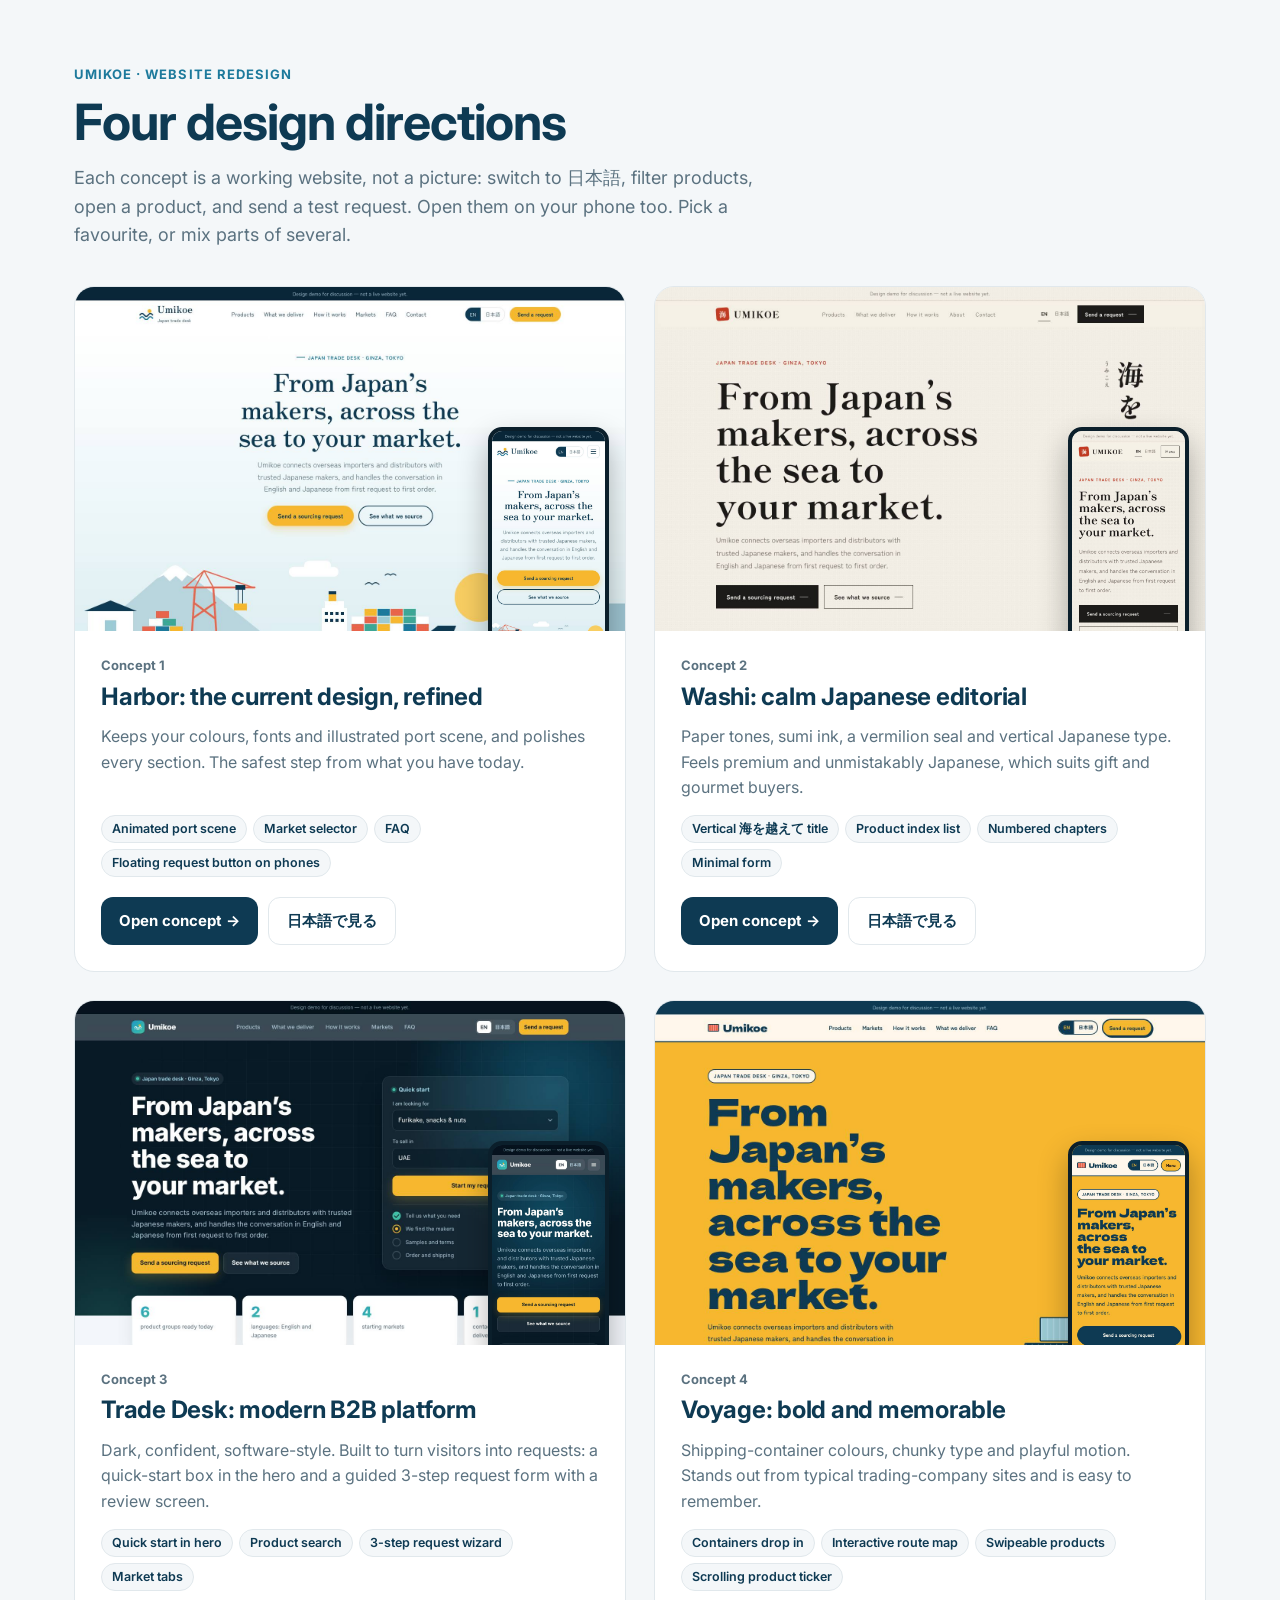
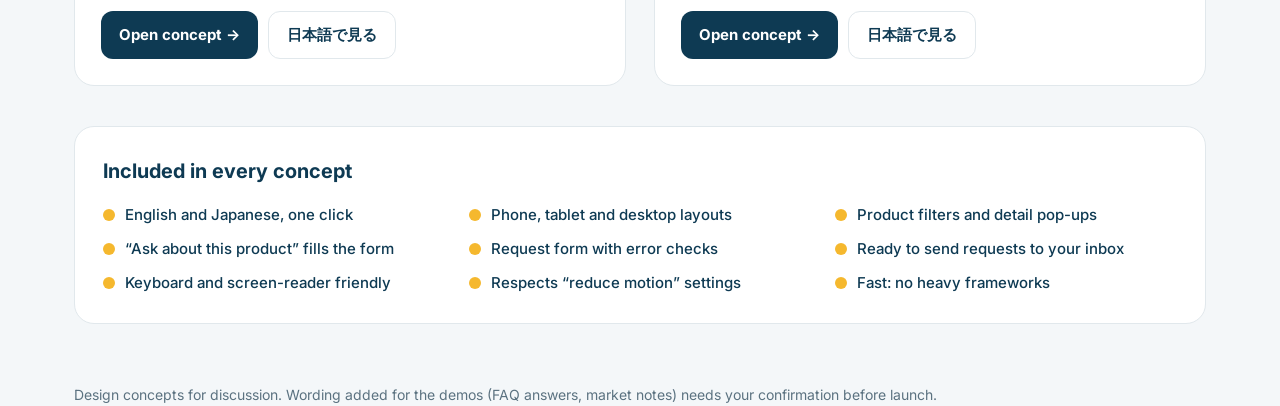
<file: umikoe-demos/index.html>
<!DOCTYPE html>
<html lang="en">
<head>
<meta charset="UTF-8">
<meta name="viewport" content="width=device-width, initial-scale=1">
<title>Umikoe Website Concepts</title>
<link rel="preconnect" href="https://fonts.googleapis.com"><link rel="preconnect" href="https://fonts.gstatic.com" crossorigin>
<link href="https://fonts.googleapis.com/css2?family=Inter:wght@400;500;600;700;800&display=swap" rel="stylesheet">
<style>
  :root{--ink:#0E3A53;--mute:#5B7280;--line:#E1E8EC;--bg:#F4F7F9;--sun:#F5B82E}
  *{box-sizing:border-box;margin:0;padding:0}
  body{font-family:Inter,system-ui,sans-serif;color:var(--ink);background:var(--bg);line-height:1.6;-webkit-font-smoothing:antialiased}
  .wrap{max-width:1180px;margin:0 auto;padding:0 24px}
  header.wrap{padding-top:64px;padding-bottom:36px}
  .k{font-size:13px;font-weight:700;letter-spacing:.08em;text-transform:uppercase;color:#1D7A9C}
  h1{font-size:clamp(30px,4.4vw,50px);line-height:1.1;letter-spacing:-.02em;margin-top:10px}
  header p{color:var(--mute);font-size:18px;max-width:64ch;margin-top:14px}
  .grid{display:grid;grid-template-columns:1fr 1fr;gap:28px;padding-bottom:40px}
  .card{background:#fff;border:1px solid var(--line);border-radius:20px;overflow:hidden;display:flex;flex-direction:column;transition:box-shadow .25s,transform .25s}
  .card:hover{box-shadow:0 24px 50px rgba(14,58,83,.12);transform:translateY(-3px)}
  .shots{position:relative;background:#E9EFF2;aspect-ratio:16/10;overflow:hidden}
  .shots img.d{width:100%;height:100%;object-fit:cover;object-position:top;display:block}
  .shots img.m{position:absolute;right:16px;bottom:-30px;width:22%;border-radius:14px;border:4px solid #0B1F2B;box-shadow:0 14px 30px rgba(0,0,0,.3)}
  .body{padding:24px 26px 26px;display:flex;flex-direction:column;flex:1}
  .num{font-size:13px;font-weight:700;color:var(--mute)}
  h2{font-size:24px;letter-spacing:-.01em;margin-top:2px}
  .body p{color:var(--mute);margin-top:8px;flex:1}
  ul{list-style:none;margin-top:14px;display:flex;flex-wrap:wrap;gap:6px}
  li{font-size:12.5px;font-weight:600;background:var(--bg);border:1px solid var(--line);border-radius:999px;padding:3px 10px}
  .actions{display:flex;gap:10px;margin-top:20px;flex-wrap:wrap}
  .btn{display:inline-flex;align-items:center;gap:6px;font-weight:700;font-size:15px;text-decoration:none;padding:11px 18px;border-radius:12px;background:var(--ink);color:#fff}
  .btn.alt{background:#fff;color:var(--ink);border:1px solid var(--line)}
  .common{background:#fff;border:1px solid var(--line);border-radius:20px;padding:28px;margin-bottom:60px}
  .common h3{font-size:20px}
  .common ul{display:grid;grid-template-columns:repeat(3,1fr);gap:10px 24px;margin-top:16px}
  .common li{background:none;border:0;padding:0 0 0 22px;font-size:15px;font-weight:500;border-radius:0;position:relative}
  .common li::before{content:"";position:absolute;left:0;top:6px;width:12px;height:12px;border-radius:50%;background:var(--sun)}
  footer{padding:0 0 50px;color:var(--mute);font-size:14px}
  @media (max-width:860px){.grid{grid-template-columns:1fr}.common ul{grid-template-columns:1fr}}
</style>
</head>
<body>
<header class="wrap">
  <div class="k">Umikoe · website redesign</div>
  <h1>Four design directions</h1>
  <p>Each concept is a working website, not a picture: switch to 日本語, filter products, open a product, and send a test request. Open them on your phone too. Pick a favourite, or mix parts of several.</p>
</header>

<main class="wrap">
  <div class="grid">
    <article class="card">
      <div class="shots"><img class="d" src="screenshots/demo-1-harbor.jpg" alt="Harbor concept, desktop"><img class="m" src="screenshots/demo-1-harbor-mobile.jpg" alt="Harbor concept, phone"></div>
      <div class="body">
        <span class="num">Concept 1</span>
        <h2>Harbor: the current design, refined</h2>
        <p>Keeps your colours, fonts and illustrated port scene, and polishes every section. The safest step from what you have today.</p>
        <ul><li>Animated port scene</li><li>Market selector</li><li>FAQ</li><li>Floating request button on phones</li></ul>
        <div class="actions"><a class="btn" href="demo-1-harbor.html">Open concept →</a><a class="btn alt" href="demo-1-harbor.html?lang=ja">日本語で見る</a></div>
      </div>
    </article>

    <article class="card">
      <div class="shots"><img class="d" src="screenshots/demo-2-washi.jpg" alt="Washi concept, desktop"><img class="m" src="screenshots/demo-2-washi-mobile.jpg" alt="Washi concept, phone"></div>
      <div class="body">
        <span class="num">Concept 2</span>
        <h2>Washi: calm Japanese editorial</h2>
        <p>Paper tones, sumi ink, a vermilion seal and vertical Japanese type. Feels premium and unmistakably Japanese, which suits gift and gourmet buyers.</p>
        <ul><li>Vertical 海を越えて title</li><li>Product index list</li><li>Numbered chapters</li><li>Minimal form</li></ul>
        <div class="actions"><a class="btn" href="demo-2-washi.html">Open concept →</a><a class="btn alt" href="demo-2-washi.html?lang=ja">日本語で見る</a></div>
      </div>
    </article>

    <article class="card">
      <div class="shots"><img class="d" src="screenshots/demo-3-tradedesk.jpg" alt="Trade Desk concept, desktop"><img class="m" src="screenshots/demo-3-tradedesk-mobile.jpg" alt="Trade Desk concept, phone"></div>
      <div class="body">
        <span class="num">Concept 3</span>
        <h2>Trade Desk: modern B2B platform</h2>
        <p>Dark, confident, software-style. Built to turn visitors into requests: a quick-start box in the hero and a guided 3-step request form with a review screen.</p>
        <ul><li>Quick start in hero</li><li>Product search</li><li>3-step request wizard</li><li>Market tabs</li></ul>
        <div class="actions"><a class="btn" href="demo-3-tradedesk.html">Open concept →</a><a class="btn alt" href="demo-3-tradedesk.html?lang=ja">日本語で見る</a></div>
      </div>
    </article>

    <article class="card">
      <div class="shots"><img class="d" src="screenshots/demo-4-voyage.jpg" alt="Voyage concept, desktop"><img class="m" src="screenshots/demo-4-voyage-mobile.jpg" alt="Voyage concept, phone"></div>
      <div class="body">
        <span class="num">Concept 4</span>
        <h2>Voyage: bold and memorable</h2>
        <p>Shipping-container colours, chunky type and playful motion. Stands out from typical trading-company sites and is easy to remember.</p>
        <ul><li>Containers drop in</li><li>Interactive route map</li><li>Swipeable products</li><li>Scrolling product ticker</li></ul>
        <div class="actions"><a class="btn" href="demo-4-voyage.html">Open concept →</a><a class="btn alt" href="demo-4-voyage.html?lang=ja">日本語で見る</a></div>
      </div>
    </article>
  </div>

  <section class="common">
    <h3>Included in every concept</h3>
    <ul>
      <li>English and Japanese, one click</li>
      <li>Phone, tablet and desktop layouts</li>
      <li>Product filters and detail pop-ups</li>
      <li>“Ask about this product” fills the form</li>
      <li>Request form with error checks</li>
      <li>Ready to send requests to your inbox</li>
      <li>Keyboard and screen-reader friendly</li>
      <li>Respects “reduce motion” settings</li>
      <li>Fast: no heavy frameworks</li>
    </ul>
  </section>
</main>
<footer class="wrap">Design concepts for discussion. Wording added for the demos (FAQ answers, market notes) needs your confirmation before launch.</footer>
</body>
</html>
</file>
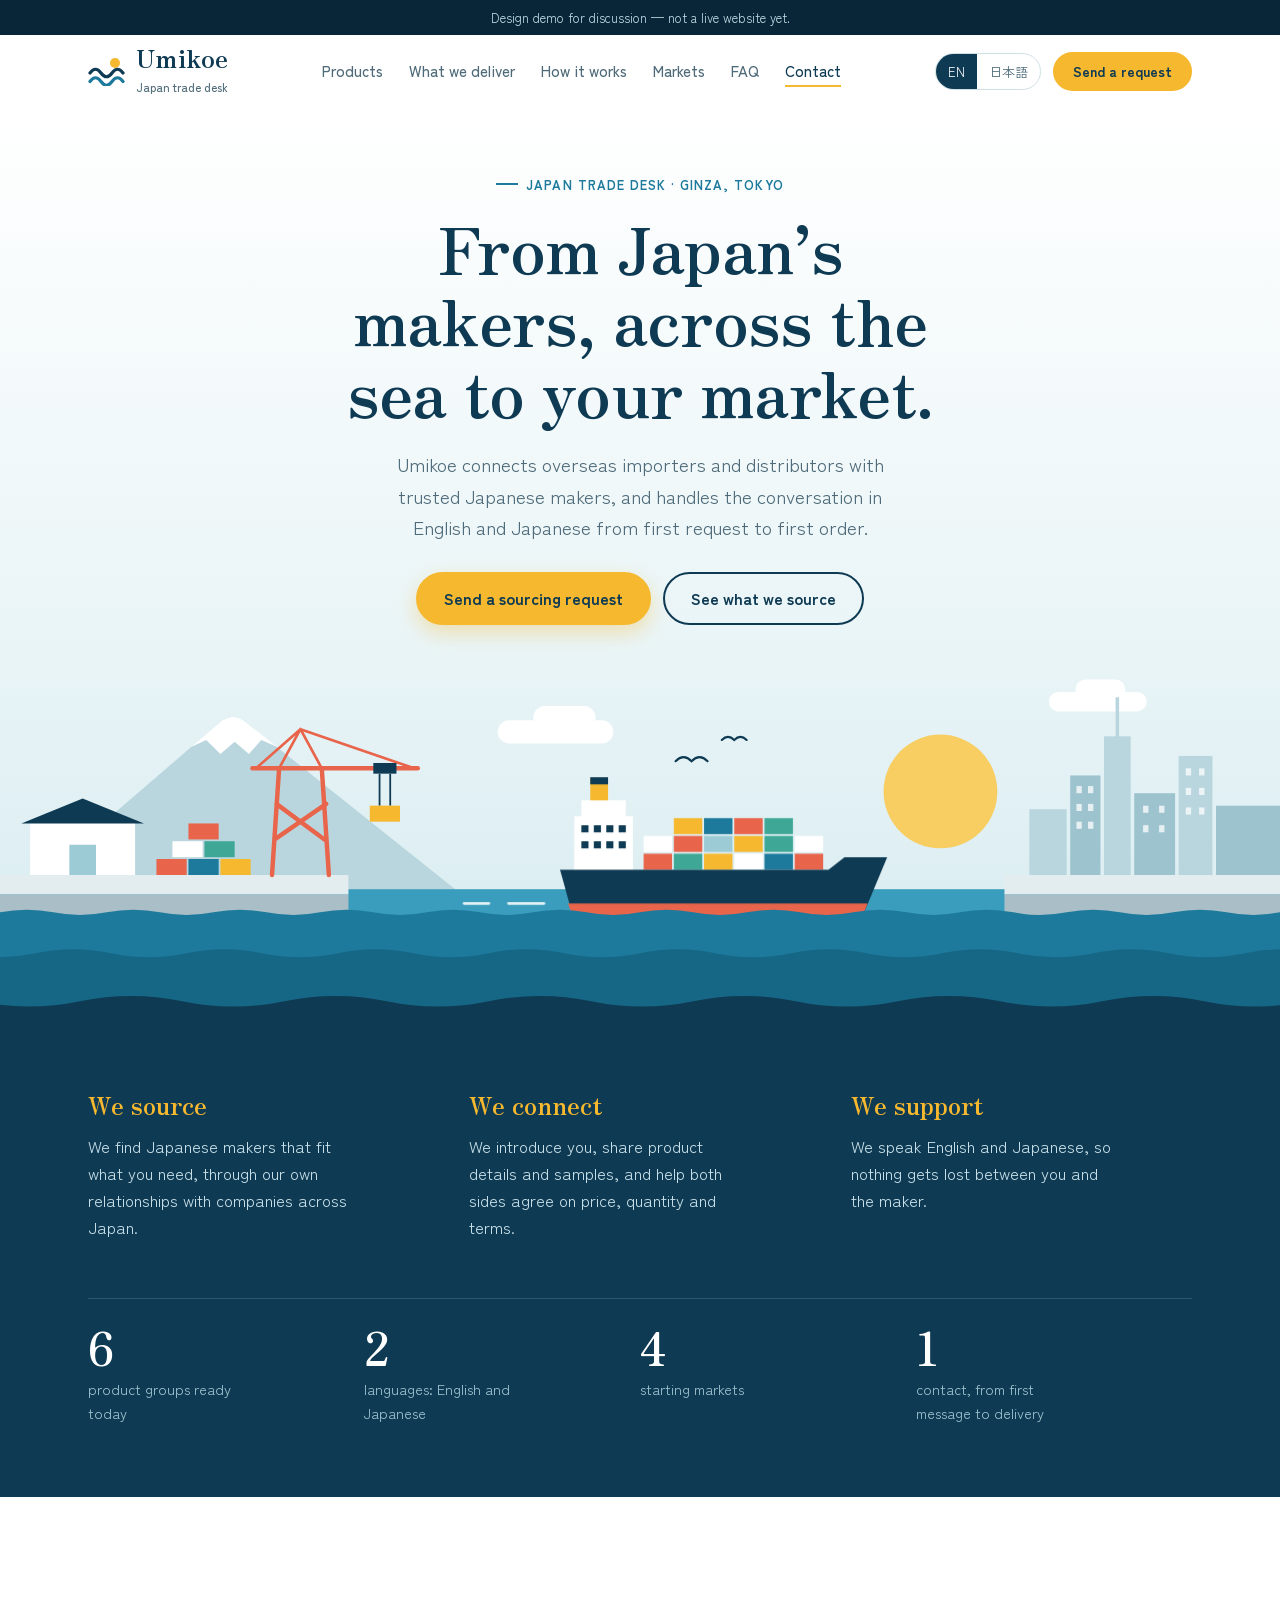
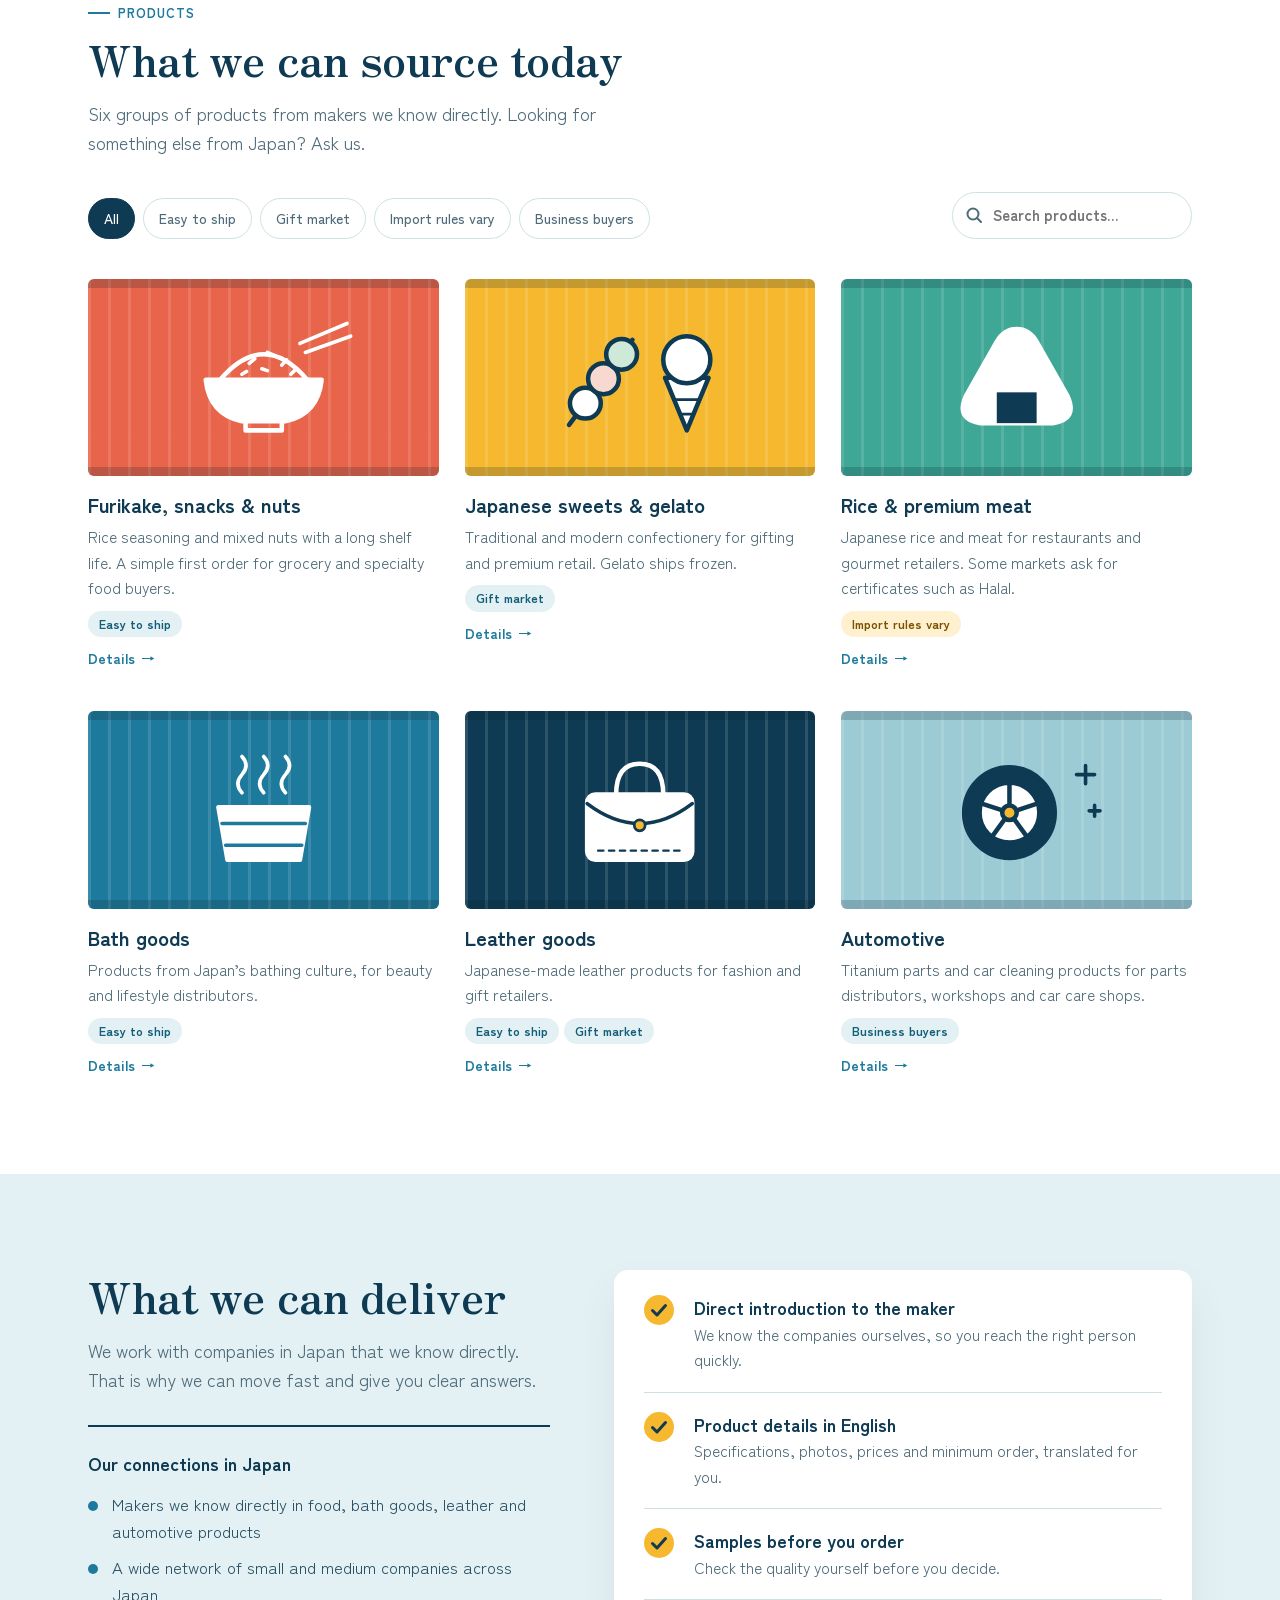
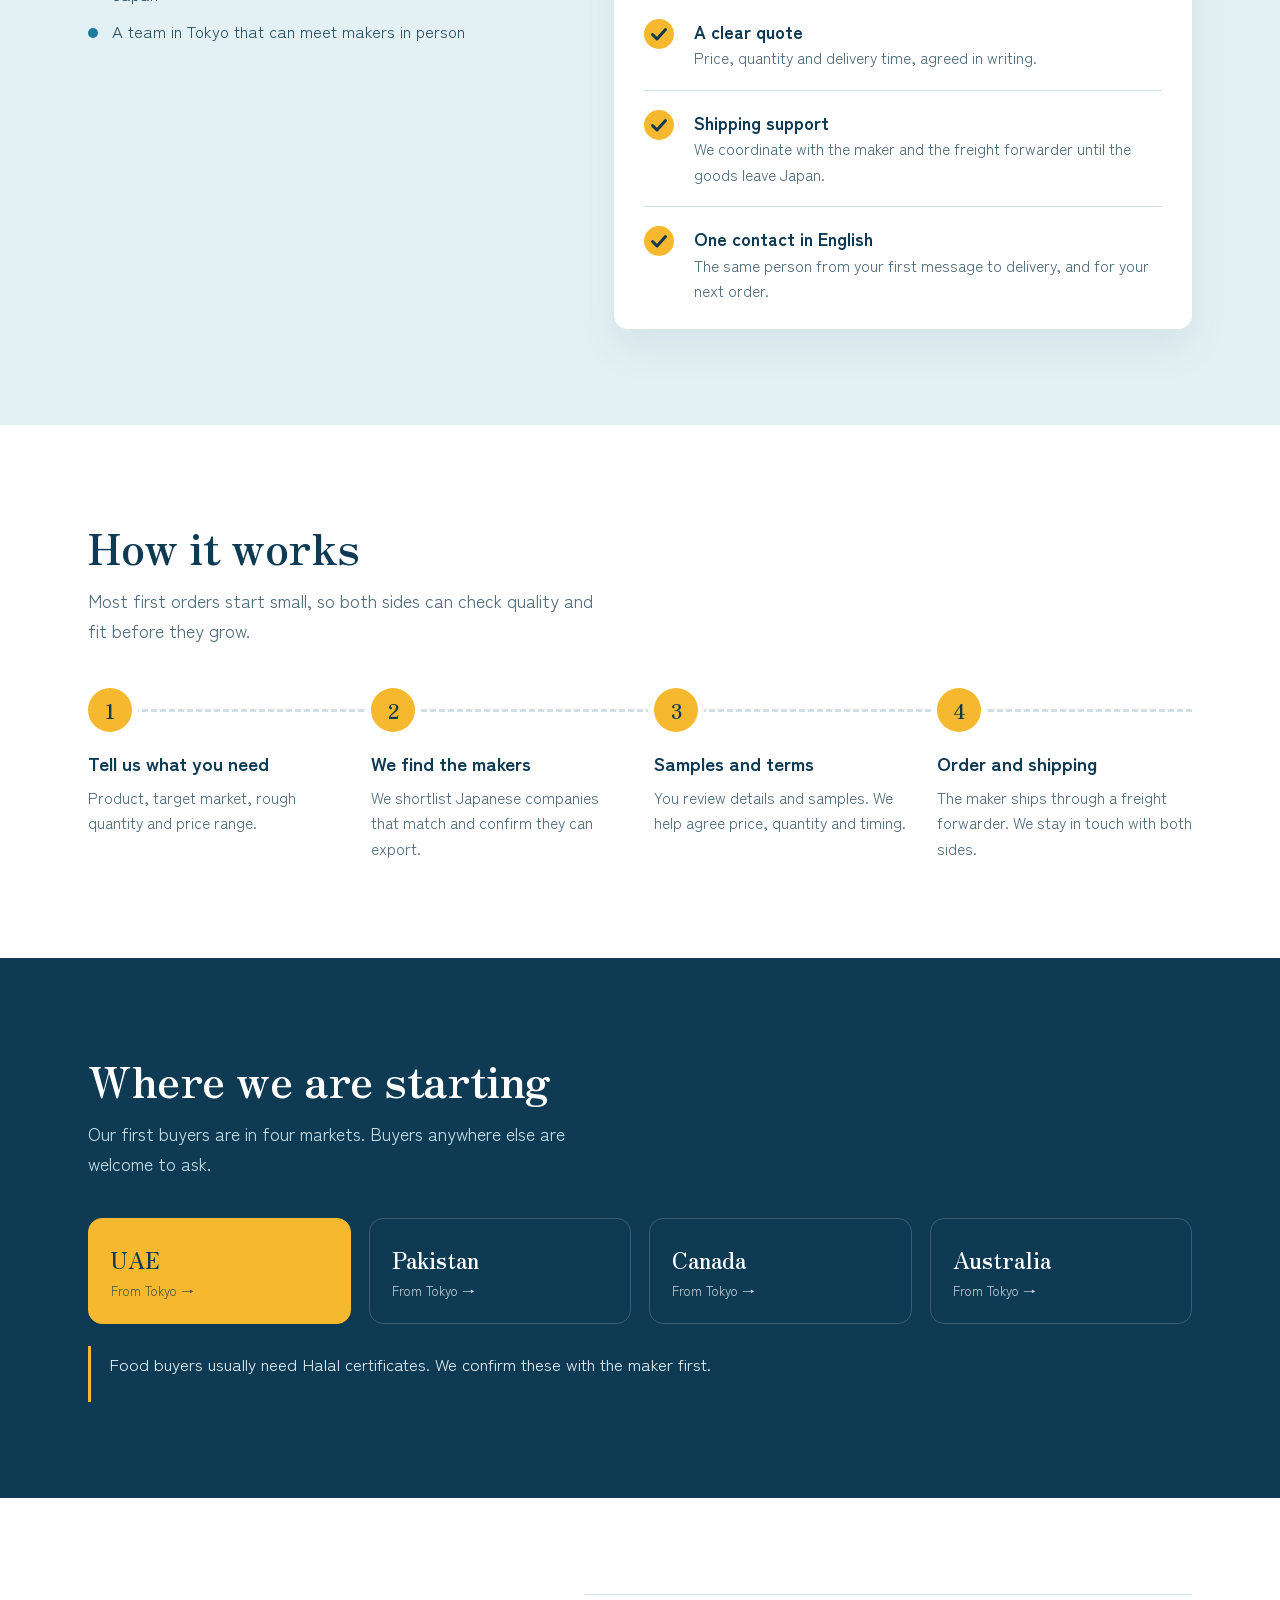
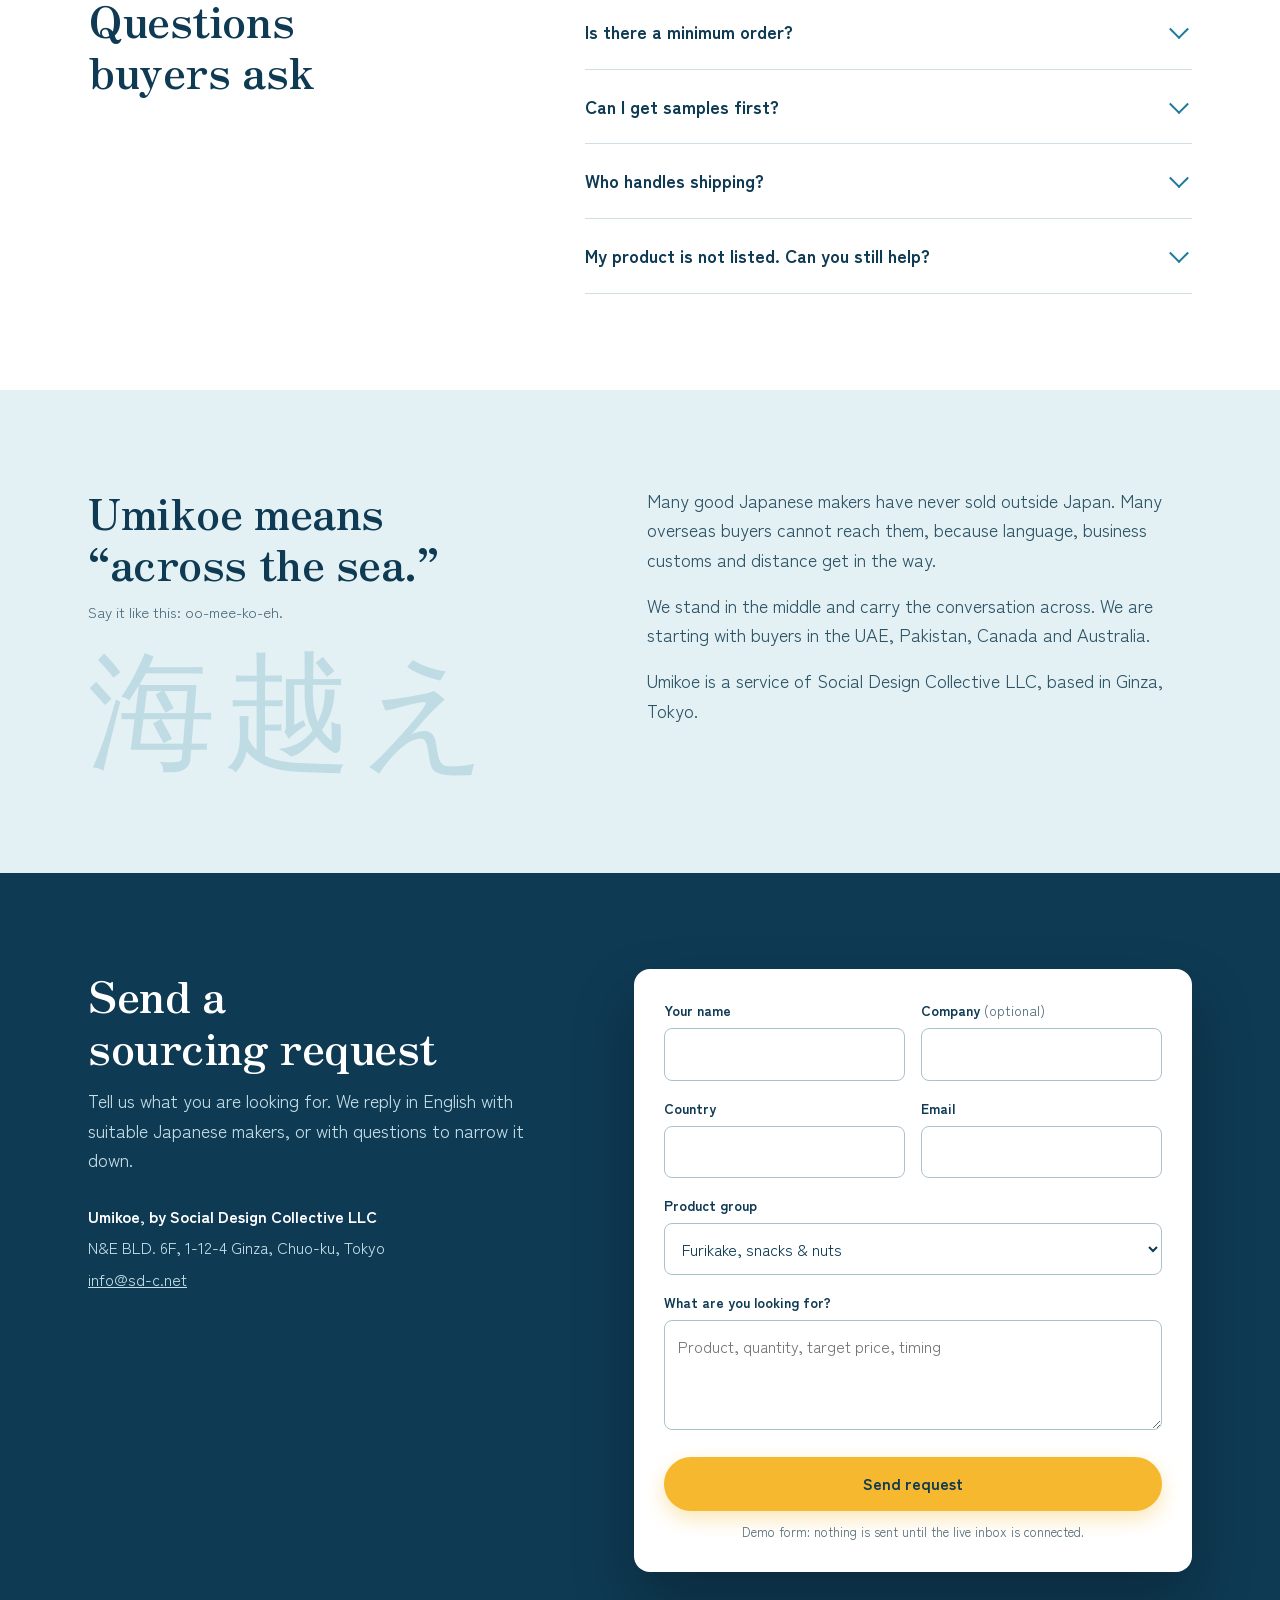
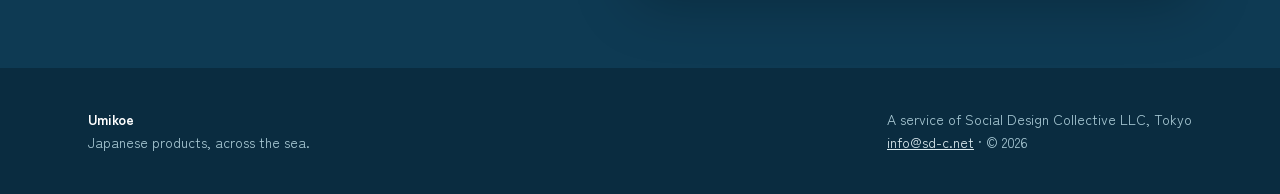
<file: umikoe-demos/demo-1-harbor.html>
<!DOCTYPE html>
<html lang="en">
<head>
<meta charset="UTF-8">
<meta name="viewport" content="width=device-width, initial-scale=1">
<title data-i18n="meta.title">Umikoe — Japan trade desk</title>
<meta name="description" content="Umikoe connects overseas importers and distributors with trusted Japanese makers, in English and Japanese.">
<meta name="theme-color" content="#0E3A53">
<script>document.documentElement.className+=' js'</script>
<link rel="preconnect" href="https://fonts.googleapis.com"><link rel="preconnect" href="https://fonts.gstatic.com" crossorigin>
<link href="https://fonts.googleapis.com/css2?family=Zen+Kaku+Gothic+New:wght@400;500;700&family=Zen+Old+Mincho:wght@700;900&display=swap" rel="stylesheet">
<link rel="stylesheet" href="assets/base.css">
<style>
  :root{
    --ink:#0E3A53; --sea:#1D7A9C; --shallow:#E4F1F4; --sun:#F5B82E; --coral:#E8644A;
    --mute:#4F6B79; --line:#CFE0E5; --white:#FFFFFF;
    --display:'Zen Old Mincho','Hiragino Mincho ProN','Yu Mincho',Georgia,serif;
    --text:'Zen Kaku Gothic New','Hiragino Sans','Noto Sans JP',system-ui,sans-serif;
    --u-display:var(--display); --u-ink:var(--ink); --u-mute:var(--mute); --u-line:var(--line); --u-accent:var(--sun);
  }
  *{box-sizing:border-box;margin:0;padding:0}
  html{scroll-behavior:smooth;scroll-padding-top:84px}
  @media (prefers-reduced-motion:reduce){html{scroll-behavior:auto}}
  body{font-family:var(--text);color:var(--ink);background:var(--white);line-height:1.65;font-size:17px;-webkit-font-smoothing:antialiased;overflow-x:hidden}
  body[data-lang="ja"]{line-height:1.85;font-size:16.5px}
  a{color:inherit}
  :focus-visible{outline:3px solid var(--sea);outline-offset:3px;border-radius:3px}
  .wrap{max-width:1160px;margin:0 auto;padding:0 28px}
  h1,h2{font-family:var(--display);font-weight:900;letter-spacing:-.01em;text-wrap:balance}
  h2{font-size:clamp(28px,3.4vw,44px);line-height:1.18}
  .eyebrow{display:inline-flex;align-items:center;gap:8px;font-size:13px;font-weight:700;letter-spacing:.08em;text-transform:uppercase;color:var(--sea)}
  .eyebrow::before{content:"";width:22px;height:2px;background:currentColor}
  .sub{margin-top:14px;color:var(--mute);max-width:58ch;font-size:18px}

  .demo{background:#082638;color:#BFDCE6;font-size:13px;text-align:center;padding:7px 16px}

  /* header */
  .top{background:rgba(255,255,255,.86);backdrop-filter:saturate(1.6) blur(12px);-webkit-backdrop-filter:saturate(1.6) blur(12px);position:sticky;top:0;z-index:20;border-bottom:1px solid transparent;transition:border-color .2s,box-shadow .2s}
  .top.scrolled{border-color:var(--line);box-shadow:0 6px 24px rgba(14,58,83,.06)}
  .nav{display:flex;align-items:center;justify-content:space-between;height:72px;gap:18px}
  .brand{display:flex;align-items:center;gap:10px;text-decoration:none}
  .brand b{font-family:var(--display);font-weight:900;font-size:25px;line-height:1;letter-spacing:.01em}
  .brand small{display:block;font-size:11.5px;color:var(--mute);font-weight:500;margin-top:3px}
  .links{display:flex;gap:26px;list-style:none;font-size:15px;font-weight:500}
  .links a{text-decoration:none;color:var(--mute);position:relative;padding:6px 0}
  .links a::after{content:"";position:absolute;left:0;right:0;bottom:0;height:2px;background:var(--sun);transform:scaleX(0);transition:transform .25s}
  .links a:hover,.links a.active{color:var(--ink)}
  .links a.active::after,.links a:hover::after{transform:scaleX(1)}
  .right{display:flex;align-items:center;gap:12px}
  .lang{display:flex;border:1px solid var(--line);border-radius:999px;overflow:hidden;font-size:13px;flex-shrink:0;background:var(--white)}
  .lang button{border:0;background:none;padding:7px 12px;cursor:pointer;font:inherit;color:var(--mute)}
  .lang button[aria-pressed="true"]{background:var(--ink);color:var(--white)}
  .burger{display:none;width:44px;height:44px;border-radius:12px;border:1px solid var(--line);background:var(--white);cursor:pointer;align-items:center;justify-content:center}
  .burger span,.burger span::before,.burger span::after{display:block;width:18px;height:2px;background:var(--ink);border-radius:2px;position:relative;transition:transform .25s,background .25s}
  .burger span::before,.burger span::after{content:"";position:absolute;left:0}
  .burger span::before{top:-6px}.burger span::after{top:6px}
  .menu-open .burger span{background:transparent}
  .menu-open .burger span::before{transform:translateY(6px) rotate(45deg)}
  .menu-open .burger span::after{transform:translateY(-6px) rotate(-45deg)}

  .btn{display:inline-flex;align-items:center;justify-content:center;gap:8px;padding:15px 26px;border-radius:999px;font-weight:700;font-size:16px;text-decoration:none;font-family:inherit;border:2px solid var(--ink);cursor:pointer;line-height:1.2;transition:transform .15s,background .2s,box-shadow .2s}
  .btn:hover{transform:translateY(-1px)}
  .btn.go{background:var(--sun);border-color:var(--sun);color:var(--ink);box-shadow:0 8px 20px rgba(245,184,46,.35)}
  .btn.go:hover{background:#FFC84A;border-color:#FFC84A}
  .btn.plain{background:transparent;color:var(--ink)}
  .btn.plain:hover{background:var(--white)}
  .btn.small{padding:9px 18px;font-size:14px;box-shadow:none}
  .btn[disabled]{opacity:.7;cursor:progress;transform:none}

  /* hero */
  .hero{background:linear-gradient(#FFFFFF 0%,#EAF5F7 55%,#D5EAEF 100%);text-align:center;padding-top:56px}
  .hero h1{font-size:clamp(34px,5vw,64px);line-height:1.12;max-width:22ch;margin:16px auto 0}
  body[data-lang="ja"] .hero h1{font-size:clamp(30px,4.4vw,56px);line-height:1.3}
  .hero .lead{margin:22px auto 0;font-size:19px;color:var(--mute);max-width:56ch}
  .cta{display:flex;flex-wrap:wrap;gap:12px;margin-top:30px;justify-content:center}
  .scene-box{margin-top:-3vw;line-height:0;overflow:hidden}
  .scene{display:block;width:100%;height:auto}
  @media (prefers-reduced-motion:no-preference){
    .ship{animation:sail 7s cubic-bezier(.2,.7,.2,1) both}
    .bob{animation:bob 5s ease-in-out 7s infinite}
    .wave1{animation:drift 9s linear infinite}
    .wave2{animation:drift2 13s linear infinite}
    @keyframes sail{from{transform:translateX(-110px)}to{transform:translateX(0)}}
    @keyframes bob{0%,100%{transform:translateY(0)}50%{transform:translateY(3px)}}
    @keyframes drift{from{transform:translateX(0)}to{transform:translateX(120px)}}
    @keyframes drift2{from{transform:translateX(0)}to{transform:translateX(-170px)}}
  }

  .does{background:var(--ink);color:var(--white);padding:36px 0 72px}
  .three{display:grid;grid-template-columns:repeat(3,1fr);gap:40px}
  .three h3{font-family:var(--display);font-weight:900;font-size:24px;margin-bottom:8px;color:var(--sun)}
  .three p{color:#C5DEE7;font-size:16.5px;max-width:34ch}
  .facts{display:grid;grid-template-columns:repeat(4,1fr);gap:0;margin-top:56px;border-top:1px solid rgba(255,255,255,.14)}
  .facts div{padding:24px 20px 0 0}
  .facts b{display:block;font-family:var(--display);font-size:46px;line-height:1;color:var(--white)}
  .facts span{display:block;margin-top:8px;font-size:14.5px;color:#9FC3D0;max-width:22ch}

  section{padding:96px 0}

  /* catalogue */
  .cat-head{display:flex;justify-content:space-between;align-items:end;gap:24px;flex-wrap:wrap}
  .tools{display:flex;flex-wrap:wrap;gap:12px;align-items:center;margin-top:34px}
  .chips{display:flex;flex-wrap:wrap;gap:8px}
  .chip{border:1px solid var(--line);background:var(--white);color:var(--mute);font:inherit;font-size:14px;font-weight:500;padding:8px 15px;border-radius:999px;cursor:pointer;transition:all .2s}
  .chip:hover{border-color:var(--sea);color:var(--ink)}
  .chip[aria-pressed="true"]{background:var(--ink);border-color:var(--ink);color:var(--white)}
  .search{position:relative;margin-left:auto;min-width:240px}
  .search input{width:100%;font:inherit;font-size:15px;padding:10px 14px 10px 40px;border:1px solid var(--line);border-radius:999px;color:var(--ink);background:var(--white)}
  .search svg{position:absolute;left:14px;top:50%;transform:translateY(-50%)}
  .tiles{display:grid;grid-template-columns:repeat(3,1fr);gap:40px 26px;margin-top:34px}
  .tile{display:block;text-align:left;background:none;border:0;padding:0;font:inherit;color:inherit;cursor:pointer;text-decoration:none}
  .box{position:relative;aspect-ratio:16/9;border-radius:6px;overflow:hidden;display:flex;align-items:center;justify-content:center;
       background-image:repeating-linear-gradient(90deg,rgba(255,255,255,.13) 0 3px,rgba(255,255,255,0) 3px 20px);transition:transform .35s cubic-bezier(.2,.7,.2,1),box-shadow .35s}
  .box::before,.box::after{content:"";position:absolute;left:0;right:0;height:9px;background:rgba(6,30,45,.2)}
  .box::before{top:0}.box::after{bottom:0}
  .box svg{width:62%;height:auto;position:relative;transition:transform .35s}
  .tile:hover .box{transform:translateY(-6px) rotate(-.6deg);box-shadow:0 18px 30px rgba(14,58,83,.18)}
  .tile:hover .box svg{transform:scale(1.05)}
  .tile h3{font-size:20px;font-weight:700;margin-top:16px;line-height:1.3}
  .tile p{font-size:15.5px;color:var(--mute);margin-top:6px}
  .tile .more{display:inline-flex;align-items:center;gap:6px;margin-top:10px;font-size:14px;font-weight:700;color:var(--sea)}
  .tile .more::after{content:"→";transition:transform .2s}
  .tile:hover .more::after{transform:translateX(4px)}
  .tag{display:inline-block;font-size:12.5px;font-weight:700;padding:3px 11px;border-radius:999px;margin-top:10px;background:var(--shallow);color:#145E79}
  .tag--rules{background:#FFF1CF;color:#7A5200}
  .empty{margin-top:30px;padding:26px;border:2px dashed var(--line);border-radius:12px;color:var(--mute);text-align:center}

  .deliver{background:var(--shallow)}
  .deliver-grid{display:grid;grid-template-columns:1fr 1.25fr;gap:64px;align-items:start}
  .conn{margin-top:30px;padding-top:22px;border-top:2px solid var(--ink)}
  .conn h3{font-size:18px;font-weight:700;margin-bottom:12px}
  .conn ul{list-style:none}
  .conn li{position:relative;padding-left:24px;margin-bottom:9px;color:#2B5265;font-size:16.5px}
  .conn li::before{content:"";position:absolute;left:0;top:.6em;width:10px;height:10px;border-radius:50%;background:var(--sea)}
  .dlist{list-style:none;background:var(--white);border-radius:14px;padding:6px 30px;box-shadow:0 20px 40px rgba(14,58,83,.07)}
  .dlist li{display:grid;grid-template-columns:34px 1fr;gap:16px;padding:19px 0;border-bottom:1px solid var(--line);align-items:start}
  .dlist li:last-child{border-bottom:0}
  .dlist b{display:block;font-size:18px;line-height:1.35}
  .dlist span{display:block;font-size:15.5px;color:var(--mute);margin-top:2px}

  .steps{list-style:none;display:grid;grid-template-columns:repeat(4,1fr);gap:28px;margin-top:64px;counter-reset:s;position:relative}
  .steps::before{content:"";position:absolute;top:0;left:0;right:0;border-top:3px dashed var(--line)}
  .steps li{counter-increment:s;position:relative;padding-top:38px}
  .steps li::before{content:counter(s);position:absolute;top:-21px;left:0;width:44px;height:44px;border-radius:50%;background:var(--sun);color:var(--ink);
       font-family:var(--display);font-weight:900;font-size:20px;display:flex;align-items:center;justify-content:center;box-shadow:0 0 0 6px var(--white)}
  .steps h3{font-size:19px;font-weight:700;margin-bottom:6px}
  .steps p{font-size:15.5px;color:var(--mute)}

  /* markets */
  .markets{background:var(--ink);color:var(--white)}
  .markets .sub{color:#C5DEE7}
  .mk{display:grid;grid-template-columns:repeat(4,1fr);gap:18px;margin-top:40px}
  .mk button{all:unset;box-sizing:border-box;cursor:pointer;border:1px solid rgba(255,255,255,.18);border-radius:14px;padding:22px;transition:all .2s;display:block}
  .mk button:hover{border-color:var(--sun)}
  .mk button:focus-visible{outline:3px solid var(--sun);outline-offset:3px}
  .mk button[aria-pressed="true"]{background:var(--sun);border-color:var(--sun);color:var(--ink)}
  .mk b{font-family:var(--display);font-size:22px;display:block}
  .mk small{display:block;font-size:13px;opacity:.75;margin-top:2px}
  .mk-note{margin-top:22px;min-height:56px;font-size:17px;color:#E1EEF2;max-width:70ch;border-left:3px solid var(--sun);padding:4px 0 4px 18px}

  /* faq */
  .faq-grid{display:grid;grid-template-columns:1fr 1.4fr;gap:64px;align-items:start}
  details{border-bottom:1px solid var(--line)}
  details:first-child{border-top:1px solid var(--line)}
  summary{list-style:none;cursor:pointer;padding:22px 44px 22px 0;font-weight:700;font-size:18px;position:relative}
  summary::-webkit-details-marker{display:none}
  summary::after{content:"";position:absolute;right:6px;top:50%;width:12px;height:12px;border-right:2.5px solid var(--sea);border-bottom:2.5px solid var(--sea);transform:translateY(-70%) rotate(45deg);transition:transform .25s}
  details[open] summary::after{transform:translateY(-30%) rotate(-135deg)}
  details p{padding:0 0 22px;color:var(--mute);max-width:60ch}

  .story{background:var(--shallow)}
  .story-grid{display:grid;grid-template-columns:1fr 1.1fr;gap:64px;align-items:start}
  .say{font-size:15px;color:var(--mute);margin-top:12px}
  .story p.body{font-size:18px;color:#2B5265}
  .story p.body+p.body{margin-top:16px}
  .kanji{font-family:var(--display);font-size:clamp(70px,10vw,130px);line-height:1;color:var(--sea);opacity:.18;margin-top:24px;letter-spacing:.06em}

  .contact{background:var(--ink);color:var(--white)}
  .contact .sub{color:#C5DEE7}
  .formgrid{display:grid;grid-template-columns:1fr 1.15fr;gap:60px;align-items:start}
  .where{margin-top:28px;font-size:16px;color:#C5DEE7}
  .where p{margin-bottom:5px}
  .where strong{color:var(--white)}
  .formcard{background:var(--white);color:var(--ink);border-radius:16px;padding:30px;box-shadow:0 30px 60px rgba(0,0,0,.25)}
  .row2{display:grid;grid-template-columns:1fr 1fr;gap:16px}
  label{display:block;font-size:14px;font-weight:700;margin-bottom:6px}
  label .opt{font-weight:400;color:var(--mute)}
  input,select,textarea{width:100%;font:inherit;font-size:16px;padding:12px 13px;border:1px solid #A9C3CC;border-radius:8px;color:var(--ink);background:var(--white);transition:border-color .2s,box-shadow .2s}
  input:focus,select:focus,textarea:focus{outline:none;border-color:var(--sea);box-shadow:0 0 0 4px rgba(29,122,156,.15)}
  textarea{min-height:110px;resize:vertical}
  .field{margin-bottom:16px}
  .formcard .btn{width:100%;margin-top:4px}
  .formnote{font-size:13px;color:var(--mute);margin-top:10px;text-align:center}

  footer{background:#0A2C40;color:#A9C9D4;padding:40px 0;font-size:14px}
  .foot{display:flex;flex-wrap:wrap;justify-content:space-between;gap:16px;align-items:center}
  footer strong{color:var(--white)}
  footer a{color:#DCEBF0}

  .float-cta{position:fixed;right:18px;bottom:18px;z-index:15;display:none}
  .to-top{position:fixed;right:18px;bottom:18px;z-index:14;width:46px;height:46px;border-radius:50%;background:var(--ink);color:var(--white);display:flex;align-items:center;justify-content:center;text-decoration:none;opacity:0;pointer-events:none;transition:opacity .3s;box-shadow:0 8px 20px rgba(0,0,0,.2)}
  .to-top.show{opacity:1;pointer-events:auto}

  @media (max-width:960px){
    .burger{display:flex}
    .right .btn{display:none}
    .links{position:fixed;inset:72px 0 auto 0;flex-direction:column;gap:0;background:var(--white);padding:8px 28px 24px;border-bottom:1px solid var(--line);
      box-shadow:0 20px 30px rgba(14,58,83,.12);transform:translateY(-12px);opacity:0;pointer-events:none;transition:all .25s}
    .links a{display:block;padding:14px 0;font-size:18px;border-bottom:1px solid var(--line)}
    .links a::after{display:none}
    .menu-open .links{transform:none;opacity:1;pointer-events:auto}
    .hero{padding-top:44px}
    .scene-box{margin-top:0}
    .scene{width:160%;margin-left:-26%}
    .three{grid-template-columns:1fr;gap:26px}
    .three p{max-width:none}
    .facts{grid-template-columns:1fr 1fr}
    .tiles{grid-template-columns:1fr 1fr}
    .search{margin-left:0;flex:1 1 100%}
    .story-grid,.formgrid,.deliver-grid,.faq-grid{grid-template-columns:1fr;gap:30px}
    .steps{grid-template-columns:1fr 1fr;row-gap:60px}
    .steps::before{display:none}
    .steps li::before{box-shadow:none}
    .mk{grid-template-columns:1fr 1fr}
    section{padding:64px 0}
    .does{padding:28px 0 56px}
    .float-cta{display:inline-flex}
    .to-top{bottom:84px}
  }
  @media (max-width:560px){
    .wrap{padding-left:18px;padding-right:18px}
    .tiles{grid-template-columns:1fr;gap:32px}
    .steps{grid-template-columns:1fr;row-gap:52px}
    .row2{grid-template-columns:1fr}
    .hero .lead{font-size:17.5px}
    .cta .btn{width:100%}
    .formcard{padding:22px}
    .dlist{padding:4px 20px}
    .brand small{display:none}
    .lang button{padding:7px 10px}
  }
</style>
</head>
<body>
<a class="skip" href="#main">Skip to content</a>
<div class="demo" data-i18n="demo.banner">Design demo for discussion — not a live website yet.</div>

<header class="top" data-header>
  <div class="wrap nav">
    <a class="brand" href="#top" aria-label="Umikoe, home">
      <svg width="38" height="30" viewBox="0 0 38 30" aria-hidden="true">
        <circle cx="27" cy="7" r="5" fill="#F5B82E"/>
        <path d="M2 17 Q7.5 9.5 13 17 T24 17 T35 17" fill="none" stroke="#0E3A53" stroke-width="3.2" stroke-linecap="round"/>
        <path d="M2 25.5 Q7.5 18 13 25.5 T24 25.5 T35 25.5" fill="none" stroke="#1D7A9C" stroke-width="3.2" stroke-linecap="round"/>
      </svg>
      <span><b>Umikoe</b><small data-i18n="brand.sub">Japan trade desk</small></span>
    </a>
    <nav aria-label="Main" data-nav data-menu>
      <ul class="links" id="menu">
        <li><a href="#products" data-i18n="nav.products">Products</a></li>
        <li><a href="#deliver" data-i18n="nav.deliver">What we deliver</a></li>
        <li><a href="#how" data-i18n="nav.how">How it works</a></li>
        <li><a href="#markets" data-i18n="nav.markets">Markets</a></li>
        <li><a href="#faq" data-i18n="nav.faq">FAQ</a></li>
        <li><a href="#contact" data-i18n="nav.contact">Contact</a></li>
      </ul>
    </nav>
    <div class="right">
      <div class="lang" role="group" aria-label="Language">
        <button type="button" data-lang-btn="en" aria-pressed="true">EN</button>
        <button type="button" data-lang-btn="ja" aria-pressed="false" lang="ja">日本語</button>
      </div>
      <a class="btn go small" href="#contact" data-i18n="nav.cta">Send a request</a>
      <button class="burger" type="button" data-menu-toggle aria-controls="menu" aria-expanded="false" data-i18n-aria="menu" aria-label="Menu"><span></span></button>
    </div>
  </div>
</header>

<main id="main">
  <div class="hero" id="top">
    <div class="wrap">
      <span class="eyebrow" data-i18n="hero.eyebrow">Japan trade desk · Ginza, Tokyo</span>
      <h1 data-i18n="hero.title">From Japan’s makers, across the sea to your market.</h1>
      <p class="lead" data-i18n="hero.lead">Umikoe connects overseas importers and distributors with trusted Japanese makers, and handles the conversation in English and Japanese from first request to first order.</p>
      <div class="cta">
        <a class="btn go" href="#contact" data-i18n="hero.cta1">Send a sourcing request</a>
        <a class="btn plain" href="#products" data-i18n="hero.cta2">See what we source</a>
      </div>
    </div>
    <div class="scene-box">
<svg class="scene" viewBox="0 0 1440 520" role="img" aria-label="A cargo ship leaving a Japanese port with Mount Fuji behind it, sailing toward a city across the sea">
        <!-- sky -->
        <circle cx="1058" cy="230" r="64" fill="#F8CE62"/>
        <g fill="#FFFFFF">
          <rect x="560" y="150" width="130" height="26" rx="13"/><rect x="600" y="134" width="70" height="26" rx="13"/>
          <rect x="1180" y="118" width="110" height="22" rx="11"/><rect x="1210" y="104" width="56" height="22" rx="11"/>
        </g>
        <path d="M760 196 q9 -9 18 0 q9 -9 18 0 M812 172 q7 -7 14 0 q7 -7 14 0" fill="none" stroke="#0E3A53" stroke-width="2.4" stroke-linecap="round"/>

        <!-- Japan side -->
        <path d="M20 348 L250 150 Q262 142 274 150 L522 348 Z" fill="#B9D6DE"/>
        <path d="M250 150 Q262 142 274 150 L312 180 L294 172 L280 188 L264 174 L248 188 L232 172 L215 180 Z" fill="#FFFFFF"/>

        <!-- far sea -->
        <rect x="0" y="340" width="1440" height="180" fill="#3A9DBD"/>

        <!-- city side -->
        <g>
          <rect x="1158" y="250" width="42" height="80" fill="#B9D6DE"/>
          <rect x="1204" y="212" width="34" height="118" fill="#9CC3CE"/>
          <rect x="1242" y="168" width="30" height="162" fill="#B9D6DE"/><rect x="1255" y="124" width="4" height="46" fill="#B9D6DE"/>
          <rect x="1276" y="232" width="46" height="98" fill="#9CC3CE"/>
          <rect x="1326" y="190" width="38" height="140" fill="#B9D6DE"/>
          <rect x="1368" y="246" width="72" height="84" fill="#9CC3CE"/>
          <g fill="#FFFFFF" opacity=".75">
            <rect x="1211" y="224" width="6" height="8"/><rect x="1224" y="224" width="6" height="8"/><rect x="1211" y="244" width="6" height="8"/><rect x="1224" y="244" width="6" height="8"/><rect x="1211" y="264" width="6" height="8"/><rect x="1224" y="264" width="6" height="8"/>
            <rect x="1334" y="204" width="6" height="8"/><rect x="1349" y="204" width="6" height="8"/><rect x="1334" y="226" width="6" height="8"/><rect x="1349" y="226" width="6" height="8"/><rect x="1334" y="248" width="6" height="8"/><rect x="1349" y="248" width="6" height="8"/>
            <rect x="1286" y="246" width="6" height="8"/><rect x="1304" y="246" width="6" height="8"/><rect x="1286" y="268" width="6" height="8"/><rect x="1304" y="268" width="6" height="8"/>
          </g>
          <rect x="1130" y="324" width="310" height="22" fill="#E3ECEF"/>
          <rect x="1130" y="346" width="310" height="174" fill="#A9BEC6"/>
        </g>

        <!-- Japan quay -->
        <g>
          <rect x="0" y="324" width="392" height="22" fill="#E3ECEF"/>
          <rect x="0" y="346" width="392" height="174" fill="#A9BEC6"/>
          <!-- warehouse -->
          <rect x="34" y="264" width="118" height="60" fill="#FFFFFF"/>
          <path d="M24 266 L93 238 L162 266 Z" fill="#0E3A53"/>
          <rect x="78" y="290" width="30" height="34" fill="#9CCBD6"/>
          <!-- stacked containers -->
          <g>
            <rect x="176" y="306" width="34" height="18" fill="#E8644A"/><rect x="212" y="306" width="34" height="18" fill="#1D7A9C"/><rect x="248" y="306" width="34" height="18" fill="#F5B82E"/>
            <rect x="194" y="286" width="34" height="18" fill="#FFFFFF"/><rect x="230" y="286" width="34" height="18" fill="#3FA796"/>
            <rect x="212" y="266" width="34" height="18" fill="#E8644A"/>
          </g>
          <!-- crane -->
          <g fill="none" stroke="#E8644A" stroke-width="5" stroke-linecap="round" stroke-linejoin="round">
            <path d="M306 324 L314 204 M370 324 L362 204 M309 284 L367 244 M311 244 L365 284"/>
            <path d="M284 204 H470"/>
            <path d="M314 204 L338 160 L362 204 M338 160 L466 204 M338 160 L288 204" stroke-width="3"/>
          </g>
          <rect x="420" y="198" width="26" height="12" fill="#0E3A53"/>
          <path d="M427 210 V246 M439 210 V246" stroke="#0E3A53" stroke-width="2"/>
          <rect x="416" y="246" width="34" height="18" fill="#F5B82E"/>
        </g>

        <!-- ship -->
        <g class="ship"><g class="bob"><g transform="translate(630 0)">
          <path d="M-58 356 h40 M-108 356 h28" stroke="#FFFFFF" stroke-width="3" stroke-linecap="round" opacity=".85"/>
          <rect x="34" y="214" width="20" height="28" fill="#F5B82E"/><rect x="34" y="214" width="20" height="8" fill="#0E3A53"/>
          <rect x="24" y="240" width="50" height="20" fill="#FFFFFF"/>
          <rect x="16" y="258" width="66" height="62" fill="#FFFFFF"/>
          <g fill="#0E3A53"><rect x="24" y="268" width="8" height="8"/><rect x="38" y="268" width="8" height="8"/><rect x="52" y="268" width="8" height="8"/><rect x="66" y="268" width="8" height="8"/><rect x="24" y="286" width="8" height="8"/><rect x="38" y="286" width="8" height="8"/><rect x="52" y="286" width="8" height="8"/><rect x="66" y="286" width="8" height="8"/></g>
          <rect x="94" y="300" width="32" height="18" fill="#E8644A"/><rect x="128" y="300" width="32" height="18" fill="#3FA796"/><rect x="162" y="300" width="32" height="18" fill="#F5B82E"/><rect x="196" y="300" width="32" height="18" fill="#FFFFFF"/><rect x="230" y="300" width="32" height="18" fill="#1D7A9C"/><rect x="264" y="300" width="32" height="18" fill="#E8644A"/><rect x="94" y="280" width="32" height="18" fill="#FFFFFF"/><rect x="128" y="280" width="32" height="18" fill="#E8644A"/><rect x="162" y="280" width="32" height="18" fill="#9CCBD6"/><rect x="196" y="280" width="32" height="18" fill="#F5B82E"/><rect x="230" y="280" width="32" height="18" fill="#3FA796"/><rect x="264" y="280" width="32" height="18" fill="#FFFFFF"/><rect x="128" y="260" width="32" height="18" fill="#F5B82E"/><rect x="162" y="260" width="32" height="18" fill="#1D7A9C"/><rect x="196" y="260" width="32" height="18" fill="#E8644A"/><rect x="230" y="260" width="32" height="18" fill="#3FA796"/>
          <path d="M0 318 H302 L320 304 H368 L338 376 H16 Z" fill="#0E3A53"/>
          <path d="M9 356 H346 L338 376 H16 Z" fill="#E8644A"/>
        </g></g></g>

        <!-- waves -->
        <path class="wave1" d="M-120 366 Q-90.0 360 -60.0 366 T0.0 366 T60.0 366 T120.0 366 T180.0 366 T240.0 366 T300.0 366 T360.0 366 T420.0 366 T480.0 366 T540.0 366 T600.0 366 T660.0 366 T720.0 366 T780.0 366 T840.0 366 T900.0 366 T960.0 366 T1020.0 366 T1080.0 366 T1140.0 366 T1200.0 366 T1260.0 366 T1320.0 366 T1380.0 366 T1440.0 366 T1500.0 366 T1560.0 366 V520 H-120 Z" fill="#1D7A9C"/>
        <path class="wave2" d="M-130 412 Q-87.5 403 -45.0 412 T40.0 412 T125.0 412 T210.0 412 T295.0 412 T380.0 412 T465.0 412 T550.0 412 T635.0 412 T720.0 412 T805.0 412 T890.0 412 T975.0 412 T1060.0 412 T1145.0 412 T1230.0 412 T1315.0 412 T1400.0 412 T1485.0 412 T1570.0 412 T1655.0 412 V520 H-130 Z" fill="#166785"/>
        <path d="M-140 466 Q-82.5 454 -25.0 466 T90.0 466 T205.0 466 T320.0 466 T435.0 466 T550.0 466 T665.0 466 T780.0 466 T895.0 466 T1010.0 466 T1125.0 466 T1240.0 466 T1355.0 466 T1470.0 466 T1585.0 466 T1700.0 466 V520 H-140 Z" fill="#0E3A53"/>
      </svg>
    </div>
  </div>

  <div class="does">
    <div class="wrap">
      <div class="three">
        <div class="reveal"><h3 data-i18n="does.1.t">We source</h3><p data-i18n="does.1.p"></p></div>
        <div class="reveal"><h3 data-i18n="does.2.t">We connect</h3><p data-i18n="does.2.p"></p></div>
        <div class="reveal"><h3 data-i18n="does.3.t">We support</h3><p data-i18n="does.3.p"></p></div>
      </div>
      <div class="facts reveal">
        <div><b data-i18n="fact.1.n">6</b><span data-i18n="fact.1.l"></span></div>
        <div><b data-i18n="fact.2.n">2</b><span data-i18n="fact.2.l"></span></div>
        <div><b data-i18n="fact.3.n">4</b><span data-i18n="fact.3.l"></span></div>
        <div><b data-i18n="fact.4.n">1</b><span data-i18n="fact.4.l"></span></div>
      </div>
    </div>
  </div>

  <section id="products">
    <div class="wrap">
      <div class="cat-head">
        <div>
          <span class="eyebrow" data-i18n="nav.products">Products</span>
          <h2 data-i18n="products.title" style="margin-top:10px">What we can source today</h2>
          <p class="sub" data-i18n="products.sub"></p>
        </div>
      </div>
      <div class="tools">
        <div class="chips" id="chips" role="group" aria-label="Filter"></div>
        <label class="search"><span class="sr-only" data-i18n="search.label">Search products</span>
          <svg width="16" height="16" viewBox="0 0 16 16" aria-hidden="true"><circle cx="7" cy="7" r="5.5" fill="none" stroke="#4F6B79" stroke-width="2"/><path d="M11 11 L15 15" stroke="#4F6B79" stroke-width="2" stroke-linecap="round"/></svg>
          <input type="search" id="q" data-i18n-ph="search.ph" placeholder="Search products…">
        </label>
      </div>
      <div class="tiles" id="tiles" aria-live="polite"></div>
      <p class="empty" id="empty" hidden data-i18n="search.none"></p>
    </div>
  </section>

  <section id="deliver" class="deliver">
    <div class="wrap deliver-grid">
      <div class="reveal">
        <h2 data-i18n="deliver.title">What we can deliver</h2>
        <p class="sub" data-i18n="deliver.sub"></p>
        <div class="conn">
          <h3 data-i18n="conn.title">Our connections in Japan</h3>
          <ul><li data-i18n="conn.1"></li><li data-i18n="conn.2"></li><li data-i18n="conn.3"></li></ul>
        </div>
      </div>
      <ul class="dlist reveal" id="dlist"></ul>
    </div>
  </section>

  <section id="how">
    <div class="wrap">
      <h2 data-i18n="how.title">How it works</h2>
      <p class="sub" data-i18n="how.sub"></p>
      <ol class="steps">
        <li class="reveal"><h3 data-i18n="step.1.t"></h3><p data-i18n="step.1.p"></p></li>
        <li class="reveal"><h3 data-i18n="step.2.t"></h3><p data-i18n="step.2.p"></p></li>
        <li class="reveal"><h3 data-i18n="step.3.t"></h3><p data-i18n="step.3.p"></p></li>
        <li class="reveal"><h3 data-i18n="step.4.t"></h3><p data-i18n="step.4.p"></p></li>
      </ol>
    </div>
  </section>

  <section id="markets" class="markets">
    <div class="wrap">
      <h2 data-i18n="markets.title">Where we are starting</h2>
      <p class="sub" data-i18n="markets.sub"></p>
      <div class="mk" id="mk" role="group" aria-label="Markets"></div>
      <p class="mk-note" id="mk-note" aria-live="polite"></p>
    </div>
  </section>

  <section id="faq">
    <div class="wrap faq-grid">
      <div><h2 data-i18n="faq.title">Questions buyers ask</h2></div>
      <div>
        <details><summary data-i18n="faq.1.q"></summary><p data-i18n="faq.1.a"></p></details>
        <details><summary data-i18n="faq.2.q"></summary><p data-i18n="faq.2.a"></p></details>
        <details><summary data-i18n="faq.3.q"></summary><p data-i18n="faq.3.a"></p></details>
        <details><summary data-i18n="faq.4.q"></summary><p data-i18n="faq.4.a"></p></details>
      </div>
    </div>
  </section>

  <section id="about" class="story">
    <div class="wrap story-grid">
      <div>
        <h2 data-i18n="story.title">Umikoe means “across the sea.”</h2>
        <p class="say" data-i18n="story.say"></p>
        <div class="kanji" lang="ja" aria-hidden="true">海越え</div>
      </div>
      <div class="reveal">
        <p class="body" data-i18n="story.p1"></p>
        <p class="body" data-i18n="story.p2"></p>
        <p class="body" data-i18n="story.p3"></p>
      </div>
    </div>
  </section>

  <section id="contact" class="contact">
    <div class="wrap formgrid">
      <div>
        <h2 data-i18n="contact.title">Send a sourcing request</h2>
        <p class="sub" data-i18n="contact.sub"></p>
        <div class="where">
          <p><strong data-i18n="contact.org">Umikoe, by Social Design Collective LLC</strong></p>
          <p data-i18n="contact.addr">N&amp;E BLD. 6F, 1-12-4 Ginza, Chuo-ku, Tokyo</p>
          <p><a href="mailto:info@sd-c.net">info@sd-c.net</a></p>
        </div>
      </div>
      <div class="formcard">
        <form data-umikoe-form novalidate>
          <div class="row2">
            <div class="field"><label for="n" data-i18n="form.name">Your name</label><input id="n" name="name" autocomplete="name" required></div>
            <div class="field"><label for="c"><span data-i18n="form.company">Company</span> <span class="opt">(<span data-i18n="form.optional">optional</span>)</span></label><input id="c" name="company" autocomplete="organization"></div>
          </div>
          <div class="row2">
            <div class="field"><label for="co" data-i18n="form.country">Country</label><input id="co" name="country" list="u-countries" autocomplete="country-name" required></div>
            <div class="field"><label for="e" data-i18n="form.email">Email</label><input id="e" name="email" type="email" autocomplete="email" required></div>
          </div>
          <div class="field"><label for="p" data-i18n="form.product">Product group</label><select id="p" name="product"></select></div>
          <div class="field"><label for="m" data-i18n="form.message">What are you looking for?</label><textarea id="m" name="message" data-i18n-ph="form.message.ph" required></textarea></div>
          <div class="hp" aria-hidden="true"><input name="_hp" tabindex="-1" autocomplete="off"></div>
          <button class="btn go" type="submit" data-i18n="form.submit">Send request</button>
          <p class="formnote" data-i18n="form.note"></p>
        </form>
        <div data-form-status role="status" tabindex="-1" hidden></div>
      </div>
    </div>
  </section>
</main>

<footer>
  <div class="wrap foot">
    <div><strong>Umikoe</strong><br><span data-i18n="footer.tag"></span></div>
    <div><span data-i18n="footer.by"></span><br><a href="mailto:info@sd-c.net">info@sd-c.net</a> · © <span data-year></span></div>
  </div>
</footer>

<a class="btn go float-cta" href="#contact" data-i18n="nav.cta">Send a request</a>
<a class="to-top" href="#top" data-to-top data-i18n-aria="footer.top" aria-label="Back to top"><svg width="18" height="18" viewBox="0 0 18 18" aria-hidden="true"><path d="M3 11 L9 5 L15 11" fill="none" stroke="currentColor" stroke-width="2.4" stroke-linecap="round" stroke-linejoin="round"/></svg></a>

<script src="assets/umikoe.js"></script>
<script>
(function () {
  var U = window.Umikoe;
  var check = '<svg width="30" height="30" viewBox="0 0 30 30" aria-hidden="true"><circle cx="15" cy="15" r="15" fill="#F5B82E"/><path d="M8.5 15.5 L13 20 L21.5 10.5" fill="none" stroke="#0E3A53" stroke-width="3" stroke-linecap="round" stroke-linejoin="round"/></svg>';

  U.catalog({
    grid: '#tiles', filters: '#chips', search: '#q', empty: '#empty',
    card: function (p) {
      return '<a class="tile" href="#products" data-open-product="' + p.id + '">' +
        '<div class="box" style="background-color:' + p.color + '">' + p.icon + '</div>' +
        '<h3>' + U.esc(U.t('p.' + p.id + '.n')) + '</h3>' +
        '<p>' + U.esc(U.t('p.' + p.id + '.d')) + '</p>' +
        U.tagsHTML(p, 'tag') + '<br><span class="more">' + U.esc(U.t('product.more')) + '</span></a>';
    }
  });

  U.onLang(function () {
    var html = '';
    for (var i = 1; i <= 6; i++) html += '<li>' + check + '<div><b>' + U.esc(U.t('dl.' + i + '.t')) + '</b><span>' + U.esc(U.t('dl.' + i + '.s')) + '</span></div></li>';
    document.getElementById('dlist').innerHTML = html;
  });

  // Markets: pick one to read its note.
  var current = 'uae', mk = document.getElementById('mk'), note = document.getElementById('mk-note');
  function drawMarkets() {
    mk.innerHTML = U.markets.map(function (m) {
      return '<button type="button" data-m="' + m + '" aria-pressed="' + (m === current) + '"><b>' + U.esc(U.t('market.' + m)) + '</b><small>' + U.esc(U.t('markets.from')) + ' →</small></button>';
    }).join('');
    note.textContent = U.t('market.' + current + '.note');
  }
  mk.addEventListener('click', function (e) {
    var b = e.target.closest('[data-m]'); if (!b) return;
    current = b.getAttribute('data-m'); drawMarkets();
    mk.querySelector('[data-m="' + current + '"]').focus();
  });
  U.onLang(drawMarkets);
})();
</script>
</body>
</html>
</file>
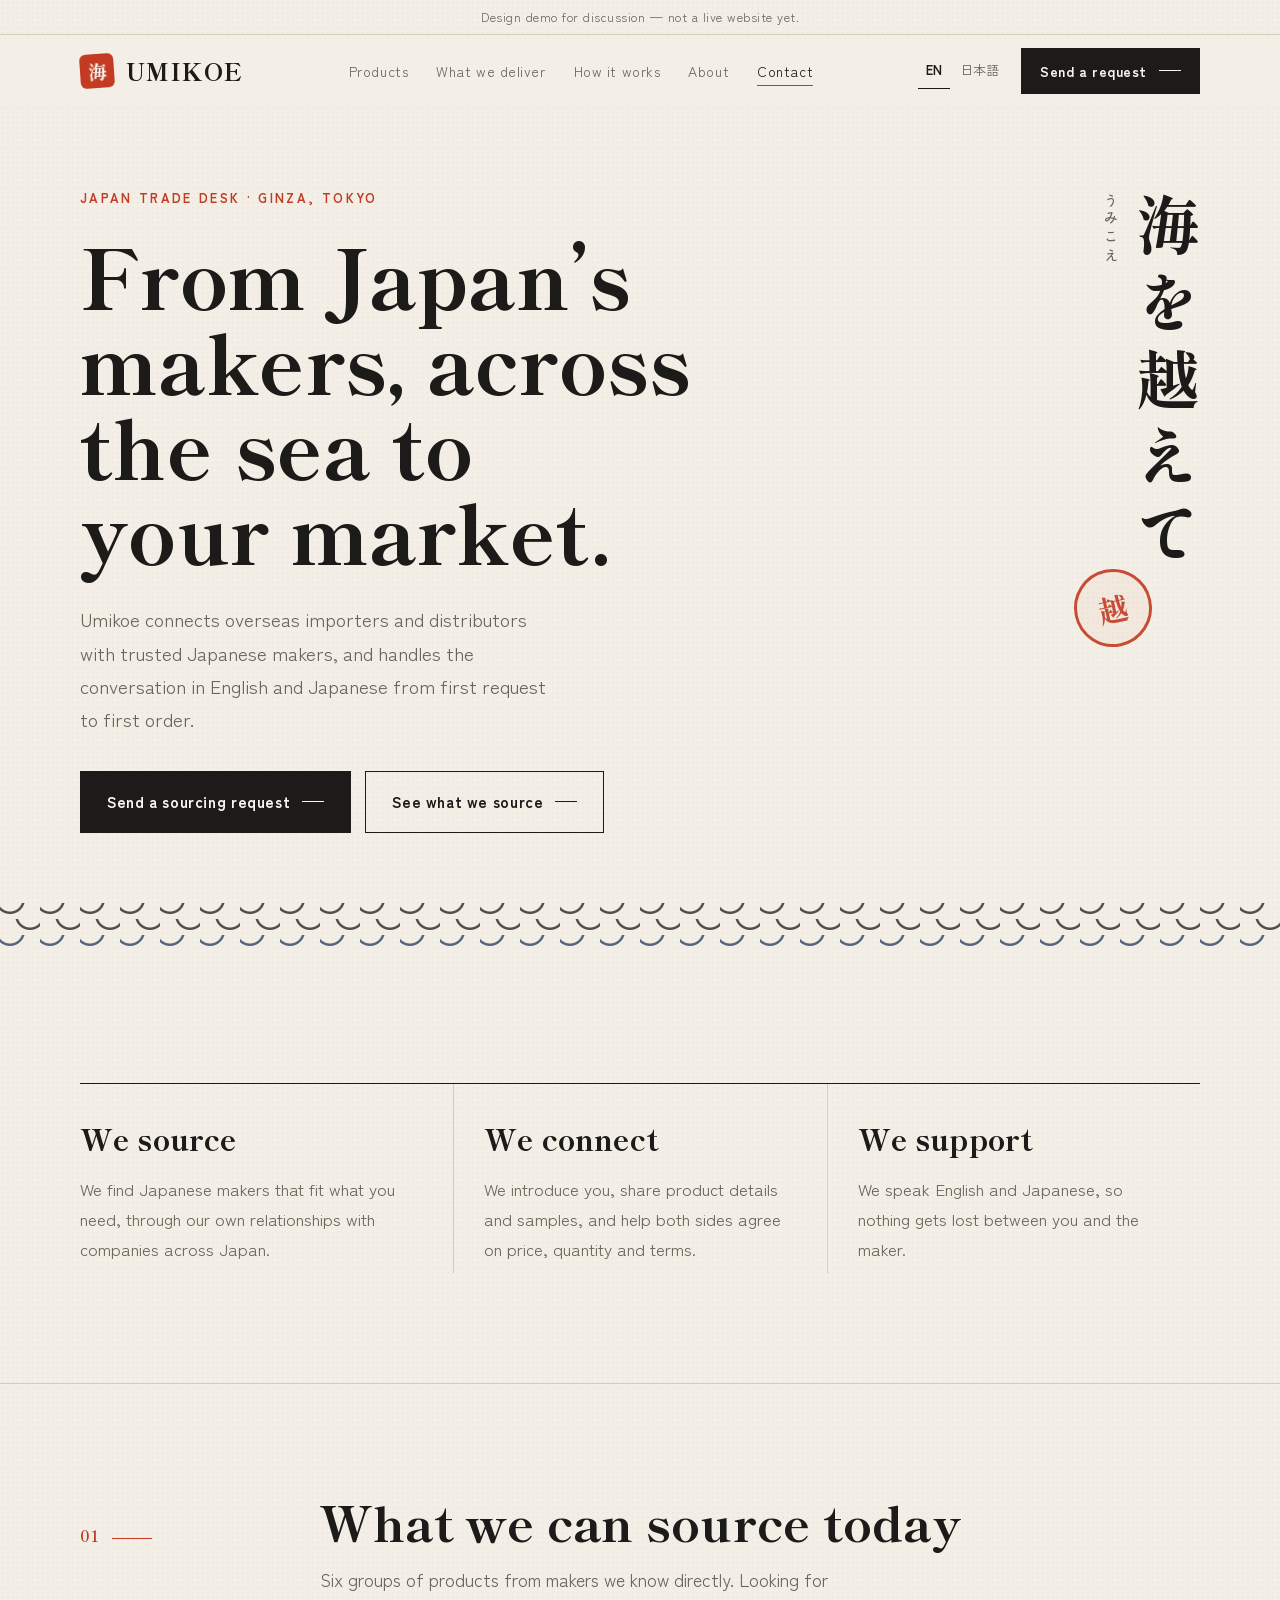
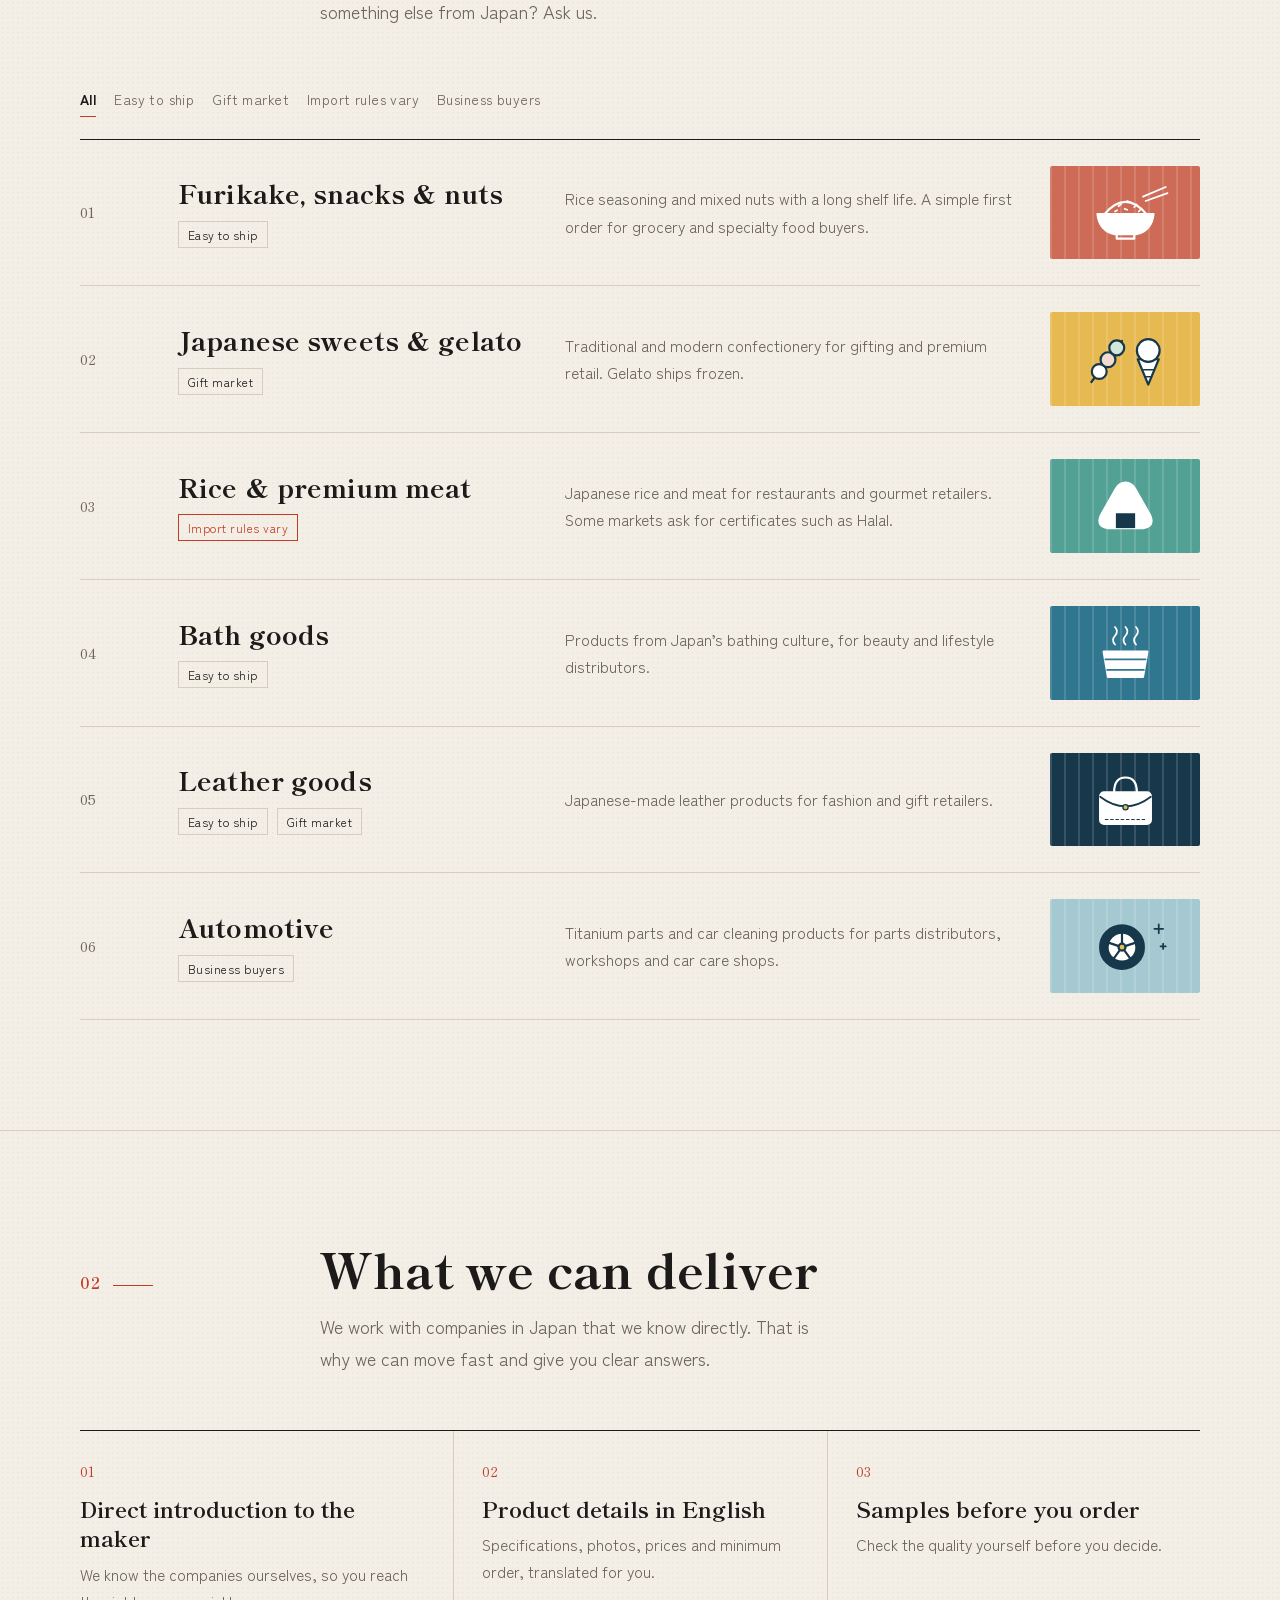
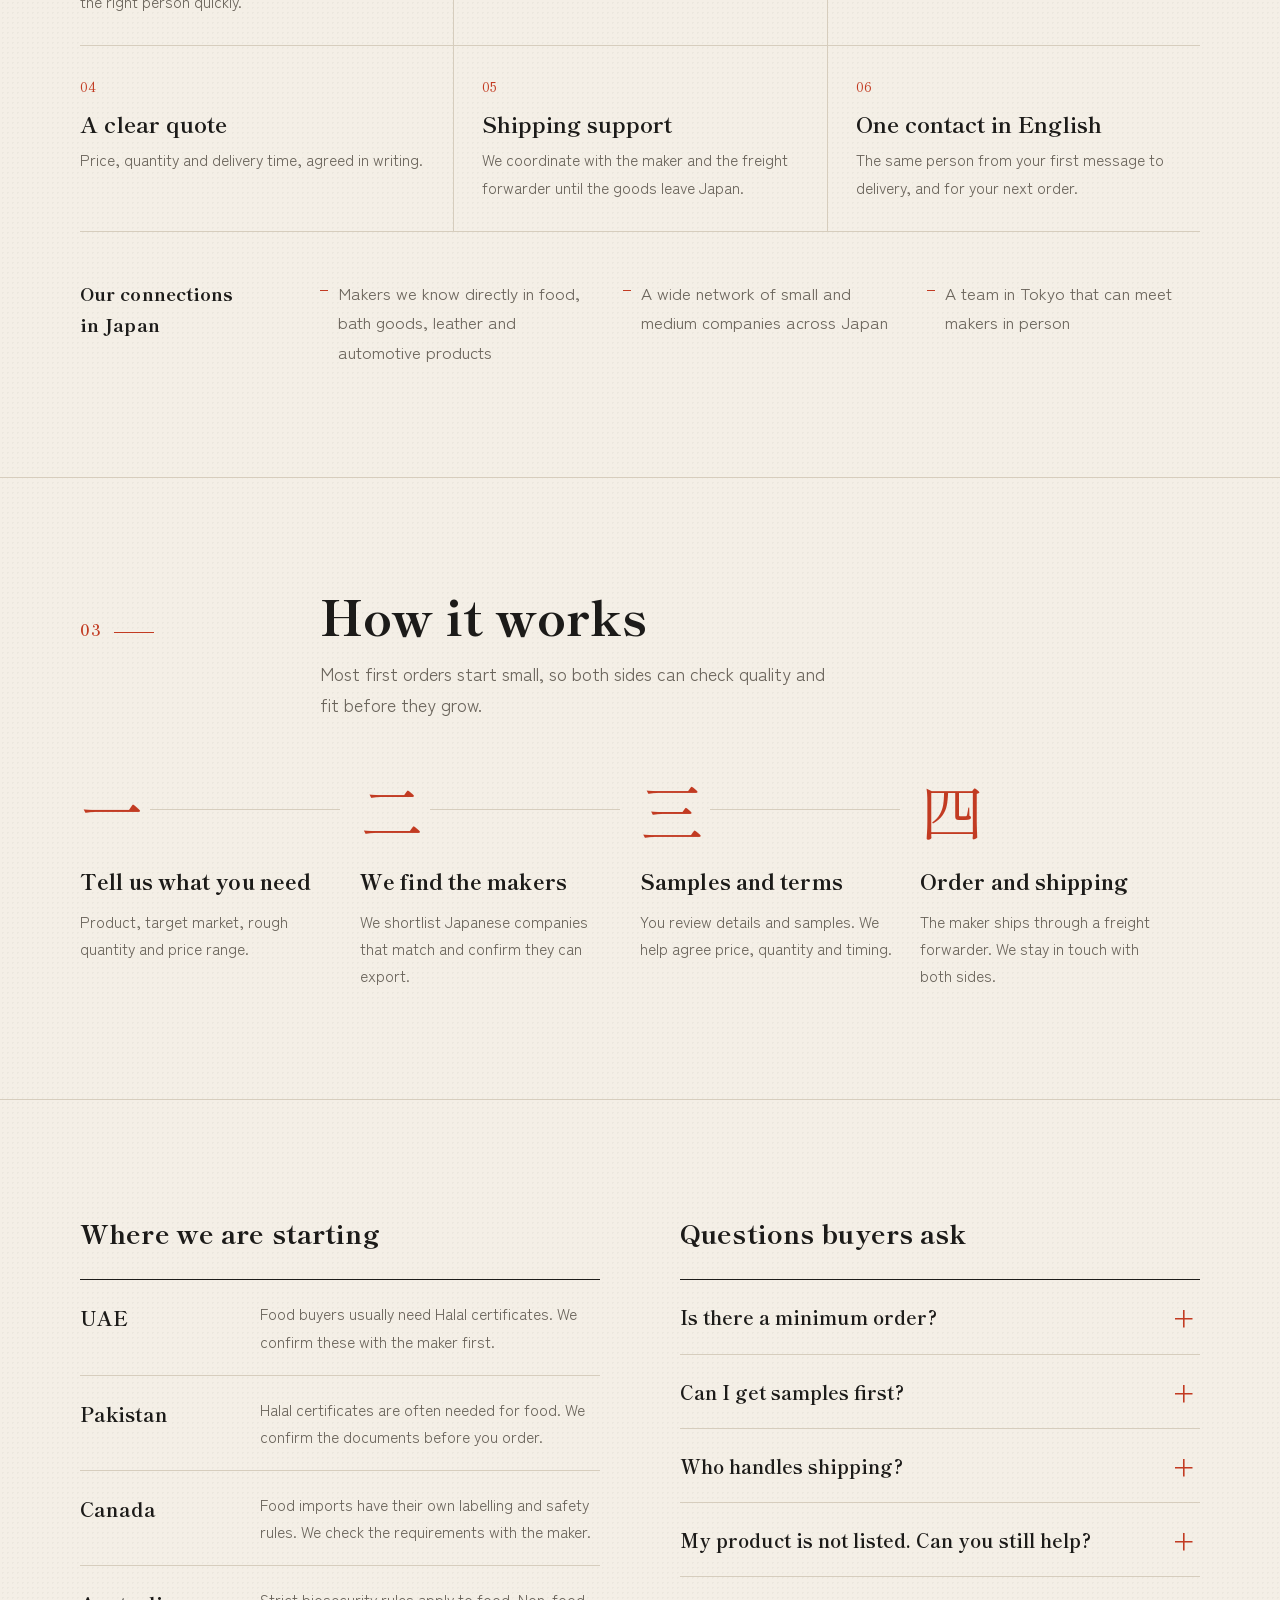
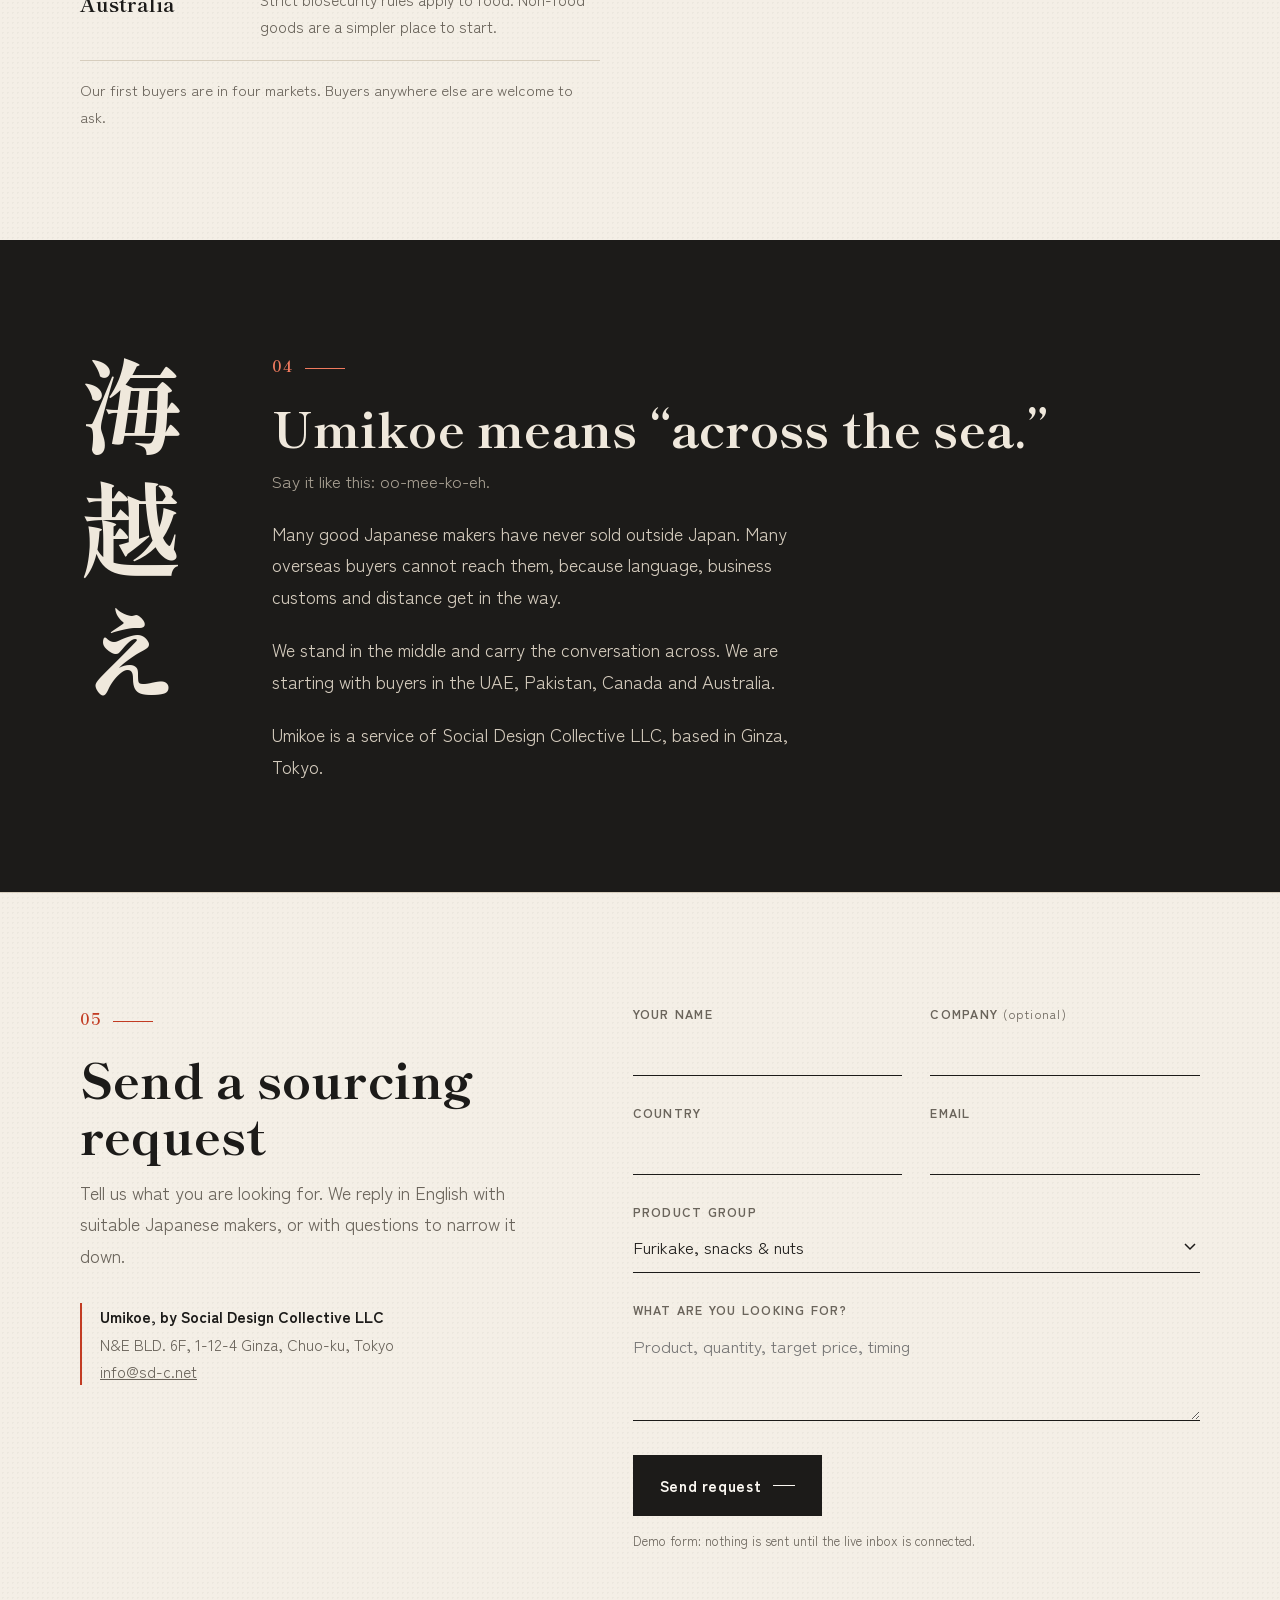
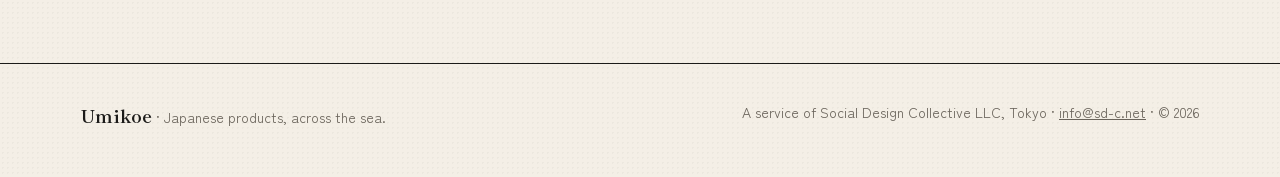
<file: umikoe-demos/demo-2-washi.html>
<!DOCTYPE html>
<html lang="en">
<head>
<meta charset="UTF-8">
<meta name="viewport" content="width=device-width, initial-scale=1">
<title data-i18n="meta.title">Umikoe — Japan trade desk</title>
<meta name="description" content="Umikoe connects overseas importers and distributors with trusted Japanese makers, in English and Japanese.">
<meta name="theme-color" content="#F4EFE6">
<script>document.documentElement.className+=' js'</script>
<link rel="preconnect" href="https://fonts.googleapis.com"><link rel="preconnect" href="https://fonts.gstatic.com" crossorigin>
<link href="https://fonts.googleapis.com/css2?family=Shippori+Mincho:wght@500;700;800&family=Zen+Kaku+Gothic+New:wght@400;500;700&display=swap" rel="stylesheet">
<link rel="stylesheet" href="assets/base.css">
<style>
  :root{
    --paper:#F4EFE6; --paper2:#EAE3D6; --sumi:#1C1B19; --mute:#6A645B; --line:#D6CDBD;
    --shu:#C23B22; --ai:#22385E;
    --display:'Shippori Mincho','Hiragino Mincho ProN','Yu Mincho',Georgia,serif;
    --text:'Zen Kaku Gothic New','Hiragino Sans','Noto Sans JP',system-ui,sans-serif;
    --u-surface:#FBF8F2; --u-ink:var(--sumi); --u-mute:var(--mute); --u-line:var(--line); --u-accent:var(--sumi); --u-accent-ink:#fff;
    --u-display:var(--display); --u-radius:4px;
  }
  *{box-sizing:border-box;margin:0;padding:0}
  html{scroll-behavior:smooth;scroll-padding-top:80px}
  @media (prefers-reduced-motion:reduce){html{scroll-behavior:auto}}
  body{font-family:var(--text);color:var(--sumi);background:var(--paper);line-height:1.75;font-size:17px;-webkit-font-smoothing:antialiased;overflow-x:hidden;
    background-image:radial-gradient(rgba(28,27,25,.035) 1px,transparent 1px);background-size:5px 5px}
  body[data-lang="ja"]{line-height:1.95}
  a{color:inherit}
  :focus-visible{outline:2px solid var(--shu);outline-offset:4px}
  .wrap{max-width:1200px;margin:0 auto;padding:0 40px}
  h1,h2,h3{font-family:var(--display);font-weight:800;letter-spacing:.005em;text-wrap:balance}

  .demo{border-bottom:1px solid var(--line);color:var(--mute);font-size:12.5px;text-align:center;padding:6px 16px;letter-spacing:.04em}

  header{position:sticky;top:0;z-index:20;background:rgba(244,239,230,.9);backdrop-filter:blur(10px);-webkit-backdrop-filter:blur(10px);transition:box-shadow .2s}
  header.scrolled{box-shadow:0 1px 0 var(--line)}
  .nav{display:flex;align-items:center;justify-content:space-between;height:72px;gap:20px}
  .brand{display:flex;align-items:center;gap:12px;text-decoration:none}
  .seal{width:34px;height:34px;background:var(--shu);color:#FBF8F2;border-radius:6px;display:flex;align-items:center;justify-content:center;font-family:var(--display);font-weight:800;font-size:19px;transform:rotate(-4deg)}
  .brand b{font-family:var(--display);font-size:24px;letter-spacing:.06em;font-weight:800}
  .links{display:flex;gap:28px;list-style:none;font-size:14px;letter-spacing:.04em}
  .links a{text-decoration:none;color:var(--mute);padding:4px 0;border-bottom:1px solid transparent}
  .links a:hover,.links a.active{color:var(--sumi);border-color:var(--shu)}
  .right{display:flex;gap:14px;align-items:center}
  .lang{display:flex;gap:2px;font-size:13px}
  .lang button{border:0;background:none;font:inherit;color:var(--mute);cursor:pointer;padding:6px 8px;border-bottom:1px solid transparent}
  .lang button[aria-pressed="true"]{color:var(--sumi);border-color:var(--sumi);font-weight:700}
  .burger{display:none;background:none;border:1px solid var(--sumi);font:inherit;font-size:13px;padding:8px 14px;cursor:pointer;letter-spacing:.06em}

  .btn{display:inline-flex;align-items:center;gap:12px;font:inherit;font-weight:700;font-size:15.5px;letter-spacing:.04em;text-decoration:none;cursor:pointer;
    padding:16px 26px;background:var(--sumi);color:#FBF8F2;border:1px solid var(--sumi);transition:background .2s,color .2s}
  .btn::after{content:"";width:22px;height:1px;background:currentColor;transition:width .25s}
  .btn:hover{background:var(--shu);border-color:var(--shu)}
  .btn:hover::after{width:34px}
  .btn.line{background:transparent;color:var(--sumi)}
  .btn.line:hover{background:var(--sumi);color:#FBF8F2}
  .btn.small{padding:10px 18px;font-size:14px}
  .btn[disabled]{opacity:.6;cursor:progress}

  /* hero */
  .hero{padding:80px 0 90px;position:relative}
  .hero-grid{display:grid;grid-template-columns:1fr auto;gap:60px;align-items:start}
  .kicker{font-size:13px;letter-spacing:.18em;text-transform:uppercase;color:var(--shu);font-weight:700}
  .hero h1{font-size:clamp(40px,6.4vw,92px);line-height:1.04;margin-top:22px;max-width:14ch;font-weight:800}
  body[data-lang="ja"] .hero h1{font-size:clamp(34px,5.2vw,74px);line-height:1.3;max-width:12em}
  .hero .lead{margin-top:30px;font-size:19px;color:var(--mute);max-width:52ch}
  .cta{display:flex;gap:14px;flex-wrap:wrap;margin-top:36px}
  .tate{writing-mode:vertical-rl;font-family:var(--display);font-weight:800;font-size:clamp(44px,5vw,72px);letter-spacing:.2em;line-height:1;color:var(--sumi);position:relative;padding-top:6px}
  .tate small{display:block;font-size:14px;letter-spacing:.3em;color:var(--mute);font-weight:500;margin-right:18px;font-family:var(--text)}
  .hanko{position:absolute;bottom:-70px;left:-30px;width:78px;height:78px;border:3px solid var(--shu);color:var(--shu);border-radius:50%;display:flex;align-items:center;justify-content:center;
    writing-mode:horizontal-tb;font-size:30px;letter-spacing:0;transform:rotate(-12deg);opacity:.9;background:rgba(194,59,34,.04)}
  .sea{margin-top:70px;height:70px;background:
    radial-gradient(circle at 10px -4px,transparent 12px,var(--sumi) 13px,var(--sumi) 14.5px,transparent 15.5px) 0 0/40px 20px repeat-x,
    radial-gradient(circle at 30px -4px,transparent 12px,var(--sumi) 13px,var(--sumi) 14.5px,transparent 15.5px) 0 16px/40px 20px repeat-x,
    radial-gradient(circle at 10px -4px,transparent 12px,var(--ai) 13px,var(--ai) 14.5px,transparent 15.5px) 0 32px/40px 20px repeat-x;opacity:.75}

  section{padding:110px 0;border-top:1px solid var(--line)}
  .sec-head{display:grid;grid-template-columns:200px 1fr;gap:40px;align-items:baseline;margin-bottom:56px}
  .num{font-family:var(--display);font-size:15px;color:var(--shu);letter-spacing:.1em;font-weight:700}
  .num::after{content:"";display:inline-block;width:40px;height:1px;background:var(--shu);vertical-align:middle;margin-left:12px}
  .sec-head h2{font-size:clamp(30px,3.8vw,52px);line-height:1.15}
  .sec-head p{color:var(--mute);margin-top:14px;max-width:58ch;font-size:18px}

  /* three pillars */
  .pillars{display:grid;grid-template-columns:repeat(3,1fr);border-top:1px solid var(--sumi)}
  .pillars div{padding:28px 30px 10px 0}
  .pillars div+div{padding-left:30px;border-left:1px solid var(--line)}
  .pillars h3{font-size:30px}
  .pillars p{color:var(--mute);margin-top:10px}

  /* catalogue as an index */
  .chips{display:flex;flex-wrap:wrap;gap:6px 18px;margin-bottom:22px}
  .chip{border:0;background:none;font:inherit;font-size:14px;color:var(--mute);cursor:pointer;padding:4px 0;border-bottom:1px solid transparent;letter-spacing:.03em}
  .chip[aria-pressed="true"]{color:var(--sumi);border-color:var(--shu);font-weight:700}
  .index{list-style:none;border-top:1px solid var(--sumi)}
  .row{display:grid;grid-template-columns:70px 1.1fr 1.4fr 150px;gap:28px;align-items:center;padding:26px 0;border-bottom:1px solid var(--line);text-decoration:none;cursor:pointer;position:relative;transition:padding .3s}
  .row:hover{padding-left:12px}
  .row .i{font-family:var(--display);color:var(--mute);font-size:15px}
  .row h3{font-size:26px;line-height:1.25}
  .row p{color:var(--mute);font-size:15.5px}
  .row .thumb{aspect-ratio:16/10;border-radius:2px;display:flex;align-items:center;justify-content:center;filter:saturate(.75);transition:filter .3s,transform .3s;
    background-image:repeating-linear-gradient(90deg,rgba(255,255,255,.14) 0 2px,rgba(255,255,255,0) 2px 14px)}
  .row .thumb svg{width:70%}
  .row:hover .thumb{filter:none;transform:scale(1.04)}
  .row .tags{display:block;margin-top:8px}
  .tg{font-size:12px;letter-spacing:.04em;color:var(--sumi);border:1px solid var(--line);padding:2px 9px;margin-right:4px;display:inline-block}
  .tg--rules{border-color:var(--shu);color:var(--shu)}
  .empty{padding:30px 0;color:var(--mute);border-bottom:1px solid var(--line)}

  /* deliver */
  .deliver-grid{display:grid;grid-template-columns:repeat(3,1fr);gap:0;border-top:1px solid var(--sumi)}
  .deliver-grid div{padding:28px 28px 30px 0;border-bottom:1px solid var(--line)}
  .deliver-grid div:not(:nth-child(3n+1)){padding-left:28px;border-left:1px solid var(--line)}
  .deliver-grid b{font-family:var(--display);font-size:22px;display:block;line-height:1.35}
  .deliver-grid span{display:block;color:var(--mute);margin-top:8px;font-size:15.5px}
  .deliver-grid i{font-style:normal;font-family:var(--display);color:var(--shu);font-size:14px;display:block;margin-bottom:10px}
  .conn{margin-top:46px;display:grid;grid-template-columns:200px 1fr;gap:40px}
  .conn h3{font-size:18px}
  .conn ul{list-style:none;columns:3;column-gap:30px}
  .conn li{break-inside:avoid;margin-bottom:12px;padding-left:18px;position:relative;color:var(--mute)}
  .conn li::before{content:"";position:absolute;left:0;top:.75em;width:8px;height:1px;background:var(--shu)}

  /* steps */
  .steps{list-style:none;display:grid;grid-template-columns:repeat(4,1fr);gap:0;counter-reset:s}
  .steps li{counter-increment:s;padding:0 26px 0 0;position:relative}
  .steps li::before{content:counter(s,cjk-ideographic);display:block;font-family:var(--display);font-size:64px;line-height:1;color:var(--shu);margin-bottom:22px}
  .steps li::after{content:"";position:absolute;top:32px;left:70px;right:20px;height:1px;background:var(--line)}
  .steps li:last-child::after{display:none}
  .steps h3{font-size:21px}
  .steps p{color:var(--mute);margin-top:8px;font-size:15.5px}

  /* markets + faq */
  .two{display:grid;grid-template-columns:1fr 1fr;gap:80px}
  .mlist{list-style:none;border-top:1px solid var(--sumi)}
  .mlist li{display:grid;grid-template-columns:160px 1fr;gap:20px;padding:20px 0;border-bottom:1px solid var(--line)}
  .mlist b{font-family:var(--display);font-size:20px}
  .mlist span{color:var(--mute);font-size:15.5px}
  details{border-bottom:1px solid var(--line)}
  details:first-of-type{border-top:1px solid var(--sumi)}
  summary{cursor:pointer;list-style:none;padding:20px 40px 20px 0;font-family:var(--display);font-weight:700;font-size:19px;position:relative}
  summary::-webkit-details-marker{display:none}
  summary::after{content:"+";position:absolute;right:4px;top:14px;font-size:26px;color:var(--shu);font-family:var(--text);font-weight:400;transition:transform .25s}
  details[open] summary::after{transform:rotate(45deg)}
  details p{padding-bottom:22px;color:var(--mute)}
  .h3{font-size:26px;margin-bottom:24px}

  /* story */
  .story{background:var(--sumi);color:#EFE8DC;border:0}
  .story .num{color:#F07A5E}.story .num::after{background:#F07A5E}
  .story-grid{display:grid;grid-template-columns:auto 1fr;gap:90px;align-items:start}
  .story .tate{color:#EFE8DC;font-size:clamp(60px,8vw,120px)}
  .story h2{font-size:clamp(30px,3.8vw,50px);line-height:1.2}
  .story .say{color:#A79F92;margin-top:10px}
  .story p.body{margin-top:22px;font-size:18px;color:#D5CCBE;max-width:60ch}

  /* contact */
  .contact-grid{display:grid;grid-template-columns:1fr 1.2fr;gap:80px}
  .where{margin-top:32px;font-size:15.5px;color:var(--mute);border-left:2px solid var(--shu);padding-left:18px}
  .where strong{color:var(--sumi)}
  .row2{display:grid;grid-template-columns:1fr 1fr;gap:28px}
  .field{margin-bottom:26px}
  label{display:block;font-size:12.5px;letter-spacing:.1em;text-transform:uppercase;color:var(--mute);font-weight:700}
  body[data-lang="ja"] label{letter-spacing:.04em}
  label .opt{text-transform:none;font-weight:400}
  input,select,textarea{width:100%;font:inherit;font-size:17px;color:var(--sumi);background:transparent;border:0;border-bottom:1px solid var(--sumi);padding:10px 0;border-radius:0}
  select{appearance:none;background:url("data:image/svg+xml,%3Csvg xmlns='http://www.w3.org/2000/svg' width='12' height='8'%3E%3Cpath d='M1 1l5 5 5-5' fill='none' stroke='%231C1B19' stroke-width='1.5'/%3E%3C/svg%3E") right 4px center no-repeat}
  input:focus,select:focus,textarea:focus{outline:none;border-color:var(--shu);box-shadow:0 1px 0 var(--shu)}
  textarea{min-height:100px;resize:vertical}
  .formnote{font-size:13px;color:var(--mute);margin-top:14px}
  .u-err{font-size:13px}

  footer{border-top:1px solid var(--sumi);padding:36px 0 46px;font-size:14px;color:var(--mute)}
  .foot{display:flex;justify-content:space-between;gap:20px;flex-wrap:wrap}
  footer strong{color:var(--sumi);font-family:var(--display);font-size:18px}

  .u-modal-art{filter:saturate(.8)}
  .u-modal-ask{border-radius:0}

  @media (max-width:960px){
    .wrap{padding-left:24px;padding-right:24px}
    .burger{display:block}
    .right .btn{display:none}
    .links{position:fixed;inset:72px 0 auto 0;background:var(--paper);flex-direction:column;gap:0;padding:6px 24px 26px;border-bottom:1px solid var(--sumi);
      opacity:0;pointer-events:none;transform:translateY(-10px);transition:all .25s}
    .links a{display:block;padding:14px 0;font-size:18px;border-bottom:1px solid var(--line)}
    .menu-open .links{opacity:1;pointer-events:auto;transform:none}
    .hero{padding:50px 0 60px}
    .hero-grid{grid-template-columns:1fr}
    .hero-grid .tate{display:none}
    .sec-head{grid-template-columns:1fr;gap:10px;margin-bottom:36px}
    .pillars,.deliver-grid{grid-template-columns:1fr}
    .pillars div+div,.deliver-grid div:not(:nth-child(3n+1)){padding-left:0;border-left:0}
    .pillars div{border-bottom:1px solid var(--line);padding-bottom:24px}
    .row{grid-template-columns:44px 1fr 110px;gap:16px}
    .row p{grid-column:2 / 4}
    .row .thumb{grid-row:1;grid-column:3}
    .conn{grid-template-columns:1fr;gap:14px}
    .conn ul{columns:1}
    .steps{grid-template-columns:1fr 1fr;row-gap:44px}
    .steps li::after{display:none}
    .two,.contact-grid{grid-template-columns:1fr;gap:56px}
    .story-grid{grid-template-columns:1fr;gap:20px}
    .story .tate{writing-mode:horizontal-tb;font-size:64px;letter-spacing:.1em}
    section{padding:72px 0}
  }
  @media (max-width:560px){
    .row2{grid-template-columns:1fr;gap:0}
    .steps{grid-template-columns:1fr}
    .mlist li{grid-template-columns:1fr;gap:4px}
    .row h3{font-size:21px}
    .cta .btn{width:100%;justify-content:space-between}
    .lang button{padding:6px 5px}
    .brand b{font-size:21px}
  }
</style>
</head>
<body>
<a class="skip" href="#main">Skip to content</a>
<div class="demo" data-i18n="demo.banner">Design demo for discussion — not a live website yet.</div>

<header data-header>
  <div class="wrap nav">
    <a class="brand" href="#top" aria-label="Umikoe, home"><span class="seal" lang="ja" aria-hidden="true">海</span><b>UMIKOE</b></a>
    <nav aria-label="Main" data-nav data-menu>
      <ul class="links" id="menu">
        <li><a href="#products" data-i18n="nav.products">Products</a></li>
        <li><a href="#deliver" data-i18n="nav.deliver">What we deliver</a></li>
        <li><a href="#how" data-i18n="nav.how">How it works</a></li>
        <li><a href="#about" data-i18n="nav.about">About</a></li>
        <li><a href="#contact" data-i18n="nav.contact">Contact</a></li>
      </ul>
    </nav>
    <div class="right">
      <div class="lang" role="group" aria-label="Language">
        <button type="button" data-lang-btn="en" aria-pressed="true">EN</button>
        <button type="button" data-lang-btn="ja" aria-pressed="false" lang="ja">日本語</button>
      </div>
      <a class="btn small" href="#contact" data-i18n="nav.cta">Send a request</a>
      <button class="burger" type="button" data-menu-toggle aria-controls="menu" aria-expanded="false" data-i18n="menu">Menu</button>
    </div>
  </div>
</header>

<main id="main">
  <div class="hero" id="top">
    <div class="wrap hero-grid">
      <div>
        <p class="kicker" data-i18n="hero.eyebrow">Japan trade desk · Ginza, Tokyo</p>
        <h1 data-i18n="hero.title">From Japan’s makers, across the sea to your market.</h1>
        <p class="lead" data-i18n="hero.lead"></p>
        <div class="cta">
          <a class="btn" href="#contact" data-i18n="hero.cta1">Send a sourcing request</a>
          <a class="btn line" href="#products" data-i18n="hero.cta2">See what we source</a>
        </div>
      </div>
      <div class="tate" lang="ja" aria-hidden="true">海を越えて<small>うみこえ</small><span class="hanko">越</span></div>
    </div>
    <div class="sea" aria-hidden="true"></div>
  </div>

  <section style="border-top:0;padding-top:20px">
    <div class="wrap">
      <div class="pillars">
        <div class="reveal"><h3 data-i18n="does.1.t"></h3><p data-i18n="does.1.p"></p></div>
        <div class="reveal"><h3 data-i18n="does.2.t"></h3><p data-i18n="does.2.p"></p></div>
        <div class="reveal"><h3 data-i18n="does.3.t"></h3><p data-i18n="does.3.p"></p></div>
      </div>
    </div>
  </section>

  <section id="products">
    <div class="wrap">
      <div class="sec-head">
        <span class="num">01</span>
        <div><h2 data-i18n="products.title"></h2><p data-i18n="products.sub"></p></div>
      </div>
      <div class="chips" id="chips" role="group" aria-label="Filter"></div>
      <div class="index" id="index" aria-live="polite"></div>
      <p class="empty" id="empty" hidden data-i18n="search.none"></p>
    </div>
  </section>

  <section id="deliver">
    <div class="wrap">
      <div class="sec-head">
        <span class="num">02</span>
        <div><h2 data-i18n="deliver.title"></h2><p data-i18n="deliver.sub"></p></div>
      </div>
      <div class="deliver-grid" id="dgrid"></div>
      <div class="conn">
        <h3 data-i18n="conn.title"></h3>
        <ul><li data-i18n="conn.1"></li><li data-i18n="conn.2"></li><li data-i18n="conn.3"></li></ul>
      </div>
    </div>
  </section>

  <section id="how">
    <div class="wrap">
      <div class="sec-head">
        <span class="num">03</span>
        <div><h2 data-i18n="how.title"></h2><p data-i18n="how.sub"></p></div>
      </div>
      <ol class="steps">
        <li class="reveal"><h3 data-i18n="step.1.t"></h3><p data-i18n="step.1.p"></p></li>
        <li class="reveal"><h3 data-i18n="step.2.t"></h3><p data-i18n="step.2.p"></p></li>
        <li class="reveal"><h3 data-i18n="step.3.t"></h3><p data-i18n="step.3.p"></p></li>
        <li class="reveal"><h3 data-i18n="step.4.t"></h3><p data-i18n="step.4.p"></p></li>
      </ol>
    </div>
  </section>

  <section id="markets">
    <div class="wrap two">
      <div>
        <h2 class="h3" data-i18n="markets.title"></h2>
        <ul class="mlist" id="mlist"></ul>
        <p style="margin-top:16px;color:var(--mute);font-size:15px" data-i18n="markets.sub"></p>
      </div>
      <div id="faq">
        <h2 class="h3" data-i18n="faq.title"></h2>
        <details><summary data-i18n="faq.1.q"></summary><p data-i18n="faq.1.a"></p></details>
        <details><summary data-i18n="faq.2.q"></summary><p data-i18n="faq.2.a"></p></details>
        <details><summary data-i18n="faq.3.q"></summary><p data-i18n="faq.3.a"></p></details>
        <details><summary data-i18n="faq.4.q"></summary><p data-i18n="faq.4.a"></p></details>
      </div>
    </div>
  </section>

  <section id="about" class="story">
    <div class="wrap story-grid">
      <div class="tate" lang="ja" aria-hidden="true">海越え</div>
      <div>
        <span class="num">04</span>
        <h2 style="margin-top:18px" data-i18n="story.title"></h2>
        <p class="say" data-i18n="story.say"></p>
        <p class="body" data-i18n="story.p1"></p>
        <p class="body" data-i18n="story.p2"></p>
        <p class="body" data-i18n="story.p3"></p>
      </div>
    </div>
  </section>

  <section id="contact">
    <div class="wrap contact-grid">
      <div>
        <span class="num">05</span>
        <h2 style="font-size:clamp(30px,3.8vw,52px);line-height:1.15;margin-top:18px" data-i18n="contact.title"></h2>
        <p style="color:var(--mute);margin-top:14px;font-size:18px" data-i18n="contact.sub"></p>
        <div class="where">
          <p><strong data-i18n="contact.org"></strong></p>
          <p data-i18n="contact.addr"></p>
          <p><a href="mailto:info@sd-c.net">info@sd-c.net</a></p>
        </div>
      </div>
      <div>
        <form data-umikoe-form novalidate>
          <div class="row2">
            <div class="field"><label for="n" data-i18n="form.name"></label><input id="n" name="name" autocomplete="name" required></div>
            <div class="field"><label for="c"><span data-i18n="form.company"></span> <span class="opt">(<span data-i18n="form.optional"></span>)</span></label><input id="c" name="company" autocomplete="organization"></div>
          </div>
          <div class="row2">
            <div class="field"><label for="co" data-i18n="form.country"></label><input id="co" name="country" list="u-countries" autocomplete="country-name" required></div>
            <div class="field"><label for="e" data-i18n="form.email"></label><input id="e" name="email" type="email" autocomplete="email" required></div>
          </div>
          <div class="field"><label for="p" data-i18n="form.product"></label><select id="p" name="product"></select></div>
          <div class="field"><label for="m" data-i18n="form.message"></label><textarea id="m" name="message" data-i18n-ph="form.message.ph" required></textarea></div>
          <div class="hp" aria-hidden="true"><input name="_hp" tabindex="-1" autocomplete="off"></div>
          <button class="btn" type="submit" data-i18n="form.submit">Send request</button>
          <p class="formnote" data-i18n="form.note"></p>
        </form>
        <div data-form-status role="status" tabindex="-1" hidden></div>
      </div>
    </div>
  </section>
</main>

<footer>
  <div class="wrap foot">
    <div><strong>Umikoe</strong> · <span data-i18n="footer.tag"></span></div>
    <div><span data-i18n="footer.by"></span> · <a href="mailto:info@sd-c.net">info@sd-c.net</a> · © <span data-year></span></div>
  </div>
</footer>

<script src="assets/umikoe.js"></script>
<script>
(function () {
  var U = window.Umikoe;
  U.catalog({
    grid: '#index', filters: '#chips', empty: '#empty',
    card: function (p, i) {
      var n = U.products.indexOf(p) + 1;
      return '<a class="row" href="#products" data-open-product="' + p.id + '">' +
        '<span class="i">0' + n + '</span>' +
        '<div><h3>' + U.esc(U.t('p.' + p.id + '.n')) + '</h3><span class="tags">' + U.tagsHTML(p, 'tg') + '</span></div>' +
        '<p>' + U.esc(U.t('p.' + p.id + '.d')) + '</p>' +
        '<span class="thumb" style="background-color:' + p.color + '">' + p.icon + '</span></a>';
    }
  });
  U.onLang(function () {
    var h = '';
    for (var i = 1; i <= 6; i++) h += '<div class="reveal in"><i>0' + i + '</i><b>' + U.esc(U.t('dl.' + i + '.t')) + '</b><span>' + U.esc(U.t('dl.' + i + '.s')) + '</span></div>';
    document.getElementById('dgrid').innerHTML = h;
    document.getElementById('mlist').innerHTML = U.markets.map(function (m) {
      return '<li><b>' + U.esc(U.t('market.' + m)) + '</b><span>' + U.esc(U.t('market.' + m + '.note')) + '</span></li>';
    }).join('');
  });
})();
</script>
</body>
</html>
</file>
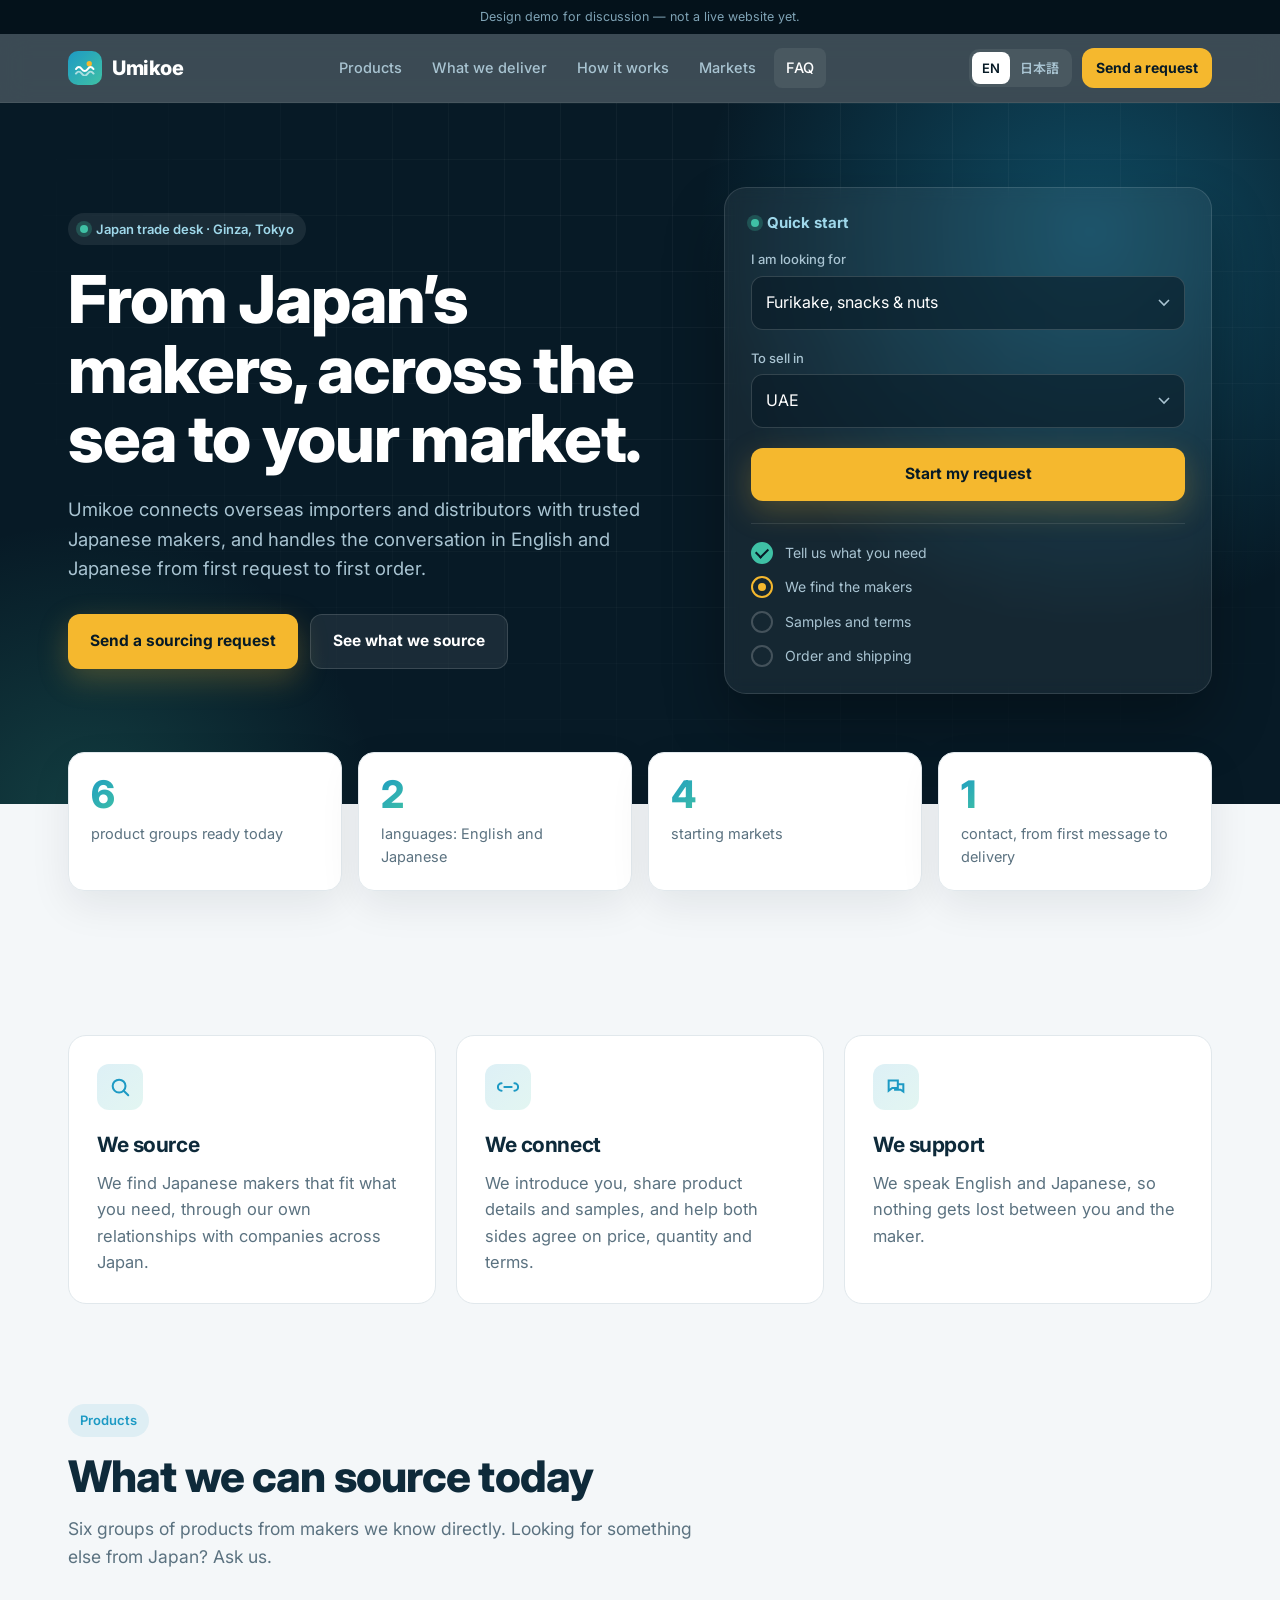
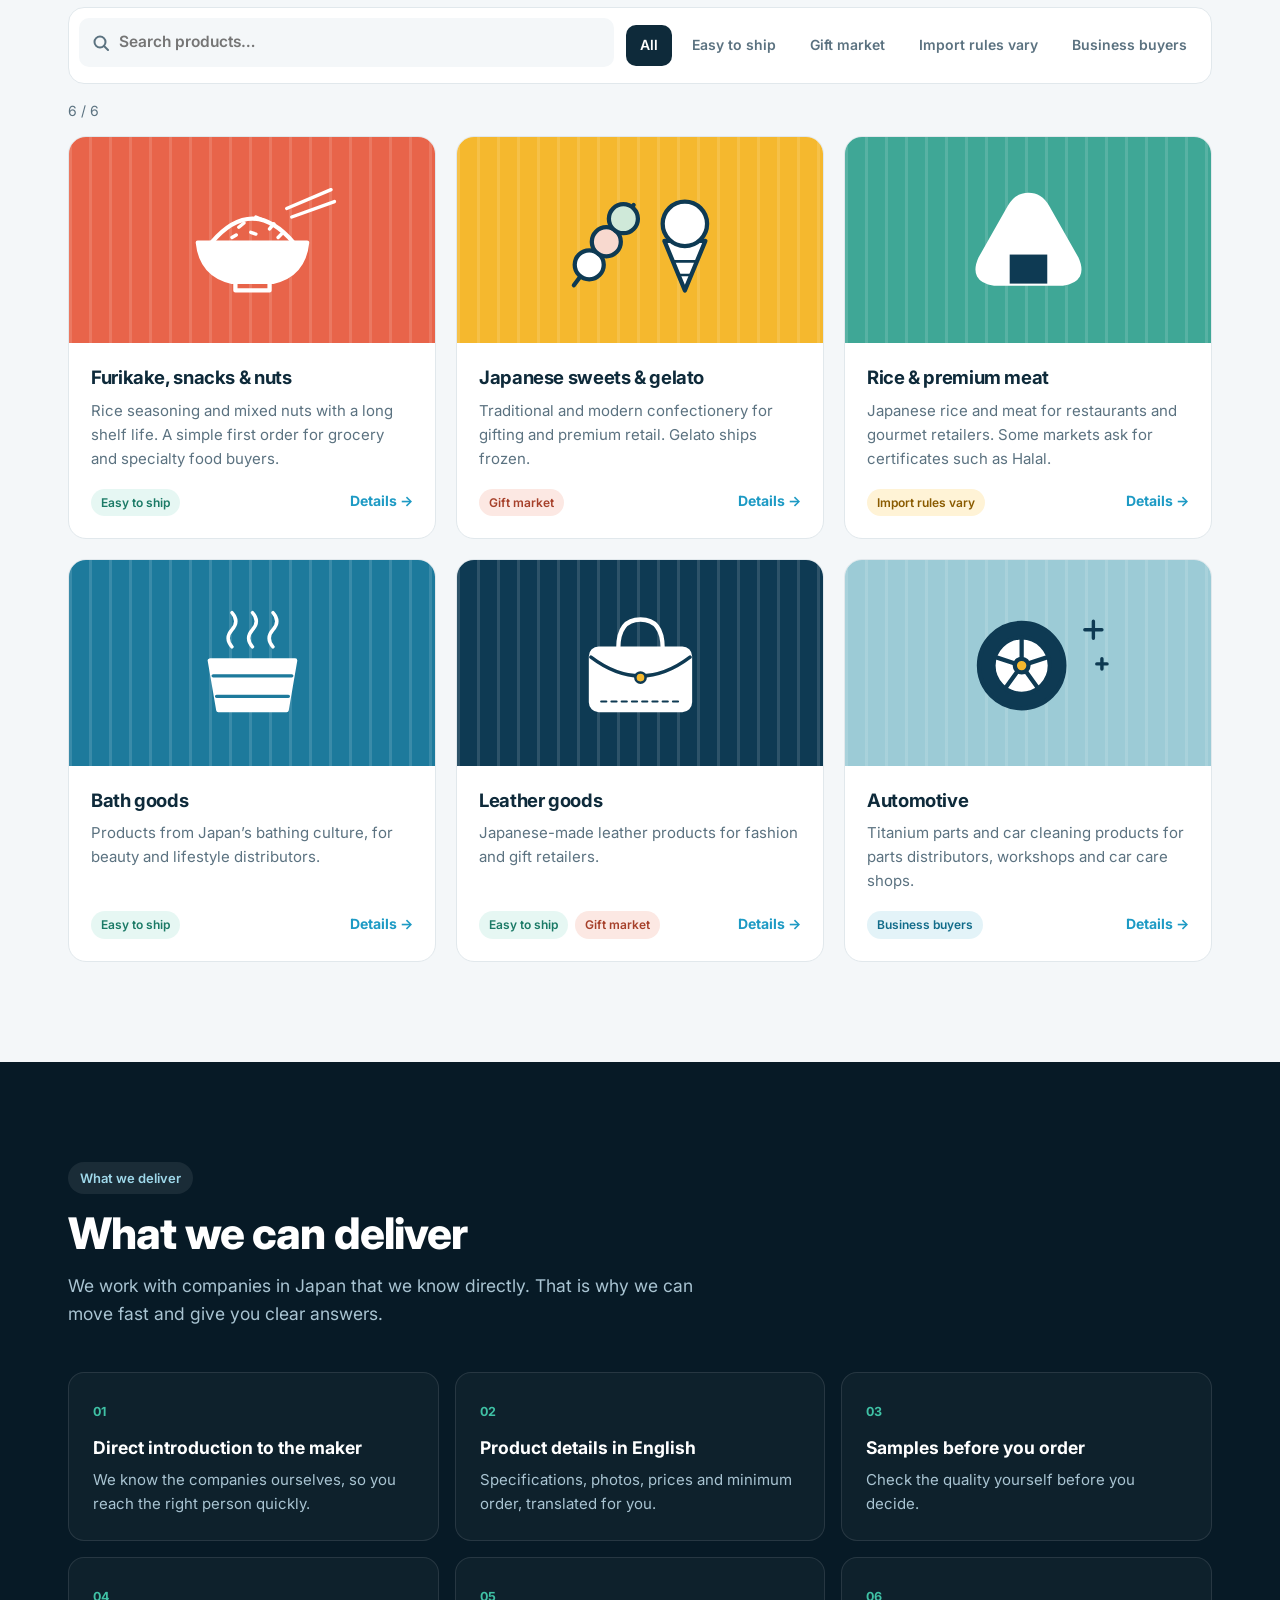
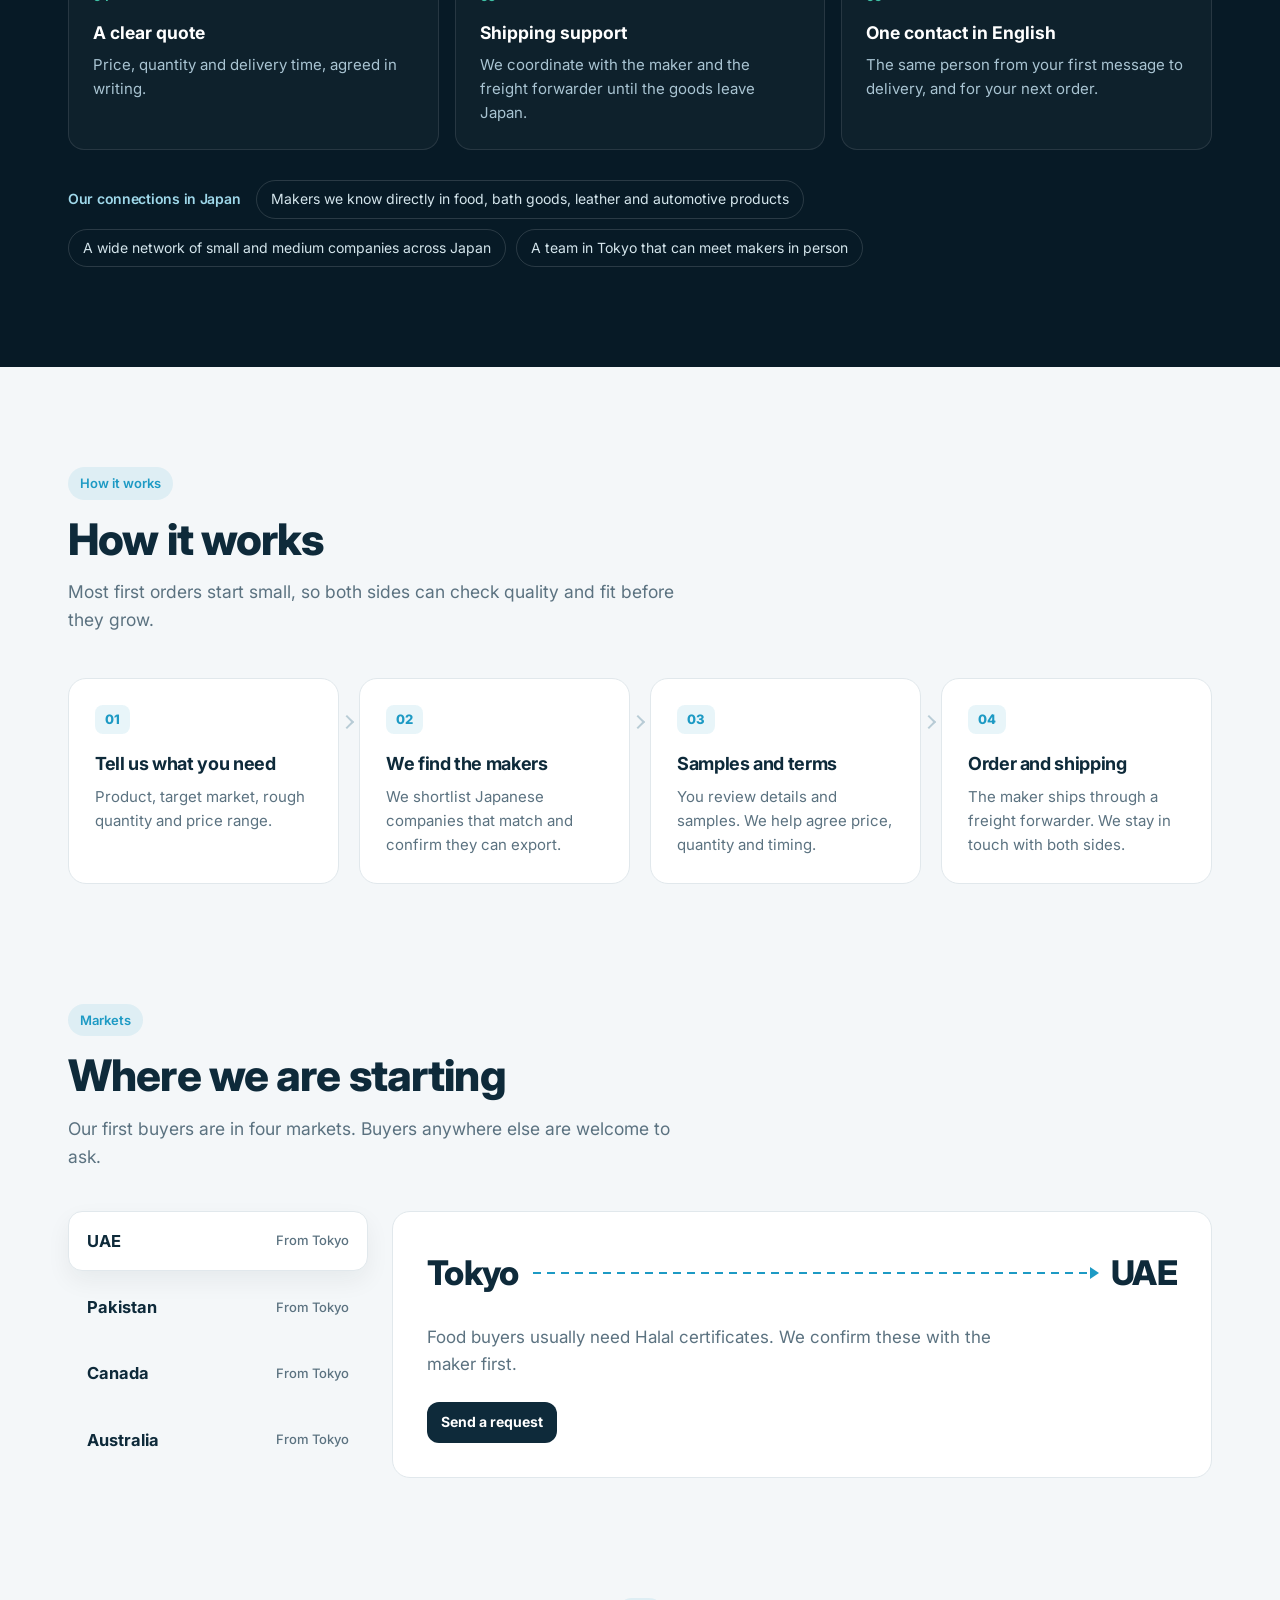
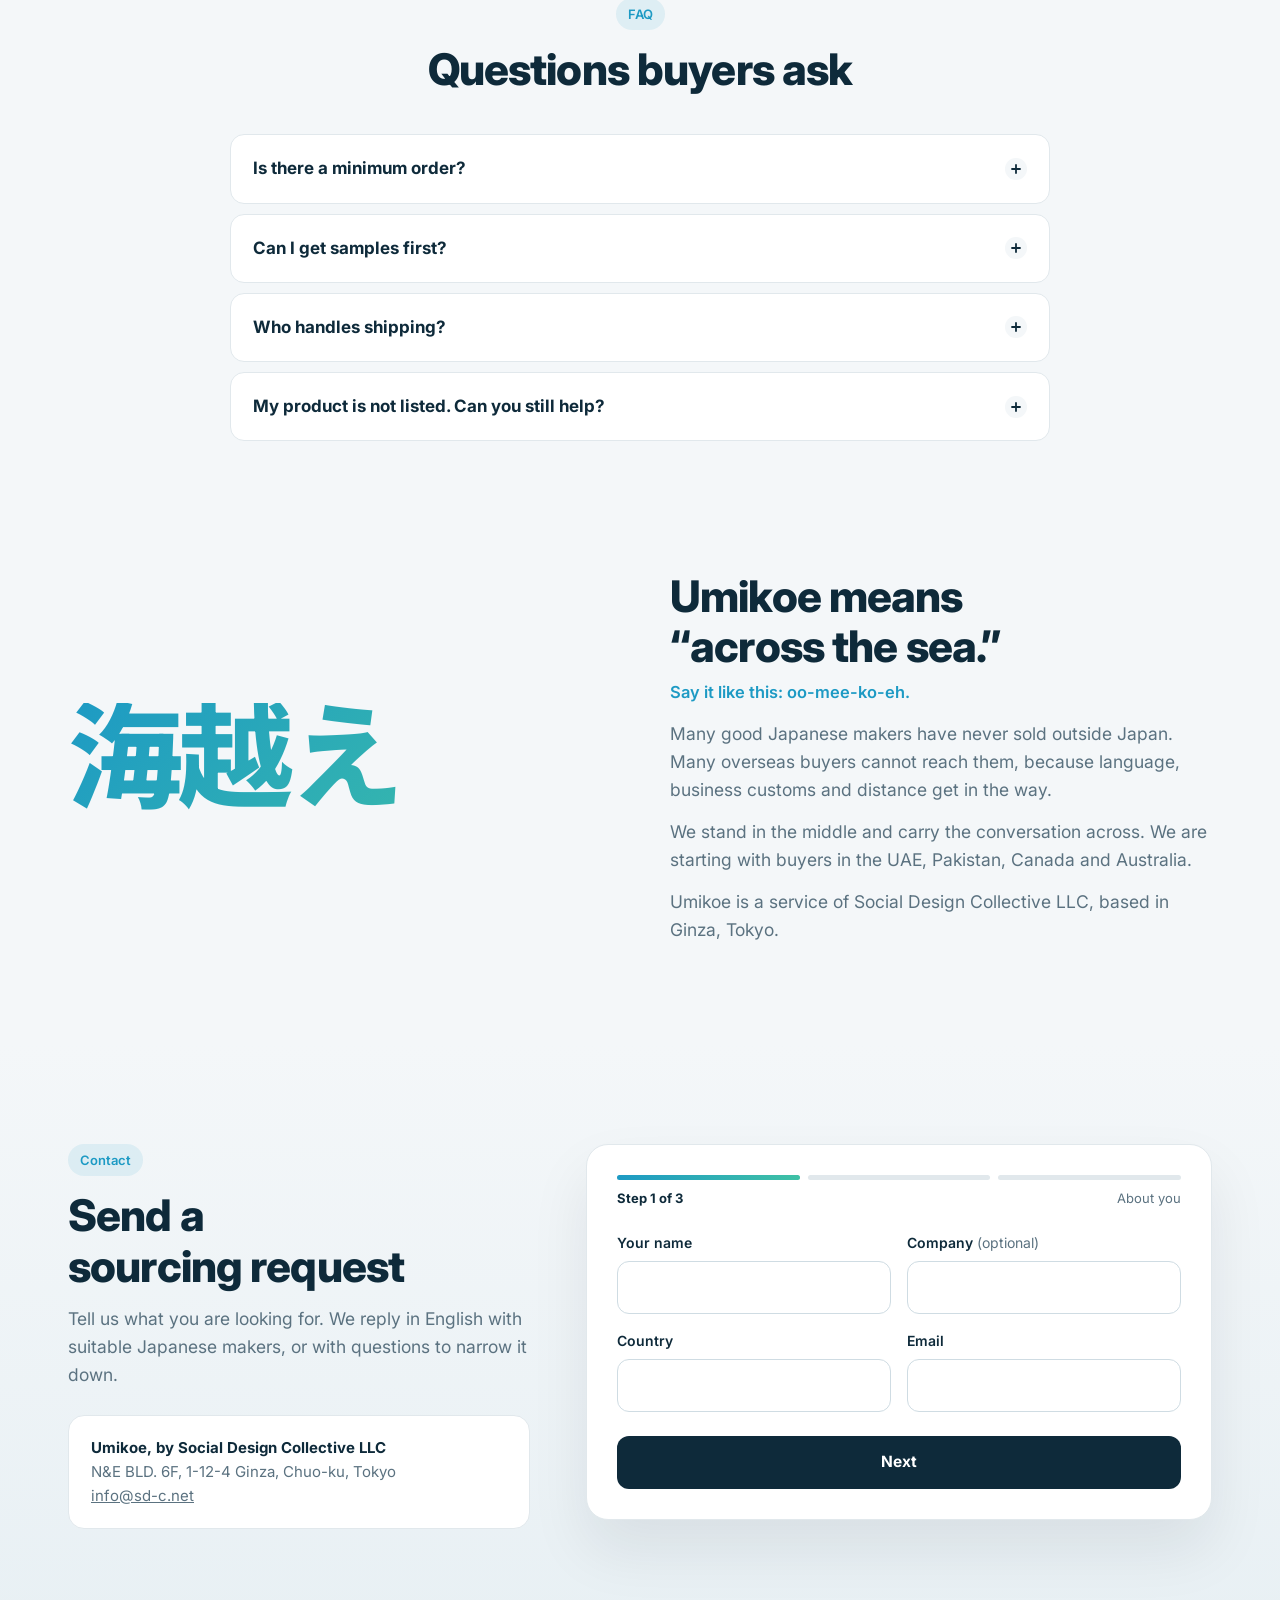
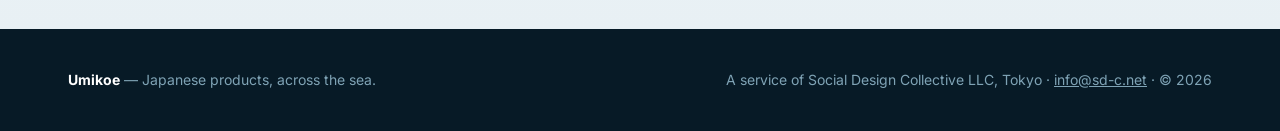
<file: umikoe-demos/demo-3-tradedesk.html>
<!DOCTYPE html>
<html lang="en">
<head>
<meta charset="UTF-8">
<meta name="viewport" content="width=device-width, initial-scale=1">
<title data-i18n="meta.title">Umikoe — Japan trade desk</title>
<meta name="description" content="Umikoe connects overseas importers and distributors with trusted Japanese makers, in English and Japanese.">
<meta name="theme-color" content="#071A26">
<script>document.documentElement.className+=' js'</script>
<link rel="preconnect" href="https://fonts.googleapis.com"><link rel="preconnect" href="https://fonts.gstatic.com" crossorigin>
<link href="https://fonts.googleapis.com/css2?family=Inter:wght@400;500;600;700;800&family=Noto+Sans+JP:wght@400;500;700;800&display=swap" rel="stylesheet">
<link rel="stylesheet" href="assets/base.css">
<style>
  :root{
    --night:#071A26; --deep:#0B2535; --ink:#0E2A3A; --sea:#1D9AC4; --teal:#3FC1A5; --sun:#F5B82E;
    --bg:#F4F7F9; --card:#FFFFFF; --mute:#5B7280; --line:#E1E8EC;
    --font:'Inter','Noto Sans JP','Hiragino Sans',system-ui,sans-serif;
    --u-display:var(--font); --u-ink:var(--ink); --u-mute:var(--mute); --u-line:var(--line); --u-radius:18px;
  }
  *{box-sizing:border-box;margin:0;padding:0}
  html{scroll-behavior:smooth;scroll-padding-top:80px}
  @media (prefers-reduced-motion:reduce){html{scroll-behavior:auto}}
  body{font-family:var(--font);color:var(--ink);background:var(--bg);line-height:1.6;font-size:16.5px;-webkit-font-smoothing:antialiased;overflow-x:hidden}
  body[data-lang="ja"]{line-height:1.8}
  a{color:inherit}
  :focus-visible{outline:3px solid var(--sea);outline-offset:3px;border-radius:6px}
  .wrap{max-width:1200px;margin:0 auto;padding:0 28px}
  h1,h2,h3{letter-spacing:-.02em;text-wrap:balance}
  body[data-lang="ja"] h1,body[data-lang="ja"] h2{letter-spacing:0}
  h2{font-size:clamp(28px,3.4vw,44px);line-height:1.15;font-weight:800}
  .label{display:inline-flex;align-items:center;gap:8px;font-size:13px;font-weight:600;color:var(--sea);background:rgba(29,154,196,.1);padding:6px 12px;border-radius:999px}
  .sub{color:var(--mute);margin-top:14px;max-width:58ch;font-size:17.5px}

  .demo{background:#04121B;color:#7FA3B5;font-size:12.5px;text-align:center;padding:7px 16px}

  /* header */
  header{position:sticky;top:0;z-index:30;background:rgba(7,26,38,.78);backdrop-filter:blur(14px);-webkit-backdrop-filter:blur(14px);border-bottom:1px solid rgba(255,255,255,.06);color:#fff}
  .nav{display:flex;align-items:center;justify-content:space-between;height:68px;gap:18px}
  .brand{display:flex;align-items:center;gap:10px;text-decoration:none;font-weight:800;font-size:20px;letter-spacing:-.02em}
  .logo{width:34px;height:34px;border-radius:10px;background:linear-gradient(135deg,var(--sea),var(--teal));display:flex;align-items:center;justify-content:center}
  .links{display:flex;gap:6px;list-style:none;font-size:14.5px;font-weight:500}
  .links a{display:block;text-decoration:none;color:#A9C4D2;padding:8px 12px;border-radius:8px}
  .links a:hover,.links a.active{color:#fff;background:rgba(255,255,255,.07)}
  .right{display:flex;align-items:center;gap:10px}
  .lang{display:flex;background:rgba(255,255,255,.07);border-radius:10px;padding:3px}
  .lang button{border:0;background:none;color:#A9C4D2;font:inherit;font-size:13px;font-weight:600;padding:6px 10px;border-radius:8px;cursor:pointer}
  .lang button[aria-pressed="true"]{background:#fff;color:var(--night)}
  .burger{display:none;width:42px;height:42px;border-radius:10px;border:0;background:rgba(255,255,255,.08);color:#fff;cursor:pointer;align-items:center;justify-content:center}

  .btn{display:inline-flex;align-items:center;justify-content:center;gap:8px;font:inherit;font-weight:700;font-size:15.5px;padding:14px 22px;border-radius:12px;border:0;text-decoration:none;cursor:pointer;transition:transform .15s,box-shadow .2s,background .2s}
  .btn:hover{transform:translateY(-1px)}
  .btn.go{background:var(--sun);color:var(--night);box-shadow:0 10px 30px rgba(245,184,46,.25)}
  .btn.go:hover{box-shadow:0 14px 34px rgba(245,184,46,.4)}
  .btn.ghost{background:rgba(255,255,255,.08);color:#fff;border:1px solid rgba(255,255,255,.14)}
  .btn.dark{background:var(--ink);color:#fff}
  .btn.soft{background:var(--bg);color:var(--ink);border:1px solid var(--line)}
  .btn.small{padding:9px 14px;font-size:14px;box-shadow:none}
  .btn[disabled]{opacity:.6;cursor:progress;transform:none}

  /* hero */
  .hero{background:var(--night);color:#fff;position:relative;overflow:hidden;padding:84px 0 110px}
  .hero::before{content:"";position:absolute;width:780px;height:780px;right:-200px;top:-260px;background:radial-gradient(closest-side,rgba(29,154,196,.38),transparent);pointer-events:none}
  .hero::after{content:"";position:absolute;width:600px;height:600px;left:-220px;bottom:-320px;background:radial-gradient(closest-side,rgba(63,193,165,.22),transparent);pointer-events:none}
  .grid-bg{position:absolute;inset:0;background-image:linear-gradient(rgba(255,255,255,.04) 1px,transparent 1px),linear-gradient(90deg,rgba(255,255,255,.04) 1px,transparent 1px);background-size:56px 56px;mask-image:radial-gradient(ellipse at 60% 30%,#000 30%,transparent 75%);-webkit-mask-image:radial-gradient(ellipse at 60% 30%,#000 30%,transparent 75%)}
  .hero-grid{display:grid;grid-template-columns:1.1fr .9fr;gap:60px;align-items:center;position:relative;z-index:1}
  .hero .label{background:rgba(255,255,255,.08);color:#9FD8EA}
  .dot{width:8px;height:8px;border-radius:50%;background:var(--teal);box-shadow:0 0 0 4px rgba(63,193,165,.25)}
  .hero h1{font-size:clamp(36px,5.2vw,66px);line-height:1.05;font-weight:800;margin-top:20px}
  body[data-lang="ja"] .hero h1{font-size:clamp(32px,4.4vw,54px);line-height:1.3}
  .hero h1 em{font-style:normal;background:linear-gradient(90deg,var(--sun),#FFD978);-webkit-background-clip:text;background-clip:text;color:transparent}
  .hero .lead{color:#A9C4D2;font-size:18.5px;margin-top:22px;max-width:52ch}
  .cta{display:flex;gap:12px;flex-wrap:wrap;margin-top:30px}

  .quick{background:rgba(255,255,255,.06);border:1px solid rgba(255,255,255,.12);border-radius:22px;padding:26px;backdrop-filter:blur(8px);box-shadow:0 30px 60px rgba(0,0,0,.3)}
  .quick h2{font-size:15px;font-weight:700;color:#9FD8EA;letter-spacing:0;display:flex;align-items:center;gap:8px}
  .quick label{display:block;font-size:13px;color:#A9C4D2;margin:18px 0 6px;font-weight:500}
  .quick select{width:100%;font:inherit;font-size:16px;color:#fff;background:rgba(7,26,38,.6);border:1px solid rgba(255,255,255,.16);border-radius:12px;padding:13px 14px;appearance:none;
    background-image:url("data:image/svg+xml,%3Csvg xmlns='http://www.w3.org/2000/svg' width='12' height='8'%3E%3Cpath d='M1 1l5 5 5-5' fill='none' stroke='%23A9C4D2' stroke-width='1.6'/%3E%3C/svg%3E");background-repeat:no-repeat;background-position:right 14px center}
  .quick select option{color:#000}
  .quick .btn{width:100%;margin-top:20px}
  .track{list-style:none;margin-top:22px;border-top:1px solid rgba(255,255,255,.1);padding-top:18px;display:grid;gap:12px}
  .track li{display:flex;align-items:center;gap:12px;font-size:14px;color:#A9C4D2}
  .track i{width:22px;height:22px;border-radius:50%;border:2px solid rgba(255,255,255,.2);flex-shrink:0;display:flex;align-items:center;justify-content:center}
  .track li.done i{background:var(--teal);border-color:var(--teal)}
  .track li.done i::after{content:"";width:6px;height:10px;border:solid var(--night);border-width:0 2px 2px 0;transform:rotate(45deg) translate(-1px,-1px)}
  .track li.now i{border-color:var(--sun)}
  .track li.now i::after{content:"";width:8px;height:8px;border-radius:50%;background:var(--sun)}
  @media (prefers-reduced-motion:no-preference){.track li.now i::after{animation:pulse 1.6s infinite}@keyframes pulse{50%{opacity:.3}}}

  /* facts strip */
  .facts{display:grid;grid-template-columns:repeat(4,1fr);gap:16px;margin-top:-52px;position:relative;z-index:2}
  .facts div{background:var(--card);border-radius:16px;padding:22px;box-shadow:0 14px 40px rgba(7,26,38,.08);border:1px solid var(--line)}
  .facts b{font-size:38px;font-weight:800;letter-spacing:-.03em;background:linear-gradient(135deg,var(--sea),var(--teal));-webkit-background-clip:text;background-clip:text;color:transparent;line-height:1}
  .facts span{display:block;color:var(--mute);font-size:14.5px;margin-top:6px}

  section{padding:100px 0}
  .head{display:flex;justify-content:space-between;align-items:end;gap:30px;flex-wrap:wrap}

  /* pillars */
  .pillars{display:grid;grid-template-columns:repeat(3,1fr);gap:20px;margin-top:44px}
  .card{background:var(--card);border:1px solid var(--line);border-radius:18px;padding:28px;transition:box-shadow .25s,transform .25s,border-color .25s}
  .card:hover{box-shadow:0 20px 40px rgba(7,26,38,.08);transform:translateY(-3px);border-color:#CFE1E9}
  .ico{width:46px;height:46px;border-radius:12px;display:flex;align-items:center;justify-content:center;background:linear-gradient(135deg,rgba(29,154,196,.15),rgba(63,193,165,.15));margin-bottom:18px}
  .pillars h3{font-size:21px;font-weight:700}
  .pillars p{color:var(--mute);margin-top:8px}

  /* catalogue */
  .bar{display:flex;gap:12px;flex-wrap:wrap;align-items:center;margin-top:36px;background:var(--card);border:1px solid var(--line);border-radius:16px;padding:10px}
  .search{flex:1 1 260px;position:relative}
  .search input{width:100%;font:inherit;font-size:15.5px;border:0;background:var(--bg);border-radius:10px;padding:12px 14px 12px 40px;color:var(--ink)}
  .search input:focus{outline:2px solid var(--sea)}
  .search svg{position:absolute;left:14px;top:50%;transform:translateY(-50%)}
  .chips{display:flex;gap:6px;flex-wrap:wrap}
  .chip{border:0;background:transparent;font:inherit;font-size:14px;font-weight:600;color:var(--mute);padding:9px 14px;border-radius:10px;cursor:pointer}
  .chip:hover{background:var(--bg);color:var(--ink)}
  .chip[aria-pressed="true"]{background:var(--ink);color:#fff}
  .count{font-size:14px;color:var(--mute);margin-top:16px}
  .grid{display:grid;grid-template-columns:repeat(3,1fr);gap:20px;margin-top:14px}
  .pcard{background:var(--card);border:1px solid var(--line);border-radius:18px;overflow:hidden;text-decoration:none;display:flex;flex-direction:column;transition:transform .25s,box-shadow .25s}
  .pcard:hover{transform:translateY(-4px);box-shadow:0 24px 44px rgba(7,26,38,.12)}
  .pcard .art{aspect-ratio:16/9;display:flex;align-items:center;justify-content:center;position:relative;
    background-image:repeating-linear-gradient(90deg,rgba(255,255,255,.13) 0 3px,rgba(255,255,255,0) 3px 20px)}
  .pcard .art svg{width:56%;transition:transform .35s}
  .pcard:hover .art svg{transform:scale(1.07)}
  .pcard .body{padding:20px 22px 22px;display:flex;flex-direction:column;flex:1}
  .pcard h3{font-size:18.5px;font-weight:700}
  .pcard p{color:var(--mute);font-size:15px;margin-top:6px;flex:1}
  .pcard .foot{display:flex;justify-content:space-between;align-items:center;margin-top:16px;gap:10px}
  .pcard .go{font-size:14px;font-weight:700;color:var(--sea);white-space:nowrap}
  .t{font-size:12px;font-weight:600;padding:4px 10px;border-radius:999px;background:rgba(63,193,165,.13);color:#1B7A66;display:inline-block;margin:2px 2px 0 0}
  .t--rules{background:#FFF3D6;color:#8A5B00}
  .t--business{background:rgba(29,154,196,.12);color:#126C8A}
  .t--gift{background:#FCE8E3;color:#A6402A}
  .empty{background:var(--card);border:1px dashed #C9D6DD;border-radius:16px;padding:28px;color:var(--mute);text-align:center;margin-top:14px}

  /* deliver */
  .dark{background:var(--night);color:#fff;position:relative;overflow:hidden}
  .dark .sub{color:#A9C4D2}
  .dark .label{background:rgba(255,255,255,.08);color:#9FD8EA}
  .dgrid{display:grid;grid-template-columns:repeat(3,1fr);gap:16px;margin-top:44px}
  .dgrid div{border:1px solid rgba(255,255,255,.1);background:rgba(255,255,255,.03);border-radius:16px;padding:24px;transition:border-color .25s,background .25s}
  .dgrid div:hover{border-color:rgba(63,193,165,.5);background:rgba(63,193,165,.05)}
  .dgrid b{display:block;font-size:17.5px;font-weight:700}
  .dgrid span{display:block;color:#A9C4D2;font-size:15px;margin-top:6px}
  .dgrid i{display:inline-flex;font-style:normal;font-size:12.5px;font-weight:700;color:var(--teal);margin-bottom:12px}
  .conn{display:flex;flex-wrap:wrap;gap:10px;margin-top:30px;align-items:center}
  .conn h3{font-size:14px;color:#9FD8EA;font-weight:600;margin-right:6px}
  .conn span{font-size:14px;border:1px solid rgba(255,255,255,.14);border-radius:999px;padding:7px 14px;color:#D4E5EC}

  /* steps */
  .steps{list-style:none;display:grid;grid-template-columns:repeat(4,1fr);gap:20px;margin-top:44px;counter-reset:s}
  .steps li{counter-increment:s;background:var(--card);border:1px solid var(--line);border-radius:18px;padding:26px;position:relative}
  .steps li::before{content:"0" counter(s);font-size:13px;font-weight:800;color:var(--sea);background:rgba(29,154,196,.1);padding:4px 10px;border-radius:8px;display:inline-block;margin-bottom:16px}
  .steps li:not(:last-child)::after{content:"";position:absolute;right:-14px;top:38px;width:8px;height:8px;border-top:2px solid #B8CCD6;border-right:2px solid #B8CCD6;transform:rotate(45deg);z-index:1}
  .steps h3{font-size:18px;font-weight:700}
  .steps p{color:var(--mute);font-size:15px;margin-top:6px}

  /* markets tabs */
  .tabs{display:grid;grid-template-columns:300px 1fr;gap:24px;margin-top:40px}
  .tablist{display:flex;flex-direction:column;gap:6px}
  .tab{all:unset;box-sizing:border-box;cursor:pointer;padding:16px 18px;border-radius:14px;font-weight:700;display:flex;justify-content:space-between;align-items:center;border:1px solid transparent}
  .tab:hover{background:var(--card)}
  .tab:focus-visible{outline:3px solid var(--sea)}
  .tab[aria-selected="true"]{background:var(--card);border-color:var(--line);box-shadow:0 10px 24px rgba(7,26,38,.06)}
  .tab small{font-weight:500;color:var(--mute);font-size:13px}
  .panel{background:var(--card);border:1px solid var(--line);border-radius:18px;padding:34px;display:flex;flex-direction:column;justify-content:space-between;gap:24px;min-height:220px}
  .route{display:flex;align-items:center;gap:14px;font-weight:800;font-size:clamp(22px,3vw,34px);letter-spacing:-.02em;flex-wrap:wrap}
  .route .line{flex:1;min-width:60px;height:2px;background:repeating-linear-gradient(90deg,var(--sea) 0 8px,transparent 8px 14px);position:relative}
  .route .line::after{content:"";position:absolute;right:-2px;top:-5px;border-left:9px solid var(--sea);border-top:6px solid transparent;border-bottom:6px solid transparent}
  .panel p{color:var(--mute);font-size:17px;max-width:56ch}

  /* faq */
  .faq{max-width:820px;margin:40px auto 0}
  details{background:var(--card);border:1px solid var(--line);border-radius:14px;margin-bottom:10px;transition:box-shadow .2s}
  details[open]{box-shadow:0 12px 30px rgba(7,26,38,.06)}
  summary{list-style:none;cursor:pointer;padding:20px 56px 20px 22px;font-weight:700;font-size:17px;position:relative}
  summary::-webkit-details-marker{display:none}
  summary::after{content:"";position:absolute;right:22px;top:50%;width:22px;height:22px;margin-top:-11px;border-radius:50%;background:var(--bg) url("data:image/svg+xml,%3Csvg xmlns='http://www.w3.org/2000/svg' width='10' height='10'%3E%3Cpath d='M5 1v8M1 5h8' stroke='%230E2A3A' stroke-width='1.8' stroke-linecap='round'/%3E%3C/svg%3E") center no-repeat;transition:transform .25s}
  details[open] summary::after{transform:rotate(45deg)}
  details p{padding:0 22px 20px;color:var(--mute)}

  /* about */
  .about{display:grid;grid-template-columns:1fr 1fr;gap:60px;align-items:center}
  .about .big{font-size:clamp(70px,9vw,128px);font-weight:800;line-height:.95;letter-spacing:-.04em;background:linear-gradient(135deg,var(--sea),var(--teal));-webkit-background-clip:text;background-clip:text;color:transparent}
  .about p.body{color:var(--mute);font-size:17.5px;margin-top:14px}

  /* wizard */
  .contact{background:linear-gradient(180deg,var(--bg),#E8F0F4)}
  .cgrid{display:grid;grid-template-columns:.85fr 1.15fr;gap:56px;align-items:start}
  .where{margin-top:26px;background:var(--card);border:1px solid var(--line);border-radius:16px;padding:20px 22px;font-size:15px;color:var(--mute)}
  .where strong{color:var(--ink)}
  .wiz{background:var(--card);border:1px solid var(--line);border-radius:22px;padding:30px;box-shadow:0 30px 60px rgba(7,26,38,.08)}
  .prog{display:flex;gap:8px;margin-bottom:8px}
  .prog span{flex:1;height:5px;border-radius:5px;background:var(--line);overflow:hidden;position:relative}
  .prog span::after{content:"";position:absolute;inset:0;background:linear-gradient(90deg,var(--sea),var(--teal));transform:scaleX(0);transform-origin:left;transition:transform .4s}
  .prog span.on::after{transform:scaleX(1)}
  .steplabels{display:flex;justify-content:space-between;font-size:13px;color:var(--mute);margin-bottom:24px}
  .steplabels b{color:var(--ink)}
  [data-step][hidden]{display:none}
  .row2{display:grid;grid-template-columns:1fr 1fr;gap:16px}
  .field{margin-bottom:16px}
  label{display:block;font-size:14px;font-weight:600;margin-bottom:6px}
  label .opt{font-weight:400;color:var(--mute)}
  input,select,textarea{width:100%;font:inherit;font-size:16px;padding:13px 14px;border:1px solid #CFDCE3;border-radius:12px;color:var(--ink);background:#fff;transition:border-color .2s,box-shadow .2s}
  input:focus,select:focus,textarea:focus{outline:none;border-color:var(--sea);box-shadow:0 0 0 4px rgba(29,154,196,.15)}
  textarea{min-height:120px;resize:vertical}
  .pick{display:grid;grid-template-columns:repeat(3,1fr);gap:10px;margin-bottom:18px}
  .pick button{all:unset;box-sizing:border-box;cursor:pointer;border:1px solid var(--line);border-radius:12px;padding:10px;font-size:13.5px;font-weight:600;display:flex;align-items:center;gap:10px;line-height:1.3}
  .pick button:focus-visible{outline:3px solid var(--sea)}
  .pick button i{width:30px;height:22px;border-radius:4px;flex-shrink:0}
  .pick button[aria-pressed="true"]{border-color:var(--sea);background:rgba(29,154,196,.06);box-shadow:0 0 0 1px var(--sea)}
  .nav-row{display:flex;justify-content:space-between;gap:10px;margin-top:8px}
  .nav-row .btn{flex:1}
  .review{list-style:none;border:1px solid var(--line);border-radius:14px;margin-bottom:18px}
  .review li{display:grid;grid-template-columns:130px 1fr;gap:12px;padding:12px 16px;border-bottom:1px solid var(--line);font-size:15px}
  .review li:last-child{border-bottom:0}
  .review span{color:var(--mute)}
  .review b{font-weight:600;word-break:break-word}
  .formnote{font-size:13px;color:var(--mute);margin-top:12px;text-align:center}
  .is-sent{display:none}

  footer{background:var(--night);color:#7FA3B5;padding:40px 0;font-size:14px}
  .foot2{display:flex;justify-content:space-between;flex-wrap:wrap;gap:16px}
  footer strong{color:#fff}

  .u-modal-ask{border-radius:12px}

  @media (max-width:980px){
    .burger{display:flex}
    .right .btn{display:none}
    .links{position:fixed;inset:68px 0 auto 0;flex-direction:column;background:var(--night);padding:10px 20px 22px;gap:2px;border-bottom:1px solid rgba(255,255,255,.08);
      opacity:0;pointer-events:none;transform:translateY(-10px);transition:all .25s}
    .links a{font-size:18px;padding:13px 12px}
    .menu-open .links{opacity:1;pointer-events:auto;transform:none}
    .hero{padding:56px 0 100px}
    .hero-grid,.about,.cgrid{grid-template-columns:1fr;gap:40px}
    .facts{grid-template-columns:1fr 1fr}
    .pillars,.dgrid{grid-template-columns:1fr 1fr}
    .grid{grid-template-columns:1fr 1fr}
    .steps{grid-template-columns:1fr 1fr}
    .steps li::after{display:none}
    .tabs{grid-template-columns:1fr}
    .tablist{flex-direction:row;overflow-x:auto;scrollbar-width:none}
    .tab{white-space:nowrap}
    .tab small{display:none}
    section{padding:72px 0}
  }
  @media (max-width:600px){
    .wrap{padding-left:18px;padding-right:18px}
    .pillars,.dgrid,.grid,.steps,.row2{grid-template-columns:1fr}
    .facts b{font-size:30px}
    .pick{grid-template-columns:1fr 1fr}
    .review li{grid-template-columns:1fr;gap:2px}
    .cta .btn{width:100%}
    .wiz{padding:22px}
    .panel{padding:24px}
  }
</style>
</head>
<body>
<a class="skip" href="#main">Skip to content</a>
<div class="demo" data-i18n="demo.banner">Design demo for discussion — not a live website yet.</div>

<header data-header>
  <div class="wrap nav">
    <a class="brand" href="#top" aria-label="Umikoe, home">
      <span class="logo"><svg width="22" height="16" viewBox="0 0 38 30" aria-hidden="true"><circle cx="27" cy="7" r="5" fill="#F5B82E"/><path d="M2 17 Q7.5 9.5 13 17 T24 17 T35 17" fill="none" stroke="#fff" stroke-width="3.6" stroke-linecap="round"/><path d="M2 25.5 Q7.5 18 13 25.5 T24 25.5 T35 25.5" fill="none" stroke="#fff" stroke-width="3.6" stroke-linecap="round" opacity=".6"/></svg></span>
      Umikoe
    </a>
    <nav aria-label="Main" data-nav data-menu>
      <ul class="links" id="menu">
        <li><a href="#products" data-i18n="nav.products">Products</a></li>
        <li><a href="#deliver" data-i18n="nav.deliver">What we deliver</a></li>
        <li><a href="#how" data-i18n="nav.how">How it works</a></li>
        <li><a href="#markets" data-i18n="nav.markets">Markets</a></li>
        <li><a href="#faq" data-i18n="nav.faq">FAQ</a></li>
      </ul>
    </nav>
    <div class="right">
      <div class="lang" role="group" aria-label="Language">
        <button type="button" data-lang-btn="en" aria-pressed="true">EN</button>
        <button type="button" data-lang-btn="ja" aria-pressed="false" lang="ja">日本語</button>
      </div>
      <a class="btn go small" href="#contact" data-i18n="nav.cta">Send a request</a>
      <button class="burger" type="button" data-menu-toggle aria-controls="menu" aria-expanded="false" data-i18n-aria="menu" aria-label="Menu">
        <svg width="20" height="20" viewBox="0 0 20 20" aria-hidden="true"><path d="M3 6h14M3 10h14M3 14h14" stroke="currentColor" stroke-width="2" stroke-linecap="round"/></svg>
      </button>
    </div>
  </div>
</header>

<main id="main">
  <div class="hero" id="top">
    <div class="grid-bg" aria-hidden="true"></div>
    <div class="wrap hero-grid">
      <div>
        <span class="label"><span class="dot"></span><span data-i18n="hero.eyebrow">Japan trade desk · Ginza, Tokyo</span></span>
        <h1 data-i18n="hero.title">From Japan’s makers, across the sea to your market.</h1>
        <p class="lead" data-i18n="hero.lead"></p>
        <div class="cta">
          <a class="btn go" href="#contact" data-i18n="hero.cta1">Send a sourcing request</a>
          <a class="btn ghost" href="#products" data-i18n="hero.cta2">See what we source</a>
        </div>
      </div>
      <form class="quick" id="quick">
        <h2><span class="dot"></span><span data-i18n="hero.quick">Quick start</span></h2>
        <label for="qp" data-i18n="hero.quick.product">I am looking for</label>
        <select id="qp" data-product-select></select>
        <label for="qm" data-i18n="hero.quick.market">To sell in</label>
        <select id="qm" data-market-select></select>
        <button class="btn go" type="submit" data-i18n="hero.quick.go">Start my request</button>
        <ol class="track" aria-hidden="true">
          <li class="done"><i></i><span data-i18n="step.1.t"></span></li>
          <li class="now"><i></i><span data-i18n="step.2.t"></span></li>
          <li><i></i><span data-i18n="step.3.t"></span></li>
          <li><i></i><span data-i18n="step.4.t"></span></li>
        </ol>
      </form>
    </div>
  </div>

  <div class="wrap">
    <div class="facts">
      <div class="reveal"><b data-i18n="fact.1.n">6</b><span data-i18n="fact.1.l"></span></div>
      <div class="reveal"><b data-i18n="fact.2.n">2</b><span data-i18n="fact.2.l"></span></div>
      <div class="reveal"><b data-i18n="fact.3.n">4</b><span data-i18n="fact.3.l"></span></div>
      <div class="reveal"><b data-i18n="fact.4.n">1</b><span data-i18n="fact.4.l"></span></div>
    </div>
  </div>

  <section style="padding-bottom:40px">
    <div class="wrap">
      <div class="pillars">
        <div class="card reveal"><div class="ico"><svg width="22" height="22" viewBox="0 0 24 24" fill="none" stroke="#1D9AC4" stroke-width="2.2" stroke-linecap="round"><circle cx="11" cy="11" r="7"/><path d="M16 16l5 5"/></svg></div><h3 data-i18n="does.1.t"></h3><p data-i18n="does.1.p"></p></div>
        <div class="card reveal"><div class="ico"><svg width="22" height="22" viewBox="0 0 24 24" fill="none" stroke="#1D9AC4" stroke-width="2.2" stroke-linecap="round"><path d="M8 12h8M5 8a4 4 0 0 0 0 8M19 8a4 4 0 0 1 0 8"/></svg></div><h3 data-i18n="does.2.t"></h3><p data-i18n="does.2.p"></p></div>
        <div class="card reveal"><div class="ico"><svg width="22" height="22" viewBox="0 0 24 24" fill="none" stroke="#1D9AC4" stroke-width="2.2" stroke-linecap="round"><path d="M4 5h10v8H8l-4 3z"/><path d="M14 9h6v8l-3-2h-6v-2"/></svg></div><h3 data-i18n="does.3.t"></h3><p data-i18n="does.3.p"></p></div>
      </div>
    </div>
  </section>

  <section id="products" style="padding-top:60px">
    <div class="wrap">
      <span class="label" data-i18n="nav.products">Products</span>
      <h2 style="margin-top:14px" data-i18n="products.title"></h2>
      <p class="sub" data-i18n="products.sub"></p>
      <div class="bar">
        <label class="search"><span class="sr-only" data-i18n="search.label"></span>
          <svg width="16" height="16" viewBox="0 0 16 16" aria-hidden="true"><circle cx="7" cy="7" r="5.5" fill="none" stroke="#5B7280" stroke-width="2"/><path d="M11 11 L15 15" stroke="#5B7280" stroke-width="2" stroke-linecap="round"/></svg>
          <input type="search" id="q" data-i18n-ph="search.ph">
        </label>
        <div class="chips" id="chips" role="group" aria-label="Filter"></div>
      </div>
      <p class="count" id="count" aria-live="polite"></p>
      <div class="grid" id="grid"></div>
      <p class="empty" id="empty" hidden data-i18n="search.none"></p>
    </div>
  </section>

  <section id="deliver" class="dark">
    <div class="wrap">
      <span class="label" data-i18n="nav.deliver">What we deliver</span>
      <h2 style="margin-top:14px" data-i18n="deliver.title"></h2>
      <p class="sub" data-i18n="deliver.sub"></p>
      <div class="dgrid" id="dgrid"></div>
      <div class="conn"><h3 data-i18n="conn.title"></h3><span data-i18n="conn.1"></span><span data-i18n="conn.2"></span><span data-i18n="conn.3"></span></div>
    </div>
  </section>

  <section id="how">
    <div class="wrap">
      <span class="label" data-i18n="nav.how">How it works</span>
      <h2 style="margin-top:14px" data-i18n="how.title"></h2>
      <p class="sub" data-i18n="how.sub"></p>
      <ol class="steps">
        <li class="reveal"><h3 data-i18n="step.1.t"></h3><p data-i18n="step.1.p"></p></li>
        <li class="reveal"><h3 data-i18n="step.2.t"></h3><p data-i18n="step.2.p"></p></li>
        <li class="reveal"><h3 data-i18n="step.3.t"></h3><p data-i18n="step.3.p"></p></li>
        <li class="reveal"><h3 data-i18n="step.4.t"></h3><p data-i18n="step.4.p"></p></li>
      </ol>
    </div>
  </section>

  <section id="markets" style="padding-top:20px">
    <div class="wrap">
      <span class="label" data-i18n="nav.markets">Markets</span>
      <h2 style="margin-top:14px" data-i18n="markets.title"></h2>
      <p class="sub" data-i18n="markets.sub"></p>
      <div class="tabs">
        <div class="tablist" role="tablist" id="tablist" aria-label="Markets"></div>
        <div class="panel" role="tabpanel" id="panel" tabindex="0">
          <div class="route"><span>Tokyo</span><span class="line"></span><span id="dest"></span></div>
          <p id="mnote"></p>
          <div><button class="btn dark small" type="button" id="mgo" data-i18n="nav.cta"></button></div>
        </div>
      </div>
    </div>
  </section>

  <section id="faq" style="padding-top:20px">
    <div class="wrap">
      <div style="text-align:center"><span class="label" data-i18n="nav.faq">FAQ</span><h2 style="margin-top:14px" data-i18n="faq.title"></h2></div>
      <div class="faq">
        <details><summary data-i18n="faq.1.q"></summary><p data-i18n="faq.1.a"></p></details>
        <details><summary data-i18n="faq.2.q"></summary><p data-i18n="faq.2.a"></p></details>
        <details><summary data-i18n="faq.3.q"></summary><p data-i18n="faq.3.a"></p></details>
        <details><summary data-i18n="faq.4.q"></summary><p data-i18n="faq.4.a"></p></details>
      </div>
    </div>
  </section>

  <section id="about" style="padding-top:20px">
    <div class="wrap about">
      <div><div class="big" lang="ja" aria-hidden="true">海越え</div></div>
      <div>
        <h2 data-i18n="story.title"></h2>
        <p style="color:var(--sea);font-weight:600;margin-top:8px" data-i18n="story.say"></p>
        <p class="body" data-i18n="story.p1"></p>
        <p class="body" data-i18n="story.p2"></p>
        <p class="body" data-i18n="story.p3"></p>
      </div>
    </div>
  </section>

  <section id="contact" class="contact">
    <div class="wrap cgrid">
      <div>
        <span class="label" data-i18n="nav.contact">Contact</span>
        <h2 style="margin-top:14px" data-i18n="contact.title"></h2>
        <p class="sub" data-i18n="contact.sub"></p>
        <div class="where">
          <p><strong data-i18n="contact.org"></strong></p>
          <p data-i18n="contact.addr"></p>
          <p><a href="mailto:info@sd-c.net">info@sd-c.net</a></p>
        </div>
      </div>
      <div class="wiz">
        <form data-umikoe-form novalidate id="wiz">
          <div class="prog" aria-hidden="true"><span class="on"></span><span></span><span></span></div>
          <div class="steplabels"><b id="stepof"></b><span id="steptitle"></span></div>

          <div data-step="0">
            <div class="row2">
              <div class="field"><label for="n" data-i18n="form.name"></label><input id="n" name="name" autocomplete="name" required></div>
              <div class="field"><label for="c"><span data-i18n="form.company"></span> <span class="opt">(<span data-i18n="form.optional"></span>)</span></label><input id="c" name="company" autocomplete="organization"></div>
            </div>
            <div class="row2">
              <div class="field"><label for="co" data-i18n="form.country"></label><input id="co" name="country" list="u-countries" autocomplete="country-name" required></div>
              <div class="field"><label for="e" data-i18n="form.email"></label><input id="e" name="email" type="email" autocomplete="email" required></div>
            </div>
            <div class="nav-row"><button class="btn dark" type="button" data-next data-i18n="wiz.next"></button></div>
          </div>

          <div data-step="1" hidden>
            <p style="font-size:14px;font-weight:600;margin-bottom:8px" data-i18n="form.product"></p>
            <div class="pick" id="pick" role="group"></div>
            <select name="product" id="p" class="sr-only" tabindex="-1" aria-hidden="true"></select>
            <div class="field"><label for="m" data-i18n="form.message"></label><textarea id="m" name="message" data-i18n-ph="form.message.ph" required></textarea></div>
            <div class="nav-row"><button class="btn soft" type="button" data-back data-i18n="wiz.back"></button><button class="btn dark" type="button" data-next data-i18n="wiz.next"></button></div>
          </div>

          <div data-step="2" hidden>
            <ul class="review" id="review"></ul>
            <div class="hp" aria-hidden="true"><input name="_hp" tabindex="-1" autocomplete="off"></div>
            <div class="nav-row"><button class="btn soft" type="button" data-back data-i18n="wiz.back"></button><button class="btn go" type="submit" data-i18n="form.submit"></button></div>
            <p class="formnote" data-i18n="form.note"></p>
          </div>
        </form>
        <div data-form-status role="status" tabindex="-1" hidden></div>
      </div>
    </div>
  </section>
</main>

<footer>
  <div class="wrap foot2">
    <div><strong>Umikoe</strong> — <span data-i18n="footer.tag"></span></div>
    <div><span data-i18n="footer.by"></span> · <a href="mailto:info@sd-c.net">info@sd-c.net</a> · © <span data-year></span></div>
  </div>
</footer>

<script src="assets/umikoe.js"></script>
<script>
(function () {
  var U = window.Umikoe, $ = function (s) { return document.querySelector(s); };

  /* catalogue */
  U.catalog({
    grid: '#grid', filters: '#chips', search: '#q', empty: '#empty',
    card: function (p) {
      return '<a class="pcard" href="#products" data-open-product="' + p.id + '">' +
        '<div class="art" style="background-color:' + p.color + '">' + p.icon + '</div>' +
        '<div class="body"><h3>' + U.esc(U.t('p.' + p.id + '.n')) + '</h3><p>' + U.esc(U.t('p.' + p.id + '.d')) + '</p>' +
        '<div class="foot"><span>' + U.tagsHTML(p, 't') + '</span><span class="go">' + U.esc(U.t('product.more')) + ' →</span></div></div></a>';
    },
    after: function (shown) { $('#count').textContent = shown.length + ' / ' + U.products.length; }
  });

  U.onLang(function () {
    var h = '';
    for (var i = 1; i <= 6; i++) h += '<div><i>0' + i + '</i><b>' + U.esc(U.t('dl.' + i + '.t')) + '</b><span>' + U.esc(U.t('dl.' + i + '.s')) + '</span></div>';
    $('#dgrid').innerHTML = h;
  });

  /* market tabs (arrow keys move between tabs) */
  var market = 'uae';
  function drawTabs() {
    $('#tablist').innerHTML = U.markets.map(function (m) {
      var on = m === market;
      return '<button class="tab" role="tab" id="tab-' + m + '" aria-controls="panel" aria-selected="' + on + '" tabindex="' + (on ? 0 : -1) + '" data-m="' + m + '">' +
        U.esc(U.t('market.' + m)) + '<small>' + U.esc(U.t('markets.from')) + '</small></button>';
    }).join('');
    $('#panel').setAttribute('aria-labelledby', 'tab-' + market);
    $('#dest').textContent = U.t('market.' + market);
    $('#mnote').textContent = U.t('market.' + market + '.note');
  }
  function pickMarket(m, focus) { market = m; drawTabs(); if (focus) document.getElementById('tab-' + m).focus(); }
  $('#tablist').addEventListener('click', function (e) { var b = e.target.closest('[data-m]'); if (b) pickMarket(b.getAttribute('data-m'), true); });
  $('#tablist').addEventListener('keydown', function (e) {
    var i = U.markets.indexOf(market);
    if (e.key === 'ArrowDown' || e.key === 'ArrowRight') { e.preventDefault(); pickMarket(U.markets[(i + 1) % 4], true); }
    if (e.key === 'ArrowUp' || e.key === 'ArrowLeft') { e.preventDefault(); pickMarket(U.markets[(i + 3) % 4], true); }
  });
  U.onLang(drawTabs);
  $('#mgo').addEventListener('click', function () { $('#co').value = U.t('market.' + market); U.askAbout(null); });

  /* wizard */
  var form = $('#wiz'), step = 0;
  var STEP_FIELDS = [['name', 'country', 'email'], ['message'], []];
  var STEP_TITLES = ['wiz.1', 'wiz.2', 'wiz.3'];
  function show(n) {
    step = n;
    form.querySelectorAll('[data-step]').forEach(function (s) { s.hidden = +s.getAttribute('data-step') !== n; });
    form.querySelectorAll('.prog span').forEach(function (s, i) { s.classList.toggle('on', i <= n); });
    $('#stepof').textContent = U.t('wiz.step', { n: n + 1 });
    $('#steptitle').textContent = U.t(STEP_TITLES[n]);
    if (n === 2) drawReview();
  }
  form._goToStep = function (n) { show(n); };
  function drawReview() {
    var d = U.formData(form);
    var rows = [['form.name', d.name], ['form.company', d.company || '—'], ['form.country', d.country], ['form.email', d.email], ['form.product', d.productLabel], ['form.message', d.message]];
    $('#review').innerHTML = rows.map(function (r) { return '<li><span>' + U.esc(U.t(r[0])) + '</span><b>' + U.esc(r[1]) + '</b></li>'; }).join('');
  }
  function next() {
    if (!U.validate(form, STEP_FIELDS[step])) return;
    show(step + 1);
    var first = form.querySelector('[data-step="' + step + '"] input:not([type=hidden]):not([name=_hp]), [data-step="' + step + '"] button');
    if (first) first.focus();
  }
  form.addEventListener('click', function (e) {
    if (e.target.closest('[data-next]')) next();
    if (e.target.closest('[data-back]')) show(step - 1);
  });
  // Enter on an early step means "Next", not "Send".
  document.addEventListener('submit', function (e) {
    if (e.target === form && step < 2) { e.preventDefault(); e.stopPropagation(); next(); }
  }, true);
  U.onLang(function () { show(step); });

  // product picker tiles mirror the hidden <select>
  var sel = $('#p');
  function drawPick() {
    var opts = U.products.map(function (p) { return { id: p.id, color: p.color, label: U.t('p.' + p.id + '.n') }; })
      .concat([{ id: 'other', color: '#E1E8EC', label: U.t('form.other') }]);
    $('#pick').innerHTML = opts.map(function (o) {
      return '<button type="button" data-pid="' + o.id + '" aria-pressed="' + (sel.value === o.id) + '"><i style="background:' + o.color + '"></i>' + U.esc(o.label) + '</button>';
    }).join('');
  }
  $('#pick').addEventListener('click', function (e) {
    var b = e.target.closest('[data-pid]'); if (!b) return;
    sel.value = b.getAttribute('data-pid'); drawPick();
    $('#pick [data-pid="' + sel.value + '"]').focus();
  });
  sel.addEventListener('change', drawPick);
  document.addEventListener('umikoe:ready', drawPick);
  U.onLang(function () { setTimeout(drawPick); });
  form.addEventListener('reset', function () { setTimeout(drawPick); });

  // "Ask about this group" from the dialog lands on step 1 with the product chosen
  var ask = U.askAbout;
  U.askAbout = function (id) { ask(id); drawPick(); };

  /* quick start → prefill wizard */
  $('#quick').addEventListener('submit', function (e) {
    e.preventDefault();
    var m = $('#qm').value;
    $('#co').value = m === 'other' ? '' : U.t('market.' + m);
    sel.value = $('#qp').value;
    U.askAbout(sel.value);
  });
})();
</script>
</body>
</html>
</file>
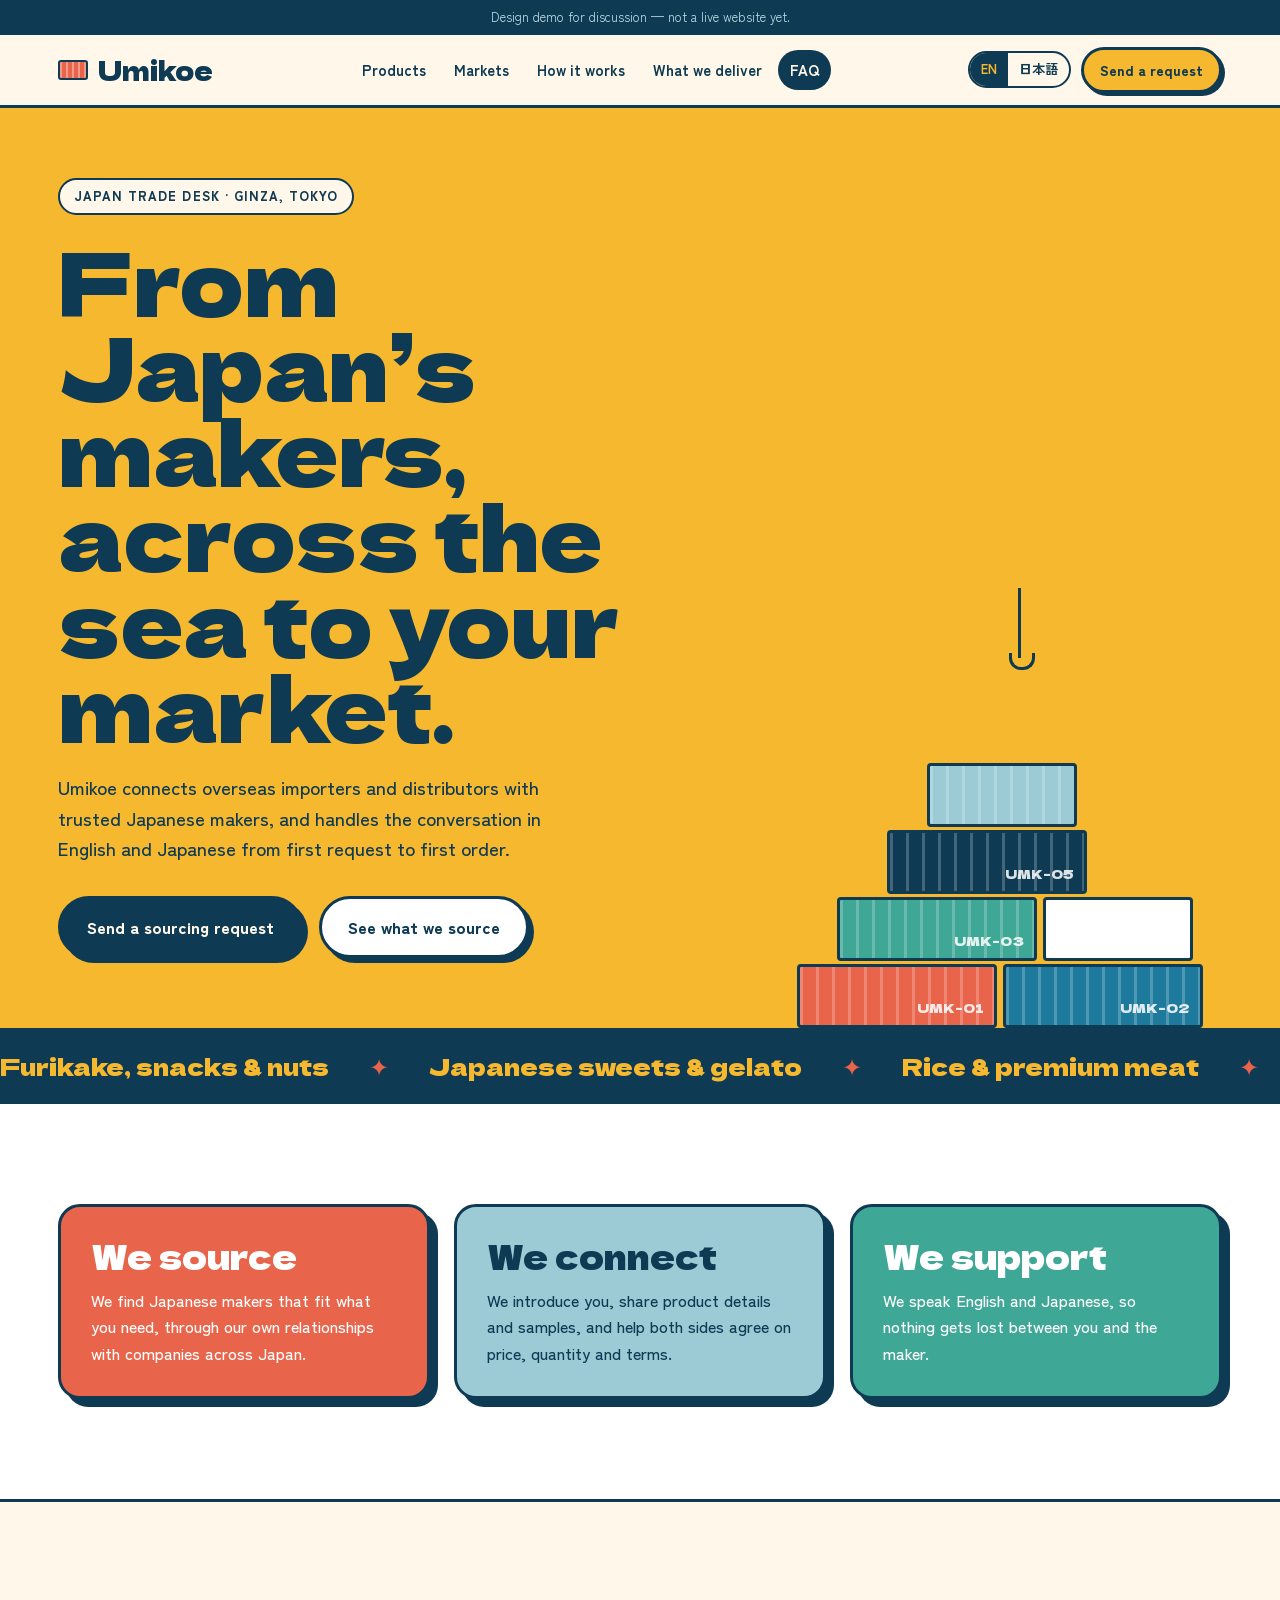
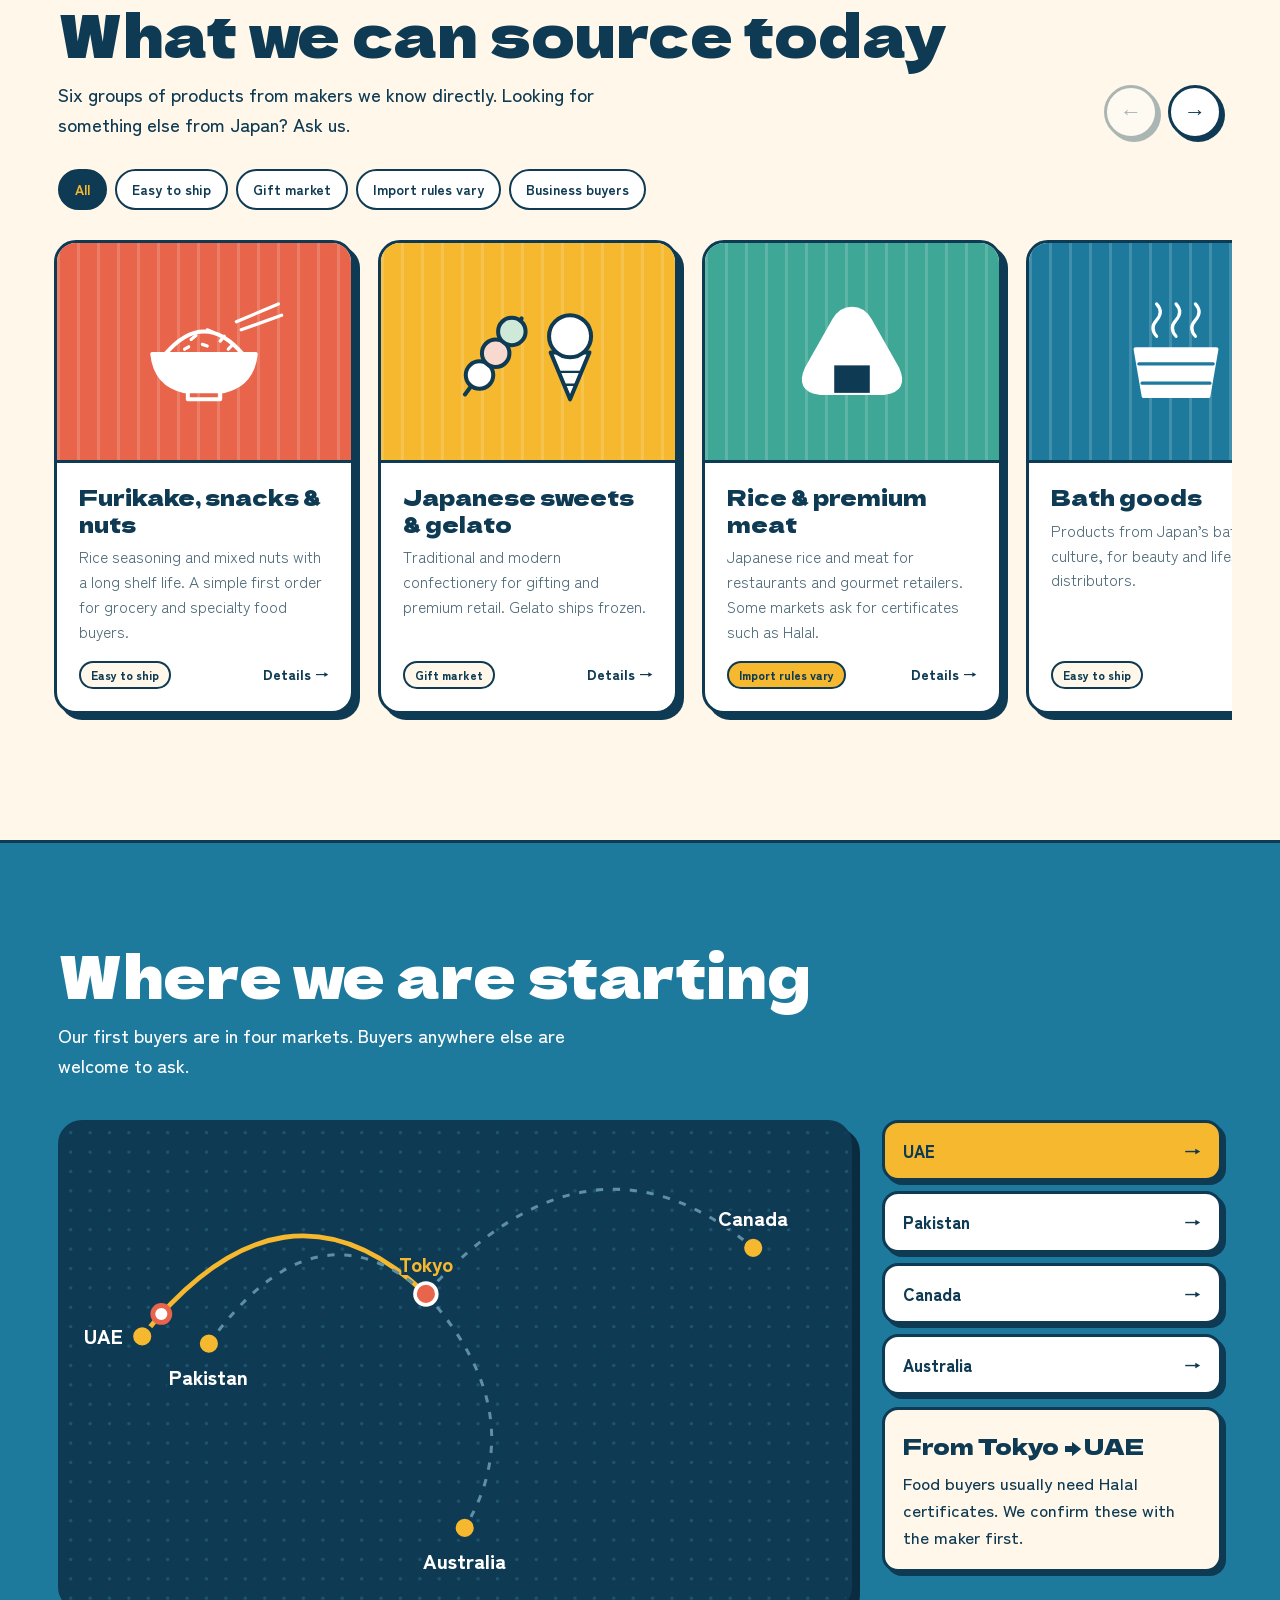
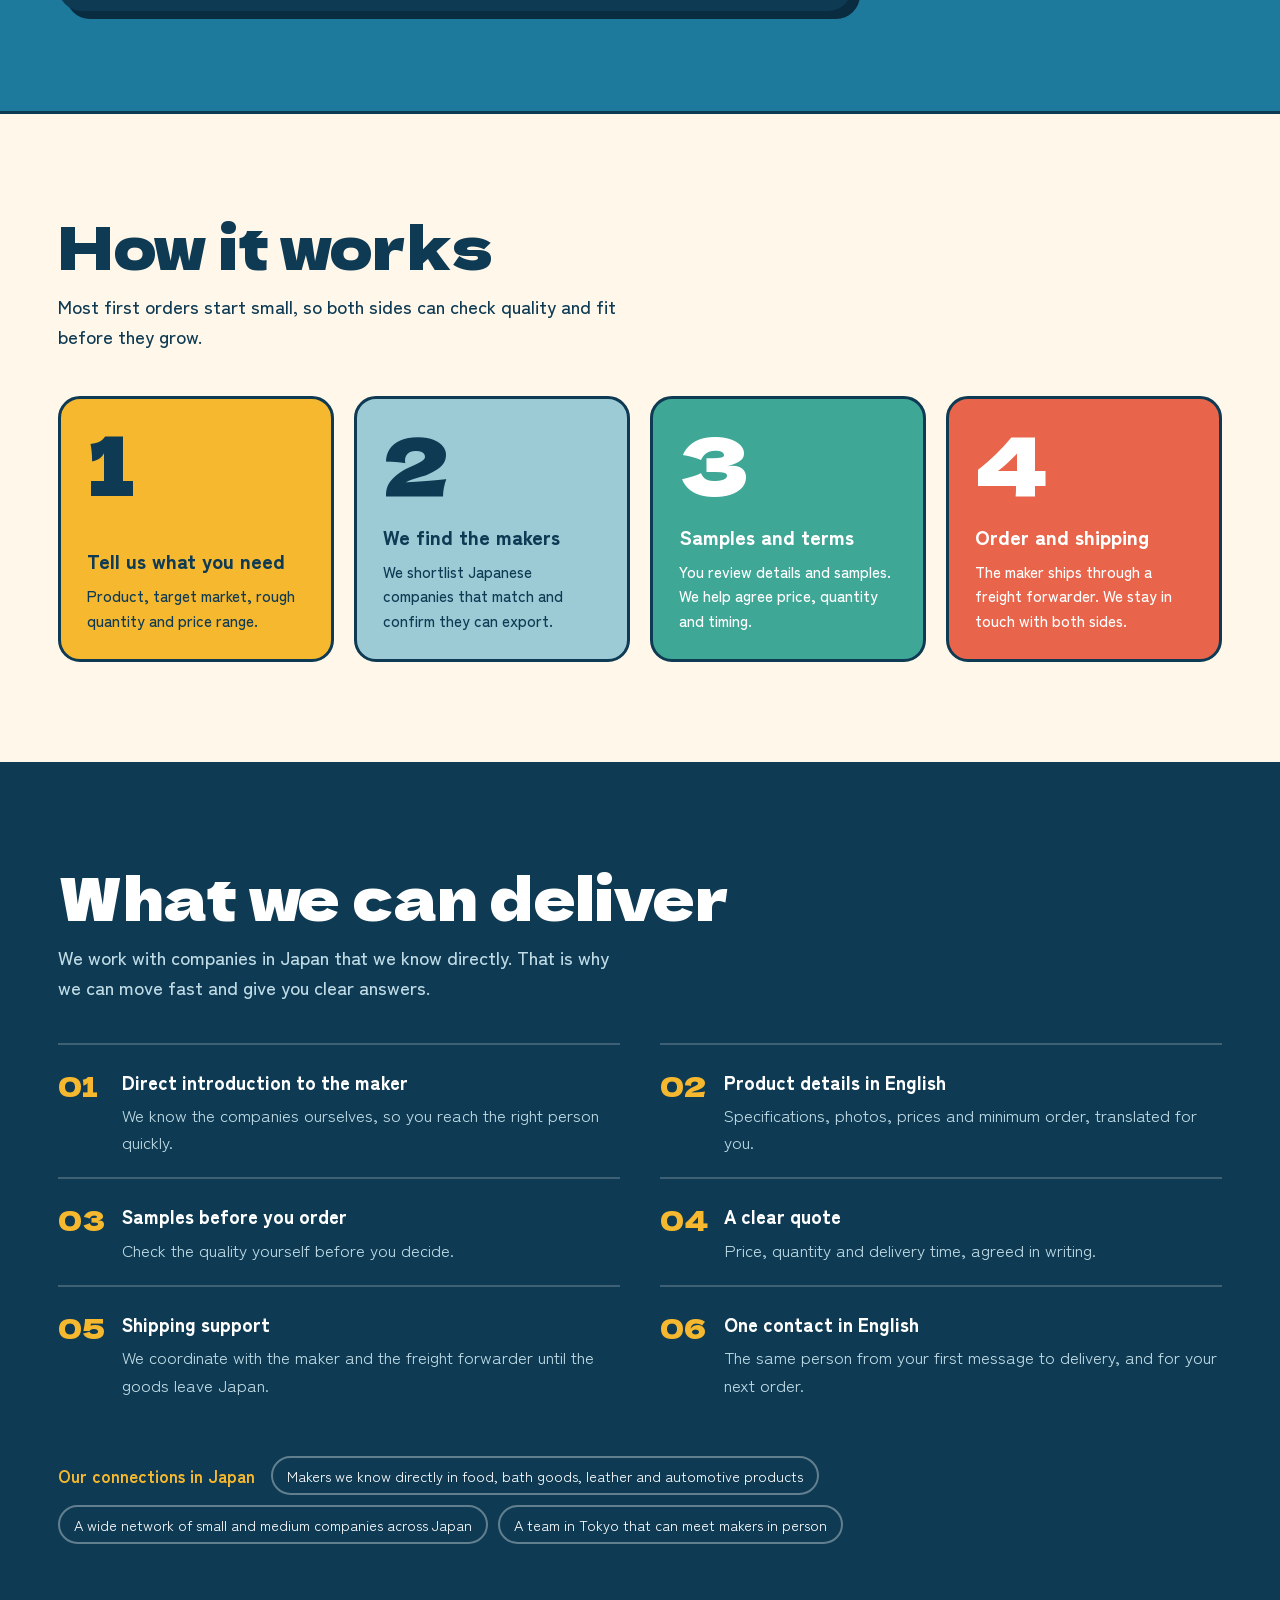
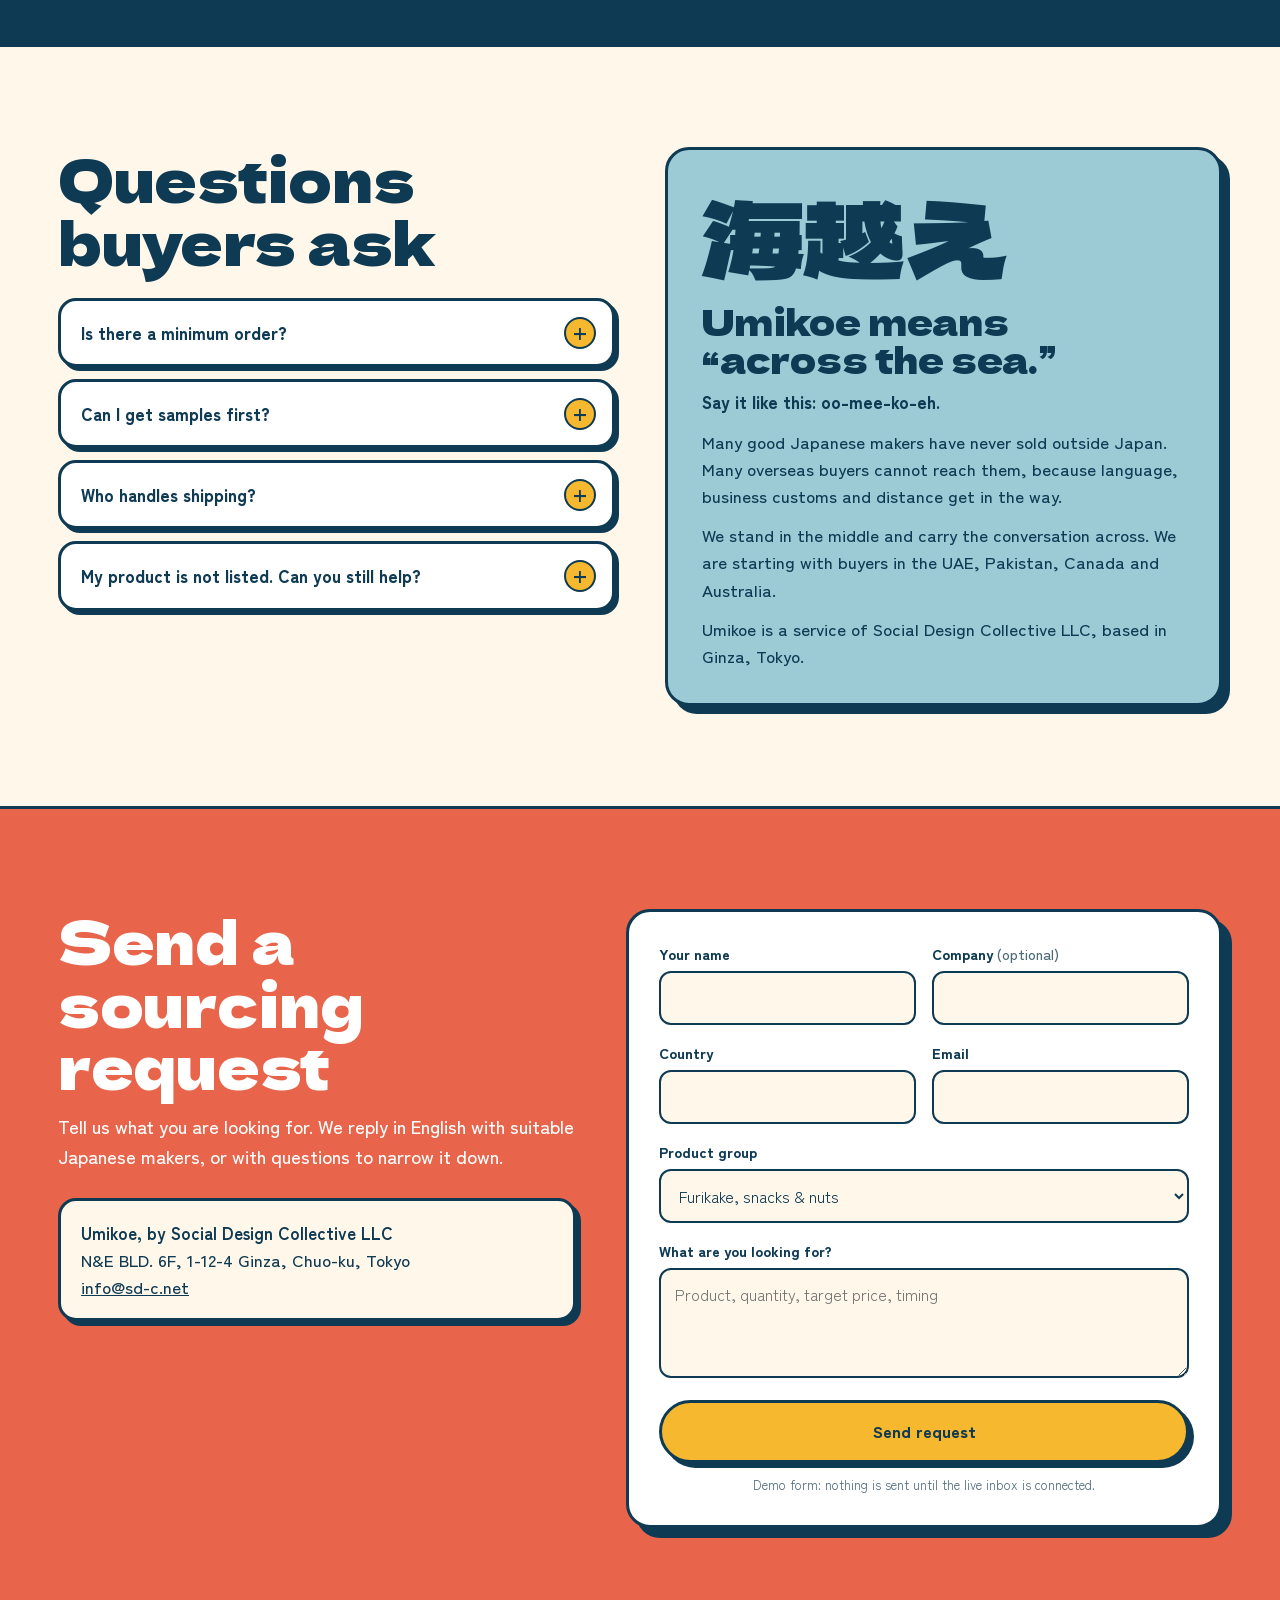
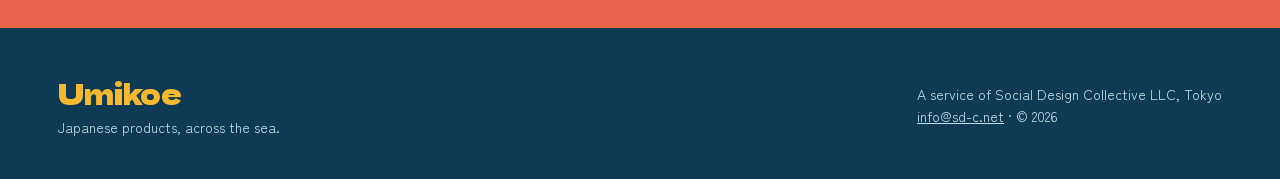
<file: umikoe-demos/demo-4-voyage.html>
<!DOCTYPE html>
<html lang="en">
<head>
<meta charset="UTF-8">
<meta name="viewport" content="width=device-width, initial-scale=1">
<title data-i18n="meta.title">Umikoe — Japan trade desk</title>
<meta name="description" content="Umikoe connects overseas importers and distributors with trusted Japanese makers, in English and Japanese.">
<meta name="theme-color" content="#F5B82E">
<script>document.documentElement.className+=' js'</script>
<link rel="preconnect" href="https://fonts.googleapis.com"><link rel="preconnect" href="https://fonts.gstatic.com" crossorigin>
<link href="https://fonts.googleapis.com/css2?family=Dela+Gothic+One&family=Zen+Kaku+Gothic+New:wght@400;500;700;900&display=swap" rel="stylesheet">
<link rel="stylesheet" href="assets/base.css">
<style>
  :root{
    --ink:#0E3A53; --sea:#1D7A9C; --sun:#F5B82E; --coral:#E8644A; --mint:#3FA796; --sky:#9CCBD6; --cream:#FFF8EA;
    --mute:#4F6B79; --line:#0E3A53;
    --display:'Dela Gothic One','Hiragino Kaku Gothic StdN',Impact,sans-serif;
    --text:'Zen Kaku Gothic New','Hiragino Sans','Noto Sans JP',system-ui,sans-serif;
    --u-display:var(--display); --u-ink:var(--ink); --u-line:#CFE0E5; --u-radius:20px;
  }
  *{box-sizing:border-box;margin:0;padding:0}
  html{scroll-behavior:smooth;scroll-padding-top:80px}
  @media (prefers-reduced-motion:reduce){html{scroll-behavior:auto}}
  body{font-family:var(--text);color:var(--ink);background:var(--cream);line-height:1.6;font-size:17px;-webkit-font-smoothing:antialiased;overflow-x:hidden}
  body[data-lang="ja"]{line-height:1.8}
  a{color:inherit}
  :focus-visible{outline:3px solid var(--coral);outline-offset:3px;border-radius:4px}
  .wrap{max-width:1220px;margin:0 auto;padding:0 28px}
  h1,h2,.d{font-family:var(--display);font-weight:400;letter-spacing:-.005em;text-wrap:balance}
  h2{font-size:clamp(32px,4.6vw,62px);line-height:1.06}
  body[data-lang="ja"] h2{line-height:1.25}
  .sub{font-size:18.5px;margin-top:16px;max-width:56ch;font-weight:500}

  .demo{background:var(--ink);color:#BFDCE6;font-size:13px;text-align:center;padding:7px 16px}

  header{position:sticky;top:0;z-index:30;background:var(--cream);border-bottom:3px solid var(--ink)}
  .nav{display:flex;align-items:center;justify-content:space-between;height:70px;gap:18px}
  .brand{font-family:var(--display);font-size:26px;text-decoration:none;display:flex;align-items:center;gap:10px}
  .brand i{width:30px;height:20px;background:var(--coral);border:2.5px solid var(--ink);border-radius:3px;position:relative;
    background-image:repeating-linear-gradient(90deg,rgba(255,255,255,.35) 0 2px,transparent 2px 6px)}
  .links{display:flex;gap:4px;list-style:none;font-weight:700;font-size:15px}
  .links a{text-decoration:none;padding:8px 12px;border-radius:999px;display:block}
  .links a:hover,.links a.active{background:var(--ink);color:var(--cream)}
  .right{display:flex;gap:10px;align-items:center}
  .lang{display:flex;border:2.5px solid var(--ink);border-radius:999px;overflow:hidden}
  .lang button{border:0;background:none;font:inherit;font-weight:700;font-size:13px;padding:6px 11px;white-space:nowrap;cursor:pointer;color:var(--ink)}
  .lang button[aria-pressed="true"]{background:var(--ink);color:var(--sun)}
  .burger{display:none;border:2.5px solid var(--ink);background:var(--sun);border-radius:999px;font:inherit;font-weight:900;font-size:14px;padding:8px 16px;cursor:pointer}

  .btn{display:inline-flex;align-items:center;justify-content:center;gap:10px;font:inherit;font-weight:900;font-size:16.5px;padding:15px 26px;border-radius:999px;border:3px solid var(--ink);
    text-decoration:none;cursor:pointer;background:var(--ink);color:var(--cream);box-shadow:5px 5px 0 var(--ink);transition:transform .15s,box-shadow .15s}
  .btn:hover{transform:translate(-2px,-2px);box-shadow:7px 7px 0 var(--ink)}
  .btn:active{transform:translate(3px,3px);box-shadow:2px 2px 0 var(--ink)}
  .btn.sun{background:var(--sun);color:var(--ink)}
  .btn.white{background:#fff;color:var(--ink)}
  .btn.small{padding:9px 16px;font-size:14px;box-shadow:3px 3px 0 var(--ink)}
  .btn[disabled]{opacity:.7;cursor:progress}

  /* hero */
  .hero{background:var(--sun);border-bottom:3px solid var(--ink);overflow:hidden;position:relative}
  .hero-grid{display:grid;grid-template-columns:1.25fr .75fr;gap:30px;align-items:end;padding-top:70px}
  .stamp{display:inline-block;font-weight:900;font-size:13px;letter-spacing:.08em;text-transform:uppercase;border:2.5px solid var(--ink);border-radius:999px;padding:6px 14px;background:var(--cream)}
  .hero h1{font-size:clamp(42px,6.8vw,100px);line-height:.98;margin-top:22px}
  body[data-lang="ja"] .hero h1{font-size:clamp(36px,5.4vw,78px);line-height:1.2}
  .hero .lead{font-size:19px;font-weight:500;margin-top:24px;max-width:52ch}
  .cta{display:flex;gap:16px;flex-wrap:wrap;margin:32px 0 70px}
  .stack{position:relative;height:430px;align-self:end}
  .c{position:absolute;height:64px;border:3px solid var(--ink);border-radius:4px;
     background-image:repeating-linear-gradient(90deg,rgba(255,255,255,.22) 0 3px,transparent 3px 16px)}
  .c::after{content:attr(data-k);position:absolute;right:10px;bottom:6px;font-family:var(--display);font-size:13px;color:rgba(255,255,255,.85)}
  @media (prefers-reduced-motion:no-preference){
    .c{animation:drop .8s cubic-bezier(.3,1.4,.5,1) both}
    @keyframes drop{from{transform:translateY(-520px)}to{transform:none}}
  }
  .hook{position:absolute;left:52%;top:-10px;width:3px;height:70px;background:var(--ink)}
  .hook::after{content:"";position:absolute;left:-9px;bottom:-12px;width:20px;height:14px;border:3px solid var(--ink);border-top:0;border-radius:0 0 12px 12px}
  @media (prefers-reduced-motion:no-preference){.hook{animation:swing 4s ease-in-out infinite;transform-origin:top}@keyframes swing{50%{transform:rotate(6deg)}}}

  /* marquee */
  .marquee{background:var(--ink);color:var(--sun);border-bottom:3px solid var(--ink);overflow:hidden;white-space:nowrap;padding:16px 0}
  .marquee div{display:inline-flex;gap:40px;font-family:var(--display);font-size:24px;padding-right:40px}
  .marquee span::after{content:"✦";margin-left:40px;color:var(--coral)}
  @media (prefers-reduced-motion:no-preference){.marquee .track{display:inline-block;animation:mq 38s linear infinite}@keyframes mq{to{transform:translateX(-50%)}}}

  section{padding:100px 0;border-bottom:3px solid var(--ink)}

  /* pillars */
  .pillars{display:grid;grid-template-columns:repeat(3,1fr);gap:24px}
  .pillar{border:3px solid var(--ink);border-radius:22px;padding:30px;background:#fff;box-shadow:8px 8px 0 var(--ink)}
  .pillar:nth-child(1){background:var(--coral);color:#fff}
  .pillar:nth-child(2){background:var(--sky)}
  .pillar:nth-child(3){background:var(--mint);color:#fff}
  .pillar h3{font-family:var(--display);font-weight:400;font-size:34px;line-height:1.1}
  .pillar p{margin-top:12px;font-weight:500;font-size:16.5px}

  /* products carousel */
  .phead{display:flex;justify-content:space-between;align-items:end;gap:20px;flex-wrap:wrap}
  .arrows{display:flex;gap:10px}
  .arrows button{width:54px;height:54px;border-radius:50%;border:3px solid var(--ink);background:#fff;cursor:pointer;font-size:22px;font-weight:900;color:var(--ink);box-shadow:3px 3px 0 var(--ink)}
  .arrows button:hover{background:var(--sun)}
  .arrows button:disabled{opacity:.35;cursor:default;background:#fff}
  .chips{display:flex;flex-wrap:wrap;gap:8px;margin-top:30px}
  .chip{font:inherit;font-weight:700;font-size:14px;border:2.5px solid var(--ink);background:#fff;color:var(--ink);padding:7px 15px;border-radius:999px;cursor:pointer}
  .chip[aria-pressed="true"]{background:var(--ink);color:var(--sun)}
  .rail{display:grid;grid-auto-flow:column;grid-auto-columns:minmax(300px,31%);gap:24px;overflow-x:auto;scroll-snap-type:x mandatory;padding:30px 10px 26px 4px;margin:0 -10px 0 -4px;scrollbar-width:thin;scroll-behavior:smooth}
  .pc{scroll-snap-align:start;border:3px solid var(--ink);border-radius:22px;background:#fff;overflow:hidden;text-decoration:none;display:flex;flex-direction:column;box-shadow:6px 6px 0 var(--ink);transition:transform .2s,box-shadow .2s}
  .pc:hover{transform:translate(-3px,-3px);box-shadow:9px 9px 0 var(--ink)}
  .pc .art{aspect-ratio:4/3;display:flex;align-items:center;justify-content:center;border-bottom:3px solid var(--ink);
    background-image:repeating-linear-gradient(90deg,rgba(255,255,255,.16) 0 3px,transparent 3px 20px)}
  .pc .art svg{width:66%;transition:transform .35s}
  .pc:hover .art svg{transform:rotate(-4deg) scale(1.06)}
  .pc .b{padding:20px 22px 22px;display:flex;flex-direction:column;flex:1}
  .pc h3{font-family:var(--display);font-weight:400;font-size:22px;line-height:1.2}
  .pc p{font-size:15.5px;margin-top:8px;color:var(--mute);flex:1}
  .pc .f{display:flex;justify-content:space-between;align-items:center;margin-top:16px;gap:8px}
  .pc .more{font-weight:900;font-size:14px;white-space:nowrap}
  .tg{display:inline-block;font-size:12px;font-weight:900;border:2px solid var(--ink);border-radius:999px;padding:2px 10px;margin:2px 2px 0 0;background:var(--cream)}
  .tg--rules{background:var(--sun)}
  .empty{margin-top:20px;border:3px dashed var(--ink);border-radius:20px;padding:26px;text-align:center;font-weight:700}

  /* map */
  .mapsec{background:var(--sea);color:#fff}
  .map-grid{display:grid;grid-template-columns:1fr 340px;gap:30px;margin-top:40px;align-items:start}
  .mapbox{background:var(--ink);border:3px solid var(--ink);border-radius:24px;overflow:hidden;box-shadow:8px 8px 0 #0A2C40}
  .mapbox svg{display:block;width:100%;height:auto}
  .route{fill:none;stroke:#5E8FA6;stroke-width:2.5;stroke-dasharray:6 8;transition:stroke .3s}
  .route.on{stroke:var(--sun);stroke-width:4;stroke-dasharray:none}
  .pin{cursor:pointer}
  .pin circle.ring{fill:none;stroke:var(--sun);stroke-width:2;opacity:0}
  .pin.on circle.ring{opacity:1}
  @media (prefers-reduced-motion:no-preference){.pin.on circle.ring{animation:ring 1.6s ease-out infinite}@keyframes ring{from{r:8;opacity:1}to{r:26;opacity:0}}}
  .pin text{font-family:var(--text);font-weight:900;font-size:17px;fill:#fff;paint-order:stroke;stroke:var(--ink);stroke-width:5px}
  .pin:focus{outline:none}
  .pin:focus-visible circle.dot{stroke:#fff;stroke-width:3}
  .mside{display:flex;flex-direction:column;gap:12px}
  .mbtn{all:unset;box-sizing:border-box;cursor:pointer;border:3px solid var(--ink);border-radius:16px;background:#fff;color:var(--ink);padding:14px 18px;font-weight:900;display:flex;justify-content:space-between;align-items:center;box-shadow:4px 4px 0 var(--ink)}
  .mbtn:focus-visible{outline:3px solid var(--sun);outline-offset:3px}
  .mbtn[aria-pressed="true"]{background:var(--sun)}
  .mnote{background:var(--cream);color:var(--ink);border:3px solid var(--ink);border-radius:16px;padding:18px;font-weight:500;flex:1;box-shadow:4px 4px 0 var(--ink)}
  .mnote b{font-family:var(--display);font-weight:400;font-size:22px;display:block;margin-bottom:6px}

  /* steps */
  .steps{list-style:none;display:grid;grid-template-columns:repeat(4,1fr);gap:20px;margin-top:44px;counter-reset:s}
  .steps li{counter-increment:s;border:3px solid var(--ink);border-radius:22px;padding:26px;min-height:250px;display:flex;flex-direction:column}
  .steps li::before{content:counter(s);font-family:var(--display);font-size:80px;line-height:.9;margin-bottom:auto}
  .steps li:nth-child(1){background:var(--sun)} .steps li:nth-child(2){background:var(--sky)}
  .steps li:nth-child(3){background:var(--mint);color:#fff} .steps li:nth-child(4){background:var(--coral);color:#fff}
  .steps h3{font-weight:900;font-size:20px;margin-top:24px}
  .steps p{font-size:15.5px;margin-top:6px;font-weight:500}

  /* deliver */
  .deliver{background:var(--ink);color:#fff}
  .dl{display:grid;grid-template-columns:1fr 1fr;gap:0 40px;margin-top:40px;counter-reset:d}
  .dl div{border-top:2px solid rgba(255,255,255,.2);padding:22px 0 22px 64px;position:relative;counter-increment:d}
  .dl div::before{content:counter(d,decimal-leading-zero);position:absolute;left:0;top:20px;font-family:var(--display);font-size:26px;color:var(--sun)}
  .dl b{font-size:19px;font-weight:900;display:block}
  .dl span{color:#BFDCE6;display:block;margin-top:4px}
  .conn{margin-top:36px;display:flex;flex-wrap:wrap;gap:10px;align-items:center}
  .conn strong{color:var(--sun);margin-right:6px}
  .conn span{border:2px solid rgba(255,255,255,.35);border-radius:999px;padding:6px 14px;font-size:14.5px}

  /* faq + about */
  .fa{display:grid;grid-template-columns:1fr 1fr;gap:50px}
  details{border:3px solid var(--ink);border-radius:18px;background:#fff;margin-bottom:12px;box-shadow:4px 4px 0 var(--ink)}
  summary{list-style:none;cursor:pointer;padding:18px 56px 18px 20px;font-weight:900;font-size:17px;position:relative}
  summary::-webkit-details-marker{display:none}
  summary::after{content:"+";position:absolute;right:16px;top:50%;transform:translateY(-50%);width:28px;height:28px;border-radius:50%;background:var(--sun);border:2px solid var(--ink);display:flex;align-items:center;justify-content:center;font-size:18px;line-height:1}
  details[open] summary::after{content:"–"}
  details p{padding:0 20px 18px;font-weight:500}
  .about{border:3px solid var(--ink);border-radius:24px;background:var(--sky);padding:34px;box-shadow:8px 8px 0 var(--ink)}
  .about .d{font-size:clamp(60px,8vw,110px);line-height:1;color:var(--ink)}
  .about h2{font-size:clamp(26px,2.8vw,36px);margin-top:14px}
  .about p{margin-top:12px;font-weight:500}
  .about .say{font-weight:900}

  /* contact */
  .contact{background:var(--coral)}
  .contact h2,.contact .sub{color:#fff}
  .cgrid{display:grid;grid-template-columns:1fr 1.15fr;gap:50px;align-items:start}
  .where{margin-top:26px;background:var(--cream);border:3px solid var(--ink);border-radius:18px;padding:18px 20px;font-weight:500;box-shadow:5px 5px 0 var(--ink)}
  .formcard{background:#fff;border:3px solid var(--ink);border-radius:24px;padding:30px;box-shadow:10px 10px 0 var(--ink)}
  .row2{display:grid;grid-template-columns:1fr 1fr;gap:16px}
  .field{margin-bottom:16px}
  label{display:block;font-weight:900;font-size:14.5px;margin-bottom:6px}
  label .opt{font-weight:500;color:var(--mute)}
  input,select,textarea{width:100%;font:inherit;font-size:16px;padding:12px 14px;border:2.5px solid var(--ink);border-radius:12px;background:var(--cream);color:var(--ink)}
  input:focus,select:focus,textarea:focus{outline:none;background:#fff;box-shadow:4px 4px 0 var(--sun)}
  textarea{min-height:110px;resize:vertical}
  .formcard .btn{width:100%}
  .formnote{font-size:13px;color:var(--mute);margin-top:12px;text-align:center}

  footer{background:var(--ink);color:#BFDCE6;padding:40px 0;font-size:14px}
  .foot{display:flex;justify-content:space-between;flex-wrap:wrap;gap:16px;align-items:center}
  footer .d{color:var(--sun);font-size:28px}

  .u-modal{border:3px solid var(--ink)}
  .u-modal-art{border-right:3px solid var(--ink)}
  .u-modal-ask{border:3px solid var(--ink);box-shadow:4px 4px 0 var(--ink)}
  .u-modal h3{font-weight:400}

  @media (max-width:980px){
    .burger{display:block}
    .right .btn{display:none}
    .links{position:fixed;inset:73px 0 auto 0;background:var(--sun);flex-direction:column;padding:12px 20px 22px;border-bottom:3px solid var(--ink);
      opacity:0;pointer-events:none;transform:translateY(-10px);transition:all .25s}
    .links a{font-size:20px;padding:12px 14px}
    .menu-open .links{opacity:1;pointer-events:auto;transform:none}
    .hero .hero-grid{grid-template-columns:minmax(0,1fr);padding-top:44px}
    .hero-grid>*{min-width:0}
    .stack{height:310px;width:410px;max-width:none;transform:scale(.72);transform-origin:bottom left;margin:-40px 0 0;justify-self:start}
    .cta{margin-bottom:10px}
    .pillars{grid-template-columns:1fr}
    .rail{grid-auto-columns:minmax(270px,80%)}
    .map-grid,.fa,.cgrid{grid-template-columns:1fr}
    .steps{grid-template-columns:1fr 1fr}
    .dl{grid-template-columns:1fr}
    section{padding:70px 0}
  }
  @media (max-width:560px){
    .wrap{padding-left:18px;padding-right:18px}
    .steps,.row2{grid-template-columns:1fr}
    .steps li{min-height:0}
    .steps li::before{font-size:56px}
    .cta .btn{width:100%}
    .formcard,.about{padding:22px}
    .marquee div{font-size:19px}
    .brand{font-size:22px}
    .pin text{font-size:22px}
    .u-modal-art{border-right:0;border-bottom:3px solid var(--ink)}
  }
</style>
</head>
<body>
<a class="skip" href="#main">Skip to content</a>
<div class="demo" data-i18n="demo.banner">Design demo for discussion — not a live website yet.</div>

<header data-header>
  <div class="wrap nav">
    <a class="brand" href="#top" aria-label="Umikoe, home"><i aria-hidden="true"></i>Umikoe</a>
    <nav aria-label="Main" data-nav data-menu>
      <ul class="links" id="menu">
        <li><a href="#products" data-i18n="nav.products">Products</a></li>
        <li><a href="#markets" data-i18n="nav.markets">Markets</a></li>
        <li><a href="#how" data-i18n="nav.how">How it works</a></li>
        <li><a href="#deliver" data-i18n="nav.deliver">What we deliver</a></li>
        <li><a href="#faq" data-i18n="nav.faq">FAQ</a></li>
      </ul>
    </nav>
    <div class="right">
      <div class="lang" role="group" aria-label="Language">
        <button type="button" data-lang-btn="en" aria-pressed="true">EN</button>
        <button type="button" data-lang-btn="ja" aria-pressed="false" lang="ja">日本語</button>
      </div>
      <a class="btn sun small" href="#contact" data-i18n="nav.cta">Send a request</a>
      <button class="burger" type="button" data-menu-toggle aria-controls="menu" aria-expanded="false" data-i18n="menu">Menu</button>
    </div>
  </div>
</header>

<main id="main">
  <div class="hero" id="top">
    <div class="wrap hero-grid">
      <div>
        <span class="stamp" data-i18n="hero.eyebrow">Japan trade desk · Ginza, Tokyo</span>
        <h1 data-i18n="hero.title">From Japan’s makers, across the sea to your market.</h1>
        <p class="lead" data-i18n="hero.lead"></p>
        <div class="cta">
          <a class="btn" href="#contact" data-i18n="hero.cta1">Send a sourcing request</a>
          <a class="btn white" href="#products" data-i18n="hero.cta2">See what we source</a>
        </div>
      </div>
      <div class="stack" aria-hidden="true">
        <div class="hook"></div>
        <div class="c" style="left:0;bottom:0;width:200px;background-color:#E8644A;animation-delay:.1s" data-k="UMK-01"></div>
        <div class="c" style="left:206px;bottom:0;width:200px;background-color:#1D7A9C;animation-delay:.25s" data-k="UMK-02"></div>
        <div class="c" style="left:40px;bottom:67px;width:200px;background-color:#3FA796;animation-delay:.4s" data-k="UMK-03"></div>
        <div class="c" style="left:246px;bottom:67px;width:150px;background-color:#FFFFFF;animation-delay:.55s"></div>
        <div class="c" style="left:90px;bottom:134px;width:200px;background-color:#0E3A53;animation-delay:.7s" data-k="UMK-05"></div>
        <div class="c" style="left:130px;bottom:201px;width:150px;background-color:#9CCBD6;animation-delay:.85s"></div>
      </div>
    </div>
  </div>

  <div class="marquee" aria-hidden="true"><div class="track" id="mq"></div></div>

  <section style="background:#fff">
    <div class="wrap pillars">
      <div class="pillar reveal"><h3 data-i18n="does.1.t"></h3><p data-i18n="does.1.p"></p></div>
      <div class="pillar reveal"><h3 data-i18n="does.2.t"></h3><p data-i18n="does.2.p"></p></div>
      <div class="pillar reveal"><h3 data-i18n="does.3.t"></h3><p data-i18n="does.3.p"></p></div>
    </div>
  </section>

  <section id="products">
    <div class="wrap">
      <div class="phead">
        <div><h2 data-i18n="products.title"></h2><p class="sub" data-i18n="products.sub"></p></div>
        <div class="arrows"><button type="button" id="prev" aria-label="Previous">←</button><button type="button" id="next" aria-label="Next">→</button></div>
      </div>
      <div class="chips" id="chips" role="group" aria-label="Filter"></div>
      <div class="rail" id="rail" tabindex="0" aria-label="Products"></div>
      <p class="empty" id="empty" hidden data-i18n="search.none"></p>
    </div>
  </section>

  <section id="markets" class="mapsec">
    <div class="wrap">
      <h2 data-i18n="markets.title"></h2>
      <p class="sub" data-i18n="markets.sub"></p>
      <div class="map-grid">
        <div class="mapbox">
          <svg viewBox="170 10 650 400" id="map" role="img" aria-label="Routes from Tokyo to the UAE, Pakistan, Canada and Australia">
            <defs><pattern id="dots" width="16" height="16" patternUnits="userSpaceOnUse"><circle cx="2" cy="2" r="1.4" fill="#1D5673"/></pattern></defs>
            <rect width="1000" height="470" fill="url(#dots)"/>
                        <g id="routes"></g>
            <circle id="ship" r="7" fill="#fff" stroke="#E8644A" stroke-width="4" opacity="0"/>
            <g id="pins"></g>
            <g transform="translate(471 151)"><circle r="9" fill="#E8644A" stroke="#fff" stroke-width="3"/><text x="0" y="-18" text-anchor="middle" style="font:900 17px var(--text);fill:#F5B82E;paint-order:stroke;stroke:#0E3A53;stroke-width:5px">Tokyo</text></g>
          </svg>
        </div>
        <div class="mside">
          <div id="mbtns" style="display:grid;gap:10px" role="group" aria-label="Markets"></div>
          <div class="mnote" aria-live="polite"><b id="mname"></b><span id="mtext"></span></div>
        </div>
      </div>
    </div>
  </section>

  <section id="how">
    <div class="wrap">
      <h2 data-i18n="how.title"></h2>
      <p class="sub" data-i18n="how.sub"></p>
      <ol class="steps">
        <li class="reveal"><h3 data-i18n="step.1.t"></h3><p data-i18n="step.1.p"></p></li>
        <li class="reveal"><h3 data-i18n="step.2.t"></h3><p data-i18n="step.2.p"></p></li>
        <li class="reveal"><h3 data-i18n="step.3.t"></h3><p data-i18n="step.3.p"></p></li>
        <li class="reveal"><h3 data-i18n="step.4.t"></h3><p data-i18n="step.4.p"></p></li>
      </ol>
    </div>
  </section>

  <section id="deliver" class="deliver">
    <div class="wrap">
      <h2 data-i18n="deliver.title"></h2>
      <p class="sub" style="color:#BFDCE6" data-i18n="deliver.sub"></p>
      <div class="dl" id="dl"></div>
      <div class="conn"><strong data-i18n="conn.title"></strong><span data-i18n="conn.1"></span><span data-i18n="conn.2"></span><span data-i18n="conn.3"></span></div>
    </div>
  </section>

  <section id="faq">
    <div class="wrap fa">
      <div>
        <h2 style="margin-bottom:26px" data-i18n="faq.title"></h2>
        <details><summary data-i18n="faq.1.q"></summary><p data-i18n="faq.1.a"></p></details>
        <details><summary data-i18n="faq.2.q"></summary><p data-i18n="faq.2.a"></p></details>
        <details><summary data-i18n="faq.3.q"></summary><p data-i18n="faq.3.a"></p></details>
        <details><summary data-i18n="faq.4.q"></summary><p data-i18n="faq.4.a"></p></details>
      </div>
      <div class="about reveal" id="about">
        <div class="d" lang="ja" aria-hidden="true">海越え</div>
        <h2 data-i18n="story.title"></h2>
        <p class="say" data-i18n="story.say"></p>
        <p data-i18n="story.p1"></p>
        <p data-i18n="story.p2"></p>
        <p data-i18n="story.p3"></p>
      </div>
    </div>
  </section>

  <section id="contact" class="contact">
    <div class="wrap cgrid">
      <div>
        <h2 data-i18n="contact.title"></h2>
        <p class="sub" data-i18n="contact.sub"></p>
        <div class="where">
          <p><strong data-i18n="contact.org"></strong></p>
          <p data-i18n="contact.addr"></p>
          <p><a href="mailto:info@sd-c.net">info@sd-c.net</a></p>
        </div>
      </div>
      <div class="formcard">
        <form data-umikoe-form novalidate>
          <div class="row2">
            <div class="field"><label for="n" data-i18n="form.name"></label><input id="n" name="name" autocomplete="name" required></div>
            <div class="field"><label for="c"><span data-i18n="form.company"></span> <span class="opt">(<span data-i18n="form.optional"></span>)</span></label><input id="c" name="company" autocomplete="organization"></div>
          </div>
          <div class="row2">
            <div class="field"><label for="co" data-i18n="form.country"></label><input id="co" name="country" list="u-countries" autocomplete="country-name" required></div>
            <div class="field"><label for="e" data-i18n="form.email"></label><input id="e" name="email" type="email" autocomplete="email" required></div>
          </div>
          <div class="field"><label for="p" data-i18n="form.product"></label><select id="p" name="product"></select></div>
          <div class="field"><label for="m" data-i18n="form.message"></label><textarea id="m" name="message" data-i18n-ph="form.message.ph" required></textarea></div>
          <div class="hp" aria-hidden="true"><input name="_hp" tabindex="-1" autocomplete="off"></div>
          <button class="btn sun" type="submit" data-i18n="form.submit">Send request</button>
          <p class="formnote" data-i18n="form.note"></p>
        </form>
        <div data-form-status role="status" tabindex="-1" hidden></div>
      </div>
    </div>
  </section>
</main>

<footer>
  <div class="wrap foot">
    <div><span class="d">Umikoe</span><br><span data-i18n="footer.tag"></span></div>
    <div><span data-i18n="footer.by"></span><br><a href="mailto:info@sd-c.net">info@sd-c.net</a> · © <span data-year></span></div>
  </div>
</footer>

<script src="assets/umikoe.js"></script>
<script>
(function () {
  var U = window.Umikoe, $ = function (s) { return document.querySelector(s); };

  /* marquee: product names, doubled for a seamless loop */
  U.onLang(function () {
    var names = U.products.map(function (p) { return '<span>' + U.esc(U.t('p.' + p.id + '.n')) + '</span>'; }).join('');
    $('#mq').innerHTML = '<div>' + names + '</div><div>' + names + '</div>';
  });

  /* products rail */
  var rail = $('#rail');
  function arrows() {
    $('#prev').disabled = rail.scrollLeft < 5;
    $('#next').disabled = rail.scrollLeft + rail.clientWidth > rail.scrollWidth - 5;
  }
  U.catalog({
    grid: rail, filters: '#chips', empty: '#empty',
    card: function (p) {
      return '<a class="pc" href="#products" data-open-product="' + p.id + '">' +
        '<div class="art" style="background-color:' + p.color + '">' + p.icon + '</div>' +
        '<div class="b"><h3>' + U.esc(U.t('p.' + p.id + '.n')) + '</h3><p>' + U.esc(U.t('p.' + p.id + '.d')) + '</p>' +
        '<div class="f"><span>' + U.tagsHTML(p, 'tg') + '</span><span class="more">' + U.esc(U.t('product.more')) + ' →</span></div></div></a>';
    },
    after: function () { rail.scrollLeft = 0; setTimeout(arrows, 50); }
  });
  rail.addEventListener('scroll', arrows, { passive: true });
  window.addEventListener('resize', arrows);
  $('#prev').addEventListener('click', function () { rail.scrollBy({ left: -rail.clientWidth * .8 }); });
  $('#next').addEventListener('click', function () { rail.scrollBy({ left: rail.clientWidth * .8 }); });

  /* route map */
  var CITY = { uae: [237, 186, 354, 40], pk: [292, 192, 380, 70], ca: [741, 113, 606, 0], au: [503, 344, 560, 250] };
  var TOKYO = [471, 151], current = 'uae', raf;
  var NS = 'http://www.w3.org/2000/svg';
  var routes = $('#routes'), pins = $('#pins');
  U.markets.forEach(function (m) {
    var c = CITY[m];
    var path = document.createElementNS(NS, 'path');
    path.setAttribute('d', 'M' + TOKYO[0] + ' ' + TOKYO[1] + ' Q' + c[2] + ' ' + c[3] + ' ' + c[0] + ' ' + c[1]);
    path.setAttribute('class', 'route'); path.id = 'r-' + m;
    routes.appendChild(path);
    var g = document.createElementNS(NS, 'g');
    g.setAttribute('class', 'pin'); g.setAttribute('data-m', m); g.setAttribute('tabindex', '0'); g.setAttribute('role', 'button');
    g.setAttribute('transform', 'translate(' + c[0] + ' ' + c[1] + ')');
    // label placement per pin so UAE and Pakistan don't collide
    var lab = { uae: 'text-anchor="end" x="-16" y="6"', pk: 'text-anchor="middle" y="34"', ca: 'text-anchor="middle" y="-18"', au: 'text-anchor="middle" y="34"' }[m];
    g.innerHTML = '<circle class="ring" r="8"/><circle class="dot" r="9" fill="#F5B82E" stroke="#0E3A53" stroke-width="3"/><text ' + lab + '></text>';
    pins.appendChild(g);
  });
  function sail() {
    cancelAnimationFrame(raf);
    var path = document.getElementById('r-' + current), ship = $('#ship'), len = path.getTotalLength();
    if (U.reduceMotion) { var e = path.getPointAtLength(len); ship.setAttribute('cx', e.x); ship.setAttribute('cy', e.y); ship.setAttribute('opacity', 1); return; }
    var t0 = null;
    function frame(t) {
      if (!t0) t0 = t;
      var k = Math.min((t - t0) / 1800, 1), ease = 1 - Math.pow(1 - k, 3);
      var pt = path.getPointAtLength(len * ease);
      ship.setAttribute('cx', pt.x); ship.setAttribute('cy', pt.y); ship.setAttribute('opacity', 1);
      if (k < 1) raf = requestAnimationFrame(frame);
    }
    raf = requestAnimationFrame(frame);
  }
  function drawMap(animate) {
    U.markets.forEach(function (m) {
      document.getElementById('r-' + m).classList.toggle('on', m === current);
      var pin = pins.querySelector('[data-m="' + m + '"]');
      pin.classList.toggle('on', m === current);
      pin.querySelector('text').textContent = U.t('market.' + m);
      pin.setAttribute('aria-label', U.t('market.' + m));
      pin.setAttribute('aria-pressed', String(m === current));
    });
    $('#mbtns').innerHTML = U.markets.map(function (m) {
      return '<button type="button" class="mbtn" data-m="' + m + '" aria-pressed="' + (m === current) + '">' + U.esc(U.t('market.' + m)) + '<span aria-hidden="true">→</span></button>';
    }).join('');
    $('#mname').textContent = U.t('markets.from') + ' → ' + U.t('market.' + current);
    $('#mtext').textContent = U.t('market.' + current + '.note');
    if (animate) sail();
  }
  function pick(m, refocus) {
    current = m; drawMap(true);
    if (refocus) { var b = $('#mbtns [data-m="' + m + '"]'); if (b) b.focus(); }
  }
  $('#mbtns').addEventListener('click', function (e) { var b = e.target.closest('[data-m]'); if (b) pick(b.getAttribute('data-m'), true); });
  pins.addEventListener('click', function (e) { var g = e.target.closest('[data-m]'); if (g) pick(g.getAttribute('data-m')); });
  pins.addEventListener('keydown', function (e) {
    if (e.key !== 'Enter' && e.key !== ' ') return;
    var g = e.target.closest('[data-m]'); if (g) { e.preventDefault(); pick(g.getAttribute('data-m')); g.focus(); }
  });
  U.onLang(function () { drawMap(false); });
  // Sail the first route when the map scrolls into view.
  if ('IntersectionObserver' in window) {
    var io = new IntersectionObserver(function (en) { if (en[0].isIntersecting) { sail(); io.disconnect(); } }, { threshold: .4 });
    io.observe($('#map'));
  } else { sail(); }

  U.onLang(function () {
    var h = '';
    for (var i = 1; i <= 6; i++) h += '<div><b>' + U.esc(U.t('dl.' + i + '.t')) + '</b><span>' + U.esc(U.t('dl.' + i + '.s')) + '</span></div>';
    $('#dl').innerHTML = h;
  });
})();
</script>
</body>
</html>
</file>
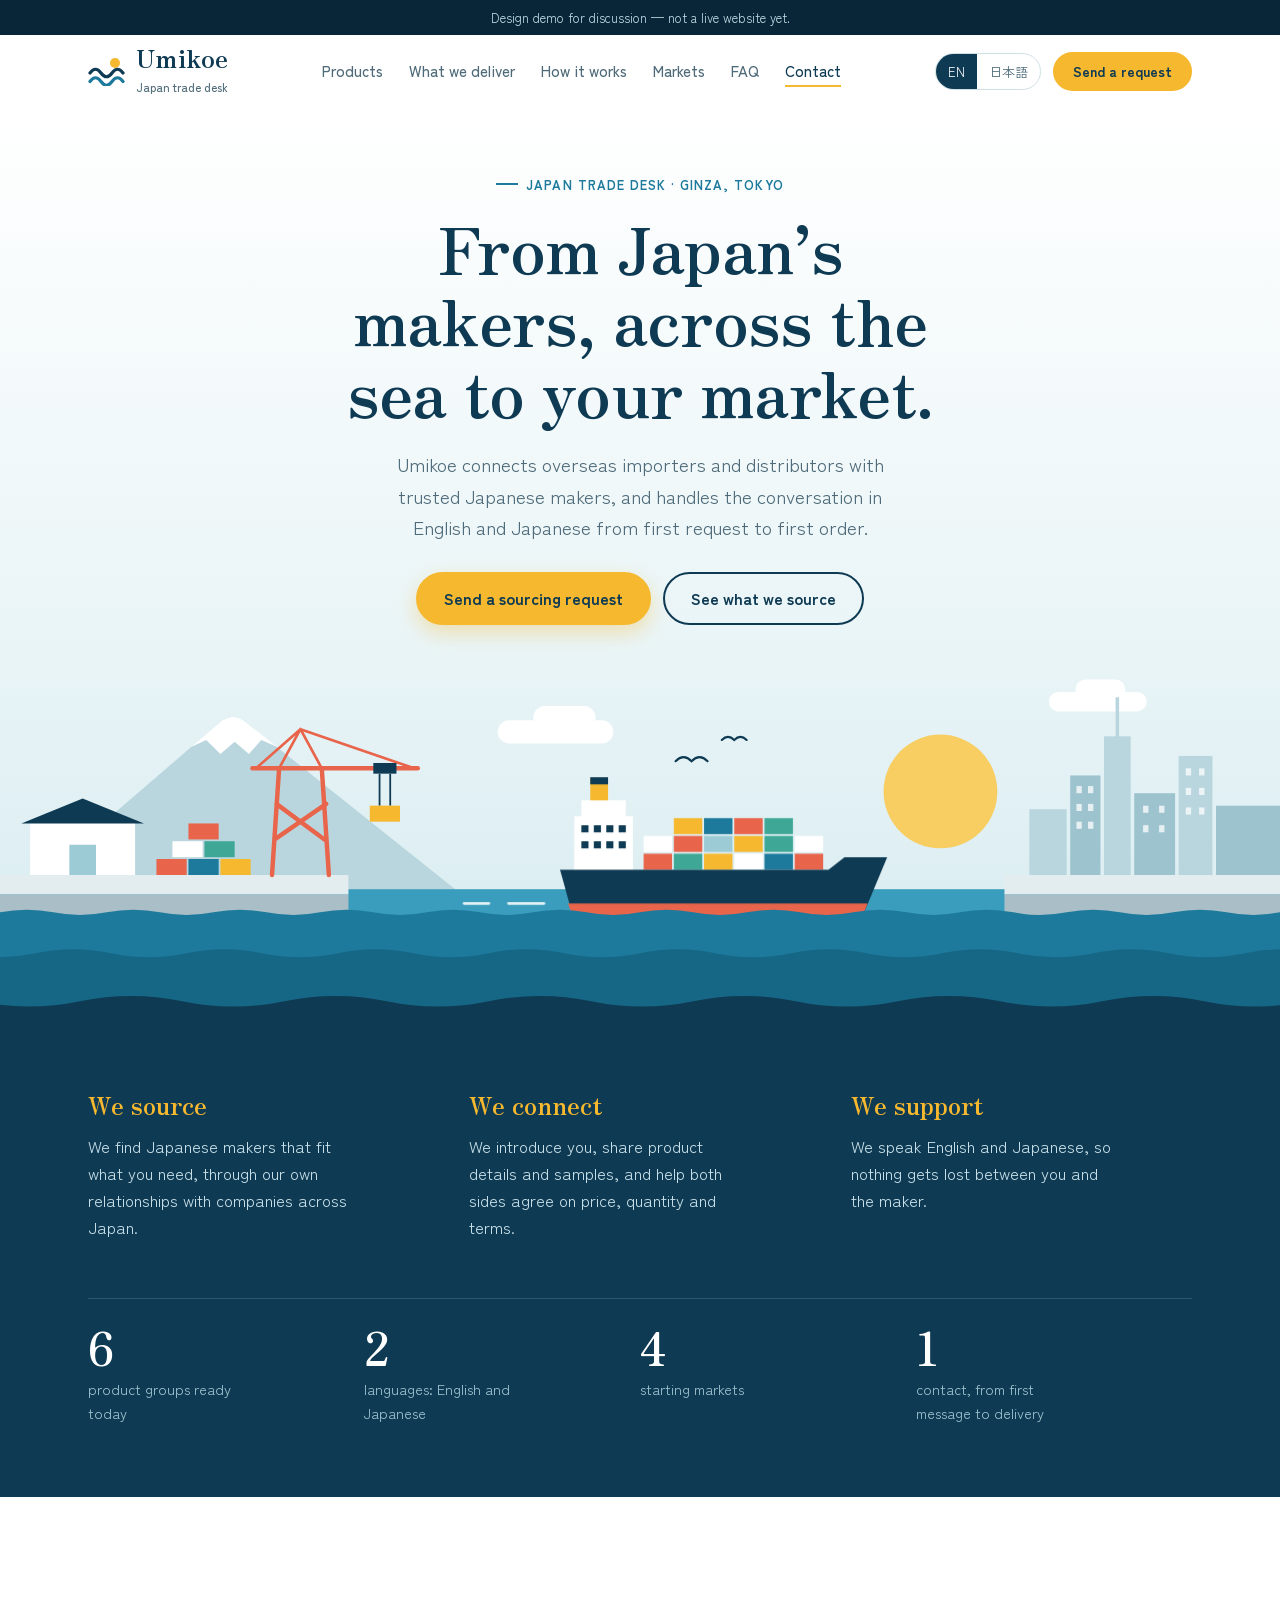
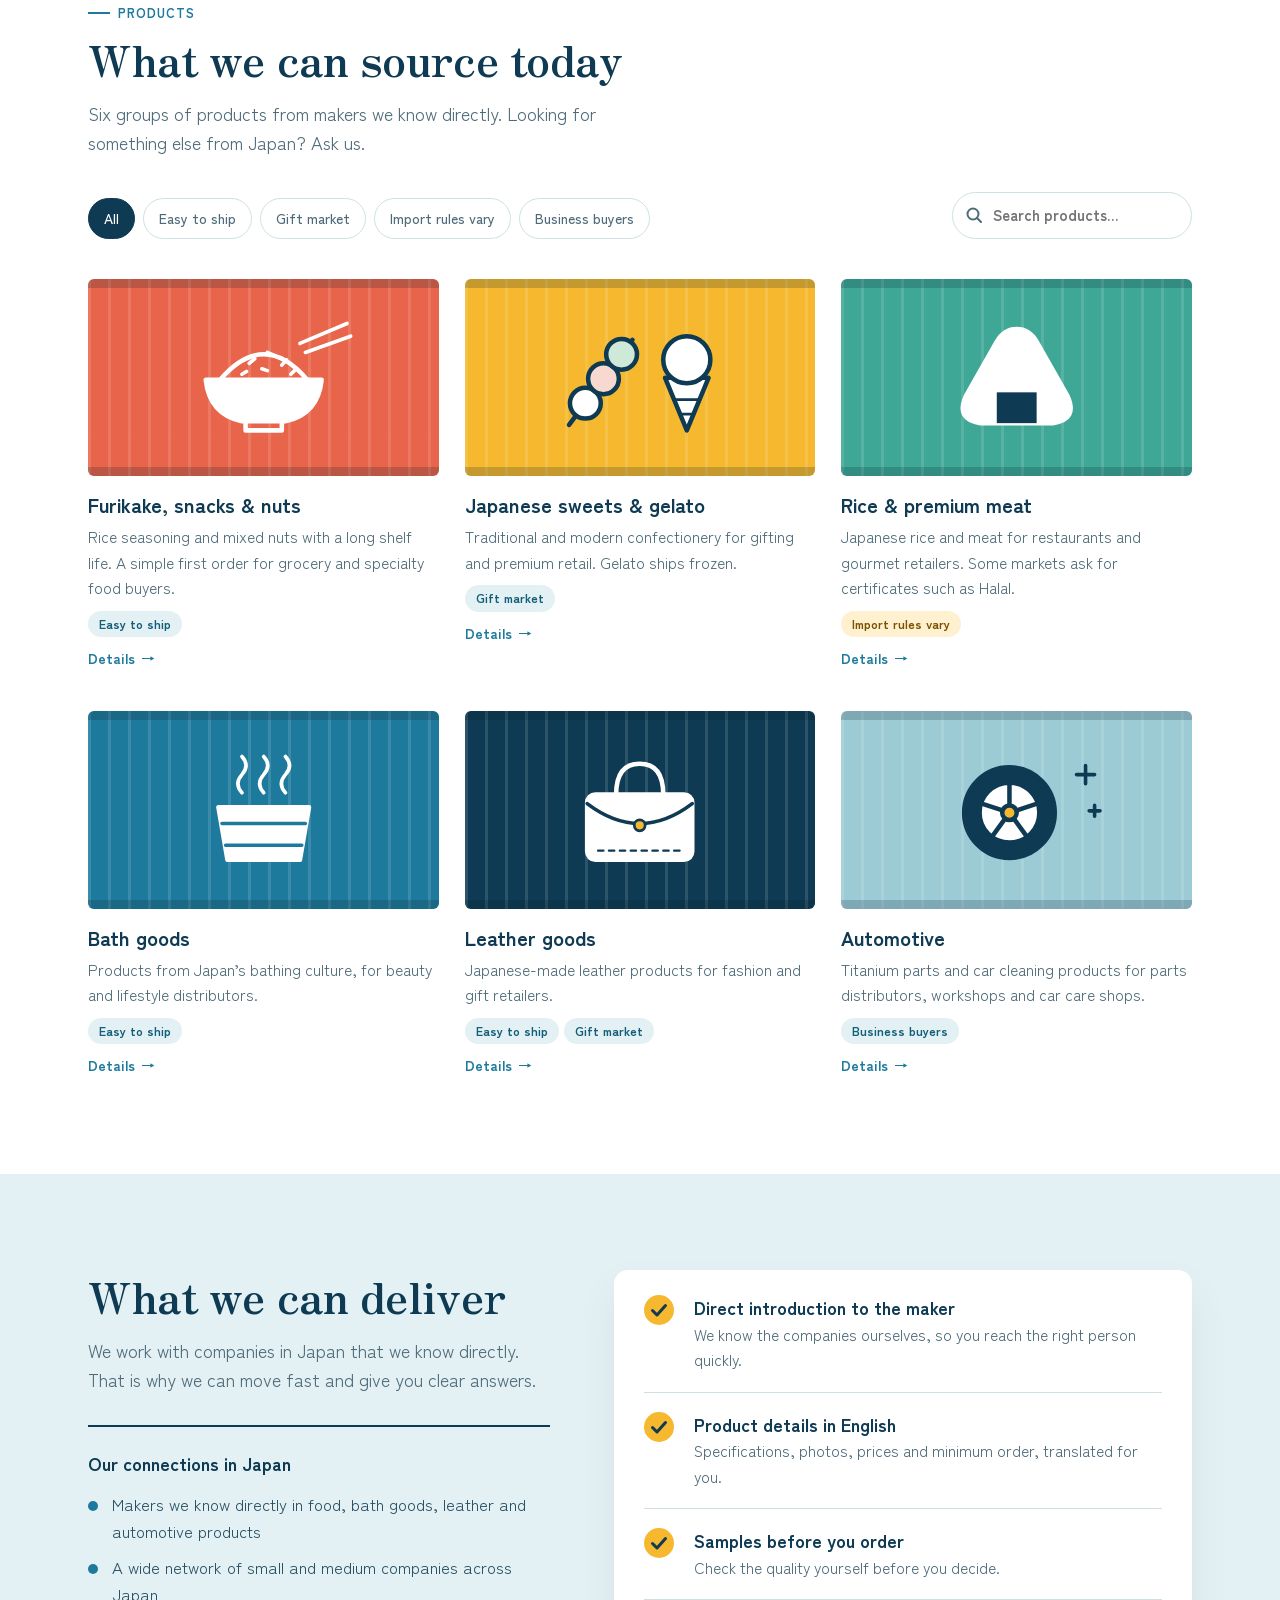
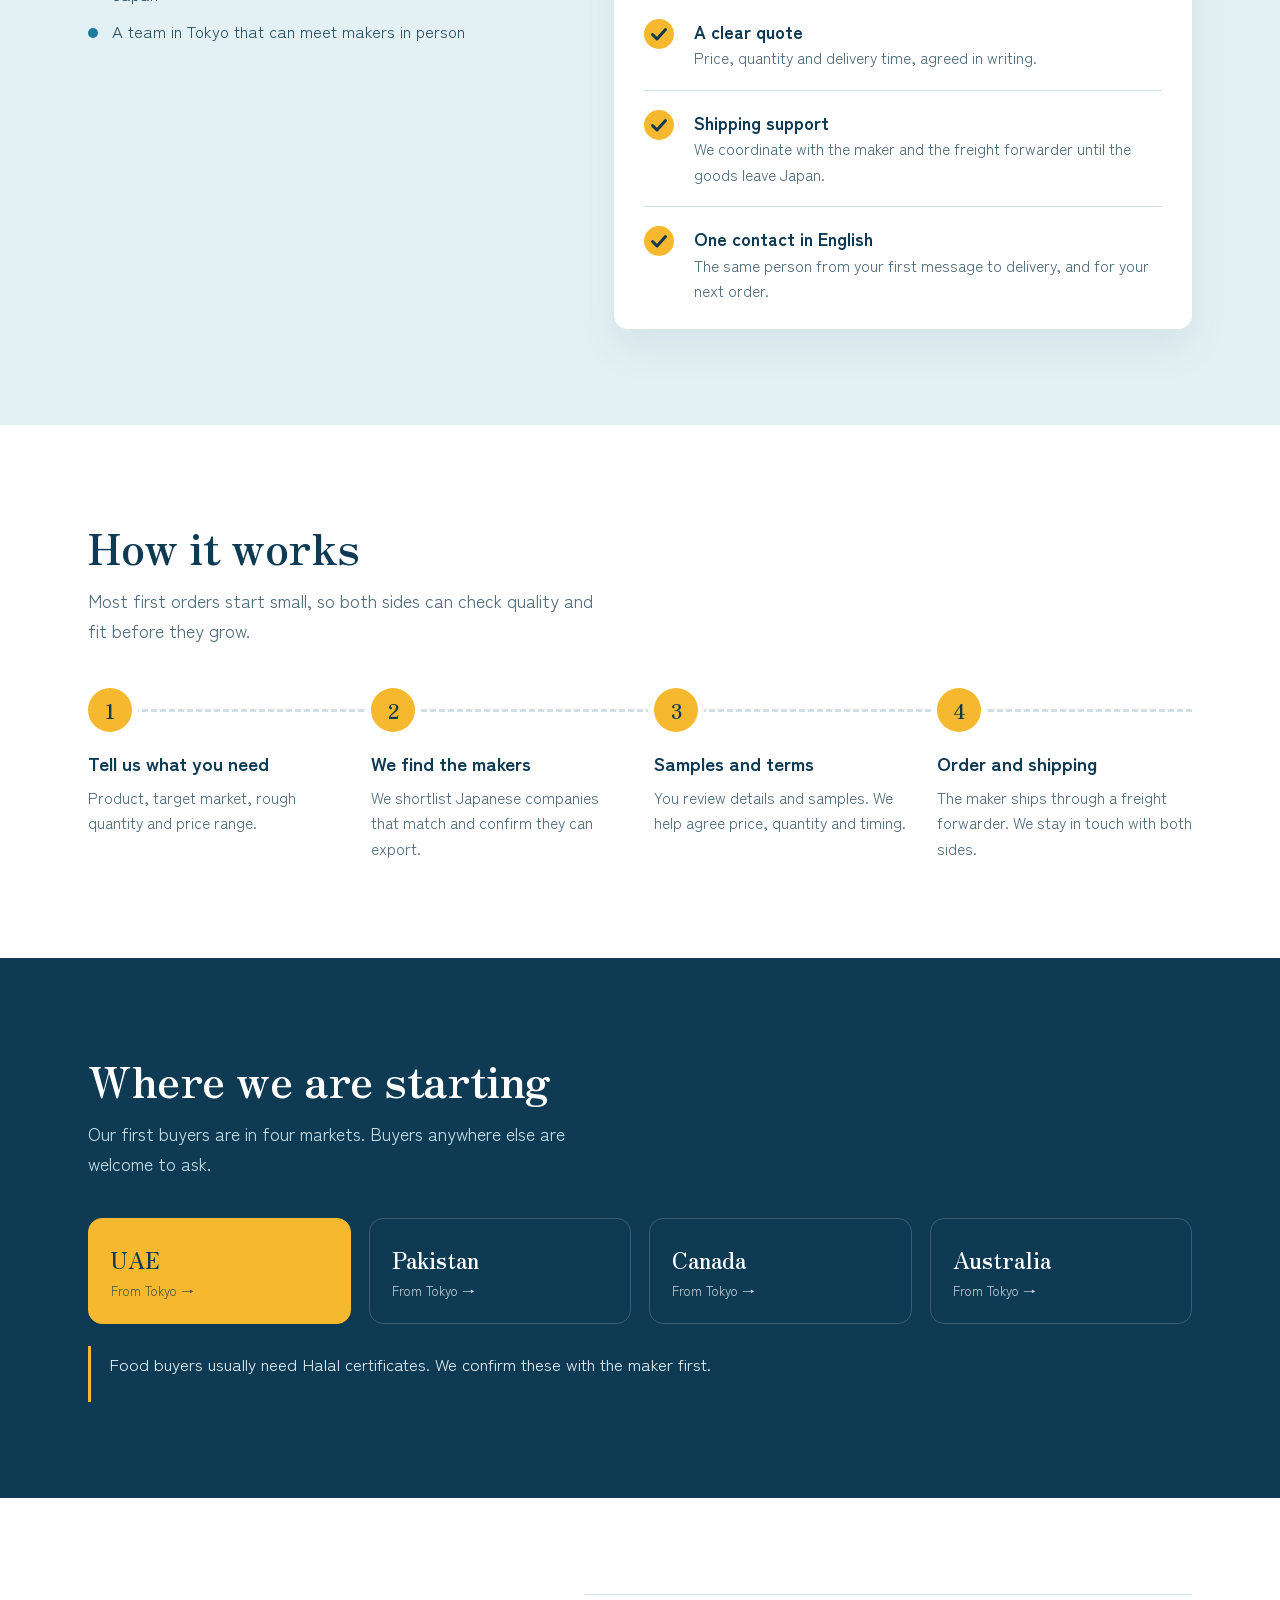
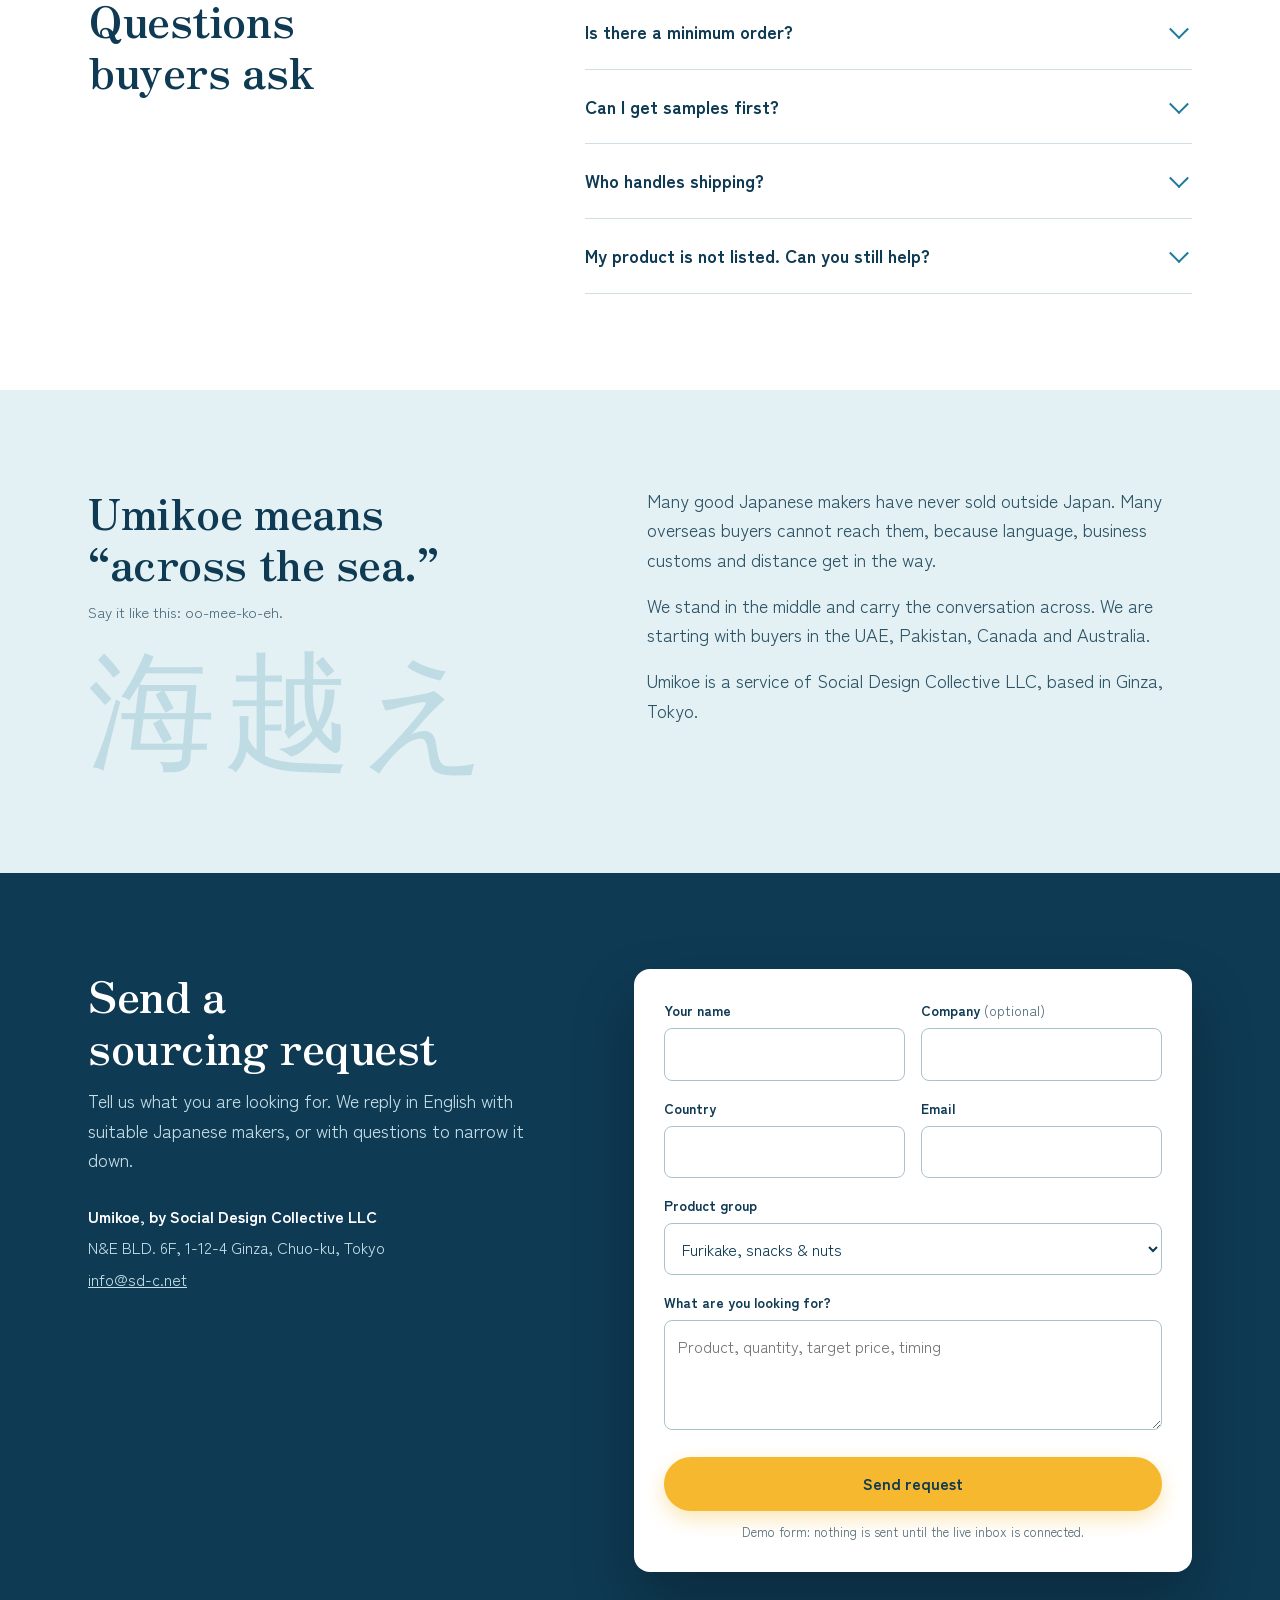
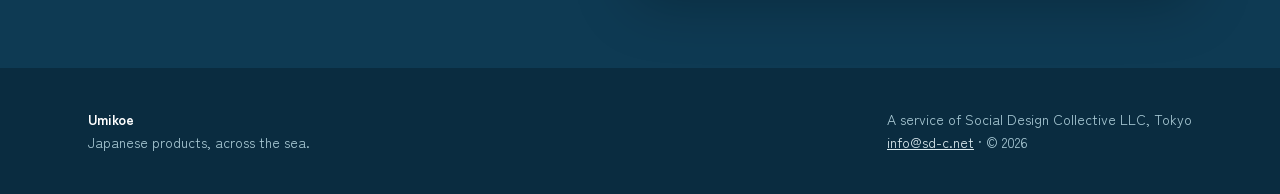
<file: umikoe-demos/standalone/Umikoe-Harbor.html>
<!DOCTYPE html>
<html lang="en">
<head>
<meta charset="UTF-8">
<meta name="viewport" content="width=device-width, initial-scale=1">
<title data-i18n="meta.title">Umikoe — Japan trade desk</title>
<meta name="description" content="Umikoe connects overseas importers and distributors with trusted Japanese makers, in English and Japanese.">
<meta name="theme-color" content="#0E3A53">
<script>document.documentElement.className+=' js'</script>
<link rel="preconnect" href="https://fonts.googleapis.com"><link rel="preconnect" href="https://fonts.gstatic.com" crossorigin>
<link href="https://fonts.googleapis.com/css2?family=Zen+Kaku+Gothic+New:wght@400;500;700&family=Zen+Old+Mincho:wght@700;900&display=swap" rel="stylesheet">
<style>
/* Shared structure for all demos. Each demo sets the --u-* variables. */
:root{
  --u-surface:#fff; --u-ink:#0E3A53; --u-mute:#4F6B79; --u-line:#CFE0E5;
  --u-accent:#F5B82E; --u-accent-ink:#0E3A53; --u-error:#B42318;
  --u-radius:14px; --u-display:Georgia,serif;
}
.sr-only{position:absolute!important;width:1px;height:1px;padding:0;margin:-1px;overflow:hidden;clip:rect(0,0,0,0);white-space:nowrap;border:0}
.skip{position:absolute;left:12px;top:-60px;z-index:100;background:var(--u-ink);color:#fff;padding:10px 16px;border-radius:8px;text-decoration:none}
.skip:focus{top:12px}

/* Scroll reveal (only when JS is on) */
html.js .reveal{opacity:0;transform:translateY(18px);transition:opacity .7s ease,transform .7s cubic-bezier(.2,.7,.2,1)}
html.js .reveal.in{opacity:1;transform:none}
@media (prefers-reduced-motion:reduce){html.js .reveal{opacity:1;transform:none;transition:none}}

/* Form errors + status */
.u-err{color:var(--u-error);font-size:13.5px;margin-top:6px;min-height:0}
.u-err:empty{display:none}
.has-err input,.has-err textarea,.has-err select{border-color:var(--u-error)!important}
[data-form-status]{border-radius:calc(var(--u-radius) - 4px);padding:16px 18px;margin-top:14px;font-size:15px;outline:none}
[data-form-status].is-ok{background:#E7F6EE;color:#14532D;border:1px solid #A7DCC0}
[data-form-status].is-fail{background:#FDECEA;color:#7A1D12;border:1px solid #F3B8B0}
[data-form-status] strong{display:block;font-size:17px;margin-bottom:2px}
.u-again{margin-top:10px;background:none;border:0;padding:0;font:inherit;font-weight:700;text-decoration:underline;color:inherit;cursor:pointer}
.hp{position:absolute;left:-9999px;width:1px;height:1px;overflow:hidden}

/* Product dialog */
.u-modal{margin:auto;border:0;padding:0;border-radius:var(--u-radius);max-width:760px;width:calc(100% - 32px);background:var(--u-surface);color:var(--u-ink);
  box-shadow:0 30px 80px rgba(0,0,0,.35);overflow:hidden}
.u-modal[open]{display:grid;grid-template-columns:1fr 1.15fr}
.u-modal::backdrop{background:rgba(6,20,30,.55);backdrop-filter:blur(3px)}
@media (prefers-reduced-motion:no-preference){.u-modal[open]{animation:u-pop .28s cubic-bezier(.2,.8,.2,1)}}
@keyframes u-pop{from{opacity:0;transform:translateY(14px) scale(.98)}to{opacity:1;transform:none}}
.u-modal-art{display:flex;align-items:center;justify-content:center;min-height:240px;position:relative;
  background-image:repeating-linear-gradient(90deg,rgba(255,255,255,.13) 0 3px,rgba(255,255,255,0) 3px 20px)}
.u-modal-art svg{width:72%;height:auto}
.u-modal-body{padding:30px 30px 28px;position:relative}
.u-modal-x{position:absolute;top:14px;right:14px;width:40px;height:40px;border-radius:50%;border:1px solid var(--u-line);background:var(--u-surface);color:var(--u-ink);cursor:pointer;display:flex;align-items:center;justify-content:center}
.u-modal-x:hover{background:var(--u-line)}
.u-modal h3{font-family:var(--u-display);font-size:27px;line-height:1.2;margin:10px 44px 10px 0}
.u-modal-desc{color:var(--u-mute);font-size:16px}
.u-modal dl{margin:18px 0 0;display:grid;gap:4px}
.u-modal dt{font-size:12px;letter-spacing:.08em;text-transform:uppercase;font-weight:700;color:var(--u-mute);margin-top:10px}
.u-modal dd{margin:0;font-size:15.5px}
.u-modal-actions{margin-top:24px}
.u-modal-ask{display:inline-block;background:var(--u-accent);color:var(--u-accent-ink);font-weight:700;padding:13px 22px;border-radius:999px;text-decoration:none}
.u-modal-ask:hover{filter:brightness(1.06)}
.u-tag{display:inline-block;font-size:12px;font-weight:700;padding:3px 10px;border-radius:999px;background:rgba(29,122,156,.12);color:#145E79;margin-right:4px}
.u-tag--rules{background:#FFF1CF;color:#7A5200}
@media (max-width:640px){
  .u-modal[open]{grid-template-columns:1fr;max-height:calc(100dvh - 32px);overflow:auto}
  .u-modal-art{min-height:170px}
  .u-modal-body{padding:24px 22px}
  .u-modal-ask{display:block;text-align:center}
}
.lang button{white-space:nowrap}
</style>
<style>
  :root{
    --ink:#0E3A53; --sea:#1D7A9C; --shallow:#E4F1F4; --sun:#F5B82E; --coral:#E8644A;
    --mute:#4F6B79; --line:#CFE0E5; --white:#FFFFFF;
    --display:'Zen Old Mincho','Hiragino Mincho ProN','Yu Mincho',Georgia,serif;
    --text:'Zen Kaku Gothic New','Hiragino Sans','Noto Sans JP',system-ui,sans-serif;
    --u-display:var(--display); --u-ink:var(--ink); --u-mute:var(--mute); --u-line:var(--line); --u-accent:var(--sun);
  }
  *{box-sizing:border-box;margin:0;padding:0}
  html{scroll-behavior:smooth;scroll-padding-top:84px}
  @media (prefers-reduced-motion:reduce){html{scroll-behavior:auto}}
  body{font-family:var(--text);color:var(--ink);background:var(--white);line-height:1.65;font-size:17px;-webkit-font-smoothing:antialiased;overflow-x:hidden}
  body[data-lang="ja"]{line-height:1.85;font-size:16.5px}
  a{color:inherit}
  :focus-visible{outline:3px solid var(--sea);outline-offset:3px;border-radius:3px}
  .wrap{max-width:1160px;margin:0 auto;padding:0 28px}
  h1,h2{font-family:var(--display);font-weight:900;letter-spacing:-.01em;text-wrap:balance}
  h2{font-size:clamp(28px,3.4vw,44px);line-height:1.18}
  .eyebrow{display:inline-flex;align-items:center;gap:8px;font-size:13px;font-weight:700;letter-spacing:.08em;text-transform:uppercase;color:var(--sea)}
  .eyebrow::before{content:"";width:22px;height:2px;background:currentColor}
  .sub{margin-top:14px;color:var(--mute);max-width:58ch;font-size:18px}

  .demo{background:#082638;color:#BFDCE6;font-size:13px;text-align:center;padding:7px 16px}

  /* header */
  .top{background:rgba(255,255,255,.86);backdrop-filter:saturate(1.6) blur(12px);-webkit-backdrop-filter:saturate(1.6) blur(12px);position:sticky;top:0;z-index:20;border-bottom:1px solid transparent;transition:border-color .2s,box-shadow .2s}
  .top.scrolled{border-color:var(--line);box-shadow:0 6px 24px rgba(14,58,83,.06)}
  .nav{display:flex;align-items:center;justify-content:space-between;height:72px;gap:18px}
  .brand{display:flex;align-items:center;gap:10px;text-decoration:none}
  .brand b{font-family:var(--display);font-weight:900;font-size:25px;line-height:1;letter-spacing:.01em}
  .brand small{display:block;font-size:11.5px;color:var(--mute);font-weight:500;margin-top:3px}
  .links{display:flex;gap:26px;list-style:none;font-size:15px;font-weight:500}
  .links a{text-decoration:none;color:var(--mute);position:relative;padding:6px 0}
  .links a::after{content:"";position:absolute;left:0;right:0;bottom:0;height:2px;background:var(--sun);transform:scaleX(0);transition:transform .25s}
  .links a:hover,.links a.active{color:var(--ink)}
  .links a.active::after,.links a:hover::after{transform:scaleX(1)}
  .right{display:flex;align-items:center;gap:12px}
  .lang{display:flex;border:1px solid var(--line);border-radius:999px;overflow:hidden;font-size:13px;flex-shrink:0;background:var(--white)}
  .lang button{border:0;background:none;padding:7px 12px;cursor:pointer;font:inherit;color:var(--mute)}
  .lang button[aria-pressed="true"]{background:var(--ink);color:var(--white)}
  .burger{display:none;width:44px;height:44px;border-radius:12px;border:1px solid var(--line);background:var(--white);cursor:pointer;align-items:center;justify-content:center}
  .burger span,.burger span::before,.burger span::after{display:block;width:18px;height:2px;background:var(--ink);border-radius:2px;position:relative;transition:transform .25s,background .25s}
  .burger span::before,.burger span::after{content:"";position:absolute;left:0}
  .burger span::before{top:-6px}.burger span::after{top:6px}
  .menu-open .burger span{background:transparent}
  .menu-open .burger span::before{transform:translateY(6px) rotate(45deg)}
  .menu-open .burger span::after{transform:translateY(-6px) rotate(-45deg)}

  .btn{display:inline-flex;align-items:center;justify-content:center;gap:8px;padding:15px 26px;border-radius:999px;font-weight:700;font-size:16px;text-decoration:none;font-family:inherit;border:2px solid var(--ink);cursor:pointer;line-height:1.2;transition:transform .15s,background .2s,box-shadow .2s}
  .btn:hover{transform:translateY(-1px)}
  .btn.go{background:var(--sun);border-color:var(--sun);color:var(--ink);box-shadow:0 8px 20px rgba(245,184,46,.35)}
  .btn.go:hover{background:#FFC84A;border-color:#FFC84A}
  .btn.plain{background:transparent;color:var(--ink)}
  .btn.plain:hover{background:var(--white)}
  .btn.small{padding:9px 18px;font-size:14px;box-shadow:none}
  .btn[disabled]{opacity:.7;cursor:progress;transform:none}

  /* hero */
  .hero{background:linear-gradient(#FFFFFF 0%,#EAF5F7 55%,#D5EAEF 100%);text-align:center;padding-top:56px}
  .hero h1{font-size:clamp(34px,5vw,64px);line-height:1.12;max-width:22ch;margin:16px auto 0}
  body[data-lang="ja"] .hero h1{font-size:clamp(30px,4.4vw,56px);line-height:1.3}
  .hero .lead{margin:22px auto 0;font-size:19px;color:var(--mute);max-width:56ch}
  .cta{display:flex;flex-wrap:wrap;gap:12px;margin-top:30px;justify-content:center}
  .scene-box{margin-top:-3vw;line-height:0;overflow:hidden}
  .scene{display:block;width:100%;height:auto}
  @media (prefers-reduced-motion:no-preference){
    .ship{animation:sail 7s cubic-bezier(.2,.7,.2,1) both}
    .bob{animation:bob 5s ease-in-out 7s infinite}
    .wave1{animation:drift 9s linear infinite}
    .wave2{animation:drift2 13s linear infinite}
    @keyframes sail{from{transform:translateX(-110px)}to{transform:translateX(0)}}
    @keyframes bob{0%,100%{transform:translateY(0)}50%{transform:translateY(3px)}}
    @keyframes drift{from{transform:translateX(0)}to{transform:translateX(120px)}}
    @keyframes drift2{from{transform:translateX(0)}to{transform:translateX(-170px)}}
  }

  .does{background:var(--ink);color:var(--white);padding:36px 0 72px}
  .three{display:grid;grid-template-columns:repeat(3,1fr);gap:40px}
  .three h3{font-family:var(--display);font-weight:900;font-size:24px;margin-bottom:8px;color:var(--sun)}
  .three p{color:#C5DEE7;font-size:16.5px;max-width:34ch}
  .facts{display:grid;grid-template-columns:repeat(4,1fr);gap:0;margin-top:56px;border-top:1px solid rgba(255,255,255,.14)}
  .facts div{padding:24px 20px 0 0}
  .facts b{display:block;font-family:var(--display);font-size:46px;line-height:1;color:var(--white)}
  .facts span{display:block;margin-top:8px;font-size:14.5px;color:#9FC3D0;max-width:22ch}

  section{padding:96px 0}

  /* catalogue */
  .cat-head{display:flex;justify-content:space-between;align-items:end;gap:24px;flex-wrap:wrap}
  .tools{display:flex;flex-wrap:wrap;gap:12px;align-items:center;margin-top:34px}
  .chips{display:flex;flex-wrap:wrap;gap:8px}
  .chip{border:1px solid var(--line);background:var(--white);color:var(--mute);font:inherit;font-size:14px;font-weight:500;padding:8px 15px;border-radius:999px;cursor:pointer;transition:all .2s}
  .chip:hover{border-color:var(--sea);color:var(--ink)}
  .chip[aria-pressed="true"]{background:var(--ink);border-color:var(--ink);color:var(--white)}
  .search{position:relative;margin-left:auto;min-width:240px}
  .search input{width:100%;font:inherit;font-size:15px;padding:10px 14px 10px 40px;border:1px solid var(--line);border-radius:999px;color:var(--ink);background:var(--white)}
  .search svg{position:absolute;left:14px;top:50%;transform:translateY(-50%)}
  .tiles{display:grid;grid-template-columns:repeat(3,1fr);gap:40px 26px;margin-top:34px}
  .tile{display:block;text-align:left;background:none;border:0;padding:0;font:inherit;color:inherit;cursor:pointer;text-decoration:none}
  .box{position:relative;aspect-ratio:16/9;border-radius:6px;overflow:hidden;display:flex;align-items:center;justify-content:center;
       background-image:repeating-linear-gradient(90deg,rgba(255,255,255,.13) 0 3px,rgba(255,255,255,0) 3px 20px);transition:transform .35s cubic-bezier(.2,.7,.2,1),box-shadow .35s}
  .box::before,.box::after{content:"";position:absolute;left:0;right:0;height:9px;background:rgba(6,30,45,.2)}
  .box::before{top:0}.box::after{bottom:0}
  .box svg{width:62%;height:auto;position:relative;transition:transform .35s}
  .tile:hover .box{transform:translateY(-6px) rotate(-.6deg);box-shadow:0 18px 30px rgba(14,58,83,.18)}
  .tile:hover .box svg{transform:scale(1.05)}
  .tile h3{font-size:20px;font-weight:700;margin-top:16px;line-height:1.3}
  .tile p{font-size:15.5px;color:var(--mute);margin-top:6px}
  .tile .more{display:inline-flex;align-items:center;gap:6px;margin-top:10px;font-size:14px;font-weight:700;color:var(--sea)}
  .tile .more::after{content:"→";transition:transform .2s}
  .tile:hover .more::after{transform:translateX(4px)}
  .tag{display:inline-block;font-size:12.5px;font-weight:700;padding:3px 11px;border-radius:999px;margin-top:10px;background:var(--shallow);color:#145E79}
  .tag--rules{background:#FFF1CF;color:#7A5200}
  .empty{margin-top:30px;padding:26px;border:2px dashed var(--line);border-radius:12px;color:var(--mute);text-align:center}

  .deliver{background:var(--shallow)}
  .deliver-grid{display:grid;grid-template-columns:1fr 1.25fr;gap:64px;align-items:start}
  .conn{margin-top:30px;padding-top:22px;border-top:2px solid var(--ink)}
  .conn h3{font-size:18px;font-weight:700;margin-bottom:12px}
  .conn ul{list-style:none}
  .conn li{position:relative;padding-left:24px;margin-bottom:9px;color:#2B5265;font-size:16.5px}
  .conn li::before{content:"";position:absolute;left:0;top:.6em;width:10px;height:10px;border-radius:50%;background:var(--sea)}
  .dlist{list-style:none;background:var(--white);border-radius:14px;padding:6px 30px;box-shadow:0 20px 40px rgba(14,58,83,.07)}
  .dlist li{display:grid;grid-template-columns:34px 1fr;gap:16px;padding:19px 0;border-bottom:1px solid var(--line);align-items:start}
  .dlist li:last-child{border-bottom:0}
  .dlist b{display:block;font-size:18px;line-height:1.35}
  .dlist span{display:block;font-size:15.5px;color:var(--mute);margin-top:2px}

  .steps{list-style:none;display:grid;grid-template-columns:repeat(4,1fr);gap:28px;margin-top:64px;counter-reset:s;position:relative}
  .steps::before{content:"";position:absolute;top:0;left:0;right:0;border-top:3px dashed var(--line)}
  .steps li{counter-increment:s;position:relative;padding-top:38px}
  .steps li::before{content:counter(s);position:absolute;top:-21px;left:0;width:44px;height:44px;border-radius:50%;background:var(--sun);color:var(--ink);
       font-family:var(--display);font-weight:900;font-size:20px;display:flex;align-items:center;justify-content:center;box-shadow:0 0 0 6px var(--white)}
  .steps h3{font-size:19px;font-weight:700;margin-bottom:6px}
  .steps p{font-size:15.5px;color:var(--mute)}

  /* markets */
  .markets{background:var(--ink);color:var(--white)}
  .markets .sub{color:#C5DEE7}
  .mk{display:grid;grid-template-columns:repeat(4,1fr);gap:18px;margin-top:40px}
  .mk button{all:unset;box-sizing:border-box;cursor:pointer;border:1px solid rgba(255,255,255,.18);border-radius:14px;padding:22px;transition:all .2s;display:block}
  .mk button:hover{border-color:var(--sun)}
  .mk button:focus-visible{outline:3px solid var(--sun);outline-offset:3px}
  .mk button[aria-pressed="true"]{background:var(--sun);border-color:var(--sun);color:var(--ink)}
  .mk b{font-family:var(--display);font-size:22px;display:block}
  .mk small{display:block;font-size:13px;opacity:.75;margin-top:2px}
  .mk-note{margin-top:22px;min-height:56px;font-size:17px;color:#E1EEF2;max-width:70ch;border-left:3px solid var(--sun);padding:4px 0 4px 18px}

  /* faq */
  .faq-grid{display:grid;grid-template-columns:1fr 1.4fr;gap:64px;align-items:start}
  details{border-bottom:1px solid var(--line)}
  details:first-child{border-top:1px solid var(--line)}
  summary{list-style:none;cursor:pointer;padding:22px 44px 22px 0;font-weight:700;font-size:18px;position:relative}
  summary::-webkit-details-marker{display:none}
  summary::after{content:"";position:absolute;right:6px;top:50%;width:12px;height:12px;border-right:2.5px solid var(--sea);border-bottom:2.5px solid var(--sea);transform:translateY(-70%) rotate(45deg);transition:transform .25s}
  details[open] summary::after{transform:translateY(-30%) rotate(-135deg)}
  details p{padding:0 0 22px;color:var(--mute);max-width:60ch}

  .story{background:var(--shallow)}
  .story-grid{display:grid;grid-template-columns:1fr 1.1fr;gap:64px;align-items:start}
  .say{font-size:15px;color:var(--mute);margin-top:12px}
  .story p.body{font-size:18px;color:#2B5265}
  .story p.body+p.body{margin-top:16px}
  .kanji{font-family:var(--display);font-size:clamp(70px,10vw,130px);line-height:1;color:var(--sea);opacity:.18;margin-top:24px;letter-spacing:.06em}

  .contact{background:var(--ink);color:var(--white)}
  .contact .sub{color:#C5DEE7}
  .formgrid{display:grid;grid-template-columns:1fr 1.15fr;gap:60px;align-items:start}
  .where{margin-top:28px;font-size:16px;color:#C5DEE7}
  .where p{margin-bottom:5px}
  .where strong{color:var(--white)}
  .formcard{background:var(--white);color:var(--ink);border-radius:16px;padding:30px;box-shadow:0 30px 60px rgba(0,0,0,.25)}
  .row2{display:grid;grid-template-columns:1fr 1fr;gap:16px}
  label{display:block;font-size:14px;font-weight:700;margin-bottom:6px}
  label .opt{font-weight:400;color:var(--mute)}
  input,select,textarea{width:100%;font:inherit;font-size:16px;padding:12px 13px;border:1px solid #A9C3CC;border-radius:8px;color:var(--ink);background:var(--white);transition:border-color .2s,box-shadow .2s}
  input:focus,select:focus,textarea:focus{outline:none;border-color:var(--sea);box-shadow:0 0 0 4px rgba(29,122,156,.15)}
  textarea{min-height:110px;resize:vertical}
  .field{margin-bottom:16px}
  .formcard .btn{width:100%;margin-top:4px}
  .formnote{font-size:13px;color:var(--mute);margin-top:10px;text-align:center}

  footer{background:#0A2C40;color:#A9C9D4;padding:40px 0;font-size:14px}
  .foot{display:flex;flex-wrap:wrap;justify-content:space-between;gap:16px;align-items:center}
  footer strong{color:var(--white)}
  footer a{color:#DCEBF0}

  .float-cta{position:fixed;right:18px;bottom:18px;z-index:15;display:none}
  .to-top{position:fixed;right:18px;bottom:18px;z-index:14;width:46px;height:46px;border-radius:50%;background:var(--ink);color:var(--white);display:flex;align-items:center;justify-content:center;text-decoration:none;opacity:0;pointer-events:none;transition:opacity .3s;box-shadow:0 8px 20px rgba(0,0,0,.2)}
  .to-top.show{opacity:1;pointer-events:auto}

  @media (max-width:960px){
    .burger{display:flex}
    .right .btn{display:none}
    .links{position:fixed;inset:72px 0 auto 0;flex-direction:column;gap:0;background:var(--white);padding:8px 28px 24px;border-bottom:1px solid var(--line);
      box-shadow:0 20px 30px rgba(14,58,83,.12);transform:translateY(-12px);opacity:0;pointer-events:none;transition:all .25s}
    .links a{display:block;padding:14px 0;font-size:18px;border-bottom:1px solid var(--line)}
    .links a::after{display:none}
    .menu-open .links{transform:none;opacity:1;pointer-events:auto}
    .hero{padding-top:44px}
    .scene-box{margin-top:0}
    .scene{width:160%;margin-left:-26%}
    .three{grid-template-columns:1fr;gap:26px}
    .three p{max-width:none}
    .facts{grid-template-columns:1fr 1fr}
    .tiles{grid-template-columns:1fr 1fr}
    .search{margin-left:0;flex:1 1 100%}
    .story-grid,.formgrid,.deliver-grid,.faq-grid{grid-template-columns:1fr;gap:30px}
    .steps{grid-template-columns:1fr 1fr;row-gap:60px}
    .steps::before{display:none}
    .steps li::before{box-shadow:none}
    .mk{grid-template-columns:1fr 1fr}
    section{padding:64px 0}
    .does{padding:28px 0 56px}
    .float-cta{display:inline-flex}
    .to-top{bottom:84px}
  }
  @media (max-width:560px){
    .wrap{padding-left:18px;padding-right:18px}
    .tiles{grid-template-columns:1fr;gap:32px}
    .steps{grid-template-columns:1fr;row-gap:52px}
    .row2{grid-template-columns:1fr}
    .hero .lead{font-size:17.5px}
    .cta .btn{width:100%}
    .formcard{padding:22px}
    .dlist{padding:4px 20px}
    .brand small{display:none}
    .lang button{padding:7px 10px}
  }
</style>
</head>
<body>
<a class="skip" href="#main">Skip to content</a>
<div class="demo" data-i18n="demo.banner">Design demo for discussion — not a live website yet.</div>

<header class="top" data-header>
  <div class="wrap nav">
    <a class="brand" href="#top" aria-label="Umikoe, home">
      <svg width="38" height="30" viewBox="0 0 38 30" aria-hidden="true">
        <circle cx="27" cy="7" r="5" fill="#F5B82E"/>
        <path d="M2 17 Q7.5 9.5 13 17 T24 17 T35 17" fill="none" stroke="#0E3A53" stroke-width="3.2" stroke-linecap="round"/>
        <path d="M2 25.5 Q7.5 18 13 25.5 T24 25.5 T35 25.5" fill="none" stroke="#1D7A9C" stroke-width="3.2" stroke-linecap="round"/>
      </svg>
      <span><b>Umikoe</b><small data-i18n="brand.sub">Japan trade desk</small></span>
    </a>
    <nav aria-label="Main" data-nav data-menu>
      <ul class="links" id="menu">
        <li><a href="#products" data-i18n="nav.products">Products</a></li>
        <li><a href="#deliver" data-i18n="nav.deliver">What we deliver</a></li>
        <li><a href="#how" data-i18n="nav.how">How it works</a></li>
        <li><a href="#markets" data-i18n="nav.markets">Markets</a></li>
        <li><a href="#faq" data-i18n="nav.faq">FAQ</a></li>
        <li><a href="#contact" data-i18n="nav.contact">Contact</a></li>
      </ul>
    </nav>
    <div class="right">
      <div class="lang" role="group" aria-label="Language">
        <button type="button" data-lang-btn="en" aria-pressed="true">EN</button>
        <button type="button" data-lang-btn="ja" aria-pressed="false" lang="ja">日本語</button>
      </div>
      <a class="btn go small" href="#contact" data-i18n="nav.cta">Send a request</a>
      <button class="burger" type="button" data-menu-toggle aria-controls="menu" aria-expanded="false" data-i18n-aria="menu" aria-label="Menu"><span></span></button>
    </div>
  </div>
</header>

<main id="main">
  <div class="hero" id="top">
    <div class="wrap">
      <span class="eyebrow" data-i18n="hero.eyebrow">Japan trade desk · Ginza, Tokyo</span>
      <h1 data-i18n="hero.title">From Japan’s makers, across the sea to your market.</h1>
      <p class="lead" data-i18n="hero.lead">Umikoe connects overseas importers and distributors with trusted Japanese makers, and handles the conversation in English and Japanese from first request to first order.</p>
      <div class="cta">
        <a class="btn go" href="#contact" data-i18n="hero.cta1">Send a sourcing request</a>
        <a class="btn plain" href="#products" data-i18n="hero.cta2">See what we source</a>
      </div>
    </div>
    <div class="scene-box">
<svg class="scene" viewBox="0 0 1440 520" role="img" aria-label="A cargo ship leaving a Japanese port with Mount Fuji behind it, sailing toward a city across the sea">
        <!-- sky -->
        <circle cx="1058" cy="230" r="64" fill="#F8CE62"/>
        <g fill="#FFFFFF">
          <rect x="560" y="150" width="130" height="26" rx="13"/><rect x="600" y="134" width="70" height="26" rx="13"/>
          <rect x="1180" y="118" width="110" height="22" rx="11"/><rect x="1210" y="104" width="56" height="22" rx="11"/>
        </g>
        <path d="M760 196 q9 -9 18 0 q9 -9 18 0 M812 172 q7 -7 14 0 q7 -7 14 0" fill="none" stroke="#0E3A53" stroke-width="2.4" stroke-linecap="round"/>

        <!-- Japan side -->
        <path d="M20 348 L250 150 Q262 142 274 150 L522 348 Z" fill="#B9D6DE"/>
        <path d="M250 150 Q262 142 274 150 L312 180 L294 172 L280 188 L264 174 L248 188 L232 172 L215 180 Z" fill="#FFFFFF"/>

        <!-- far sea -->
        <rect x="0" y="340" width="1440" height="180" fill="#3A9DBD"/>

        <!-- city side -->
        <g>
          <rect x="1158" y="250" width="42" height="80" fill="#B9D6DE"/>
          <rect x="1204" y="212" width="34" height="118" fill="#9CC3CE"/>
          <rect x="1242" y="168" width="30" height="162" fill="#B9D6DE"/><rect x="1255" y="124" width="4" height="46" fill="#B9D6DE"/>
          <rect x="1276" y="232" width="46" height="98" fill="#9CC3CE"/>
          <rect x="1326" y="190" width="38" height="140" fill="#B9D6DE"/>
          <rect x="1368" y="246" width="72" height="84" fill="#9CC3CE"/>
          <g fill="#FFFFFF" opacity=".75">
            <rect x="1211" y="224" width="6" height="8"/><rect x="1224" y="224" width="6" height="8"/><rect x="1211" y="244" width="6" height="8"/><rect x="1224" y="244" width="6" height="8"/><rect x="1211" y="264" width="6" height="8"/><rect x="1224" y="264" width="6" height="8"/>
            <rect x="1334" y="204" width="6" height="8"/><rect x="1349" y="204" width="6" height="8"/><rect x="1334" y="226" width="6" height="8"/><rect x="1349" y="226" width="6" height="8"/><rect x="1334" y="248" width="6" height="8"/><rect x="1349" y="248" width="6" height="8"/>
            <rect x="1286" y="246" width="6" height="8"/><rect x="1304" y="246" width="6" height="8"/><rect x="1286" y="268" width="6" height="8"/><rect x="1304" y="268" width="6" height="8"/>
          </g>
          <rect x="1130" y="324" width="310" height="22" fill="#E3ECEF"/>
          <rect x="1130" y="346" width="310" height="174" fill="#A9BEC6"/>
        </g>

        <!-- Japan quay -->
        <g>
          <rect x="0" y="324" width="392" height="22" fill="#E3ECEF"/>
          <rect x="0" y="346" width="392" height="174" fill="#A9BEC6"/>
          <!-- warehouse -->
          <rect x="34" y="264" width="118" height="60" fill="#FFFFFF"/>
          <path d="M24 266 L93 238 L162 266 Z" fill="#0E3A53"/>
          <rect x="78" y="290" width="30" height="34" fill="#9CCBD6"/>
          <!-- stacked containers -->
          <g>
            <rect x="176" y="306" width="34" height="18" fill="#E8644A"/><rect x="212" y="306" width="34" height="18" fill="#1D7A9C"/><rect x="248" y="306" width="34" height="18" fill="#F5B82E"/>
            <rect x="194" y="286" width="34" height="18" fill="#FFFFFF"/><rect x="230" y="286" width="34" height="18" fill="#3FA796"/>
            <rect x="212" y="266" width="34" height="18" fill="#E8644A"/>
          </g>
          <!-- crane -->
          <g fill="none" stroke="#E8644A" stroke-width="5" stroke-linecap="round" stroke-linejoin="round">
            <path d="M306 324 L314 204 M370 324 L362 204 M309 284 L367 244 M311 244 L365 284"/>
            <path d="M284 204 H470"/>
            <path d="M314 204 L338 160 L362 204 M338 160 L466 204 M338 160 L288 204" stroke-width="3"/>
          </g>
          <rect x="420" y="198" width="26" height="12" fill="#0E3A53"/>
          <path d="M427 210 V246 M439 210 V246" stroke="#0E3A53" stroke-width="2"/>
          <rect x="416" y="246" width="34" height="18" fill="#F5B82E"/>
        </g>

        <!-- ship -->
        <g class="ship"><g class="bob"><g transform="translate(630 0)">
          <path d="M-58 356 h40 M-108 356 h28" stroke="#FFFFFF" stroke-width="3" stroke-linecap="round" opacity=".85"/>
          <rect x="34" y="214" width="20" height="28" fill="#F5B82E"/><rect x="34" y="214" width="20" height="8" fill="#0E3A53"/>
          <rect x="24" y="240" width="50" height="20" fill="#FFFFFF"/>
          <rect x="16" y="258" width="66" height="62" fill="#FFFFFF"/>
          <g fill="#0E3A53"><rect x="24" y="268" width="8" height="8"/><rect x="38" y="268" width="8" height="8"/><rect x="52" y="268" width="8" height="8"/><rect x="66" y="268" width="8" height="8"/><rect x="24" y="286" width="8" height="8"/><rect x="38" y="286" width="8" height="8"/><rect x="52" y="286" width="8" height="8"/><rect x="66" y="286" width="8" height="8"/></g>
          <rect x="94" y="300" width="32" height="18" fill="#E8644A"/><rect x="128" y="300" width="32" height="18" fill="#3FA796"/><rect x="162" y="300" width="32" height="18" fill="#F5B82E"/><rect x="196" y="300" width="32" height="18" fill="#FFFFFF"/><rect x="230" y="300" width="32" height="18" fill="#1D7A9C"/><rect x="264" y="300" width="32" height="18" fill="#E8644A"/><rect x="94" y="280" width="32" height="18" fill="#FFFFFF"/><rect x="128" y="280" width="32" height="18" fill="#E8644A"/><rect x="162" y="280" width="32" height="18" fill="#9CCBD6"/><rect x="196" y="280" width="32" height="18" fill="#F5B82E"/><rect x="230" y="280" width="32" height="18" fill="#3FA796"/><rect x="264" y="280" width="32" height="18" fill="#FFFFFF"/><rect x="128" y="260" width="32" height="18" fill="#F5B82E"/><rect x="162" y="260" width="32" height="18" fill="#1D7A9C"/><rect x="196" y="260" width="32" height="18" fill="#E8644A"/><rect x="230" y="260" width="32" height="18" fill="#3FA796"/>
          <path d="M0 318 H302 L320 304 H368 L338 376 H16 Z" fill="#0E3A53"/>
          <path d="M9 356 H346 L338 376 H16 Z" fill="#E8644A"/>
        </g></g></g>

        <!-- waves -->
        <path class="wave1" d="M-120 366 Q-90.0 360 -60.0 366 T0.0 366 T60.0 366 T120.0 366 T180.0 366 T240.0 366 T300.0 366 T360.0 366 T420.0 366 T480.0 366 T540.0 366 T600.0 366 T660.0 366 T720.0 366 T780.0 366 T840.0 366 T900.0 366 T960.0 366 T1020.0 366 T1080.0 366 T1140.0 366 T1200.0 366 T1260.0 366 T1320.0 366 T1380.0 366 T1440.0 366 T1500.0 366 T1560.0 366 V520 H-120 Z" fill="#1D7A9C"/>
        <path class="wave2" d="M-130 412 Q-87.5 403 -45.0 412 T40.0 412 T125.0 412 T210.0 412 T295.0 412 T380.0 412 T465.0 412 T550.0 412 T635.0 412 T720.0 412 T805.0 412 T890.0 412 T975.0 412 T1060.0 412 T1145.0 412 T1230.0 412 T1315.0 412 T1400.0 412 T1485.0 412 T1570.0 412 T1655.0 412 V520 H-130 Z" fill="#166785"/>
        <path d="M-140 466 Q-82.5 454 -25.0 466 T90.0 466 T205.0 466 T320.0 466 T435.0 466 T550.0 466 T665.0 466 T780.0 466 T895.0 466 T1010.0 466 T1125.0 466 T1240.0 466 T1355.0 466 T1470.0 466 T1585.0 466 T1700.0 466 V520 H-140 Z" fill="#0E3A53"/>
      </svg>
    </div>
  </div>

  <div class="does">
    <div class="wrap">
      <div class="three">
        <div class="reveal"><h3 data-i18n="does.1.t">We source</h3><p data-i18n="does.1.p"></p></div>
        <div class="reveal"><h3 data-i18n="does.2.t">We connect</h3><p data-i18n="does.2.p"></p></div>
        <div class="reveal"><h3 data-i18n="does.3.t">We support</h3><p data-i18n="does.3.p"></p></div>
      </div>
      <div class="facts reveal">
        <div><b data-i18n="fact.1.n">6</b><span data-i18n="fact.1.l"></span></div>
        <div><b data-i18n="fact.2.n">2</b><span data-i18n="fact.2.l"></span></div>
        <div><b data-i18n="fact.3.n">4</b><span data-i18n="fact.3.l"></span></div>
        <div><b data-i18n="fact.4.n">1</b><span data-i18n="fact.4.l"></span></div>
      </div>
    </div>
  </div>

  <section id="products">
    <div class="wrap">
      <div class="cat-head">
        <div>
          <span class="eyebrow" data-i18n="nav.products">Products</span>
          <h2 data-i18n="products.title" style="margin-top:10px">What we can source today</h2>
          <p class="sub" data-i18n="products.sub"></p>
        </div>
      </div>
      <div class="tools">
        <div class="chips" id="chips" role="group" aria-label="Filter"></div>
        <label class="search"><span class="sr-only" data-i18n="search.label">Search products</span>
          <svg width="16" height="16" viewBox="0 0 16 16" aria-hidden="true"><circle cx="7" cy="7" r="5.5" fill="none" stroke="#4F6B79" stroke-width="2"/><path d="M11 11 L15 15" stroke="#4F6B79" stroke-width="2" stroke-linecap="round"/></svg>
          <input type="search" id="q" data-i18n-ph="search.ph" placeholder="Search products…">
        </label>
      </div>
      <div class="tiles" id="tiles" aria-live="polite"></div>
      <p class="empty" id="empty" hidden data-i18n="search.none"></p>
    </div>
  </section>

  <section id="deliver" class="deliver">
    <div class="wrap deliver-grid">
      <div class="reveal">
        <h2 data-i18n="deliver.title">What we can deliver</h2>
        <p class="sub" data-i18n="deliver.sub"></p>
        <div class="conn">
          <h3 data-i18n="conn.title">Our connections in Japan</h3>
          <ul><li data-i18n="conn.1"></li><li data-i18n="conn.2"></li><li data-i18n="conn.3"></li></ul>
        </div>
      </div>
      <ul class="dlist reveal" id="dlist"></ul>
    </div>
  </section>

  <section id="how">
    <div class="wrap">
      <h2 data-i18n="how.title">How it works</h2>
      <p class="sub" data-i18n="how.sub"></p>
      <ol class="steps">
        <li class="reveal"><h3 data-i18n="step.1.t"></h3><p data-i18n="step.1.p"></p></li>
        <li class="reveal"><h3 data-i18n="step.2.t"></h3><p data-i18n="step.2.p"></p></li>
        <li class="reveal"><h3 data-i18n="step.3.t"></h3><p data-i18n="step.3.p"></p></li>
        <li class="reveal"><h3 data-i18n="step.4.t"></h3><p data-i18n="step.4.p"></p></li>
      </ol>
    </div>
  </section>

  <section id="markets" class="markets">
    <div class="wrap">
      <h2 data-i18n="markets.title">Where we are starting</h2>
      <p class="sub" data-i18n="markets.sub"></p>
      <div class="mk" id="mk" role="group" aria-label="Markets"></div>
      <p class="mk-note" id="mk-note" aria-live="polite"></p>
    </div>
  </section>

  <section id="faq">
    <div class="wrap faq-grid">
      <div><h2 data-i18n="faq.title">Questions buyers ask</h2></div>
      <div>
        <details><summary data-i18n="faq.1.q"></summary><p data-i18n="faq.1.a"></p></details>
        <details><summary data-i18n="faq.2.q"></summary><p data-i18n="faq.2.a"></p></details>
        <details><summary data-i18n="faq.3.q"></summary><p data-i18n="faq.3.a"></p></details>
        <details><summary data-i18n="faq.4.q"></summary><p data-i18n="faq.4.a"></p></details>
      </div>
    </div>
  </section>

  <section id="about" class="story">
    <div class="wrap story-grid">
      <div>
        <h2 data-i18n="story.title">Umikoe means “across the sea.”</h2>
        <p class="say" data-i18n="story.say"></p>
        <div class="kanji" lang="ja" aria-hidden="true">海越え</div>
      </div>
      <div class="reveal">
        <p class="body" data-i18n="story.p1"></p>
        <p class="body" data-i18n="story.p2"></p>
        <p class="body" data-i18n="story.p3"></p>
      </div>
    </div>
  </section>

  <section id="contact" class="contact">
    <div class="wrap formgrid">
      <div>
        <h2 data-i18n="contact.title">Send a sourcing request</h2>
        <p class="sub" data-i18n="contact.sub"></p>
        <div class="where">
          <p><strong data-i18n="contact.org">Umikoe, by Social Design Collective LLC</strong></p>
          <p data-i18n="contact.addr">N&amp;E BLD. 6F, 1-12-4 Ginza, Chuo-ku, Tokyo</p>
          <p><a href="mailto:info@sd-c.net">info@sd-c.net</a></p>
        </div>
      </div>
      <div class="formcard">
        <form data-umikoe-form novalidate>
          <div class="row2">
            <div class="field"><label for="n" data-i18n="form.name">Your name</label><input id="n" name="name" autocomplete="name" required></div>
            <div class="field"><label for="c"><span data-i18n="form.company">Company</span> <span class="opt">(<span data-i18n="form.optional">optional</span>)</span></label><input id="c" name="company" autocomplete="organization"></div>
          </div>
          <div class="row2">
            <div class="field"><label for="co" data-i18n="form.country">Country</label><input id="co" name="country" list="u-countries" autocomplete="country-name" required></div>
            <div class="field"><label for="e" data-i18n="form.email">Email</label><input id="e" name="email" type="email" autocomplete="email" required></div>
          </div>
          <div class="field"><label for="p" data-i18n="form.product">Product group</label><select id="p" name="product"></select></div>
          <div class="field"><label for="m" data-i18n="form.message">What are you looking for?</label><textarea id="m" name="message" data-i18n-ph="form.message.ph" required></textarea></div>
          <div class="hp" aria-hidden="true"><input name="_hp" tabindex="-1" autocomplete="off"></div>
          <button class="btn go" type="submit" data-i18n="form.submit">Send request</button>
          <p class="formnote" data-i18n="form.note"></p>
        </form>
        <div data-form-status role="status" tabindex="-1" hidden></div>
      </div>
    </div>
  </section>
</main>

<footer>
  <div class="wrap foot">
    <div><strong>Umikoe</strong><br><span data-i18n="footer.tag"></span></div>
    <div><span data-i18n="footer.by"></span><br><a href="mailto:info@sd-c.net">info@sd-c.net</a> · © <span data-year></span></div>
  </div>
</footer>

<a class="btn go float-cta" href="#contact" data-i18n="nav.cta">Send a request</a>
<a class="to-top" href="#top" data-to-top data-i18n-aria="footer.top" aria-label="Back to top"><svg width="18" height="18" viewBox="0 0 18 18" aria-hidden="true"><path d="M3 11 L9 5 L15 11" fill="none" stroke="currentColor" stroke-width="2.4" stroke-linecap="round" stroke-linejoin="round"/></svg></a>

<script>
/*
 * Umikoe — shared site engine used by all four demos.
 *
 * - EN / 日本語 switching for every [data-i18n] element (remembered per visitor)
 * - Product catalogue: filter chips, search, details dialog, "ask about this"
 * - Sourcing-request form: validation, real sending (set FORM_ENDPOINT), success state
 * - Mobile menu, sticky header, active nav link, scroll reveal
 *
 * Going live: set FORM_ENDPOINT to a Formspree / Web3Forms / own-backend URL.
 * While it is empty the form runs in demo mode and nothing leaves the browser.
 */
(function () {
  'use strict';

  var FORM_ENDPOINT = ''; // e.g. 'https://formspree.io/f/xxxxxxx'
  var CONTACT_EMAIL = 'info@sd-c.net';

  /* ------------------------------------------------------------------ */
  /* Copy: English and Japanese                                          */
  /* ------------------------------------------------------------------ */
  var I18N = {
    en: {
      'meta.title': 'Umikoe — Japan trade desk',
      'demo.banner': 'Design demo for discussion — not a live website yet.',
      'brand.sub': 'Japan trade desk',
      'menu': 'Menu',
      'nav.products': 'Products',
      'nav.deliver': 'What we deliver',
      'nav.how': 'How it works',
      'nav.markets': 'Markets',
      'nav.about': 'About',
      'nav.faq': 'FAQ',
      'nav.contact': 'Contact',
      'nav.cta': 'Send a request',

      'hero.eyebrow': 'Japan trade desk · Ginza, Tokyo',
      'hero.title': 'From Japan’s makers, across the sea to your market.',
      'hero.lead': 'Umikoe connects overseas importers and distributors with trusted Japanese makers, and handles the conversation in English and Japanese from first request to first order.',
      'hero.cta1': 'Send a sourcing request',
      'hero.cta2': 'See what we source',
      'hero.quick': 'Quick start',
      'hero.quick.product': 'I am looking for',
      'hero.quick.market': 'To sell in',
      'hero.quick.go': 'Start my request',

      'fact.1.n': '6', 'fact.1.l': 'product groups ready today',
      'fact.2.n': '2', 'fact.2.l': 'languages: English and Japanese',
      'fact.3.n': '4', 'fact.3.l': 'starting markets',
      'fact.4.n': '1', 'fact.4.l': 'contact, from first message to delivery',

      'does.1.t': 'We source',
      'does.1.p': 'We find Japanese makers that fit what you need, through our own relationships with companies across Japan.',
      'does.2.t': 'We connect',
      'does.2.p': 'We introduce you, share product details and samples, and help both sides agree on price, quantity and terms.',
      'does.3.t': 'We support',
      'does.3.p': 'We speak English and Japanese, so nothing gets lost between you and the maker.',

      'products.title': 'What we can source today',
      'products.sub': 'Six groups of products from makers we know directly. Looking for something else from Japan? Ask us.',
      'filter.all': 'All',
      'filter.easy': 'Easy to ship',
      'filter.gift': 'Gift market',
      'filter.rules': 'Import rules vary',
      'filter.business': 'Business buyers',
      'search.ph': 'Search products…',
      'search.label': 'Search products',
      'search.none': 'Nothing matches yet. Ask us anyway — we may still find it in Japan.',
      'product.more': 'Details',
      'product.ask': 'Ask about this group',
      'modal.close': 'Close',
      'modal.goodfor': 'Good for',
      'modal.ship': 'Shipping notes',

      'p.snacks.n': 'Furikake, snacks & nuts',
      'p.snacks.d': 'Rice seasoning and mixed nuts with a long shelf life. A simple first order for grocery and specialty food buyers.',
      'p.snacks.g': 'Grocery stores, specialty food shops, online food retailers',
      'p.snacks.s': 'A long shelf life makes this one of the simplest groups to ship.',
      'p.sweets.n': 'Japanese sweets & gelato',
      'p.sweets.d': 'Traditional and modern confectionery for gifting and premium retail. Gelato ships frozen.',
      'p.sweets.g': 'Gift shops, department stores, premium retail, cafés',
      'p.sweets.s': 'Most sweets travel easily. Gelato needs frozen shipping, which we plan with the maker and the forwarder.',
      'p.rice.n': 'Rice & premium meat',
      'p.rice.d': 'Japanese rice and meat for restaurants and gourmet retailers. Some markets ask for certificates such as Halal.',
      'p.rice.g': 'Restaurants, hotels, gourmet retailers',
      'p.rice.s': 'Rules differ by country. We check which certificates your market needs before you order.',
      'p.bath.n': 'Bath goods',
      'p.bath.d': 'Products from Japan’s bathing culture, for beauty and lifestyle distributors.',
      'p.bath.g': 'Beauty and lifestyle distributors, spas, gift shops',
      'p.bath.s': 'Easy to ship.',
      'p.leather.n': 'Leather goods',
      'p.leather.d': 'Japanese-made leather products for fashion and gift retailers.',
      'p.leather.g': 'Fashion boutiques, gift retailers, department stores',
      'p.leather.s': 'Easy to ship.',
      'p.auto.n': 'Automotive',
      'p.auto.d': 'Titanium parts and car cleaning products for parts distributors, workshops and car care shops.',
      'p.auto.g': 'Parts distributors, workshops, car care shops',
      'p.auto.s': 'For business buyers. We confirm specifications and quantities with the maker.',

      'deliver.title': 'What we can deliver',
      'deliver.sub': 'We work with companies in Japan that we know directly. That is why we can move fast and give you clear answers.',
      'conn.title': 'Our connections in Japan',
      'conn.1': 'Makers we know directly in food, bath goods, leather and automotive products',
      'conn.2': 'A wide network of small and medium companies across Japan',
      'conn.3': 'A team in Tokyo that can meet makers in person',
      'dl.1.t': 'Direct introduction to the maker',
      'dl.1.s': 'We know the companies ourselves, so you reach the right person quickly.',
      'dl.2.t': 'Product details in English',
      'dl.2.s': 'Specifications, photos, prices and minimum order, translated for you.',
      'dl.3.t': 'Samples before you order',
      'dl.3.s': 'Check the quality yourself before you decide.',
      'dl.4.t': 'A clear quote',
      'dl.4.s': 'Price, quantity and delivery time, agreed in writing.',
      'dl.5.t': 'Shipping support',
      'dl.5.s': 'We coordinate with the maker and the freight forwarder until the goods leave Japan.',
      'dl.6.t': 'One contact in English',
      'dl.6.s': 'The same person from your first message to delivery, and for your next order.',

      'how.title': 'How it works',
      'how.sub': 'Most first orders start small, so both sides can check quality and fit before they grow.',
      'step.1.t': 'Tell us what you need',
      'step.1.p': 'Product, target market, rough quantity and price range.',
      'step.2.t': 'We find the makers',
      'step.2.p': 'We shortlist Japanese companies that match and confirm they can export.',
      'step.3.t': 'Samples and terms',
      'step.3.p': 'You review details and samples. We help agree price, quantity and timing.',
      'step.4.t': 'Order and shipping',
      'step.4.p': 'The maker ships through a freight forwarder. We stay in touch with both sides.',

      'markets.title': 'Where we are starting',
      'markets.sub': 'Our first buyers are in four markets. Buyers anywhere else are welcome to ask.',
      'markets.from': 'From Tokyo',
      'markets.pick': 'Pick a market to see what to expect.',
      'market.uae': 'UAE',
      'market.uae.note': 'Food buyers usually need Halal certificates. We confirm these with the maker first.',
      'market.pk': 'Pakistan',
      'market.pk.note': 'Halal certificates are often needed for food. We confirm the documents before you order.',
      'market.ca': 'Canada',
      'market.ca.note': 'Food imports have their own labelling and safety rules. We check the requirements with the maker.',
      'market.au': 'Australia',
      'market.au.note': 'Strict biosecurity rules apply to food. Non-food goods are a simpler place to start.',
      'market.other': 'Somewhere else',

      'faq.title': 'Questions buyers ask',
      'faq.1.q': 'Is there a minimum order?',
      'faq.1.a': 'It depends on the maker. We put the minimum order in every quote, and most first orders start small.',
      'faq.2.q': 'Can I get samples first?',
      'faq.2.a': 'Yes. You can check samples before you decide to order.',
      'faq.3.q': 'Who handles shipping?',
      'faq.3.a': 'The maker ships through a freight forwarder. We coordinate with both until the goods leave Japan.',
      'faq.4.q': 'My product is not listed. Can you still help?',
      'faq.4.a': 'Yes. Tell us what you are looking for and we will check our network across Japan.',

      'story.title': 'Umikoe means “across the sea.”',
      'story.say': 'Say it like this: oo-mee-ko-eh.',
      'story.p1': 'Many good Japanese makers have never sold outside Japan. Many overseas buyers cannot reach them, because language, business customs and distance get in the way.',
      'story.p2': 'We stand in the middle and carry the conversation across. We are starting with buyers in the UAE, Pakistan, Canada and Australia.',
      'story.p3': 'Umikoe is a service of Social Design Collective LLC, based in Ginza, Tokyo.',

      'contact.title': 'Send a sourcing request',
      'contact.sub': 'Tell us what you are looking for. We reply in English with suitable Japanese makers, or with questions to narrow it down.',
      'contact.org': 'Umikoe, by Social Design Collective LLC',
      'contact.addr': 'N&E BLD. 6F, 1-12-4 Ginza, Chuo-ku, Tokyo',

      'form.name': 'Your name',
      'form.company': 'Company',
      'form.country': 'Country',
      'form.email': 'Email',
      'form.product': 'Product group',
      'form.other': 'Something else',
      'form.message': 'What are you looking for?',
      'form.message.ph': 'Product, quantity, target price, timing',
      'form.optional': 'optional',
      'form.submit': 'Send request',
      'form.sending': 'Sending…',
      'form.note': 'Demo form: nothing is sent until the live inbox is connected.',
      'form.privacy': 'We only use your details to reply to this request.',
      'form.ok.t': 'Request received',
      'form.ok': 'Thank you, {name}. We will reply in English to {email}.',
      'form.again': 'Send another request',
      'form.fail': 'Something went wrong. Please email us at {email}.',
      'err.required': 'Please fill this in.',
      'err.email': 'Please enter a valid email address.',
      'err.message': 'Tell us a little more (at least 10 characters).',
      'wiz.1': 'About you',
      'wiz.2': 'Product',
      'wiz.3': 'Review',
      'wiz.next': 'Next',
      'wiz.back': 'Back',
      'wiz.step': 'Step {n} of 3',
      'wiz.review': 'Check your request',
      'wiz.edit': 'Edit',

      'footer.tag': 'Japanese products, across the sea.',
      'footer.by': 'A service of Social Design Collective LLC, Tokyo',
      'footer.top': 'Back to top'
    },

    ja: {
      'meta.title': 'Umikoe（うみこえ）— ジャパン・トレードデスク',
      'demo.banner': '打ち合わせ用のデザインデモです。まだ公開サイトではありません。',
      'brand.sub': 'ジャパン・トレードデスク',
      'menu': 'メニュー',
      'nav.products': '取扱商品',
      'nav.deliver': '提供内容',
      'nav.how': 'ご利用の流れ',
      'nav.markets': '対象市場',
      'nav.about': '私たちについて',
      'nav.faq': 'よくある質問',
      'nav.contact': 'お問い合わせ',
      'nav.cta': 'リクエストを送る',

      'hero.eyebrow': 'ジャパン・トレードデスク · 東京・銀座',
      'hero.title': '日本のつくり手から、海を越えてあなたの市場へ。',
      'hero.lead': 'Umikoeは、海外の輸入業者・販売代理店と信頼できる日本のメーカーをつなぎ、最初のお問い合わせから初回発注まで、英語と日本語でのやり取りを担います。',
      'hero.cta1': '調達リクエストを送る',
      'hero.cta2': '取扱商品を見る',
      'hero.quick': 'かんたんスタート',
      'hero.quick.product': 'お探しの商品',
      'hero.quick.market': '販売する市場',
      'hero.quick.go': 'リクエストを始める',

      'fact.1.n': '6', 'fact.1.l': 'すぐにご紹介できる商品カテゴリー',
      'fact.2.n': '2', 'fact.2.l': '対応言語（英語・日本語）',
      'fact.3.n': '4', 'fact.3.l': '最初の対象市場',
      'fact.4.n': '1', 'fact.4.l': '最初のご連絡から納品まで同じ担当者',

      'does.1.t': '探す',
      'does.1.p': '日本各地の企業との独自のつながりを通じて、ご要望に合う日本のメーカーを見つけます。',
      'does.2.t': 'つなぐ',
      'does.2.p': 'メーカーをご紹介し、商品情報やサンプルを共有。価格・数量・条件の合意までお手伝いします。',
      'does.3.t': '支える',
      'does.3.p': '英語と日本語の両方に対応。あなたとメーカーの間で、何ひとつ取りこぼしません。',

      'products.title': '現在お取り扱いできる商品',
      'products.sub': '直接つながりのあるメーカーの6つの商品カテゴリー。その他の日本製品をお探しの場合も、お気軽にご相談ください。',
      'filter.all': 'すべて',
      'filter.easy': '輸送しやすい',
      'filter.gift': 'ギフト向け',
      'filter.rules': '輸入規制は国により異なる',
      'filter.business': '法人向け',
      'search.ph': '商品を検索…',
      'search.label': '商品を検索',
      'search.none': '該当する商品がありません。それでもお気軽にご相談ください。日本国内で見つかるかもしれません。',
      'product.more': '詳しく見る',
      'product.ask': 'このカテゴリーについて問い合わせる',
      'modal.close': '閉じる',
      'modal.goodfor': 'おすすめの販売先',
      'modal.ship': '輸送について',

      'p.snacks.n': 'ふりかけ・スナック・ナッツ',
      'p.snacks.d': '賞味期限の長いふりかけやミックスナッツ。食料品店や専門食品のバイヤー様の初回発注に最適です。',
      'p.snacks.g': '食料品店、専門食品店、食品ECサイト',
      'p.snacks.s': '賞味期限が長く、最も輸送しやすいカテゴリーのひとつです。',
      'p.sweets.n': '和菓子・ジェラート',
      'p.sweets.d': 'ギフトや高級小売向けの、伝統的な菓子とモダンな菓子。ジェラートは冷凍で輸送します。',
      'p.sweets.g': 'ギフトショップ、百貨店、高級小売店、カフェ',
      'p.sweets.s': '多くの菓子は輸送しやすい商品です。ジェラートは冷凍輸送が必要なため、メーカーやフォワーダーと事前に調整します。',
      'p.rice.n': '米・高級食肉',
      'p.rice.d': 'レストランや高級食料品店向けの日本米と食肉。市場によってはハラール認証などの証明書が必要です。',
      'p.rice.g': 'レストラン、ホテル、高級食料品店',
      'p.rice.s': '規制は国ごとに異なります。ご発注前に、販売市場で必要な証明書を確認します。',
      'p.bath.n': 'バス用品',
      'p.bath.d': '日本の入浴文化から生まれた商品を、美容・ライフスタイル系の販売代理店へ。',
      'p.bath.g': '美容・ライフスタイル系代理店、スパ、ギフトショップ',
      'p.bath.s': '輸送しやすい商品です。',
      'p.leather.n': '革製品',
      'p.leather.d': 'ファッション・ギフト小売向けの日本製レザー製品。',
      'p.leather.g': 'ファッションブティック、ギフト小売店、百貨店',
      'p.leather.s': '輸送しやすい商品です。',
      'p.auto.n': '自動車関連',
      'p.auto.d': '部品販売代理店、整備工場、カーケアショップ向けのチタン部品や洗車用品。',
      'p.auto.g': '部品代理店、整備工場、カーケアショップ',
      'p.auto.s': '法人のお客様向けです。仕様と数量はメーカーと確認します。',

      'deliver.title': '私たちにできること',
      'deliver.sub': '直接つながりのある日本企業と取引しているから、スピーディーに明確な回答をお届けできます。',
      'conn.title': '日本でのネットワーク',
      'conn.1': '食品、バス用品、革製品、自動車関連の、直接取引のあるメーカー',
      'conn.2': '日本全国の中小企業との幅広いネットワーク',
      'conn.3': 'メーカーと直接会える東京のチーム',
      'dl.1.t': 'メーカーへの直接のご紹介',
      'dl.1.s': '私たち自身が企業を知っているから、適切な担当者にすぐつながります。',
      'dl.2.t': '英語での商品情報',
      'dl.2.s': '仕様、写真、価格、最小発注数量を翻訳してお届けします。',
      'dl.3.t': '発注前のサンプル',
      'dl.3.s': 'ご判断の前に、品質をご自身でご確認いただけます。',
      'dl.4.t': '明確なお見積もり',
      'dl.4.s': '価格・数量・納期を書面で合意します。',
      'dl.5.t': '輸送サポート',
      'dl.5.s': '商品が日本を出るまで、メーカーとフォワーダーとの調整を行います。',
      'dl.6.t': '英語対応の専任窓口',
      'dl.6.s': '最初のご連絡から納品まで、そして次のご注文も、同じ担当者が対応します。',

      'how.title': 'ご利用の流れ',
      'how.sub': '多くの初回発注は小ロットから。双方が品質と相性を確かめてから、取引を広げていきます。',
      'step.1.t': 'ご要望をお聞かせください',
      'step.1.p': '商品、販売市場、おおよその数量と価格帯。',
      'step.2.t': 'メーカーを探します',
      'step.2.p': '条件に合う日本企業を選定し、輸出が可能か確認します。',
      'step.3.t': 'サンプルと条件',
      'step.3.p': '商品情報とサンプルをご確認いただき、価格・数量・時期の合意をお手伝いします。',
      'step.4.t': '発注と輸送',
      'step.4.p': 'メーカーがフォワーダーを通じて出荷。私たちは双方と連絡を取り続けます。',

      'markets.title': '最初の対象市場',
      'markets.sub': 'まずは4つの市場のバイヤー様から始めています。その他の地域からのご相談も歓迎します。',
      'markets.from': '東京から',
      'markets.pick': '市場を選ぶと、注意点をご覧いただけます。',
      'market.uae': 'アラブ首長国連邦',
      'market.uae.note': '食品にはハラール認証が求められることが多いため、まずメーカーに確認します。',
      'market.pk': 'パキスタン',
      'market.pk.note': '食品にはハラール認証が必要な場合が多いため、ご発注前に必要書類を確認します。',
      'market.ca': 'カナダ',
      'market.ca.note': '食品の輸入には独自の表示・安全基準があります。要件をメーカーと確認します。',
      'market.au': 'オーストラリア',
      'market.au.note': '食品には厳しい検疫ルールがあります。食品以外の商品から始めるとスムーズです。',
      'market.other': 'その他の地域',

      'faq.title': 'よくある質問',
      'faq.1.q': '最小発注数量はありますか？',
      'faq.1.a': 'メーカーによって異なります。最小発注数量は必ずお見積もりに記載します。多くの初回発注は小ロットから始まります。',
      'faq.2.q': '先にサンプルをもらえますか？',
      'faq.2.a': 'はい。ご発注を決める前にサンプルをご確認いただけます。',
      'faq.3.q': '輸送は誰が担当しますか？',
      'faq.3.a': 'メーカーがフォワーダーを通じて出荷します。商品が日本を出るまで、私たちが双方と調整します。',
      'faq.4.q': '掲載されていない商品でも相談できますか？',
      'faq.4.a': 'はい。お探しの商品をお知らせいただければ、日本全国のネットワークで確認します。',

      'story.title': '「うみこえ」は「海を越えて」という意味です。',
      'story.say': '読み方：うみこえ（oo-mee-ko-eh）',
      'story.p1': '優れた日本のメーカーの多くは、まだ海外で販売したことがありません。そして多くの海外バイヤーは、言語や商習慣、距離の壁により、そうしたメーカーにたどり着けずにいます。',
      'story.p2': '私たちはその間に立ち、対話を海の向こうへ届けます。まずはUAE、パキスタン、カナダ、オーストラリアのバイヤー様から始めています。',
      'story.p3': 'Umikoeは、東京・銀座に拠点を置く Social Design Collective LLC のサービスです。',

      'contact.title': '調達リクエストを送る',
      'contact.sub': 'お探しの商品をお知らせください。適した日本のメーカー、または条件を絞り込むためのご質問を、英語でお返事します。',
      'contact.org': 'Umikoe（運営：Social Design Collective LLC）',
      'contact.addr': '東京都中央区銀座1-12-4 N&E BLD. 6F',

      'form.name': 'お名前',
      'form.company': '会社名',
      'form.country': '国',
      'form.email': 'メールアドレス',
      'form.product': '商品カテゴリー',
      'form.other': 'その他',
      'form.message': 'お探しの商品',
      'form.message.ph': '商品、数量、希望価格、時期など',
      'form.optional': '任意',
      'form.submit': 'リクエストを送信',
      'form.sending': '送信中…',
      'form.note': 'デモフォームです。受信先の設定が完了するまで送信されません。',
      'form.privacy': 'ご入力いただいた情報は、本リクエストへの返信にのみ使用します。',
      'form.ok.t': 'リクエストを受け付けました',
      'form.ok': '{name}様、ありがとうございます。{email} 宛にご連絡いたします。',
      'form.again': '別のリクエストを送る',
      'form.fail': '送信できませんでした。{email} までメールでご連絡ください。',
      'err.required': '入力してください。',
      'err.email': '正しいメールアドレスを入力してください。',
      'err.message': 'もう少し詳しくお書きください（10文字以上）。',
      'wiz.1': 'お客様情報',
      'wiz.2': '商品',
      'wiz.3': '確認',
      'wiz.next': '次へ',
      'wiz.back': '戻る',
      'wiz.step': 'ステップ {n} / 3',
      'wiz.review': '内容をご確認ください',
      'wiz.edit': '修正',

      'footer.tag': '日本の商品を、海の向こうへ。',
      'footer.by': 'Social Design Collective LLC（東京）のサービス',
      'footer.top': 'ページ上部へ'
    }
  };

  /* ------------------------------------------------------------------ */
  /* Products (illustrations are the "shipping container" tiles)         */
  /* ------------------------------------------------------------------ */
  var PRODUCTS = [
    { id: 'snacks', color: '#E8644A', tags: ['easy'],
      icon: '<svg viewBox="0 0 240 150" fill="none" stroke="#FFFFFF" stroke-width="5" stroke-linecap="round" stroke-linejoin="round" aria-hidden="true"><path d="M72 78 Q120 22 168 78"/><path d="M56 78 H184 Q180 116 144 124 H96 Q60 116 56 78 Z" fill="#FFFFFF"/><path d="M100 124 V134 H140 V124"/><path d="M104 60 l6 -5 M124 48 l7 3 M140 62 l5 -6 M118 66 l6 2 M96 72 l5 -3 M150 72 l4 -4" stroke-width="4"/><path d="M160 38 L212 16 M166 48 L216 30" stroke-width="4"/></svg>' },
    { id: 'sweets', color: '#F5B82E', tags: ['gift'],
      icon: '<svg viewBox="0 0 240 150" fill="none" stroke="#0E3A53" stroke-width="5" stroke-linecap="round" stroke-linejoin="round" aria-hidden="true"><path d="M42 128 L112 34"/><circle cx="60" cy="104" r="17" fill="#FFFFFF"/><circle cx="80" cy="77" r="17" fill="#F8D9CF"/><circle cx="100" cy="50" r="17" fill="#CFE9D9"/><path d="M148 76 L172 134 L196 76 Z" fill="#FFFFFF"/><path d="M158 100 L186 100 M164 116 L180 116" stroke-width="3"/><circle cx="172" cy="56" r="26" fill="#FFFFFF"/></svg>' },
    { id: 'rice', color: '#3FA796', tags: ['rules'],
      icon: '<svg viewBox="0 0 240 150" fill="none" stroke="#FFFFFF" stroke-width="5" stroke-linecap="round" stroke-linejoin="round" aria-hidden="true"><path d="M120 22 Q134 22 142 36 L176 96 Q188 122 160 126 H80 Q52 122 64 96 L98 36 Q106 22 120 22 Z" fill="#FFFFFF"/><rect x="98" y="92" width="44" height="34" fill="#0E3A53" stroke="none"/></svg>' },
    { id: 'bath', color: '#1D7A9C', tags: ['easy'],
      icon: '<svg viewBox="0 0 240 150" fill="none" stroke="#FFFFFF" stroke-width="5" stroke-linecap="round" stroke-linejoin="round" aria-hidden="true"><path d="M70 72 H170 L160 130 H80 Z" fill="#FFFFFF"/><path d="M74 90 H166 M78 114 H162" stroke="#1D7A9C" stroke-width="4"/><path d="M96 56 q-9 -10 0 -20 q9 -10 0 -20 M120 56 q-9 -10 0 -20 q9 -10 0 -20 M144 56 q-9 -10 0 -20 q9 -10 0 -20" stroke-width="4"/></svg>' },
    { id: 'leather', color: '#0E3A53', tags: ['easy', 'gift'],
      icon: '<svg viewBox="0 0 240 150" fill="none" stroke="#FFFFFF" stroke-width="5" stroke-linecap="round" stroke-linejoin="round" aria-hidden="true"><path d="M94 58 Q94 24 120 24 Q146 24 146 58"/><rect x="62" y="58" width="116" height="72" rx="9" fill="#FFFFFF"/><path d="M62 68 Q120 112 178 68" stroke="#0E3A53" stroke-width="4"/><circle cx="120" cy="92" r="6" fill="#F5B82E" stroke="#0E3A53" stroke-width="3"/><path d="M74 120 H166" stroke="#0E3A53" stroke-width="2.5" stroke-dasharray="6 6"/></svg>' },
    { id: 'auto', color: '#9CCBD6', tags: ['business'],
      icon: '<svg viewBox="0 0 240 150" fill="none" stroke="#0E3A53" stroke-width="5" stroke-linecap="round" stroke-linejoin="round" aria-hidden="true"><circle cx="112" cy="78" r="50" fill="#0E3A53"/><circle cx="112" cy="78" r="33" fill="#FFFFFF"/><path d="M112 78 L112 45 M112 78 L143.4 67.8 M112 78 L131.4 104.7 M112 78 L92.6 104.7 M112 78 L80.6 67.8"/><circle cx="112" cy="78" r="8" fill="#F5B82E"/><path d="M196 26 v20 M186 36 h20 M206 70 v12 M200 76 h12" stroke-width="4"/></svg>' }
  ];
  var MARKETS = ['uae', 'pk', 'ca', 'au'];

  /* ------------------------------------------------------------------ */
  /* Helpers                                                             */
  /* ------------------------------------------------------------------ */
  function $(sel, root) { return (root || document).querySelector(sel); }
  function $$(sel, root) { return Array.prototype.slice.call((root || document).querySelectorAll(sel)); }
  function esc(s) {
    return String(s).replace(/[&<>"']/g, function (c) {
      return { '&': '&amp;', '<': '&lt;', '>': '&gt;', '"': '&quot;', "'": '&#39;' }[c];
    });
  }
  function store(key, val) {
    try {
      if (val === undefined) return localStorage.getItem(key);
      localStorage.setItem(key, val);
    } catch (e) { return null; }
  }
  var reduceMotion = window.matchMedia && window.matchMedia('(prefers-reduced-motion: reduce)').matches;

  var U = window.Umikoe = {
    lang: 'en',
    products: PRODUCTS,
    markets: MARKETS,
    esc: esc,
    reduceMotion: reduceMotion,
    _langHooks: [],

    t: function (key, vars) {
      var s = (I18N[U.lang] && I18N[U.lang][key]);
      if (s == null) s = I18N.en[key];
      if (s == null) return key;
      if (vars) s = s.replace(/\{(\w+)\}/g, function (_, k) { return vars[k] != null ? vars[k] : ''; });
      return s;
    },

    /* Run fn now and again whenever the language changes. */
    onLang: function (fn) { U._langHooks.push(fn); fn(U.lang); },

    setLang: function (lang) {
      if (!I18N[lang]) return;
      U.lang = lang;
      document.documentElement.lang = lang;
      document.body.setAttribute('data-lang', lang);
      store('umikoe-lang', lang);
      $$('[data-i18n]').forEach(function (el) { el.textContent = U.t(el.getAttribute('data-i18n')); });
      $$('[data-i18n-ph]').forEach(function (el) { el.setAttribute('placeholder', U.t(el.getAttribute('data-i18n-ph'))); });
      $$('[data-i18n-aria]').forEach(function (el) { el.setAttribute('aria-label', U.t(el.getAttribute('data-i18n-aria'))); });
      $$('[data-lang-btn]').forEach(function (b) {
        b.setAttribute('aria-pressed', String(b.getAttribute('data-lang-btn') === lang));
      });
      U._langHooks.forEach(function (fn) { fn(lang); });
    },

    product: function (id) {
      for (var i = 0; i < PRODUCTS.length; i++) if (PRODUCTS[i].id === id) return PRODUCTS[i];
      return null;
    },

    /* Tag pills for a product, using each demo's own class names. */
    tagsHTML: function (p, cls) {
      return p.tags.map(function (tg) {
        return '<span class="' + (cls || 'tag') + ' ' + (cls || 'tag') + '--' + tg + '">' + esc(U.t('filter.' + tg)) + '</span>';
      }).join(' ');
    }
  };

  /* ------------------------------------------------------------------ */
  /* Catalogue: render + filter + search                                 */
  /* opts: { grid, card(p), filters (container), search (input), empty } */
  /* ------------------------------------------------------------------ */
  U.catalog = function (opts) {
    var grid = typeof opts.grid === 'string' ? $(opts.grid) : opts.grid;
    if (!grid) return;
    var state = { filter: 'all', q: '' };
    var filters = opts.filters ? $(opts.filters) : null;
    var search = opts.search ? $(opts.search) : null;
    var empty = opts.empty ? $(opts.empty) : null;

    function matches(p) {
      if (state.filter !== 'all' && p.tags.indexOf(state.filter) < 0) return false;
      if (!state.q) return true;
      var hay = [U.t('p.' + p.id + '.n'), U.t('p.' + p.id + '.d'), U.t('p.' + p.id + '.g')]
        .concat(p.tags.map(function (tg) { return U.t('filter.' + tg); }))
        // Search both languages, so "nuts" still works on the Japanese page.
        .concat([I18N.en['p.' + p.id + '.n'], I18N.en['p.' + p.id + '.d']])
        .join(' ').toLowerCase();
      return hay.indexOf(state.q) >= 0;
    }

    function render() {
      var shown = PRODUCTS.filter(matches);
      grid.innerHTML = shown.map(opts.card).join('');
      $$('[data-open-product]', grid).forEach(function (el) {
        el.addEventListener('click', function (e) {
          e.preventDefault();
          U.openProduct(el.getAttribute('data-open-product'), el);
        });
      });
      if (empty) empty.hidden = shown.length > 0;
      if (opts.after) opts.after(shown);
    }

    if (filters) {
      var tags = ['all', 'easy', 'gift', 'rules', 'business'];
      function drawFilters() {
        filters.innerHTML = tags.map(function (tg) {
          return '<button type="button" class="chip" data-filter="' + tg + '" aria-pressed="' + (state.filter === tg) + '">' + esc(U.t('filter.' + tg)) + '</button>';
        }).join('');
      }
      filters.addEventListener('click', function (e) {
        var b = e.target.closest('[data-filter]');
        if (!b) return;
        state.filter = b.getAttribute('data-filter');
        $$('[data-filter]', filters).forEach(function (x) { x.setAttribute('aria-pressed', String(x === b)); });
        render();
      });
      U.onLang(drawFilters);
    }
    if (search) {
      search.addEventListener('input', function () { state.q = search.value.trim().toLowerCase(); render(); });
    }
    U.onLang(render);
  };

  /* ------------------------------------------------------------------ */
  /* Product details dialog                                              */
  /* ------------------------------------------------------------------ */
  var dlg, lastOpener, openId;
  function buildDialog() {
    dlg = document.createElement('dialog');
    dlg.className = 'u-modal';
    dlg.setAttribute('aria-labelledby', 'u-modal-title');
    dlg.innerHTML =
      '<div class="u-modal-art"></div>' +
      '<div class="u-modal-body">' +
      '  <button type="button" class="u-modal-x" data-close></button>' +
      '  <div class="u-modal-tags"></div>' +
      '  <h3 id="u-modal-title"></h3>' +
      '  <p class="u-modal-desc"></p>' +
      '  <dl><dt data-k="goodfor"></dt><dd data-v="goodfor"></dd><dt data-k="ship"></dt><dd data-v="ship"></dd></dl>' +
      '  <div class="u-modal-actions"><a href="#contact" class="u-modal-ask"></a></div>' +
      '</div>';
    document.body.appendChild(dlg);
    dlg.addEventListener('click', function (e) {
      if (e.target === dlg || e.target.closest('[data-close]')) dlg.close();
    });
    dlg.addEventListener('close', function () {
      openId = null;
      if (lastOpener && lastOpener.focus) lastOpener.focus();
    });
    $('.u-modal-ask', dlg).addEventListener('click', function (e) {
      e.preventDefault();
      var id = openId;
      dlg.close();
      U.askAbout(id);
    });
  }
  function fillDialog() {
    var p = U.product(openId);
    if (!p) return;
    $('.u-modal-art', dlg).style.backgroundColor = p.color;
    $('.u-modal-art', dlg).innerHTML = p.icon;
    $('.u-modal-tags', dlg).innerHTML = U.tagsHTML(p, 'u-tag');
    $('#u-modal-title', dlg).textContent = U.t('p.' + p.id + '.n');
    $('.u-modal-desc', dlg).textContent = U.t('p.' + p.id + '.d');
    $('[data-k="goodfor"]', dlg).textContent = U.t('modal.goodfor');
    $('[data-v="goodfor"]', dlg).textContent = U.t('p.' + p.id + '.g');
    $('[data-k="ship"]', dlg).textContent = U.t('modal.ship');
    $('[data-v="ship"]', dlg).textContent = U.t('p.' + p.id + '.s');
    $('.u-modal-ask', dlg).textContent = U.t('product.ask');
    $('.u-modal-x', dlg).setAttribute('aria-label', U.t('modal.close'));
    $('.u-modal-x', dlg).innerHTML = '<svg width="20" height="20" viewBox="0 0 20 20" aria-hidden="true"><path d="M4 4 L16 16 M16 4 L4 16" stroke="currentColor" stroke-width="2.4" stroke-linecap="round"/></svg>';
  }
  U.openProduct = function (id, opener) {
    if (!dlg) buildDialog();
    openId = id;
    lastOpener = opener || document.activeElement;
    fillDialog();
    if (dlg.showModal) dlg.showModal(); else dlg.setAttribute('open', '');
  };
  U.onLang(function () { if (dlg && openId) fillDialog(); });

  /* Jump to the form with a product group already chosen. */
  U.askAbout = function (id) {
    var form = $('form[data-umikoe-form]');
    if (!form) return;
    var sel = $('select[name="product"]', form);
    if (sel && id) sel.value = id;
    if (form._goToStep) form._goToStep(0);
    var target = $('#contact') || form;
    target.scrollIntoView({ behavior: reduceMotion ? 'auto' : 'smooth', block: 'start' });
    var first = $('input[name="name"]', form);
    setTimeout(function () { if (first) first.focus({ preventScroll: true }); }, reduceMotion ? 0 : 500);
  };

  /* ------------------------------------------------------------------ */
  /* Form: options, validation, sending                                  */
  /* ------------------------------------------------------------------ */
  function fillProductSelect(sel) {
    var v = sel.value;
    sel.innerHTML = PRODUCTS.map(function (p) {
      return '<option value="' + p.id + '">' + esc(U.t('p.' + p.id + '.n')) + '</option>';
    }).join('') + '<option value="other">' + esc(U.t('form.other')) + '</option>';
    if (v) sel.value = v;
  }
  function fillMarketSelect(sel) {
    var v = sel.value;
    sel.innerHTML = MARKETS.map(function (m) {
      return '<option value="' + m + '">' + esc(U.t('market.' + m)) + '</option>';
    }).join('') + '<option value="other">' + esc(U.t('market.other')) + '</option>';
    if (v) sel.value = v;
  }
  function countryList() {
    var dl = document.getElementById('u-countries');
    if (!dl) {
      dl = document.createElement('datalist');
      dl.id = 'u-countries';
      document.body.appendChild(dl);
    }
    dl.innerHTML = MARKETS.map(function (m) { return '<option value="' + esc(U.t('market.' + m)) + '">'; }).join('');
  }

  var RULES = {
    name: function (v) { return v ? '' : 'err.required'; },
    country: function (v) { return v ? '' : 'err.required'; },
    email: function (v) {
      if (!v) return 'err.required';
      return /^[^\s@]+@[^\s@]+\.[^\s@]{2,}$/.test(v) ? '' : 'err.email';
    },
    message: function (v) {
      if (!v) return 'err.required';
      return v.length >= 10 ? '' : 'err.message';
    }
  };

  function fieldError(input, key) {
    var wrap = input.closest('.field') || input.parentNode;
    var err = $('.u-err', wrap);
    if (!err) {
      err = document.createElement('p');
      err.className = 'u-err';
      err.id = 'err-' + input.id;
      wrap.appendChild(err);
    }
    if (key) {
      err.setAttribute('data-key', key);
      err.textContent = U.t(key);
      input.setAttribute('aria-invalid', 'true');
      input.setAttribute('aria-describedby', err.id);
      wrap.classList.add('has-err');
    } else {
      err.removeAttribute('data-key');
      err.textContent = '';
      input.removeAttribute('aria-invalid');
      wrap.classList.remove('has-err');
    }
  }

  /* Validate the named fields (or all). Returns true when they pass. */
  U.validate = function (form, names) {
    var bad = null;
    (names || Object.keys(RULES)).forEach(function (n) {
      var input = form.elements[n];
      if (!input || !RULES[n]) return;
      var key = RULES[n](input.value.trim());
      fieldError(input, key);
      if (key && !bad) bad = input;
    });
    if (bad) bad.focus();
    return !bad;
  };

  U.formData = function (form) {
    var out = {};
    ['name', 'company', 'country', 'email', 'product', 'message'].forEach(function (n) {
      var el = form.elements[n];
      if (el) out[n] = el.value.trim();
    });
    if (out.product) out.productLabel = out.product === 'other' ? U.t('form.other') : U.t('p.' + out.product + '.n');
    return out;
  };

  function bindForm(form) {
    var status = $('[data-form-status]', form.parentNode) || $('[data-form-status]');
    var btn = $('button[type="submit"]', form);

    $$('select[name="product"]', form).forEach(function (sel) { U.onLang(function () { fillProductSelect(sel); }); });

    // Re-check a field once the visitor has been told it is wrong.
    form.addEventListener('input', function (e) {
      var n = e.target.name;
      if (RULES[n] && e.target.getAttribute('aria-invalid') === 'true') {
        fieldError(e.target, RULES[n](e.target.value.trim()));
      }
    });
    form.addEventListener('focusout', function (e) {
      var n = e.target.name;
      if (RULES[n] && e.target.value.trim()) fieldError(e.target, RULES[n](e.target.value.trim()));
    });

    form.addEventListener('submit', function (e) {
      e.preventDefault();
      if (form.elements._hp && form.elements._hp.value) return; // spam honeypot
      if (!U.validate(form)) return;
      var data = U.formData(form);
      data.language = U.lang;
      data.page = location.pathname;
      btn.disabled = true;
      var label = btn.textContent;
      btn.textContent = U.t('form.sending');

      var send = FORM_ENDPOINT
        ? fetch(FORM_ENDPOINT, {
            method: 'POST',
            headers: { 'Content-Type': 'application/json', 'Accept': 'application/json' },
            body: JSON.stringify(data)
          }).then(function (r) { if (!r.ok) throw new Error(r.status); })
        : new Promise(function (res) { setTimeout(res, 700); });

      send.then(function () {
        showStatus(status, 'ok', data);
        form.reset();
        form.classList.add('is-sent');
        if (form._goToStep) form._goToStep(0);
      }).catch(function () {
        showStatus(status, 'fail');
      }).then(function () {
        btn.disabled = false;
        btn.textContent = label;
      });
    });
  }

  function showStatus(el, kind, data) {
    if (!el) return;
    el.hidden = false;
    el.className = el.className.replace(/\bis-(ok|fail)\b/g, '').trim() + ' is-' + kind;
    el.innerHTML = '';
    if (kind === 'ok') {
      var h = document.createElement('strong');
      h.textContent = U.t('form.ok.t');
      var p = document.createElement('p');
      p.textContent = U.t('form.ok', { name: data.name, email: data.email });
      var again = document.createElement('button');
      again.type = 'button';
      again.className = 'u-again';
      again.textContent = U.t('form.again');
      again.addEventListener('click', function () {
        el.hidden = true;
        var f = $('form[data-umikoe-form]');
        f.classList.remove('is-sent');
        f.elements.name.focus();
      });
      el.appendChild(h); el.appendChild(p); el.appendChild(again);
    } else {
      el.textContent = U.t('form.fail', { email: CONTACT_EMAIL });
    }
    el.focus && el.focus();
  }

  /* ------------------------------------------------------------------ */
  /* Page chrome: menu, header, active link, reveal, misc                */
  /* ------------------------------------------------------------------ */
  function bindChrome() {
    var toggle = $('[data-menu-toggle]');
    function setMenu(open) {
      document.body.classList.toggle('menu-open', open);
      if (toggle) toggle.setAttribute('aria-expanded', String(open));
    }
    if (toggle) {
      toggle.addEventListener('click', function () { setMenu(!document.body.classList.contains('menu-open')); });
      $$('[data-menu] a').forEach(function (a) { a.addEventListener('click', function () { setMenu(false); }); });
      document.addEventListener('keydown', function (e) { if (e.key === 'Escape') setMenu(false); });
      window.addEventListener('resize', function () { if (window.innerWidth > 960) setMenu(false); });
    }

    var header = $('[data-header]');
    if (header) {
      var onScroll = function () { header.classList.toggle('scrolled', window.scrollY > 12); };
      window.addEventListener('scroll', onScroll, { passive: true });
      onScroll();
    }
    var toTop = $('[data-to-top]');
    if (toTop) {
      window.addEventListener('scroll', function () { toTop.classList.toggle('show', window.scrollY > 900); }, { passive: true });
    }

    $$('[data-lang-btn]').forEach(function (b) {
      b.addEventListener('click', function () { U.setLang(b.getAttribute('data-lang-btn')); });
    });

    $$('[data-year]').forEach(function (el) { el.textContent = new Date().getFullYear(); });

    if ('IntersectionObserver' in window) {
      // Highlight the nav link for the section on screen.
      var links = $$('[data-nav] a[href^="#"]');
      var byId = {};
      links.forEach(function (a) { byId[a.getAttribute('href').slice(1)] = a; });
      var spy = new IntersectionObserver(function (entries) {
        entries.forEach(function (en) {
          if (en.isIntersecting && byId[en.target.id]) {
            links.forEach(function (a) { a.classList.remove('active'); });
            byId[en.target.id].classList.add('active');
          }
        });
      }, { rootMargin: '-45% 0px -50% 0px' });
      Object.keys(byId).forEach(function (id) { var s = document.getElementById(id); if (s) spy.observe(s); });

      if (!reduceMotion) {
        var rev = new IntersectionObserver(function (entries) {
          entries.forEach(function (en) {
            if (en.isIntersecting) { en.target.classList.add('in'); rev.unobserve(en.target); }
          });
        }, { rootMargin: '0px 0px -8% 0px' });
        $$('.reveal').forEach(function (el) { rev.observe(el); });
      } else {
        $$('.reveal').forEach(function (el) { el.classList.add('in'); });
      }
    } else {
      $$('.reveal').forEach(function (el) { el.classList.add('in'); });
    }
  }

  /* ------------------------------------------------------------------ */
  /* Boot                                                                */
  /* ------------------------------------------------------------------ */
  function boot() {
    var urlLang = (location.search.match(/[?&]lang=(en|ja)/) || [])[1];
    var saved = store('umikoe-lang');
    var initial = urlLang || (saved === 'ja' || saved === 'en' ? saved : 'en');
    U.lang = initial;

    bindChrome();
    $$('form[data-umikoe-form]').forEach(bindForm);
    $$('select[data-market-select]').forEach(function (sel) { U.onLang(function () { fillMarketSelect(sel); }); });
    $$('select[data-product-select]').forEach(function (sel) { U.onLang(function () { fillProductSelect(sel); }); });
    U.onLang(countryList);
    U.setLang(initial);
    document.dispatchEvent(new CustomEvent('umikoe:ready'));
  }

  if (document.readyState === 'loading') document.addEventListener('DOMContentLoaded', boot);
  else boot();
})();
</script>
<script>
(function () {
  var U = window.Umikoe;
  var check = '<svg width="30" height="30" viewBox="0 0 30 30" aria-hidden="true"><circle cx="15" cy="15" r="15" fill="#F5B82E"/><path d="M8.5 15.5 L13 20 L21.5 10.5" fill="none" stroke="#0E3A53" stroke-width="3" stroke-linecap="round" stroke-linejoin="round"/></svg>';

  U.catalog({
    grid: '#tiles', filters: '#chips', search: '#q', empty: '#empty',
    card: function (p) {
      return '<a class="tile" href="#products" data-open-product="' + p.id + '">' +
        '<div class="box" style="background-color:' + p.color + '">' + p.icon + '</div>' +
        '<h3>' + U.esc(U.t('p.' + p.id + '.n')) + '</h3>' +
        '<p>' + U.esc(U.t('p.' + p.id + '.d')) + '</p>' +
        U.tagsHTML(p, 'tag') + '<br><span class="more">' + U.esc(U.t('product.more')) + '</span></a>';
    }
  });

  U.onLang(function () {
    var html = '';
    for (var i = 1; i <= 6; i++) html += '<li>' + check + '<div><b>' + U.esc(U.t('dl.' + i + '.t')) + '</b><span>' + U.esc(U.t('dl.' + i + '.s')) + '</span></div></li>';
    document.getElementById('dlist').innerHTML = html;
  });

  // Markets: pick one to read its note.
  var current = 'uae', mk = document.getElementById('mk'), note = document.getElementById('mk-note');
  function drawMarkets() {
    mk.innerHTML = U.markets.map(function (m) {
      return '<button type="button" data-m="' + m + '" aria-pressed="' + (m === current) + '"><b>' + U.esc(U.t('market.' + m)) + '</b><small>' + U.esc(U.t('markets.from')) + ' →</small></button>';
    }).join('');
    note.textContent = U.t('market.' + current + '.note');
  }
  mk.addEventListener('click', function (e) {
    var b = e.target.closest('[data-m]'); if (!b) return;
    current = b.getAttribute('data-m'); drawMarkets();
    mk.querySelector('[data-m="' + current + '"]').focus();
  });
  U.onLang(drawMarkets);
})();
</script>
</body>
</html>
</file>
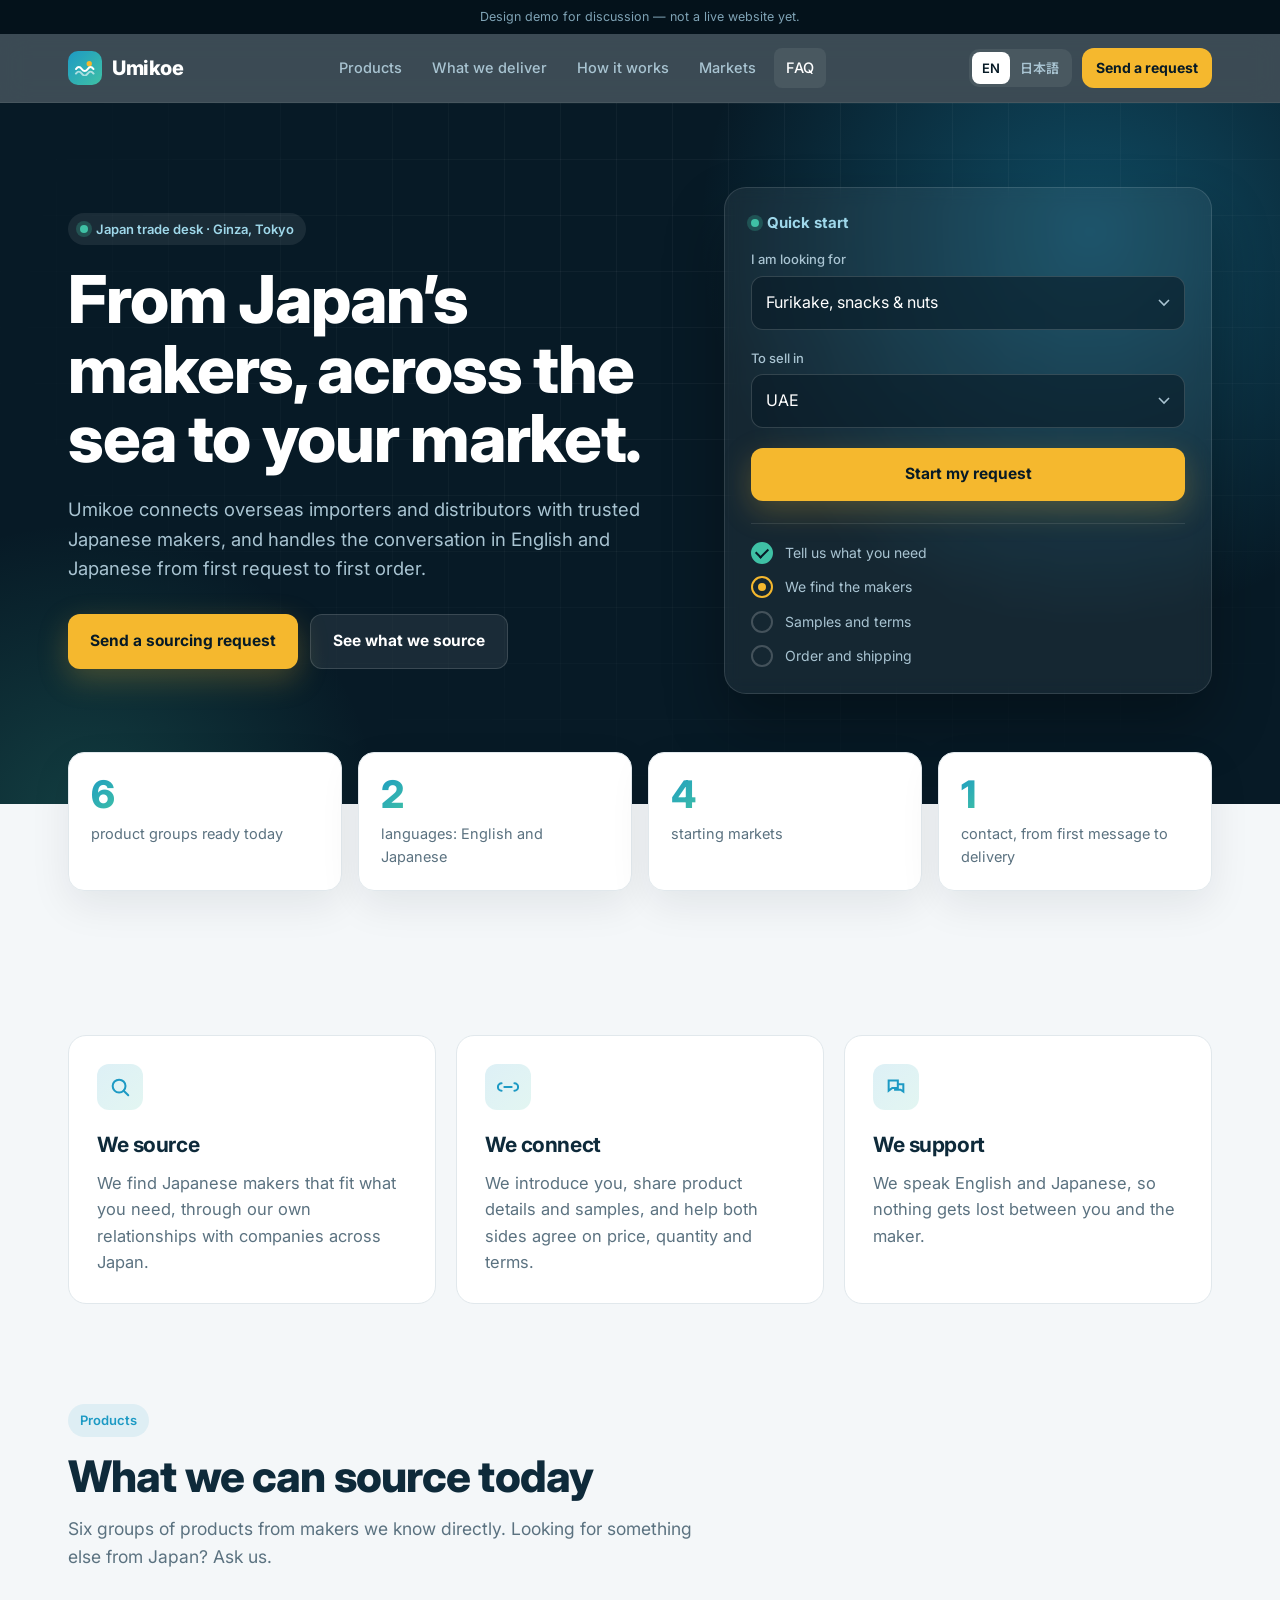
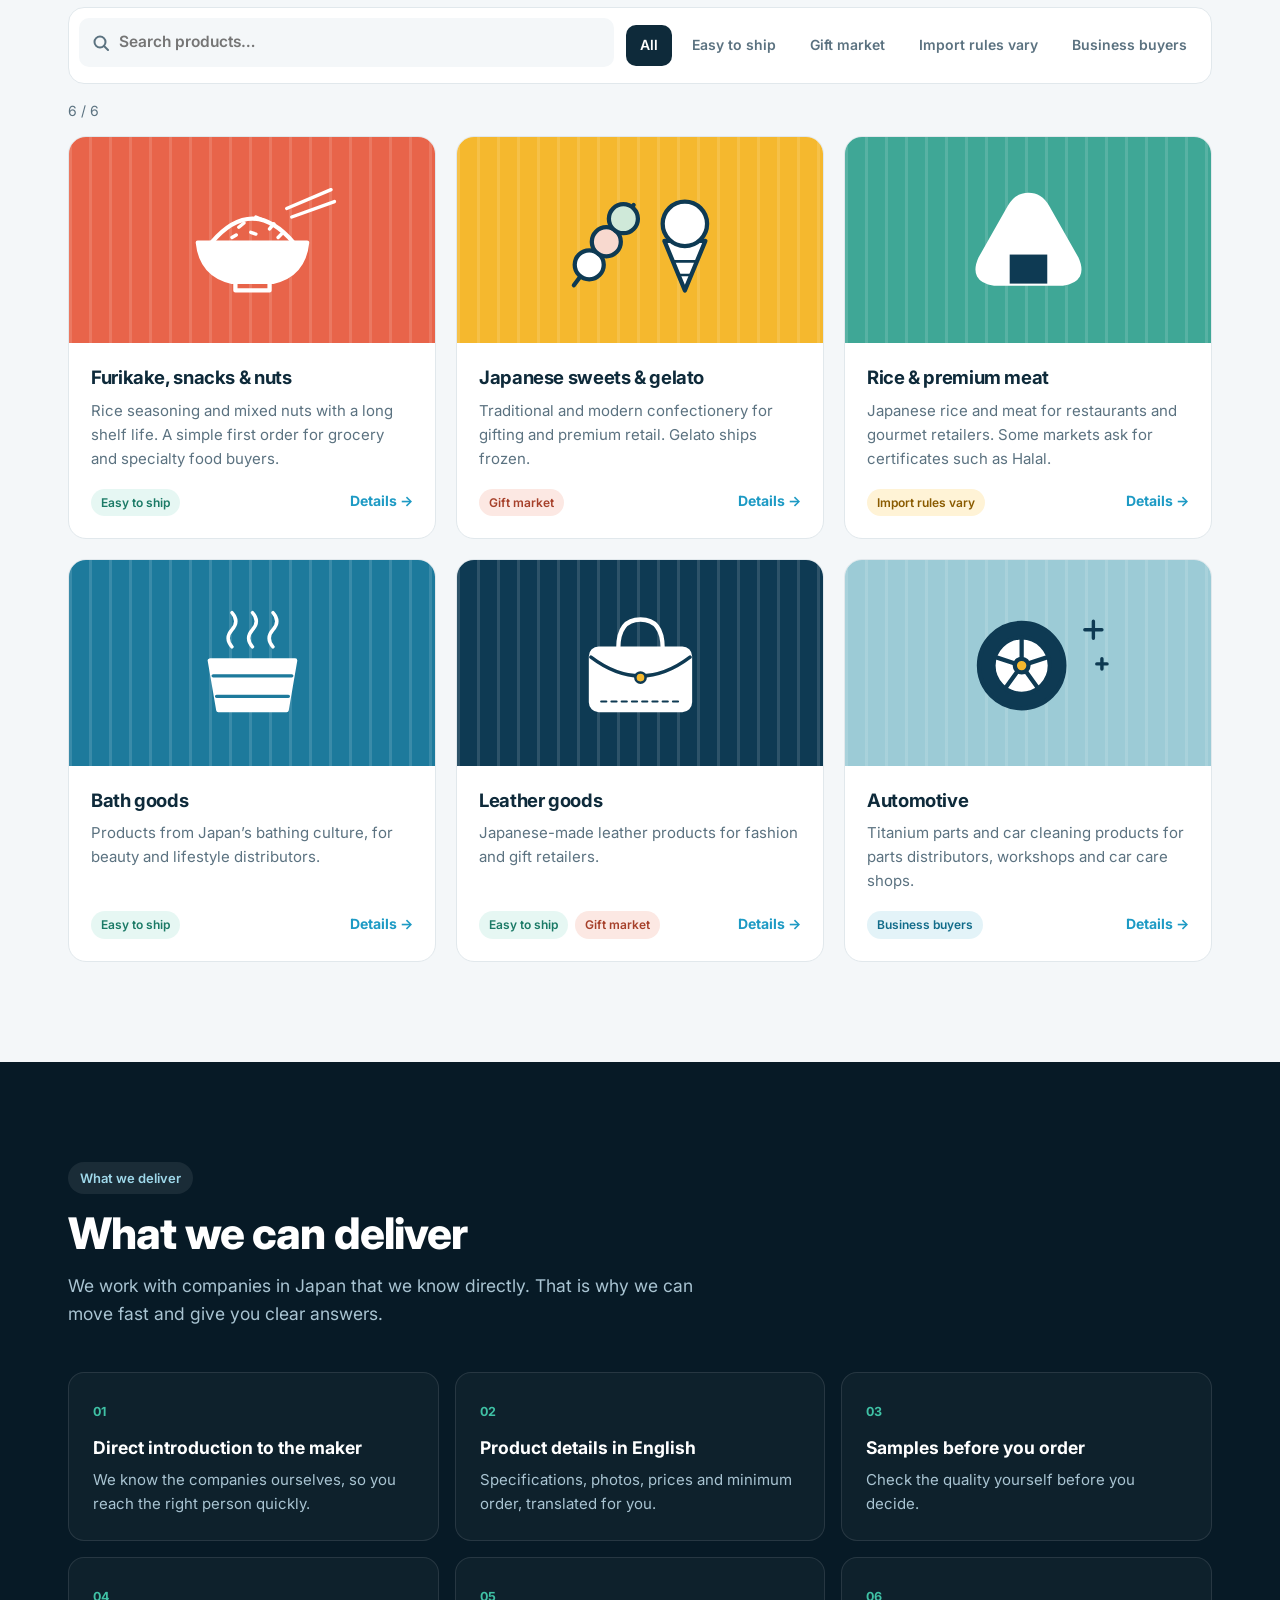
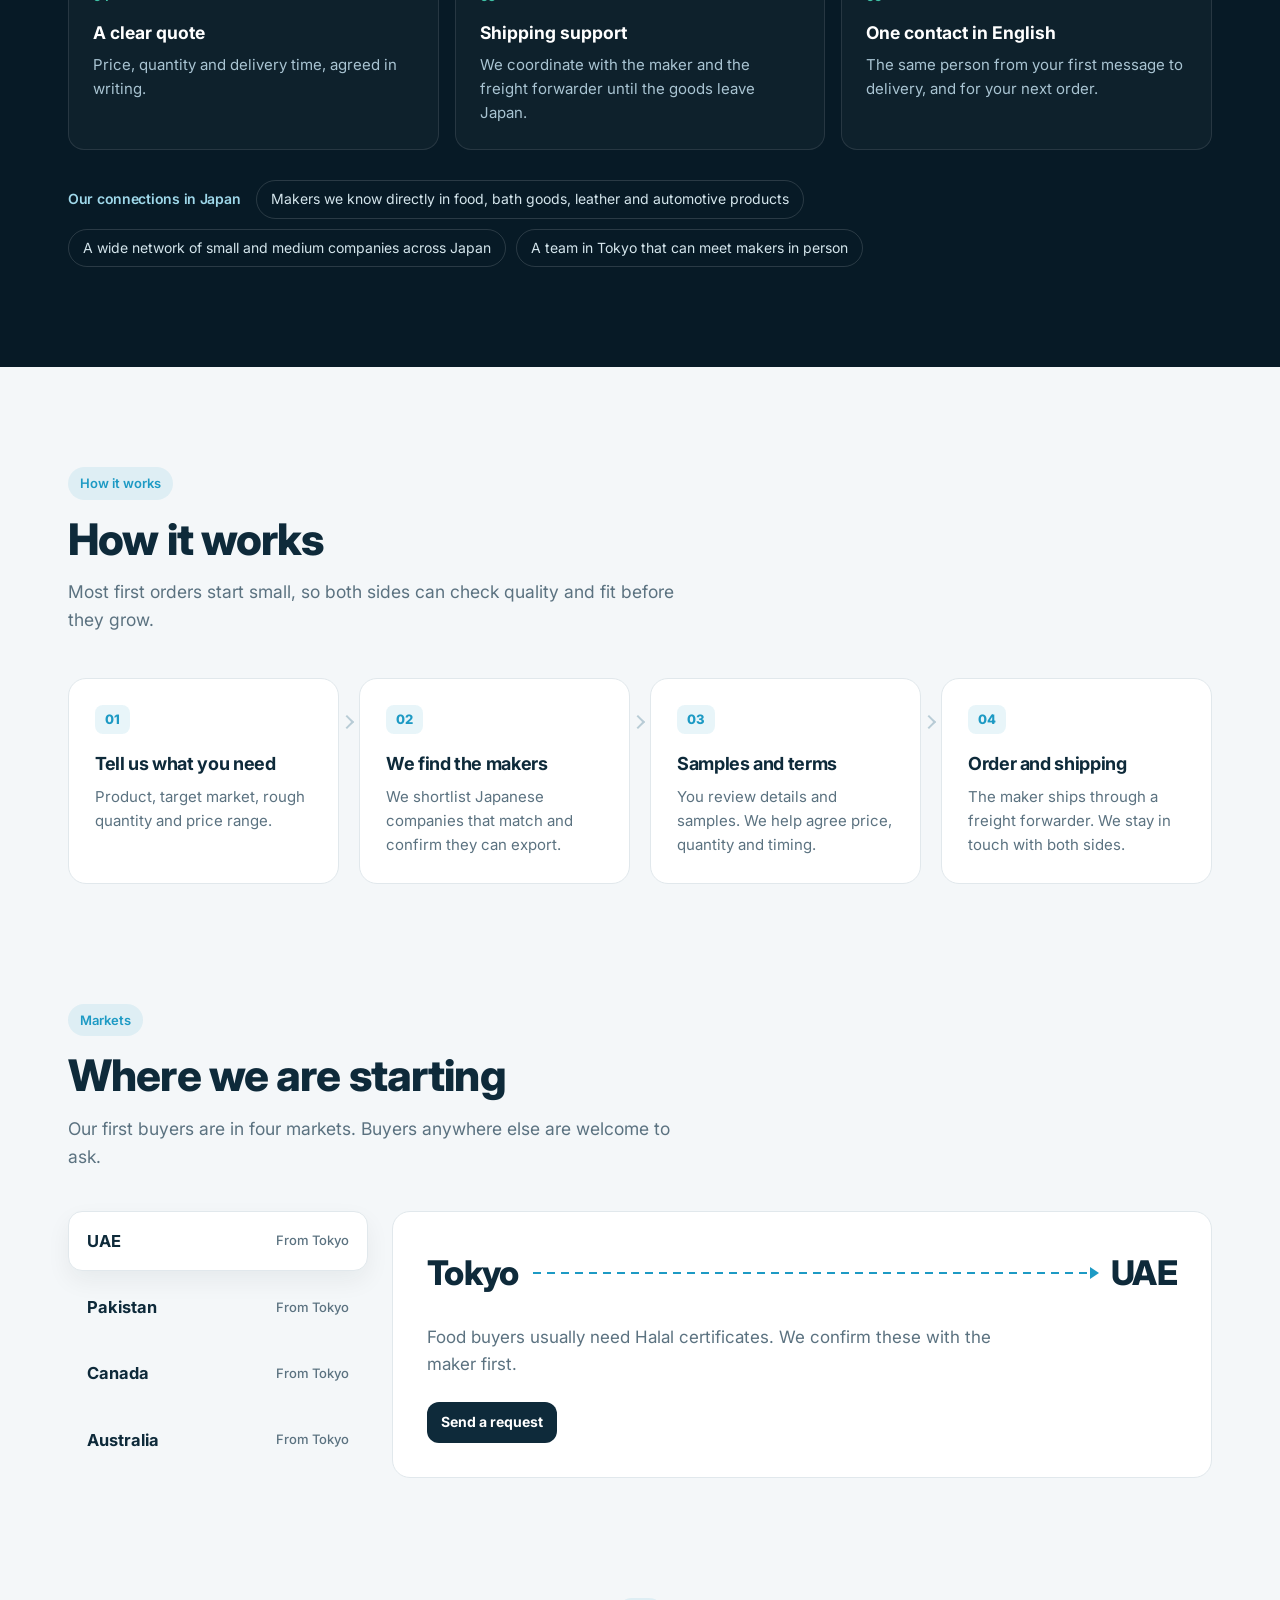
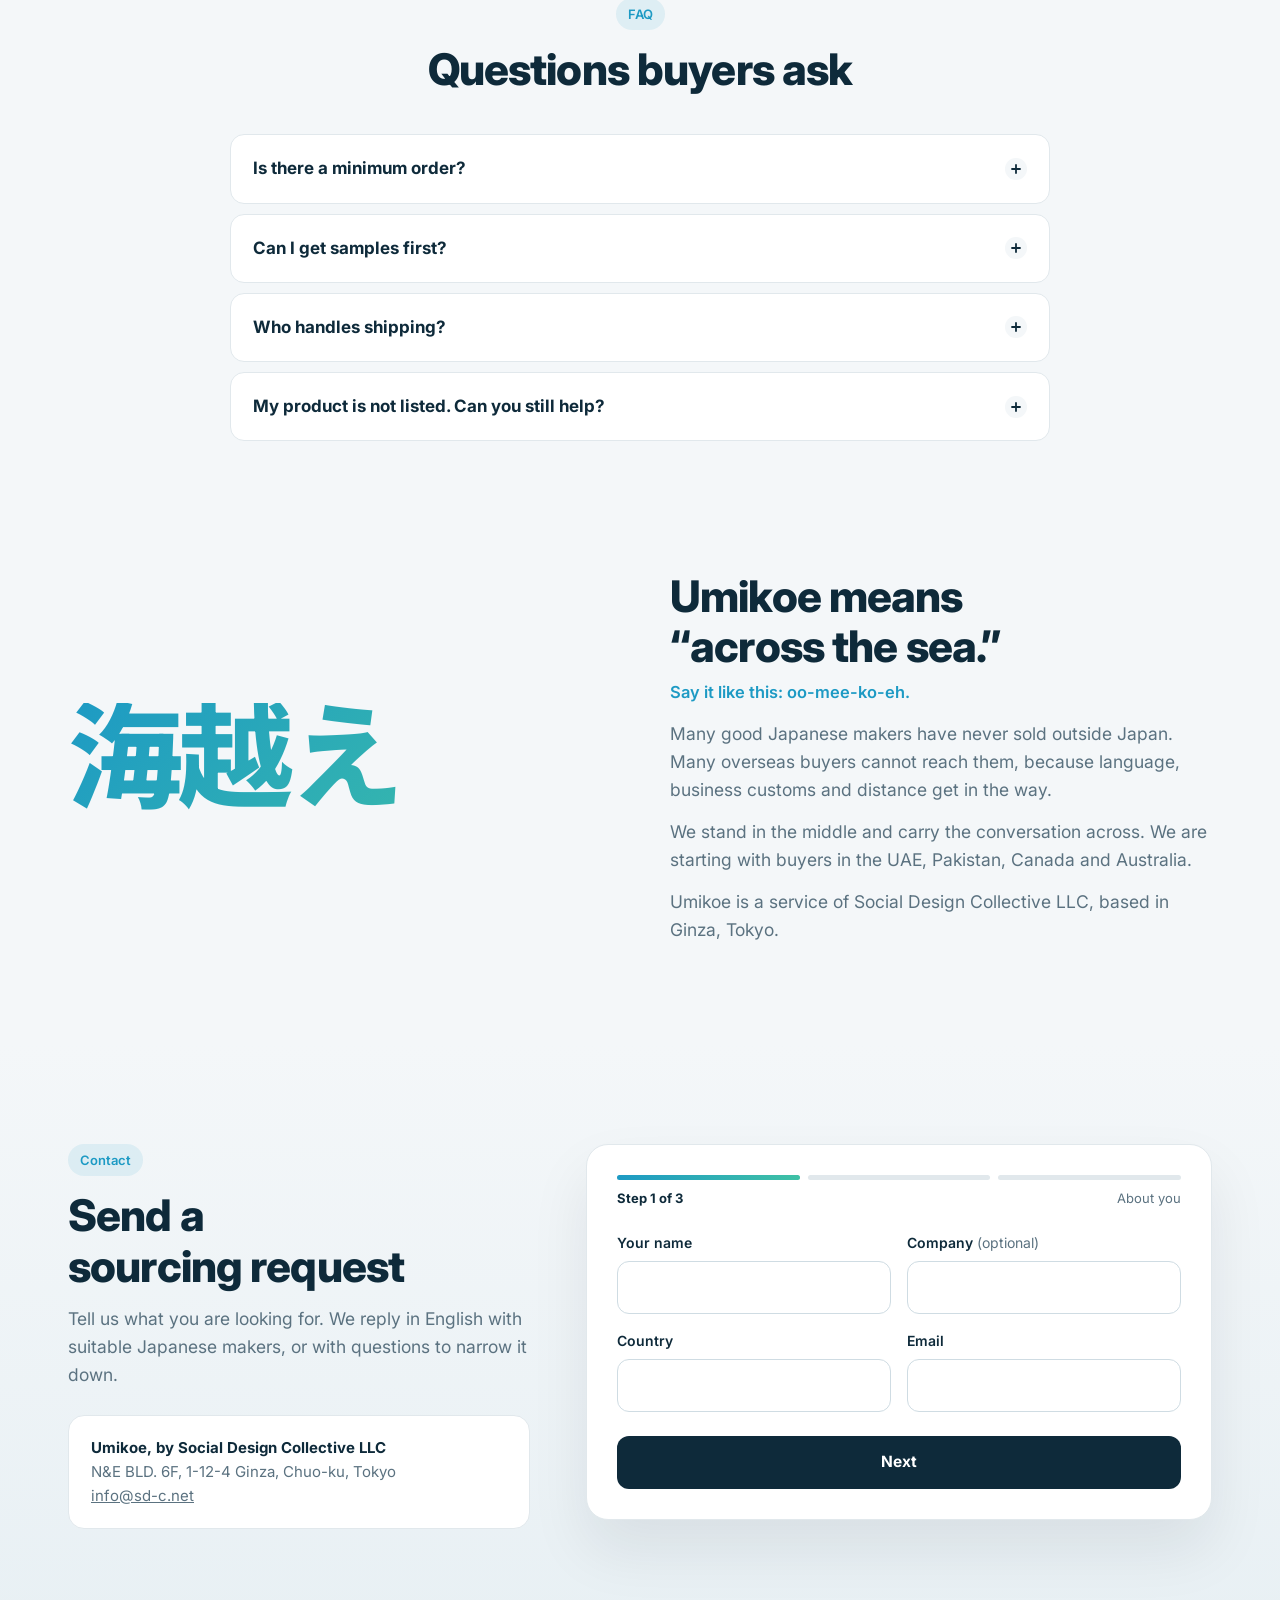
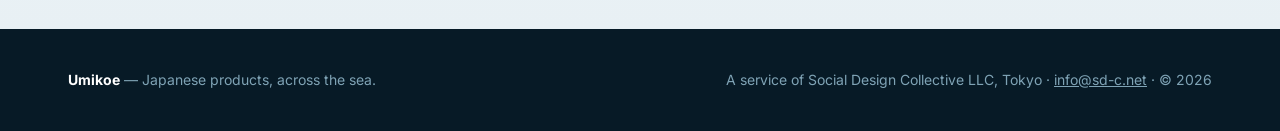
<file: umikoe-demos/standalone/Umikoe-Tradedesk.html>
<!DOCTYPE html>
<html lang="en">
<head>
<meta charset="UTF-8">
<meta name="viewport" content="width=device-width, initial-scale=1">
<title data-i18n="meta.title">Umikoe — Japan trade desk</title>
<meta name="description" content="Umikoe connects overseas importers and distributors with trusted Japanese makers, in English and Japanese.">
<meta name="theme-color" content="#071A26">
<script>document.documentElement.className+=' js'</script>
<link rel="preconnect" href="https://fonts.googleapis.com"><link rel="preconnect" href="https://fonts.gstatic.com" crossorigin>
<link href="https://fonts.googleapis.com/css2?family=Inter:wght@400;500;600;700;800&family=Noto+Sans+JP:wght@400;500;700;800&display=swap" rel="stylesheet">
<style>
/* Shared structure for all demos. Each demo sets the --u-* variables. */
:root{
  --u-surface:#fff; --u-ink:#0E3A53; --u-mute:#4F6B79; --u-line:#CFE0E5;
  --u-accent:#F5B82E; --u-accent-ink:#0E3A53; --u-error:#B42318;
  --u-radius:14px; --u-display:Georgia,serif;
}
.sr-only{position:absolute!important;width:1px;height:1px;padding:0;margin:-1px;overflow:hidden;clip:rect(0,0,0,0);white-space:nowrap;border:0}
.skip{position:absolute;left:12px;top:-60px;z-index:100;background:var(--u-ink);color:#fff;padding:10px 16px;border-radius:8px;text-decoration:none}
.skip:focus{top:12px}

/* Scroll reveal (only when JS is on) */
html.js .reveal{opacity:0;transform:translateY(18px);transition:opacity .7s ease,transform .7s cubic-bezier(.2,.7,.2,1)}
html.js .reveal.in{opacity:1;transform:none}
@media (prefers-reduced-motion:reduce){html.js .reveal{opacity:1;transform:none;transition:none}}

/* Form errors + status */
.u-err{color:var(--u-error);font-size:13.5px;margin-top:6px;min-height:0}
.u-err:empty{display:none}
.has-err input,.has-err textarea,.has-err select{border-color:var(--u-error)!important}
[data-form-status]{border-radius:calc(var(--u-radius) - 4px);padding:16px 18px;margin-top:14px;font-size:15px;outline:none}
[data-form-status].is-ok{background:#E7F6EE;color:#14532D;border:1px solid #A7DCC0}
[data-form-status].is-fail{background:#FDECEA;color:#7A1D12;border:1px solid #F3B8B0}
[data-form-status] strong{display:block;font-size:17px;margin-bottom:2px}
.u-again{margin-top:10px;background:none;border:0;padding:0;font:inherit;font-weight:700;text-decoration:underline;color:inherit;cursor:pointer}
.hp{position:absolute;left:-9999px;width:1px;height:1px;overflow:hidden}

/* Product dialog */
.u-modal{margin:auto;border:0;padding:0;border-radius:var(--u-radius);max-width:760px;width:calc(100% - 32px);background:var(--u-surface);color:var(--u-ink);
  box-shadow:0 30px 80px rgba(0,0,0,.35);overflow:hidden}
.u-modal[open]{display:grid;grid-template-columns:1fr 1.15fr}
.u-modal::backdrop{background:rgba(6,20,30,.55);backdrop-filter:blur(3px)}
@media (prefers-reduced-motion:no-preference){.u-modal[open]{animation:u-pop .28s cubic-bezier(.2,.8,.2,1)}}
@keyframes u-pop{from{opacity:0;transform:translateY(14px) scale(.98)}to{opacity:1;transform:none}}
.u-modal-art{display:flex;align-items:center;justify-content:center;min-height:240px;position:relative;
  background-image:repeating-linear-gradient(90deg,rgba(255,255,255,.13) 0 3px,rgba(255,255,255,0) 3px 20px)}
.u-modal-art svg{width:72%;height:auto}
.u-modal-body{padding:30px 30px 28px;position:relative}
.u-modal-x{position:absolute;top:14px;right:14px;width:40px;height:40px;border-radius:50%;border:1px solid var(--u-line);background:var(--u-surface);color:var(--u-ink);cursor:pointer;display:flex;align-items:center;justify-content:center}
.u-modal-x:hover{background:var(--u-line)}
.u-modal h3{font-family:var(--u-display);font-size:27px;line-height:1.2;margin:10px 44px 10px 0}
.u-modal-desc{color:var(--u-mute);font-size:16px}
.u-modal dl{margin:18px 0 0;display:grid;gap:4px}
.u-modal dt{font-size:12px;letter-spacing:.08em;text-transform:uppercase;font-weight:700;color:var(--u-mute);margin-top:10px}
.u-modal dd{margin:0;font-size:15.5px}
.u-modal-actions{margin-top:24px}
.u-modal-ask{display:inline-block;background:var(--u-accent);color:var(--u-accent-ink);font-weight:700;padding:13px 22px;border-radius:999px;text-decoration:none}
.u-modal-ask:hover{filter:brightness(1.06)}
.u-tag{display:inline-block;font-size:12px;font-weight:700;padding:3px 10px;border-radius:999px;background:rgba(29,122,156,.12);color:#145E79;margin-right:4px}
.u-tag--rules{background:#FFF1CF;color:#7A5200}
@media (max-width:640px){
  .u-modal[open]{grid-template-columns:1fr;max-height:calc(100dvh - 32px);overflow:auto}
  .u-modal-art{min-height:170px}
  .u-modal-body{padding:24px 22px}
  .u-modal-ask{display:block;text-align:center}
}
.lang button{white-space:nowrap}
</style>
<style>
  :root{
    --night:#071A26; --deep:#0B2535; --ink:#0E2A3A; --sea:#1D9AC4; --teal:#3FC1A5; --sun:#F5B82E;
    --bg:#F4F7F9; --card:#FFFFFF; --mute:#5B7280; --line:#E1E8EC;
    --font:'Inter','Noto Sans JP','Hiragino Sans',system-ui,sans-serif;
    --u-display:var(--font); --u-ink:var(--ink); --u-mute:var(--mute); --u-line:var(--line); --u-radius:18px;
  }
  *{box-sizing:border-box;margin:0;padding:0}
  html{scroll-behavior:smooth;scroll-padding-top:80px}
  @media (prefers-reduced-motion:reduce){html{scroll-behavior:auto}}
  body{font-family:var(--font);color:var(--ink);background:var(--bg);line-height:1.6;font-size:16.5px;-webkit-font-smoothing:antialiased;overflow-x:hidden}
  body[data-lang="ja"]{line-height:1.8}
  a{color:inherit}
  :focus-visible{outline:3px solid var(--sea);outline-offset:3px;border-radius:6px}
  .wrap{max-width:1200px;margin:0 auto;padding:0 28px}
  h1,h2,h3{letter-spacing:-.02em;text-wrap:balance}
  body[data-lang="ja"] h1,body[data-lang="ja"] h2{letter-spacing:0}
  h2{font-size:clamp(28px,3.4vw,44px);line-height:1.15;font-weight:800}
  .label{display:inline-flex;align-items:center;gap:8px;font-size:13px;font-weight:600;color:var(--sea);background:rgba(29,154,196,.1);padding:6px 12px;border-radius:999px}
  .sub{color:var(--mute);margin-top:14px;max-width:58ch;font-size:17.5px}

  .demo{background:#04121B;color:#7FA3B5;font-size:12.5px;text-align:center;padding:7px 16px}

  /* header */
  header{position:sticky;top:0;z-index:30;background:rgba(7,26,38,.78);backdrop-filter:blur(14px);-webkit-backdrop-filter:blur(14px);border-bottom:1px solid rgba(255,255,255,.06);color:#fff}
  .nav{display:flex;align-items:center;justify-content:space-between;height:68px;gap:18px}
  .brand{display:flex;align-items:center;gap:10px;text-decoration:none;font-weight:800;font-size:20px;letter-spacing:-.02em}
  .logo{width:34px;height:34px;border-radius:10px;background:linear-gradient(135deg,var(--sea),var(--teal));display:flex;align-items:center;justify-content:center}
  .links{display:flex;gap:6px;list-style:none;font-size:14.5px;font-weight:500}
  .links a{display:block;text-decoration:none;color:#A9C4D2;padding:8px 12px;border-radius:8px}
  .links a:hover,.links a.active{color:#fff;background:rgba(255,255,255,.07)}
  .right{display:flex;align-items:center;gap:10px}
  .lang{display:flex;background:rgba(255,255,255,.07);border-radius:10px;padding:3px}
  .lang button{border:0;background:none;color:#A9C4D2;font:inherit;font-size:13px;font-weight:600;padding:6px 10px;border-radius:8px;cursor:pointer}
  .lang button[aria-pressed="true"]{background:#fff;color:var(--night)}
  .burger{display:none;width:42px;height:42px;border-radius:10px;border:0;background:rgba(255,255,255,.08);color:#fff;cursor:pointer;align-items:center;justify-content:center}

  .btn{display:inline-flex;align-items:center;justify-content:center;gap:8px;font:inherit;font-weight:700;font-size:15.5px;padding:14px 22px;border-radius:12px;border:0;text-decoration:none;cursor:pointer;transition:transform .15s,box-shadow .2s,background .2s}
  .btn:hover{transform:translateY(-1px)}
  .btn.go{background:var(--sun);color:var(--night);box-shadow:0 10px 30px rgba(245,184,46,.25)}
  .btn.go:hover{box-shadow:0 14px 34px rgba(245,184,46,.4)}
  .btn.ghost{background:rgba(255,255,255,.08);color:#fff;border:1px solid rgba(255,255,255,.14)}
  .btn.dark{background:var(--ink);color:#fff}
  .btn.soft{background:var(--bg);color:var(--ink);border:1px solid var(--line)}
  .btn.small{padding:9px 14px;font-size:14px;box-shadow:none}
  .btn[disabled]{opacity:.6;cursor:progress;transform:none}

  /* hero */
  .hero{background:var(--night);color:#fff;position:relative;overflow:hidden;padding:84px 0 110px}
  .hero::before{content:"";position:absolute;width:780px;height:780px;right:-200px;top:-260px;background:radial-gradient(closest-side,rgba(29,154,196,.38),transparent);pointer-events:none}
  .hero::after{content:"";position:absolute;width:600px;height:600px;left:-220px;bottom:-320px;background:radial-gradient(closest-side,rgba(63,193,165,.22),transparent);pointer-events:none}
  .grid-bg{position:absolute;inset:0;background-image:linear-gradient(rgba(255,255,255,.04) 1px,transparent 1px),linear-gradient(90deg,rgba(255,255,255,.04) 1px,transparent 1px);background-size:56px 56px;mask-image:radial-gradient(ellipse at 60% 30%,#000 30%,transparent 75%);-webkit-mask-image:radial-gradient(ellipse at 60% 30%,#000 30%,transparent 75%)}
  .hero-grid{display:grid;grid-template-columns:1.1fr .9fr;gap:60px;align-items:center;position:relative;z-index:1}
  .hero .label{background:rgba(255,255,255,.08);color:#9FD8EA}
  .dot{width:8px;height:8px;border-radius:50%;background:var(--teal);box-shadow:0 0 0 4px rgba(63,193,165,.25)}
  .hero h1{font-size:clamp(36px,5.2vw,66px);line-height:1.05;font-weight:800;margin-top:20px}
  body[data-lang="ja"] .hero h1{font-size:clamp(32px,4.4vw,54px);line-height:1.3}
  .hero h1 em{font-style:normal;background:linear-gradient(90deg,var(--sun),#FFD978);-webkit-background-clip:text;background-clip:text;color:transparent}
  .hero .lead{color:#A9C4D2;font-size:18.5px;margin-top:22px;max-width:52ch}
  .cta{display:flex;gap:12px;flex-wrap:wrap;margin-top:30px}

  .quick{background:rgba(255,255,255,.06);border:1px solid rgba(255,255,255,.12);border-radius:22px;padding:26px;backdrop-filter:blur(8px);box-shadow:0 30px 60px rgba(0,0,0,.3)}
  .quick h2{font-size:15px;font-weight:700;color:#9FD8EA;letter-spacing:0;display:flex;align-items:center;gap:8px}
  .quick label{display:block;font-size:13px;color:#A9C4D2;margin:18px 0 6px;font-weight:500}
  .quick select{width:100%;font:inherit;font-size:16px;color:#fff;background:rgba(7,26,38,.6);border:1px solid rgba(255,255,255,.16);border-radius:12px;padding:13px 14px;appearance:none;
    background-image:url("data:image/svg+xml,%3Csvg xmlns='http://www.w3.org/2000/svg' width='12' height='8'%3E%3Cpath d='M1 1l5 5 5-5' fill='none' stroke='%23A9C4D2' stroke-width='1.6'/%3E%3C/svg%3E");background-repeat:no-repeat;background-position:right 14px center}
  .quick select option{color:#000}
  .quick .btn{width:100%;margin-top:20px}
  .track{list-style:none;margin-top:22px;border-top:1px solid rgba(255,255,255,.1);padding-top:18px;display:grid;gap:12px}
  .track li{display:flex;align-items:center;gap:12px;font-size:14px;color:#A9C4D2}
  .track i{width:22px;height:22px;border-radius:50%;border:2px solid rgba(255,255,255,.2);flex-shrink:0;display:flex;align-items:center;justify-content:center}
  .track li.done i{background:var(--teal);border-color:var(--teal)}
  .track li.done i::after{content:"";width:6px;height:10px;border:solid var(--night);border-width:0 2px 2px 0;transform:rotate(45deg) translate(-1px,-1px)}
  .track li.now i{border-color:var(--sun)}
  .track li.now i::after{content:"";width:8px;height:8px;border-radius:50%;background:var(--sun)}
  @media (prefers-reduced-motion:no-preference){.track li.now i::after{animation:pulse 1.6s infinite}@keyframes pulse{50%{opacity:.3}}}

  /* facts strip */
  .facts{display:grid;grid-template-columns:repeat(4,1fr);gap:16px;margin-top:-52px;position:relative;z-index:2}
  .facts div{background:var(--card);border-radius:16px;padding:22px;box-shadow:0 14px 40px rgba(7,26,38,.08);border:1px solid var(--line)}
  .facts b{font-size:38px;font-weight:800;letter-spacing:-.03em;background:linear-gradient(135deg,var(--sea),var(--teal));-webkit-background-clip:text;background-clip:text;color:transparent;line-height:1}
  .facts span{display:block;color:var(--mute);font-size:14.5px;margin-top:6px}

  section{padding:100px 0}
  .head{display:flex;justify-content:space-between;align-items:end;gap:30px;flex-wrap:wrap}

  /* pillars */
  .pillars{display:grid;grid-template-columns:repeat(3,1fr);gap:20px;margin-top:44px}
  .card{background:var(--card);border:1px solid var(--line);border-radius:18px;padding:28px;transition:box-shadow .25s,transform .25s,border-color .25s}
  .card:hover{box-shadow:0 20px 40px rgba(7,26,38,.08);transform:translateY(-3px);border-color:#CFE1E9}
  .ico{width:46px;height:46px;border-radius:12px;display:flex;align-items:center;justify-content:center;background:linear-gradient(135deg,rgba(29,154,196,.15),rgba(63,193,165,.15));margin-bottom:18px}
  .pillars h3{font-size:21px;font-weight:700}
  .pillars p{color:var(--mute);margin-top:8px}

  /* catalogue */
  .bar{display:flex;gap:12px;flex-wrap:wrap;align-items:center;margin-top:36px;background:var(--card);border:1px solid var(--line);border-radius:16px;padding:10px}
  .search{flex:1 1 260px;position:relative}
  .search input{width:100%;font:inherit;font-size:15.5px;border:0;background:var(--bg);border-radius:10px;padding:12px 14px 12px 40px;color:var(--ink)}
  .search input:focus{outline:2px solid var(--sea)}
  .search svg{position:absolute;left:14px;top:50%;transform:translateY(-50%)}
  .chips{display:flex;gap:6px;flex-wrap:wrap}
  .chip{border:0;background:transparent;font:inherit;font-size:14px;font-weight:600;color:var(--mute);padding:9px 14px;border-radius:10px;cursor:pointer}
  .chip:hover{background:var(--bg);color:var(--ink)}
  .chip[aria-pressed="true"]{background:var(--ink);color:#fff}
  .count{font-size:14px;color:var(--mute);margin-top:16px}
  .grid{display:grid;grid-template-columns:repeat(3,1fr);gap:20px;margin-top:14px}
  .pcard{background:var(--card);border:1px solid var(--line);border-radius:18px;overflow:hidden;text-decoration:none;display:flex;flex-direction:column;transition:transform .25s,box-shadow .25s}
  .pcard:hover{transform:translateY(-4px);box-shadow:0 24px 44px rgba(7,26,38,.12)}
  .pcard .art{aspect-ratio:16/9;display:flex;align-items:center;justify-content:center;position:relative;
    background-image:repeating-linear-gradient(90deg,rgba(255,255,255,.13) 0 3px,rgba(255,255,255,0) 3px 20px)}
  .pcard .art svg{width:56%;transition:transform .35s}
  .pcard:hover .art svg{transform:scale(1.07)}
  .pcard .body{padding:20px 22px 22px;display:flex;flex-direction:column;flex:1}
  .pcard h3{font-size:18.5px;font-weight:700}
  .pcard p{color:var(--mute);font-size:15px;margin-top:6px;flex:1}
  .pcard .foot{display:flex;justify-content:space-between;align-items:center;margin-top:16px;gap:10px}
  .pcard .go{font-size:14px;font-weight:700;color:var(--sea);white-space:nowrap}
  .t{font-size:12px;font-weight:600;padding:4px 10px;border-radius:999px;background:rgba(63,193,165,.13);color:#1B7A66;display:inline-block;margin:2px 2px 0 0}
  .t--rules{background:#FFF3D6;color:#8A5B00}
  .t--business{background:rgba(29,154,196,.12);color:#126C8A}
  .t--gift{background:#FCE8E3;color:#A6402A}
  .empty{background:var(--card);border:1px dashed #C9D6DD;border-radius:16px;padding:28px;color:var(--mute);text-align:center;margin-top:14px}

  /* deliver */
  .dark{background:var(--night);color:#fff;position:relative;overflow:hidden}
  .dark .sub{color:#A9C4D2}
  .dark .label{background:rgba(255,255,255,.08);color:#9FD8EA}
  .dgrid{display:grid;grid-template-columns:repeat(3,1fr);gap:16px;margin-top:44px}
  .dgrid div{border:1px solid rgba(255,255,255,.1);background:rgba(255,255,255,.03);border-radius:16px;padding:24px;transition:border-color .25s,background .25s}
  .dgrid div:hover{border-color:rgba(63,193,165,.5);background:rgba(63,193,165,.05)}
  .dgrid b{display:block;font-size:17.5px;font-weight:700}
  .dgrid span{display:block;color:#A9C4D2;font-size:15px;margin-top:6px}
  .dgrid i{display:inline-flex;font-style:normal;font-size:12.5px;font-weight:700;color:var(--teal);margin-bottom:12px}
  .conn{display:flex;flex-wrap:wrap;gap:10px;margin-top:30px;align-items:center}
  .conn h3{font-size:14px;color:#9FD8EA;font-weight:600;margin-right:6px}
  .conn span{font-size:14px;border:1px solid rgba(255,255,255,.14);border-radius:999px;padding:7px 14px;color:#D4E5EC}

  /* steps */
  .steps{list-style:none;display:grid;grid-template-columns:repeat(4,1fr);gap:20px;margin-top:44px;counter-reset:s}
  .steps li{counter-increment:s;background:var(--card);border:1px solid var(--line);border-radius:18px;padding:26px;position:relative}
  .steps li::before{content:"0" counter(s);font-size:13px;font-weight:800;color:var(--sea);background:rgba(29,154,196,.1);padding:4px 10px;border-radius:8px;display:inline-block;margin-bottom:16px}
  .steps li:not(:last-child)::after{content:"";position:absolute;right:-14px;top:38px;width:8px;height:8px;border-top:2px solid #B8CCD6;border-right:2px solid #B8CCD6;transform:rotate(45deg);z-index:1}
  .steps h3{font-size:18px;font-weight:700}
  .steps p{color:var(--mute);font-size:15px;margin-top:6px}

  /* markets tabs */
  .tabs{display:grid;grid-template-columns:300px 1fr;gap:24px;margin-top:40px}
  .tablist{display:flex;flex-direction:column;gap:6px}
  .tab{all:unset;box-sizing:border-box;cursor:pointer;padding:16px 18px;border-radius:14px;font-weight:700;display:flex;justify-content:space-between;align-items:center;border:1px solid transparent}
  .tab:hover{background:var(--card)}
  .tab:focus-visible{outline:3px solid var(--sea)}
  .tab[aria-selected="true"]{background:var(--card);border-color:var(--line);box-shadow:0 10px 24px rgba(7,26,38,.06)}
  .tab small{font-weight:500;color:var(--mute);font-size:13px}
  .panel{background:var(--card);border:1px solid var(--line);border-radius:18px;padding:34px;display:flex;flex-direction:column;justify-content:space-between;gap:24px;min-height:220px}
  .route{display:flex;align-items:center;gap:14px;font-weight:800;font-size:clamp(22px,3vw,34px);letter-spacing:-.02em;flex-wrap:wrap}
  .route .line{flex:1;min-width:60px;height:2px;background:repeating-linear-gradient(90deg,var(--sea) 0 8px,transparent 8px 14px);position:relative}
  .route .line::after{content:"";position:absolute;right:-2px;top:-5px;border-left:9px solid var(--sea);border-top:6px solid transparent;border-bottom:6px solid transparent}
  .panel p{color:var(--mute);font-size:17px;max-width:56ch}

  /* faq */
  .faq{max-width:820px;margin:40px auto 0}
  details{background:var(--card);border:1px solid var(--line);border-radius:14px;margin-bottom:10px;transition:box-shadow .2s}
  details[open]{box-shadow:0 12px 30px rgba(7,26,38,.06)}
  summary{list-style:none;cursor:pointer;padding:20px 56px 20px 22px;font-weight:700;font-size:17px;position:relative}
  summary::-webkit-details-marker{display:none}
  summary::after{content:"";position:absolute;right:22px;top:50%;width:22px;height:22px;margin-top:-11px;border-radius:50%;background:var(--bg) url("data:image/svg+xml,%3Csvg xmlns='http://www.w3.org/2000/svg' width='10' height='10'%3E%3Cpath d='M5 1v8M1 5h8' stroke='%230E2A3A' stroke-width='1.8' stroke-linecap='round'/%3E%3C/svg%3E") center no-repeat;transition:transform .25s}
  details[open] summary::after{transform:rotate(45deg)}
  details p{padding:0 22px 20px;color:var(--mute)}

  /* about */
  .about{display:grid;grid-template-columns:1fr 1fr;gap:60px;align-items:center}
  .about .big{font-size:clamp(70px,9vw,128px);font-weight:800;line-height:.95;letter-spacing:-.04em;background:linear-gradient(135deg,var(--sea),var(--teal));-webkit-background-clip:text;background-clip:text;color:transparent}
  .about p.body{color:var(--mute);font-size:17.5px;margin-top:14px}

  /* wizard */
  .contact{background:linear-gradient(180deg,var(--bg),#E8F0F4)}
  .cgrid{display:grid;grid-template-columns:.85fr 1.15fr;gap:56px;align-items:start}
  .where{margin-top:26px;background:var(--card);border:1px solid var(--line);border-radius:16px;padding:20px 22px;font-size:15px;color:var(--mute)}
  .where strong{color:var(--ink)}
  .wiz{background:var(--card);border:1px solid var(--line);border-radius:22px;padding:30px;box-shadow:0 30px 60px rgba(7,26,38,.08)}
  .prog{display:flex;gap:8px;margin-bottom:8px}
  .prog span{flex:1;height:5px;border-radius:5px;background:var(--line);overflow:hidden;position:relative}
  .prog span::after{content:"";position:absolute;inset:0;background:linear-gradient(90deg,var(--sea),var(--teal));transform:scaleX(0);transform-origin:left;transition:transform .4s}
  .prog span.on::after{transform:scaleX(1)}
  .steplabels{display:flex;justify-content:space-between;font-size:13px;color:var(--mute);margin-bottom:24px}
  .steplabels b{color:var(--ink)}
  [data-step][hidden]{display:none}
  .row2{display:grid;grid-template-columns:1fr 1fr;gap:16px}
  .field{margin-bottom:16px}
  label{display:block;font-size:14px;font-weight:600;margin-bottom:6px}
  label .opt{font-weight:400;color:var(--mute)}
  input,select,textarea{width:100%;font:inherit;font-size:16px;padding:13px 14px;border:1px solid #CFDCE3;border-radius:12px;color:var(--ink);background:#fff;transition:border-color .2s,box-shadow .2s}
  input:focus,select:focus,textarea:focus{outline:none;border-color:var(--sea);box-shadow:0 0 0 4px rgba(29,154,196,.15)}
  textarea{min-height:120px;resize:vertical}
  .pick{display:grid;grid-template-columns:repeat(3,1fr);gap:10px;margin-bottom:18px}
  .pick button{all:unset;box-sizing:border-box;cursor:pointer;border:1px solid var(--line);border-radius:12px;padding:10px;font-size:13.5px;font-weight:600;display:flex;align-items:center;gap:10px;line-height:1.3}
  .pick button:focus-visible{outline:3px solid var(--sea)}
  .pick button i{width:30px;height:22px;border-radius:4px;flex-shrink:0}
  .pick button[aria-pressed="true"]{border-color:var(--sea);background:rgba(29,154,196,.06);box-shadow:0 0 0 1px var(--sea)}
  .nav-row{display:flex;justify-content:space-between;gap:10px;margin-top:8px}
  .nav-row .btn{flex:1}
  .review{list-style:none;border:1px solid var(--line);border-radius:14px;margin-bottom:18px}
  .review li{display:grid;grid-template-columns:130px 1fr;gap:12px;padding:12px 16px;border-bottom:1px solid var(--line);font-size:15px}
  .review li:last-child{border-bottom:0}
  .review span{color:var(--mute)}
  .review b{font-weight:600;word-break:break-word}
  .formnote{font-size:13px;color:var(--mute);margin-top:12px;text-align:center}
  .is-sent{display:none}

  footer{background:var(--night);color:#7FA3B5;padding:40px 0;font-size:14px}
  .foot2{display:flex;justify-content:space-between;flex-wrap:wrap;gap:16px}
  footer strong{color:#fff}

  .u-modal-ask{border-radius:12px}

  @media (max-width:980px){
    .burger{display:flex}
    .right .btn{display:none}
    .links{position:fixed;inset:68px 0 auto 0;flex-direction:column;background:var(--night);padding:10px 20px 22px;gap:2px;border-bottom:1px solid rgba(255,255,255,.08);
      opacity:0;pointer-events:none;transform:translateY(-10px);transition:all .25s}
    .links a{font-size:18px;padding:13px 12px}
    .menu-open .links{opacity:1;pointer-events:auto;transform:none}
    .hero{padding:56px 0 100px}
    .hero-grid,.about,.cgrid{grid-template-columns:1fr;gap:40px}
    .facts{grid-template-columns:1fr 1fr}
    .pillars,.dgrid{grid-template-columns:1fr 1fr}
    .grid{grid-template-columns:1fr 1fr}
    .steps{grid-template-columns:1fr 1fr}
    .steps li::after{display:none}
    .tabs{grid-template-columns:1fr}
    .tablist{flex-direction:row;overflow-x:auto;scrollbar-width:none}
    .tab{white-space:nowrap}
    .tab small{display:none}
    section{padding:72px 0}
  }
  @media (max-width:600px){
    .wrap{padding-left:18px;padding-right:18px}
    .pillars,.dgrid,.grid,.steps,.row2{grid-template-columns:1fr}
    .facts b{font-size:30px}
    .pick{grid-template-columns:1fr 1fr}
    .review li{grid-template-columns:1fr;gap:2px}
    .cta .btn{width:100%}
    .wiz{padding:22px}
    .panel{padding:24px}
  }
</style>
</head>
<body>
<a class="skip" href="#main">Skip to content</a>
<div class="demo" data-i18n="demo.banner">Design demo for discussion — not a live website yet.</div>

<header data-header>
  <div class="wrap nav">
    <a class="brand" href="#top" aria-label="Umikoe, home">
      <span class="logo"><svg width="22" height="16" viewBox="0 0 38 30" aria-hidden="true"><circle cx="27" cy="7" r="5" fill="#F5B82E"/><path d="M2 17 Q7.5 9.5 13 17 T24 17 T35 17" fill="none" stroke="#fff" stroke-width="3.6" stroke-linecap="round"/><path d="M2 25.5 Q7.5 18 13 25.5 T24 25.5 T35 25.5" fill="none" stroke="#fff" stroke-width="3.6" stroke-linecap="round" opacity=".6"/></svg></span>
      Umikoe
    </a>
    <nav aria-label="Main" data-nav data-menu>
      <ul class="links" id="menu">
        <li><a href="#products" data-i18n="nav.products">Products</a></li>
        <li><a href="#deliver" data-i18n="nav.deliver">What we deliver</a></li>
        <li><a href="#how" data-i18n="nav.how">How it works</a></li>
        <li><a href="#markets" data-i18n="nav.markets">Markets</a></li>
        <li><a href="#faq" data-i18n="nav.faq">FAQ</a></li>
      </ul>
    </nav>
    <div class="right">
      <div class="lang" role="group" aria-label="Language">
        <button type="button" data-lang-btn="en" aria-pressed="true">EN</button>
        <button type="button" data-lang-btn="ja" aria-pressed="false" lang="ja">日本語</button>
      </div>
      <a class="btn go small" href="#contact" data-i18n="nav.cta">Send a request</a>
      <button class="burger" type="button" data-menu-toggle aria-controls="menu" aria-expanded="false" data-i18n-aria="menu" aria-label="Menu">
        <svg width="20" height="20" viewBox="0 0 20 20" aria-hidden="true"><path d="M3 6h14M3 10h14M3 14h14" stroke="currentColor" stroke-width="2" stroke-linecap="round"/></svg>
      </button>
    </div>
  </div>
</header>

<main id="main">
  <div class="hero" id="top">
    <div class="grid-bg" aria-hidden="true"></div>
    <div class="wrap hero-grid">
      <div>
        <span class="label"><span class="dot"></span><span data-i18n="hero.eyebrow">Japan trade desk · Ginza, Tokyo</span></span>
        <h1 data-i18n="hero.title">From Japan’s makers, across the sea to your market.</h1>
        <p class="lead" data-i18n="hero.lead"></p>
        <div class="cta">
          <a class="btn go" href="#contact" data-i18n="hero.cta1">Send a sourcing request</a>
          <a class="btn ghost" href="#products" data-i18n="hero.cta2">See what we source</a>
        </div>
      </div>
      <form class="quick" id="quick">
        <h2><span class="dot"></span><span data-i18n="hero.quick">Quick start</span></h2>
        <label for="qp" data-i18n="hero.quick.product">I am looking for</label>
        <select id="qp" data-product-select></select>
        <label for="qm" data-i18n="hero.quick.market">To sell in</label>
        <select id="qm" data-market-select></select>
        <button class="btn go" type="submit" data-i18n="hero.quick.go">Start my request</button>
        <ol class="track" aria-hidden="true">
          <li class="done"><i></i><span data-i18n="step.1.t"></span></li>
          <li class="now"><i></i><span data-i18n="step.2.t"></span></li>
          <li><i></i><span data-i18n="step.3.t"></span></li>
          <li><i></i><span data-i18n="step.4.t"></span></li>
        </ol>
      </form>
    </div>
  </div>

  <div class="wrap">
    <div class="facts">
      <div class="reveal"><b data-i18n="fact.1.n">6</b><span data-i18n="fact.1.l"></span></div>
      <div class="reveal"><b data-i18n="fact.2.n">2</b><span data-i18n="fact.2.l"></span></div>
      <div class="reveal"><b data-i18n="fact.3.n">4</b><span data-i18n="fact.3.l"></span></div>
      <div class="reveal"><b data-i18n="fact.4.n">1</b><span data-i18n="fact.4.l"></span></div>
    </div>
  </div>

  <section style="padding-bottom:40px">
    <div class="wrap">
      <div class="pillars">
        <div class="card reveal"><div class="ico"><svg width="22" height="22" viewBox="0 0 24 24" fill="none" stroke="#1D9AC4" stroke-width="2.2" stroke-linecap="round"><circle cx="11" cy="11" r="7"/><path d="M16 16l5 5"/></svg></div><h3 data-i18n="does.1.t"></h3><p data-i18n="does.1.p"></p></div>
        <div class="card reveal"><div class="ico"><svg width="22" height="22" viewBox="0 0 24 24" fill="none" stroke="#1D9AC4" stroke-width="2.2" stroke-linecap="round"><path d="M8 12h8M5 8a4 4 0 0 0 0 8M19 8a4 4 0 0 1 0 8"/></svg></div><h3 data-i18n="does.2.t"></h3><p data-i18n="does.2.p"></p></div>
        <div class="card reveal"><div class="ico"><svg width="22" height="22" viewBox="0 0 24 24" fill="none" stroke="#1D9AC4" stroke-width="2.2" stroke-linecap="round"><path d="M4 5h10v8H8l-4 3z"/><path d="M14 9h6v8l-3-2h-6v-2"/></svg></div><h3 data-i18n="does.3.t"></h3><p data-i18n="does.3.p"></p></div>
      </div>
    </div>
  </section>

  <section id="products" style="padding-top:60px">
    <div class="wrap">
      <span class="label" data-i18n="nav.products">Products</span>
      <h2 style="margin-top:14px" data-i18n="products.title"></h2>
      <p class="sub" data-i18n="products.sub"></p>
      <div class="bar">
        <label class="search"><span class="sr-only" data-i18n="search.label"></span>
          <svg width="16" height="16" viewBox="0 0 16 16" aria-hidden="true"><circle cx="7" cy="7" r="5.5" fill="none" stroke="#5B7280" stroke-width="2"/><path d="M11 11 L15 15" stroke="#5B7280" stroke-width="2" stroke-linecap="round"/></svg>
          <input type="search" id="q" data-i18n-ph="search.ph">
        </label>
        <div class="chips" id="chips" role="group" aria-label="Filter"></div>
      </div>
      <p class="count" id="count" aria-live="polite"></p>
      <div class="grid" id="grid"></div>
      <p class="empty" id="empty" hidden data-i18n="search.none"></p>
    </div>
  </section>

  <section id="deliver" class="dark">
    <div class="wrap">
      <span class="label" data-i18n="nav.deliver">What we deliver</span>
      <h2 style="margin-top:14px" data-i18n="deliver.title"></h2>
      <p class="sub" data-i18n="deliver.sub"></p>
      <div class="dgrid" id="dgrid"></div>
      <div class="conn"><h3 data-i18n="conn.title"></h3><span data-i18n="conn.1"></span><span data-i18n="conn.2"></span><span data-i18n="conn.3"></span></div>
    </div>
  </section>

  <section id="how">
    <div class="wrap">
      <span class="label" data-i18n="nav.how">How it works</span>
      <h2 style="margin-top:14px" data-i18n="how.title"></h2>
      <p class="sub" data-i18n="how.sub"></p>
      <ol class="steps">
        <li class="reveal"><h3 data-i18n="step.1.t"></h3><p data-i18n="step.1.p"></p></li>
        <li class="reveal"><h3 data-i18n="step.2.t"></h3><p data-i18n="step.2.p"></p></li>
        <li class="reveal"><h3 data-i18n="step.3.t"></h3><p data-i18n="step.3.p"></p></li>
        <li class="reveal"><h3 data-i18n="step.4.t"></h3><p data-i18n="step.4.p"></p></li>
      </ol>
    </div>
  </section>

  <section id="markets" style="padding-top:20px">
    <div class="wrap">
      <span class="label" data-i18n="nav.markets">Markets</span>
      <h2 style="margin-top:14px" data-i18n="markets.title"></h2>
      <p class="sub" data-i18n="markets.sub"></p>
      <div class="tabs">
        <div class="tablist" role="tablist" id="tablist" aria-label="Markets"></div>
        <div class="panel" role="tabpanel" id="panel" tabindex="0">
          <div class="route"><span>Tokyo</span><span class="line"></span><span id="dest"></span></div>
          <p id="mnote"></p>
          <div><button class="btn dark small" type="button" id="mgo" data-i18n="nav.cta"></button></div>
        </div>
      </div>
    </div>
  </section>

  <section id="faq" style="padding-top:20px">
    <div class="wrap">
      <div style="text-align:center"><span class="label" data-i18n="nav.faq">FAQ</span><h2 style="margin-top:14px" data-i18n="faq.title"></h2></div>
      <div class="faq">
        <details><summary data-i18n="faq.1.q"></summary><p data-i18n="faq.1.a"></p></details>
        <details><summary data-i18n="faq.2.q"></summary><p data-i18n="faq.2.a"></p></details>
        <details><summary data-i18n="faq.3.q"></summary><p data-i18n="faq.3.a"></p></details>
        <details><summary data-i18n="faq.4.q"></summary><p data-i18n="faq.4.a"></p></details>
      </div>
    </div>
  </section>

  <section id="about" style="padding-top:20px">
    <div class="wrap about">
      <div><div class="big" lang="ja" aria-hidden="true">海越え</div></div>
      <div>
        <h2 data-i18n="story.title"></h2>
        <p style="color:var(--sea);font-weight:600;margin-top:8px" data-i18n="story.say"></p>
        <p class="body" data-i18n="story.p1"></p>
        <p class="body" data-i18n="story.p2"></p>
        <p class="body" data-i18n="story.p3"></p>
      </div>
    </div>
  </section>

  <section id="contact" class="contact">
    <div class="wrap cgrid">
      <div>
        <span class="label" data-i18n="nav.contact">Contact</span>
        <h2 style="margin-top:14px" data-i18n="contact.title"></h2>
        <p class="sub" data-i18n="contact.sub"></p>
        <div class="where">
          <p><strong data-i18n="contact.org"></strong></p>
          <p data-i18n="contact.addr"></p>
          <p><a href="mailto:info@sd-c.net">info@sd-c.net</a></p>
        </div>
      </div>
      <div class="wiz">
        <form data-umikoe-form novalidate id="wiz">
          <div class="prog" aria-hidden="true"><span class="on"></span><span></span><span></span></div>
          <div class="steplabels"><b id="stepof"></b><span id="steptitle"></span></div>

          <div data-step="0">
            <div class="row2">
              <div class="field"><label for="n" data-i18n="form.name"></label><input id="n" name="name" autocomplete="name" required></div>
              <div class="field"><label for="c"><span data-i18n="form.company"></span> <span class="opt">(<span data-i18n="form.optional"></span>)</span></label><input id="c" name="company" autocomplete="organization"></div>
            </div>
            <div class="row2">
              <div class="field"><label for="co" data-i18n="form.country"></label><input id="co" name="country" list="u-countries" autocomplete="country-name" required></div>
              <div class="field"><label for="e" data-i18n="form.email"></label><input id="e" name="email" type="email" autocomplete="email" required></div>
            </div>
            <div class="nav-row"><button class="btn dark" type="button" data-next data-i18n="wiz.next"></button></div>
          </div>

          <div data-step="1" hidden>
            <p style="font-size:14px;font-weight:600;margin-bottom:8px" data-i18n="form.product"></p>
            <div class="pick" id="pick" role="group"></div>
            <select name="product" id="p" class="sr-only" tabindex="-1" aria-hidden="true"></select>
            <div class="field"><label for="m" data-i18n="form.message"></label><textarea id="m" name="message" data-i18n-ph="form.message.ph" required></textarea></div>
            <div class="nav-row"><button class="btn soft" type="button" data-back data-i18n="wiz.back"></button><button class="btn dark" type="button" data-next data-i18n="wiz.next"></button></div>
          </div>

          <div data-step="2" hidden>
            <ul class="review" id="review"></ul>
            <div class="hp" aria-hidden="true"><input name="_hp" tabindex="-1" autocomplete="off"></div>
            <div class="nav-row"><button class="btn soft" type="button" data-back data-i18n="wiz.back"></button><button class="btn go" type="submit" data-i18n="form.submit"></button></div>
            <p class="formnote" data-i18n="form.note"></p>
          </div>
        </form>
        <div data-form-status role="status" tabindex="-1" hidden></div>
      </div>
    </div>
  </section>
</main>

<footer>
  <div class="wrap foot2">
    <div><strong>Umikoe</strong> — <span data-i18n="footer.tag"></span></div>
    <div><span data-i18n="footer.by"></span> · <a href="mailto:info@sd-c.net">info@sd-c.net</a> · © <span data-year></span></div>
  </div>
</footer>

<script>
/*
 * Umikoe — shared site engine used by all four demos.
 *
 * - EN / 日本語 switching for every [data-i18n] element (remembered per visitor)
 * - Product catalogue: filter chips, search, details dialog, "ask about this"
 * - Sourcing-request form: validation, real sending (set FORM_ENDPOINT), success state
 * - Mobile menu, sticky header, active nav link, scroll reveal
 *
 * Going live: set FORM_ENDPOINT to a Formspree / Web3Forms / own-backend URL.
 * While it is empty the form runs in demo mode and nothing leaves the browser.
 */
(function () {
  'use strict';

  var FORM_ENDPOINT = ''; // e.g. 'https://formspree.io/f/xxxxxxx'
  var CONTACT_EMAIL = 'info@sd-c.net';

  /* ------------------------------------------------------------------ */
  /* Copy: English and Japanese                                          */
  /* ------------------------------------------------------------------ */
  var I18N = {
    en: {
      'meta.title': 'Umikoe — Japan trade desk',
      'demo.banner': 'Design demo for discussion — not a live website yet.',
      'brand.sub': 'Japan trade desk',
      'menu': 'Menu',
      'nav.products': 'Products',
      'nav.deliver': 'What we deliver',
      'nav.how': 'How it works',
      'nav.markets': 'Markets',
      'nav.about': 'About',
      'nav.faq': 'FAQ',
      'nav.contact': 'Contact',
      'nav.cta': 'Send a request',

      'hero.eyebrow': 'Japan trade desk · Ginza, Tokyo',
      'hero.title': 'From Japan’s makers, across the sea to your market.',
      'hero.lead': 'Umikoe connects overseas importers and distributors with trusted Japanese makers, and handles the conversation in English and Japanese from first request to first order.',
      'hero.cta1': 'Send a sourcing request',
      'hero.cta2': 'See what we source',
      'hero.quick': 'Quick start',
      'hero.quick.product': 'I am looking for',
      'hero.quick.market': 'To sell in',
      'hero.quick.go': 'Start my request',

      'fact.1.n': '6', 'fact.1.l': 'product groups ready today',
      'fact.2.n': '2', 'fact.2.l': 'languages: English and Japanese',
      'fact.3.n': '4', 'fact.3.l': 'starting markets',
      'fact.4.n': '1', 'fact.4.l': 'contact, from first message to delivery',

      'does.1.t': 'We source',
      'does.1.p': 'We find Japanese makers that fit what you need, through our own relationships with companies across Japan.',
      'does.2.t': 'We connect',
      'does.2.p': 'We introduce you, share product details and samples, and help both sides agree on price, quantity and terms.',
      'does.3.t': 'We support',
      'does.3.p': 'We speak English and Japanese, so nothing gets lost between you and the maker.',

      'products.title': 'What we can source today',
      'products.sub': 'Six groups of products from makers we know directly. Looking for something else from Japan? Ask us.',
      'filter.all': 'All',
      'filter.easy': 'Easy to ship',
      'filter.gift': 'Gift market',
      'filter.rules': 'Import rules vary',
      'filter.business': 'Business buyers',
      'search.ph': 'Search products…',
      'search.label': 'Search products',
      'search.none': 'Nothing matches yet. Ask us anyway — we may still find it in Japan.',
      'product.more': 'Details',
      'product.ask': 'Ask about this group',
      'modal.close': 'Close',
      'modal.goodfor': 'Good for',
      'modal.ship': 'Shipping notes',

      'p.snacks.n': 'Furikake, snacks & nuts',
      'p.snacks.d': 'Rice seasoning and mixed nuts with a long shelf life. A simple first order for grocery and specialty food buyers.',
      'p.snacks.g': 'Grocery stores, specialty food shops, online food retailers',
      'p.snacks.s': 'A long shelf life makes this one of the simplest groups to ship.',
      'p.sweets.n': 'Japanese sweets & gelato',
      'p.sweets.d': 'Traditional and modern confectionery for gifting and premium retail. Gelato ships frozen.',
      'p.sweets.g': 'Gift shops, department stores, premium retail, cafés',
      'p.sweets.s': 'Most sweets travel easily. Gelato needs frozen shipping, which we plan with the maker and the forwarder.',
      'p.rice.n': 'Rice & premium meat',
      'p.rice.d': 'Japanese rice and meat for restaurants and gourmet retailers. Some markets ask for certificates such as Halal.',
      'p.rice.g': 'Restaurants, hotels, gourmet retailers',
      'p.rice.s': 'Rules differ by country. We check which certificates your market needs before you order.',
      'p.bath.n': 'Bath goods',
      'p.bath.d': 'Products from Japan’s bathing culture, for beauty and lifestyle distributors.',
      'p.bath.g': 'Beauty and lifestyle distributors, spas, gift shops',
      'p.bath.s': 'Easy to ship.',
      'p.leather.n': 'Leather goods',
      'p.leather.d': 'Japanese-made leather products for fashion and gift retailers.',
      'p.leather.g': 'Fashion boutiques, gift retailers, department stores',
      'p.leather.s': 'Easy to ship.',
      'p.auto.n': 'Automotive',
      'p.auto.d': 'Titanium parts and car cleaning products for parts distributors, workshops and car care shops.',
      'p.auto.g': 'Parts distributors, workshops, car care shops',
      'p.auto.s': 'For business buyers. We confirm specifications and quantities with the maker.',

      'deliver.title': 'What we can deliver',
      'deliver.sub': 'We work with companies in Japan that we know directly. That is why we can move fast and give you clear answers.',
      'conn.title': 'Our connections in Japan',
      'conn.1': 'Makers we know directly in food, bath goods, leather and automotive products',
      'conn.2': 'A wide network of small and medium companies across Japan',
      'conn.3': 'A team in Tokyo that can meet makers in person',
      'dl.1.t': 'Direct introduction to the maker',
      'dl.1.s': 'We know the companies ourselves, so you reach the right person quickly.',
      'dl.2.t': 'Product details in English',
      'dl.2.s': 'Specifications, photos, prices and minimum order, translated for you.',
      'dl.3.t': 'Samples before you order',
      'dl.3.s': 'Check the quality yourself before you decide.',
      'dl.4.t': 'A clear quote',
      'dl.4.s': 'Price, quantity and delivery time, agreed in writing.',
      'dl.5.t': 'Shipping support',
      'dl.5.s': 'We coordinate with the maker and the freight forwarder until the goods leave Japan.',
      'dl.6.t': 'One contact in English',
      'dl.6.s': 'The same person from your first message to delivery, and for your next order.',

      'how.title': 'How it works',
      'how.sub': 'Most first orders start small, so both sides can check quality and fit before they grow.',
      'step.1.t': 'Tell us what you need',
      'step.1.p': 'Product, target market, rough quantity and price range.',
      'step.2.t': 'We find the makers',
      'step.2.p': 'We shortlist Japanese companies that match and confirm they can export.',
      'step.3.t': 'Samples and terms',
      'step.3.p': 'You review details and samples. We help agree price, quantity and timing.',
      'step.4.t': 'Order and shipping',
      'step.4.p': 'The maker ships through a freight forwarder. We stay in touch with both sides.',

      'markets.title': 'Where we are starting',
      'markets.sub': 'Our first buyers are in four markets. Buyers anywhere else are welcome to ask.',
      'markets.from': 'From Tokyo',
      'markets.pick': 'Pick a market to see what to expect.',
      'market.uae': 'UAE',
      'market.uae.note': 'Food buyers usually need Halal certificates. We confirm these with the maker first.',
      'market.pk': 'Pakistan',
      'market.pk.note': 'Halal certificates are often needed for food. We confirm the documents before you order.',
      'market.ca': 'Canada',
      'market.ca.note': 'Food imports have their own labelling and safety rules. We check the requirements with the maker.',
      'market.au': 'Australia',
      'market.au.note': 'Strict biosecurity rules apply to food. Non-food goods are a simpler place to start.',
      'market.other': 'Somewhere else',

      'faq.title': 'Questions buyers ask',
      'faq.1.q': 'Is there a minimum order?',
      'faq.1.a': 'It depends on the maker. We put the minimum order in every quote, and most first orders start small.',
      'faq.2.q': 'Can I get samples first?',
      'faq.2.a': 'Yes. You can check samples before you decide to order.',
      'faq.3.q': 'Who handles shipping?',
      'faq.3.a': 'The maker ships through a freight forwarder. We coordinate with both until the goods leave Japan.',
      'faq.4.q': 'My product is not listed. Can you still help?',
      'faq.4.a': 'Yes. Tell us what you are looking for and we will check our network across Japan.',

      'story.title': 'Umikoe means “across the sea.”',
      'story.say': 'Say it like this: oo-mee-ko-eh.',
      'story.p1': 'Many good Japanese makers have never sold outside Japan. Many overseas buyers cannot reach them, because language, business customs and distance get in the way.',
      'story.p2': 'We stand in the middle and carry the conversation across. We are starting with buyers in the UAE, Pakistan, Canada and Australia.',
      'story.p3': 'Umikoe is a service of Social Design Collective LLC, based in Ginza, Tokyo.',

      'contact.title': 'Send a sourcing request',
      'contact.sub': 'Tell us what you are looking for. We reply in English with suitable Japanese makers, or with questions to narrow it down.',
      'contact.org': 'Umikoe, by Social Design Collective LLC',
      'contact.addr': 'N&E BLD. 6F, 1-12-4 Ginza, Chuo-ku, Tokyo',

      'form.name': 'Your name',
      'form.company': 'Company',
      'form.country': 'Country',
      'form.email': 'Email',
      'form.product': 'Product group',
      'form.other': 'Something else',
      'form.message': 'What are you looking for?',
      'form.message.ph': 'Product, quantity, target price, timing',
      'form.optional': 'optional',
      'form.submit': 'Send request',
      'form.sending': 'Sending…',
      'form.note': 'Demo form: nothing is sent until the live inbox is connected.',
      'form.privacy': 'We only use your details to reply to this request.',
      'form.ok.t': 'Request received',
      'form.ok': 'Thank you, {name}. We will reply in English to {email}.',
      'form.again': 'Send another request',
      'form.fail': 'Something went wrong. Please email us at {email}.',
      'err.required': 'Please fill this in.',
      'err.email': 'Please enter a valid email address.',
      'err.message': 'Tell us a little more (at least 10 characters).',
      'wiz.1': 'About you',
      'wiz.2': 'Product',
      'wiz.3': 'Review',
      'wiz.next': 'Next',
      'wiz.back': 'Back',
      'wiz.step': 'Step {n} of 3',
      'wiz.review': 'Check your request',
      'wiz.edit': 'Edit',

      'footer.tag': 'Japanese products, across the sea.',
      'footer.by': 'A service of Social Design Collective LLC, Tokyo',
      'footer.top': 'Back to top'
    },

    ja: {
      'meta.title': 'Umikoe（うみこえ）— ジャパン・トレードデスク',
      'demo.banner': '打ち合わせ用のデザインデモです。まだ公開サイトではありません。',
      'brand.sub': 'ジャパン・トレードデスク',
      'menu': 'メニュー',
      'nav.products': '取扱商品',
      'nav.deliver': '提供内容',
      'nav.how': 'ご利用の流れ',
      'nav.markets': '対象市場',
      'nav.about': '私たちについて',
      'nav.faq': 'よくある質問',
      'nav.contact': 'お問い合わせ',
      'nav.cta': 'リクエストを送る',

      'hero.eyebrow': 'ジャパン・トレードデスク · 東京・銀座',
      'hero.title': '日本のつくり手から、海を越えてあなたの市場へ。',
      'hero.lead': 'Umikoeは、海外の輸入業者・販売代理店と信頼できる日本のメーカーをつなぎ、最初のお問い合わせから初回発注まで、英語と日本語でのやり取りを担います。',
      'hero.cta1': '調達リクエストを送る',
      'hero.cta2': '取扱商品を見る',
      'hero.quick': 'かんたんスタート',
      'hero.quick.product': 'お探しの商品',
      'hero.quick.market': '販売する市場',
      'hero.quick.go': 'リクエストを始める',

      'fact.1.n': '6', 'fact.1.l': 'すぐにご紹介できる商品カテゴリー',
      'fact.2.n': '2', 'fact.2.l': '対応言語（英語・日本語）',
      'fact.3.n': '4', 'fact.3.l': '最初の対象市場',
      'fact.4.n': '1', 'fact.4.l': '最初のご連絡から納品まで同じ担当者',

      'does.1.t': '探す',
      'does.1.p': '日本各地の企業との独自のつながりを通じて、ご要望に合う日本のメーカーを見つけます。',
      'does.2.t': 'つなぐ',
      'does.2.p': 'メーカーをご紹介し、商品情報やサンプルを共有。価格・数量・条件の合意までお手伝いします。',
      'does.3.t': '支える',
      'does.3.p': '英語と日本語の両方に対応。あなたとメーカーの間で、何ひとつ取りこぼしません。',

      'products.title': '現在お取り扱いできる商品',
      'products.sub': '直接つながりのあるメーカーの6つの商品カテゴリー。その他の日本製品をお探しの場合も、お気軽にご相談ください。',
      'filter.all': 'すべて',
      'filter.easy': '輸送しやすい',
      'filter.gift': 'ギフト向け',
      'filter.rules': '輸入規制は国により異なる',
      'filter.business': '法人向け',
      'search.ph': '商品を検索…',
      'search.label': '商品を検索',
      'search.none': '該当する商品がありません。それでもお気軽にご相談ください。日本国内で見つかるかもしれません。',
      'product.more': '詳しく見る',
      'product.ask': 'このカテゴリーについて問い合わせる',
      'modal.close': '閉じる',
      'modal.goodfor': 'おすすめの販売先',
      'modal.ship': '輸送について',

      'p.snacks.n': 'ふりかけ・スナック・ナッツ',
      'p.snacks.d': '賞味期限の長いふりかけやミックスナッツ。食料品店や専門食品のバイヤー様の初回発注に最適です。',
      'p.snacks.g': '食料品店、専門食品店、食品ECサイト',
      'p.snacks.s': '賞味期限が長く、最も輸送しやすいカテゴリーのひとつです。',
      'p.sweets.n': '和菓子・ジェラート',
      'p.sweets.d': 'ギフトや高級小売向けの、伝統的な菓子とモダンな菓子。ジェラートは冷凍で輸送します。',
      'p.sweets.g': 'ギフトショップ、百貨店、高級小売店、カフェ',
      'p.sweets.s': '多くの菓子は輸送しやすい商品です。ジェラートは冷凍輸送が必要なため、メーカーやフォワーダーと事前に調整します。',
      'p.rice.n': '米・高級食肉',
      'p.rice.d': 'レストランや高級食料品店向けの日本米と食肉。市場によってはハラール認証などの証明書が必要です。',
      'p.rice.g': 'レストラン、ホテル、高級食料品店',
      'p.rice.s': '規制は国ごとに異なります。ご発注前に、販売市場で必要な証明書を確認します。',
      'p.bath.n': 'バス用品',
      'p.bath.d': '日本の入浴文化から生まれた商品を、美容・ライフスタイル系の販売代理店へ。',
      'p.bath.g': '美容・ライフスタイル系代理店、スパ、ギフトショップ',
      'p.bath.s': '輸送しやすい商品です。',
      'p.leather.n': '革製品',
      'p.leather.d': 'ファッション・ギフト小売向けの日本製レザー製品。',
      'p.leather.g': 'ファッションブティック、ギフト小売店、百貨店',
      'p.leather.s': '輸送しやすい商品です。',
      'p.auto.n': '自動車関連',
      'p.auto.d': '部品販売代理店、整備工場、カーケアショップ向けのチタン部品や洗車用品。',
      'p.auto.g': '部品代理店、整備工場、カーケアショップ',
      'p.auto.s': '法人のお客様向けです。仕様と数量はメーカーと確認します。',

      'deliver.title': '私たちにできること',
      'deliver.sub': '直接つながりのある日本企業と取引しているから、スピーディーに明確な回答をお届けできます。',
      'conn.title': '日本でのネットワーク',
      'conn.1': '食品、バス用品、革製品、自動車関連の、直接取引のあるメーカー',
      'conn.2': '日本全国の中小企業との幅広いネットワーク',
      'conn.3': 'メーカーと直接会える東京のチーム',
      'dl.1.t': 'メーカーへの直接のご紹介',
      'dl.1.s': '私たち自身が企業を知っているから、適切な担当者にすぐつながります。',
      'dl.2.t': '英語での商品情報',
      'dl.2.s': '仕様、写真、価格、最小発注数量を翻訳してお届けします。',
      'dl.3.t': '発注前のサンプル',
      'dl.3.s': 'ご判断の前に、品質をご自身でご確認いただけます。',
      'dl.4.t': '明確なお見積もり',
      'dl.4.s': '価格・数量・納期を書面で合意します。',
      'dl.5.t': '輸送サポート',
      'dl.5.s': '商品が日本を出るまで、メーカーとフォワーダーとの調整を行います。',
      'dl.6.t': '英語対応の専任窓口',
      'dl.6.s': '最初のご連絡から納品まで、そして次のご注文も、同じ担当者が対応します。',

      'how.title': 'ご利用の流れ',
      'how.sub': '多くの初回発注は小ロットから。双方が品質と相性を確かめてから、取引を広げていきます。',
      'step.1.t': 'ご要望をお聞かせください',
      'step.1.p': '商品、販売市場、おおよその数量と価格帯。',
      'step.2.t': 'メーカーを探します',
      'step.2.p': '条件に合う日本企業を選定し、輸出が可能か確認します。',
      'step.3.t': 'サンプルと条件',
      'step.3.p': '商品情報とサンプルをご確認いただき、価格・数量・時期の合意をお手伝いします。',
      'step.4.t': '発注と輸送',
      'step.4.p': 'メーカーがフォワーダーを通じて出荷。私たちは双方と連絡を取り続けます。',

      'markets.title': '最初の対象市場',
      'markets.sub': 'まずは4つの市場のバイヤー様から始めています。その他の地域からのご相談も歓迎します。',
      'markets.from': '東京から',
      'markets.pick': '市場を選ぶと、注意点をご覧いただけます。',
      'market.uae': 'アラブ首長国連邦',
      'market.uae.note': '食品にはハラール認証が求められることが多いため、まずメーカーに確認します。',
      'market.pk': 'パキスタン',
      'market.pk.note': '食品にはハラール認証が必要な場合が多いため、ご発注前に必要書類を確認します。',
      'market.ca': 'カナダ',
      'market.ca.note': '食品の輸入には独自の表示・安全基準があります。要件をメーカーと確認します。',
      'market.au': 'オーストラリア',
      'market.au.note': '食品には厳しい検疫ルールがあります。食品以外の商品から始めるとスムーズです。',
      'market.other': 'その他の地域',

      'faq.title': 'よくある質問',
      'faq.1.q': '最小発注数量はありますか？',
      'faq.1.a': 'メーカーによって異なります。最小発注数量は必ずお見積もりに記載します。多くの初回発注は小ロットから始まります。',
      'faq.2.q': '先にサンプルをもらえますか？',
      'faq.2.a': 'はい。ご発注を決める前にサンプルをご確認いただけます。',
      'faq.3.q': '輸送は誰が担当しますか？',
      'faq.3.a': 'メーカーがフォワーダーを通じて出荷します。商品が日本を出るまで、私たちが双方と調整します。',
      'faq.4.q': '掲載されていない商品でも相談できますか？',
      'faq.4.a': 'はい。お探しの商品をお知らせいただければ、日本全国のネットワークで確認します。',

      'story.title': '「うみこえ」は「海を越えて」という意味です。',
      'story.say': '読み方：うみこえ（oo-mee-ko-eh）',
      'story.p1': '優れた日本のメーカーの多くは、まだ海外で販売したことがありません。そして多くの海外バイヤーは、言語や商習慣、距離の壁により、そうしたメーカーにたどり着けずにいます。',
      'story.p2': '私たちはその間に立ち、対話を海の向こうへ届けます。まずはUAE、パキスタン、カナダ、オーストラリアのバイヤー様から始めています。',
      'story.p3': 'Umikoeは、東京・銀座に拠点を置く Social Design Collective LLC のサービスです。',

      'contact.title': '調達リクエストを送る',
      'contact.sub': 'お探しの商品をお知らせください。適した日本のメーカー、または条件を絞り込むためのご質問を、英語でお返事します。',
      'contact.org': 'Umikoe（運営：Social Design Collective LLC）',
      'contact.addr': '東京都中央区銀座1-12-4 N&E BLD. 6F',

      'form.name': 'お名前',
      'form.company': '会社名',
      'form.country': '国',
      'form.email': 'メールアドレス',
      'form.product': '商品カテゴリー',
      'form.other': 'その他',
      'form.message': 'お探しの商品',
      'form.message.ph': '商品、数量、希望価格、時期など',
      'form.optional': '任意',
      'form.submit': 'リクエストを送信',
      'form.sending': '送信中…',
      'form.note': 'デモフォームです。受信先の設定が完了するまで送信されません。',
      'form.privacy': 'ご入力いただいた情報は、本リクエストへの返信にのみ使用します。',
      'form.ok.t': 'リクエストを受け付けました',
      'form.ok': '{name}様、ありがとうございます。{email} 宛にご連絡いたします。',
      'form.again': '別のリクエストを送る',
      'form.fail': '送信できませんでした。{email} までメールでご連絡ください。',
      'err.required': '入力してください。',
      'err.email': '正しいメールアドレスを入力してください。',
      'err.message': 'もう少し詳しくお書きください（10文字以上）。',
      'wiz.1': 'お客様情報',
      'wiz.2': '商品',
      'wiz.3': '確認',
      'wiz.next': '次へ',
      'wiz.back': '戻る',
      'wiz.step': 'ステップ {n} / 3',
      'wiz.review': '内容をご確認ください',
      'wiz.edit': '修正',

      'footer.tag': '日本の商品を、海の向こうへ。',
      'footer.by': 'Social Design Collective LLC（東京）のサービス',
      'footer.top': 'ページ上部へ'
    }
  };

  /* ------------------------------------------------------------------ */
  /* Products (illustrations are the "shipping container" tiles)         */
  /* ------------------------------------------------------------------ */
  var PRODUCTS = [
    { id: 'snacks', color: '#E8644A', tags: ['easy'],
      icon: '<svg viewBox="0 0 240 150" fill="none" stroke="#FFFFFF" stroke-width="5" stroke-linecap="round" stroke-linejoin="round" aria-hidden="true"><path d="M72 78 Q120 22 168 78"/><path d="M56 78 H184 Q180 116 144 124 H96 Q60 116 56 78 Z" fill="#FFFFFF"/><path d="M100 124 V134 H140 V124"/><path d="M104 60 l6 -5 M124 48 l7 3 M140 62 l5 -6 M118 66 l6 2 M96 72 l5 -3 M150 72 l4 -4" stroke-width="4"/><path d="M160 38 L212 16 M166 48 L216 30" stroke-width="4"/></svg>' },
    { id: 'sweets', color: '#F5B82E', tags: ['gift'],
      icon: '<svg viewBox="0 0 240 150" fill="none" stroke="#0E3A53" stroke-width="5" stroke-linecap="round" stroke-linejoin="round" aria-hidden="true"><path d="M42 128 L112 34"/><circle cx="60" cy="104" r="17" fill="#FFFFFF"/><circle cx="80" cy="77" r="17" fill="#F8D9CF"/><circle cx="100" cy="50" r="17" fill="#CFE9D9"/><path d="M148 76 L172 134 L196 76 Z" fill="#FFFFFF"/><path d="M158 100 L186 100 M164 116 L180 116" stroke-width="3"/><circle cx="172" cy="56" r="26" fill="#FFFFFF"/></svg>' },
    { id: 'rice', color: '#3FA796', tags: ['rules'],
      icon: '<svg viewBox="0 0 240 150" fill="none" stroke="#FFFFFF" stroke-width="5" stroke-linecap="round" stroke-linejoin="round" aria-hidden="true"><path d="M120 22 Q134 22 142 36 L176 96 Q188 122 160 126 H80 Q52 122 64 96 L98 36 Q106 22 120 22 Z" fill="#FFFFFF"/><rect x="98" y="92" width="44" height="34" fill="#0E3A53" stroke="none"/></svg>' },
    { id: 'bath', color: '#1D7A9C', tags: ['easy'],
      icon: '<svg viewBox="0 0 240 150" fill="none" stroke="#FFFFFF" stroke-width="5" stroke-linecap="round" stroke-linejoin="round" aria-hidden="true"><path d="M70 72 H170 L160 130 H80 Z" fill="#FFFFFF"/><path d="M74 90 H166 M78 114 H162" stroke="#1D7A9C" stroke-width="4"/><path d="M96 56 q-9 -10 0 -20 q9 -10 0 -20 M120 56 q-9 -10 0 -20 q9 -10 0 -20 M144 56 q-9 -10 0 -20 q9 -10 0 -20" stroke-width="4"/></svg>' },
    { id: 'leather', color: '#0E3A53', tags: ['easy', 'gift'],
      icon: '<svg viewBox="0 0 240 150" fill="none" stroke="#FFFFFF" stroke-width="5" stroke-linecap="round" stroke-linejoin="round" aria-hidden="true"><path d="M94 58 Q94 24 120 24 Q146 24 146 58"/><rect x="62" y="58" width="116" height="72" rx="9" fill="#FFFFFF"/><path d="M62 68 Q120 112 178 68" stroke="#0E3A53" stroke-width="4"/><circle cx="120" cy="92" r="6" fill="#F5B82E" stroke="#0E3A53" stroke-width="3"/><path d="M74 120 H166" stroke="#0E3A53" stroke-width="2.5" stroke-dasharray="6 6"/></svg>' },
    { id: 'auto', color: '#9CCBD6', tags: ['business'],
      icon: '<svg viewBox="0 0 240 150" fill="none" stroke="#0E3A53" stroke-width="5" stroke-linecap="round" stroke-linejoin="round" aria-hidden="true"><circle cx="112" cy="78" r="50" fill="#0E3A53"/><circle cx="112" cy="78" r="33" fill="#FFFFFF"/><path d="M112 78 L112 45 M112 78 L143.4 67.8 M112 78 L131.4 104.7 M112 78 L92.6 104.7 M112 78 L80.6 67.8"/><circle cx="112" cy="78" r="8" fill="#F5B82E"/><path d="M196 26 v20 M186 36 h20 M206 70 v12 M200 76 h12" stroke-width="4"/></svg>' }
  ];
  var MARKETS = ['uae', 'pk', 'ca', 'au'];

  /* ------------------------------------------------------------------ */
  /* Helpers                                                             */
  /* ------------------------------------------------------------------ */
  function $(sel, root) { return (root || document).querySelector(sel); }
  function $$(sel, root) { return Array.prototype.slice.call((root || document).querySelectorAll(sel)); }
  function esc(s) {
    return String(s).replace(/[&<>"']/g, function (c) {
      return { '&': '&amp;', '<': '&lt;', '>': '&gt;', '"': '&quot;', "'": '&#39;' }[c];
    });
  }
  function store(key, val) {
    try {
      if (val === undefined) return localStorage.getItem(key);
      localStorage.setItem(key, val);
    } catch (e) { return null; }
  }
  var reduceMotion = window.matchMedia && window.matchMedia('(prefers-reduced-motion: reduce)').matches;

  var U = window.Umikoe = {
    lang: 'en',
    products: PRODUCTS,
    markets: MARKETS,
    esc: esc,
    reduceMotion: reduceMotion,
    _langHooks: [],

    t: function (key, vars) {
      var s = (I18N[U.lang] && I18N[U.lang][key]);
      if (s == null) s = I18N.en[key];
      if (s == null) return key;
      if (vars) s = s.replace(/\{(\w+)\}/g, function (_, k) { return vars[k] != null ? vars[k] : ''; });
      return s;
    },

    /* Run fn now and again whenever the language changes. */
    onLang: function (fn) { U._langHooks.push(fn); fn(U.lang); },

    setLang: function (lang) {
      if (!I18N[lang]) return;
      U.lang = lang;
      document.documentElement.lang = lang;
      document.body.setAttribute('data-lang', lang);
      store('umikoe-lang', lang);
      $$('[data-i18n]').forEach(function (el) { el.textContent = U.t(el.getAttribute('data-i18n')); });
      $$('[data-i18n-ph]').forEach(function (el) { el.setAttribute('placeholder', U.t(el.getAttribute('data-i18n-ph'))); });
      $$('[data-i18n-aria]').forEach(function (el) { el.setAttribute('aria-label', U.t(el.getAttribute('data-i18n-aria'))); });
      $$('[data-lang-btn]').forEach(function (b) {
        b.setAttribute('aria-pressed', String(b.getAttribute('data-lang-btn') === lang));
      });
      U._langHooks.forEach(function (fn) { fn(lang); });
    },

    product: function (id) {
      for (var i = 0; i < PRODUCTS.length; i++) if (PRODUCTS[i].id === id) return PRODUCTS[i];
      return null;
    },

    /* Tag pills for a product, using each demo's own class names. */
    tagsHTML: function (p, cls) {
      return p.tags.map(function (tg) {
        return '<span class="' + (cls || 'tag') + ' ' + (cls || 'tag') + '--' + tg + '">' + esc(U.t('filter.' + tg)) + '</span>';
      }).join(' ');
    }
  };

  /* ------------------------------------------------------------------ */
  /* Catalogue: render + filter + search                                 */
  /* opts: { grid, card(p), filters (container), search (input), empty } */
  /* ------------------------------------------------------------------ */
  U.catalog = function (opts) {
    var grid = typeof opts.grid === 'string' ? $(opts.grid) : opts.grid;
    if (!grid) return;
    var state = { filter: 'all', q: '' };
    var filters = opts.filters ? $(opts.filters) : null;
    var search = opts.search ? $(opts.search) : null;
    var empty = opts.empty ? $(opts.empty) : null;

    function matches(p) {
      if (state.filter !== 'all' && p.tags.indexOf(state.filter) < 0) return false;
      if (!state.q) return true;
      var hay = [U.t('p.' + p.id + '.n'), U.t('p.' + p.id + '.d'), U.t('p.' + p.id + '.g')]
        .concat(p.tags.map(function (tg) { return U.t('filter.' + tg); }))
        // Search both languages, so "nuts" still works on the Japanese page.
        .concat([I18N.en['p.' + p.id + '.n'], I18N.en['p.' + p.id + '.d']])
        .join(' ').toLowerCase();
      return hay.indexOf(state.q) >= 0;
    }

    function render() {
      var shown = PRODUCTS.filter(matches);
      grid.innerHTML = shown.map(opts.card).join('');
      $$('[data-open-product]', grid).forEach(function (el) {
        el.addEventListener('click', function (e) {
          e.preventDefault();
          U.openProduct(el.getAttribute('data-open-product'), el);
        });
      });
      if (empty) empty.hidden = shown.length > 0;
      if (opts.after) opts.after(shown);
    }

    if (filters) {
      var tags = ['all', 'easy', 'gift', 'rules', 'business'];
      function drawFilters() {
        filters.innerHTML = tags.map(function (tg) {
          return '<button type="button" class="chip" data-filter="' + tg + '" aria-pressed="' + (state.filter === tg) + '">' + esc(U.t('filter.' + tg)) + '</button>';
        }).join('');
      }
      filters.addEventListener('click', function (e) {
        var b = e.target.closest('[data-filter]');
        if (!b) return;
        state.filter = b.getAttribute('data-filter');
        $$('[data-filter]', filters).forEach(function (x) { x.setAttribute('aria-pressed', String(x === b)); });
        render();
      });
      U.onLang(drawFilters);
    }
    if (search) {
      search.addEventListener('input', function () { state.q = search.value.trim().toLowerCase(); render(); });
    }
    U.onLang(render);
  };

  /* ------------------------------------------------------------------ */
  /* Product details dialog                                              */
  /* ------------------------------------------------------------------ */
  var dlg, lastOpener, openId;
  function buildDialog() {
    dlg = document.createElement('dialog');
    dlg.className = 'u-modal';
    dlg.setAttribute('aria-labelledby', 'u-modal-title');
    dlg.innerHTML =
      '<div class="u-modal-art"></div>' +
      '<div class="u-modal-body">' +
      '  <button type="button" class="u-modal-x" data-close></button>' +
      '  <div class="u-modal-tags"></div>' +
      '  <h3 id="u-modal-title"></h3>' +
      '  <p class="u-modal-desc"></p>' +
      '  <dl><dt data-k="goodfor"></dt><dd data-v="goodfor"></dd><dt data-k="ship"></dt><dd data-v="ship"></dd></dl>' +
      '  <div class="u-modal-actions"><a href="#contact" class="u-modal-ask"></a></div>' +
      '</div>';
    document.body.appendChild(dlg);
    dlg.addEventListener('click', function (e) {
      if (e.target === dlg || e.target.closest('[data-close]')) dlg.close();
    });
    dlg.addEventListener('close', function () {
      openId = null;
      if (lastOpener && lastOpener.focus) lastOpener.focus();
    });
    $('.u-modal-ask', dlg).addEventListener('click', function (e) {
      e.preventDefault();
      var id = openId;
      dlg.close();
      U.askAbout(id);
    });
  }
  function fillDialog() {
    var p = U.product(openId);
    if (!p) return;
    $('.u-modal-art', dlg).style.backgroundColor = p.color;
    $('.u-modal-art', dlg).innerHTML = p.icon;
    $('.u-modal-tags', dlg).innerHTML = U.tagsHTML(p, 'u-tag');
    $('#u-modal-title', dlg).textContent = U.t('p.' + p.id + '.n');
    $('.u-modal-desc', dlg).textContent = U.t('p.' + p.id + '.d');
    $('[data-k="goodfor"]', dlg).textContent = U.t('modal.goodfor');
    $('[data-v="goodfor"]', dlg).textContent = U.t('p.' + p.id + '.g');
    $('[data-k="ship"]', dlg).textContent = U.t('modal.ship');
    $('[data-v="ship"]', dlg).textContent = U.t('p.' + p.id + '.s');
    $('.u-modal-ask', dlg).textContent = U.t('product.ask');
    $('.u-modal-x', dlg).setAttribute('aria-label', U.t('modal.close'));
    $('.u-modal-x', dlg).innerHTML = '<svg width="20" height="20" viewBox="0 0 20 20" aria-hidden="true"><path d="M4 4 L16 16 M16 4 L4 16" stroke="currentColor" stroke-width="2.4" stroke-linecap="round"/></svg>';
  }
  U.openProduct = function (id, opener) {
    if (!dlg) buildDialog();
    openId = id;
    lastOpener = opener || document.activeElement;
    fillDialog();
    if (dlg.showModal) dlg.showModal(); else dlg.setAttribute('open', '');
  };
  U.onLang(function () { if (dlg && openId) fillDialog(); });

  /* Jump to the form with a product group already chosen. */
  U.askAbout = function (id) {
    var form = $('form[data-umikoe-form]');
    if (!form) return;
    var sel = $('select[name="product"]', form);
    if (sel && id) sel.value = id;
    if (form._goToStep) form._goToStep(0);
    var target = $('#contact') || form;
    target.scrollIntoView({ behavior: reduceMotion ? 'auto' : 'smooth', block: 'start' });
    var first = $('input[name="name"]', form);
    setTimeout(function () { if (first) first.focus({ preventScroll: true }); }, reduceMotion ? 0 : 500);
  };

  /* ------------------------------------------------------------------ */
  /* Form: options, validation, sending                                  */
  /* ------------------------------------------------------------------ */
  function fillProductSelect(sel) {
    var v = sel.value;
    sel.innerHTML = PRODUCTS.map(function (p) {
      return '<option value="' + p.id + '">' + esc(U.t('p.' + p.id + '.n')) + '</option>';
    }).join('') + '<option value="other">' + esc(U.t('form.other')) + '</option>';
    if (v) sel.value = v;
  }
  function fillMarketSelect(sel) {
    var v = sel.value;
    sel.innerHTML = MARKETS.map(function (m) {
      return '<option value="' + m + '">' + esc(U.t('market.' + m)) + '</option>';
    }).join('') + '<option value="other">' + esc(U.t('market.other')) + '</option>';
    if (v) sel.value = v;
  }
  function countryList() {
    var dl = document.getElementById('u-countries');
    if (!dl) {
      dl = document.createElement('datalist');
      dl.id = 'u-countries';
      document.body.appendChild(dl);
    }
    dl.innerHTML = MARKETS.map(function (m) { return '<option value="' + esc(U.t('market.' + m)) + '">'; }).join('');
  }

  var RULES = {
    name: function (v) { return v ? '' : 'err.required'; },
    country: function (v) { return v ? '' : 'err.required'; },
    email: function (v) {
      if (!v) return 'err.required';
      return /^[^\s@]+@[^\s@]+\.[^\s@]{2,}$/.test(v) ? '' : 'err.email';
    },
    message: function (v) {
      if (!v) return 'err.required';
      return v.length >= 10 ? '' : 'err.message';
    }
  };

  function fieldError(input, key) {
    var wrap = input.closest('.field') || input.parentNode;
    var err = $('.u-err', wrap);
    if (!err) {
      err = document.createElement('p');
      err.className = 'u-err';
      err.id = 'err-' + input.id;
      wrap.appendChild(err);
    }
    if (key) {
      err.setAttribute('data-key', key);
      err.textContent = U.t(key);
      input.setAttribute('aria-invalid', 'true');
      input.setAttribute('aria-describedby', err.id);
      wrap.classList.add('has-err');
    } else {
      err.removeAttribute('data-key');
      err.textContent = '';
      input.removeAttribute('aria-invalid');
      wrap.classList.remove('has-err');
    }
  }

  /* Validate the named fields (or all). Returns true when they pass. */
  U.validate = function (form, names) {
    var bad = null;
    (names || Object.keys(RULES)).forEach(function (n) {
      var input = form.elements[n];
      if (!input || !RULES[n]) return;
      var key = RULES[n](input.value.trim());
      fieldError(input, key);
      if (key && !bad) bad = input;
    });
    if (bad) bad.focus();
    return !bad;
  };

  U.formData = function (form) {
    var out = {};
    ['name', 'company', 'country', 'email', 'product', 'message'].forEach(function (n) {
      var el = form.elements[n];
      if (el) out[n] = el.value.trim();
    });
    if (out.product) out.productLabel = out.product === 'other' ? U.t('form.other') : U.t('p.' + out.product + '.n');
    return out;
  };

  function bindForm(form) {
    var status = $('[data-form-status]', form.parentNode) || $('[data-form-status]');
    var btn = $('button[type="submit"]', form);

    $$('select[name="product"]', form).forEach(function (sel) { U.onLang(function () { fillProductSelect(sel); }); });

    // Re-check a field once the visitor has been told it is wrong.
    form.addEventListener('input', function (e) {
      var n = e.target.name;
      if (RULES[n] && e.target.getAttribute('aria-invalid') === 'true') {
        fieldError(e.target, RULES[n](e.target.value.trim()));
      }
    });
    form.addEventListener('focusout', function (e) {
      var n = e.target.name;
      if (RULES[n] && e.target.value.trim()) fieldError(e.target, RULES[n](e.target.value.trim()));
    });

    form.addEventListener('submit', function (e) {
      e.preventDefault();
      if (form.elements._hp && form.elements._hp.value) return; // spam honeypot
      if (!U.validate(form)) return;
      var data = U.formData(form);
      data.language = U.lang;
      data.page = location.pathname;
      btn.disabled = true;
      var label = btn.textContent;
      btn.textContent = U.t('form.sending');

      var send = FORM_ENDPOINT
        ? fetch(FORM_ENDPOINT, {
            method: 'POST',
            headers: { 'Content-Type': 'application/json', 'Accept': 'application/json' },
            body: JSON.stringify(data)
          }).then(function (r) { if (!r.ok) throw new Error(r.status); })
        : new Promise(function (res) { setTimeout(res, 700); });

      send.then(function () {
        showStatus(status, 'ok', data);
        form.reset();
        form.classList.add('is-sent');
        if (form._goToStep) form._goToStep(0);
      }).catch(function () {
        showStatus(status, 'fail');
      }).then(function () {
        btn.disabled = false;
        btn.textContent = label;
      });
    });
  }

  function showStatus(el, kind, data) {
    if (!el) return;
    el.hidden = false;
    el.className = el.className.replace(/\bis-(ok|fail)\b/g, '').trim() + ' is-' + kind;
    el.innerHTML = '';
    if (kind === 'ok') {
      var h = document.createElement('strong');
      h.textContent = U.t('form.ok.t');
      var p = document.createElement('p');
      p.textContent = U.t('form.ok', { name: data.name, email: data.email });
      var again = document.createElement('button');
      again.type = 'button';
      again.className = 'u-again';
      again.textContent = U.t('form.again');
      again.addEventListener('click', function () {
        el.hidden = true;
        var f = $('form[data-umikoe-form]');
        f.classList.remove('is-sent');
        f.elements.name.focus();
      });
      el.appendChild(h); el.appendChild(p); el.appendChild(again);
    } else {
      el.textContent = U.t('form.fail', { email: CONTACT_EMAIL });
    }
    el.focus && el.focus();
  }

  /* ------------------------------------------------------------------ */
  /* Page chrome: menu, header, active link, reveal, misc                */
  /* ------------------------------------------------------------------ */
  function bindChrome() {
    var toggle = $('[data-menu-toggle]');
    function setMenu(open) {
      document.body.classList.toggle('menu-open', open);
      if (toggle) toggle.setAttribute('aria-expanded', String(open));
    }
    if (toggle) {
      toggle.addEventListener('click', function () { setMenu(!document.body.classList.contains('menu-open')); });
      $$('[data-menu] a').forEach(function (a) { a.addEventListener('click', function () { setMenu(false); }); });
      document.addEventListener('keydown', function (e) { if (e.key === 'Escape') setMenu(false); });
      window.addEventListener('resize', function () { if (window.innerWidth > 960) setMenu(false); });
    }

    var header = $('[data-header]');
    if (header) {
      var onScroll = function () { header.classList.toggle('scrolled', window.scrollY > 12); };
      window.addEventListener('scroll', onScroll, { passive: true });
      onScroll();
    }
    var toTop = $('[data-to-top]');
    if (toTop) {
      window.addEventListener('scroll', function () { toTop.classList.toggle('show', window.scrollY > 900); }, { passive: true });
    }

    $$('[data-lang-btn]').forEach(function (b) {
      b.addEventListener('click', function () { U.setLang(b.getAttribute('data-lang-btn')); });
    });

    $$('[data-year]').forEach(function (el) { el.textContent = new Date().getFullYear(); });

    if ('IntersectionObserver' in window) {
      // Highlight the nav link for the section on screen.
      var links = $$('[data-nav] a[href^="#"]');
      var byId = {};
      links.forEach(function (a) { byId[a.getAttribute('href').slice(1)] = a; });
      var spy = new IntersectionObserver(function (entries) {
        entries.forEach(function (en) {
          if (en.isIntersecting && byId[en.target.id]) {
            links.forEach(function (a) { a.classList.remove('active'); });
            byId[en.target.id].classList.add('active');
          }
        });
      }, { rootMargin: '-45% 0px -50% 0px' });
      Object.keys(byId).forEach(function (id) { var s = document.getElementById(id); if (s) spy.observe(s); });

      if (!reduceMotion) {
        var rev = new IntersectionObserver(function (entries) {
          entries.forEach(function (en) {
            if (en.isIntersecting) { en.target.classList.add('in'); rev.unobserve(en.target); }
          });
        }, { rootMargin: '0px 0px -8% 0px' });
        $$('.reveal').forEach(function (el) { rev.observe(el); });
      } else {
        $$('.reveal').forEach(function (el) { el.classList.add('in'); });
      }
    } else {
      $$('.reveal').forEach(function (el) { el.classList.add('in'); });
    }
  }

  /* ------------------------------------------------------------------ */
  /* Boot                                                                */
  /* ------------------------------------------------------------------ */
  function boot() {
    var urlLang = (location.search.match(/[?&]lang=(en|ja)/) || [])[1];
    var saved = store('umikoe-lang');
    var initial = urlLang || (saved === 'ja' || saved === 'en' ? saved : 'en');
    U.lang = initial;

    bindChrome();
    $$('form[data-umikoe-form]').forEach(bindForm);
    $$('select[data-market-select]').forEach(function (sel) { U.onLang(function () { fillMarketSelect(sel); }); });
    $$('select[data-product-select]').forEach(function (sel) { U.onLang(function () { fillProductSelect(sel); }); });
    U.onLang(countryList);
    U.setLang(initial);
    document.dispatchEvent(new CustomEvent('umikoe:ready'));
  }

  if (document.readyState === 'loading') document.addEventListener('DOMContentLoaded', boot);
  else boot();
})();
</script>
<script>
(function () {
  var U = window.Umikoe, $ = function (s) { return document.querySelector(s); };

  /* catalogue */
  U.catalog({
    grid: '#grid', filters: '#chips', search: '#q', empty: '#empty',
    card: function (p) {
      return '<a class="pcard" href="#products" data-open-product="' + p.id + '">' +
        '<div class="art" style="background-color:' + p.color + '">' + p.icon + '</div>' +
        '<div class="body"><h3>' + U.esc(U.t('p.' + p.id + '.n')) + '</h3><p>' + U.esc(U.t('p.' + p.id + '.d')) + '</p>' +
        '<div class="foot"><span>' + U.tagsHTML(p, 't') + '</span><span class="go">' + U.esc(U.t('product.more')) + ' →</span></div></div></a>';
    },
    after: function (shown) { $('#count').textContent = shown.length + ' / ' + U.products.length; }
  });

  U.onLang(function () {
    var h = '';
    for (var i = 1; i <= 6; i++) h += '<div><i>0' + i + '</i><b>' + U.esc(U.t('dl.' + i + '.t')) + '</b><span>' + U.esc(U.t('dl.' + i + '.s')) + '</span></div>';
    $('#dgrid').innerHTML = h;
  });

  /* market tabs (arrow keys move between tabs) */
  var market = 'uae';
  function drawTabs() {
    $('#tablist').innerHTML = U.markets.map(function (m) {
      var on = m === market;
      return '<button class="tab" role="tab" id="tab-' + m + '" aria-controls="panel" aria-selected="' + on + '" tabindex="' + (on ? 0 : -1) + '" data-m="' + m + '">' +
        U.esc(U.t('market.' + m)) + '<small>' + U.esc(U.t('markets.from')) + '</small></button>';
    }).join('');
    $('#panel').setAttribute('aria-labelledby', 'tab-' + market);
    $('#dest').textContent = U.t('market.' + market);
    $('#mnote').textContent = U.t('market.' + market + '.note');
  }
  function pickMarket(m, focus) { market = m; drawTabs(); if (focus) document.getElementById('tab-' + m).focus(); }
  $('#tablist').addEventListener('click', function (e) { var b = e.target.closest('[data-m]'); if (b) pickMarket(b.getAttribute('data-m'), true); });
  $('#tablist').addEventListener('keydown', function (e) {
    var i = U.markets.indexOf(market);
    if (e.key === 'ArrowDown' || e.key === 'ArrowRight') { e.preventDefault(); pickMarket(U.markets[(i + 1) % 4], true); }
    if (e.key === 'ArrowUp' || e.key === 'ArrowLeft') { e.preventDefault(); pickMarket(U.markets[(i + 3) % 4], true); }
  });
  U.onLang(drawTabs);
  $('#mgo').addEventListener('click', function () { $('#co').value = U.t('market.' + market); U.askAbout(null); });

  /* wizard */
  var form = $('#wiz'), step = 0;
  var STEP_FIELDS = [['name', 'country', 'email'], ['message'], []];
  var STEP_TITLES = ['wiz.1', 'wiz.2', 'wiz.3'];
  function show(n) {
    step = n;
    form.querySelectorAll('[data-step]').forEach(function (s) { s.hidden = +s.getAttribute('data-step') !== n; });
    form.querySelectorAll('.prog span').forEach(function (s, i) { s.classList.toggle('on', i <= n); });
    $('#stepof').textContent = U.t('wiz.step', { n: n + 1 });
    $('#steptitle').textContent = U.t(STEP_TITLES[n]);
    if (n === 2) drawReview();
  }
  form._goToStep = function (n) { show(n); };
  function drawReview() {
    var d = U.formData(form);
    var rows = [['form.name', d.name], ['form.company', d.company || '—'], ['form.country', d.country], ['form.email', d.email], ['form.product', d.productLabel], ['form.message', d.message]];
    $('#review').innerHTML = rows.map(function (r) { return '<li><span>' + U.esc(U.t(r[0])) + '</span><b>' + U.esc(r[1]) + '</b></li>'; }).join('');
  }
  function next() {
    if (!U.validate(form, STEP_FIELDS[step])) return;
    show(step + 1);
    var first = form.querySelector('[data-step="' + step + '"] input:not([type=hidden]):not([name=_hp]), [data-step="' + step + '"] button');
    if (first) first.focus();
  }
  form.addEventListener('click', function (e) {
    if (e.target.closest('[data-next]')) next();
    if (e.target.closest('[data-back]')) show(step - 1);
  });
  // Enter on an early step means "Next", not "Send".
  document.addEventListener('submit', function (e) {
    if (e.target === form && step < 2) { e.preventDefault(); e.stopPropagation(); next(); }
  }, true);
  U.onLang(function () { show(step); });

  // product picker tiles mirror the hidden <select>
  var sel = $('#p');
  function drawPick() {
    var opts = U.products.map(function (p) { return { id: p.id, color: p.color, label: U.t('p.' + p.id + '.n') }; })
      .concat([{ id: 'other', color: '#E1E8EC', label: U.t('form.other') }]);
    $('#pick').innerHTML = opts.map(function (o) {
      return '<button type="button" data-pid="' + o.id + '" aria-pressed="' + (sel.value === o.id) + '"><i style="background:' + o.color + '"></i>' + U.esc(o.label) + '</button>';
    }).join('');
  }
  $('#pick').addEventListener('click', function (e) {
    var b = e.target.closest('[data-pid]'); if (!b) return;
    sel.value = b.getAttribute('data-pid'); drawPick();
    $('#pick [data-pid="' + sel.value + '"]').focus();
  });
  sel.addEventListener('change', drawPick);
  document.addEventListener('umikoe:ready', drawPick);
  U.onLang(function () { setTimeout(drawPick); });
  form.addEventListener('reset', function () { setTimeout(drawPick); });

  // "Ask about this group" from the dialog lands on step 1 with the product chosen
  var ask = U.askAbout;
  U.askAbout = function (id) { ask(id); drawPick(); };

  /* quick start → prefill wizard */
  $('#quick').addEventListener('submit', function (e) {
    e.preventDefault();
    var m = $('#qm').value;
    $('#co').value = m === 'other' ? '' : U.t('market.' + m);
    sel.value = $('#qp').value;
    U.askAbout(sel.value);
  });
})();
</script>
</body>
</html>
</file>
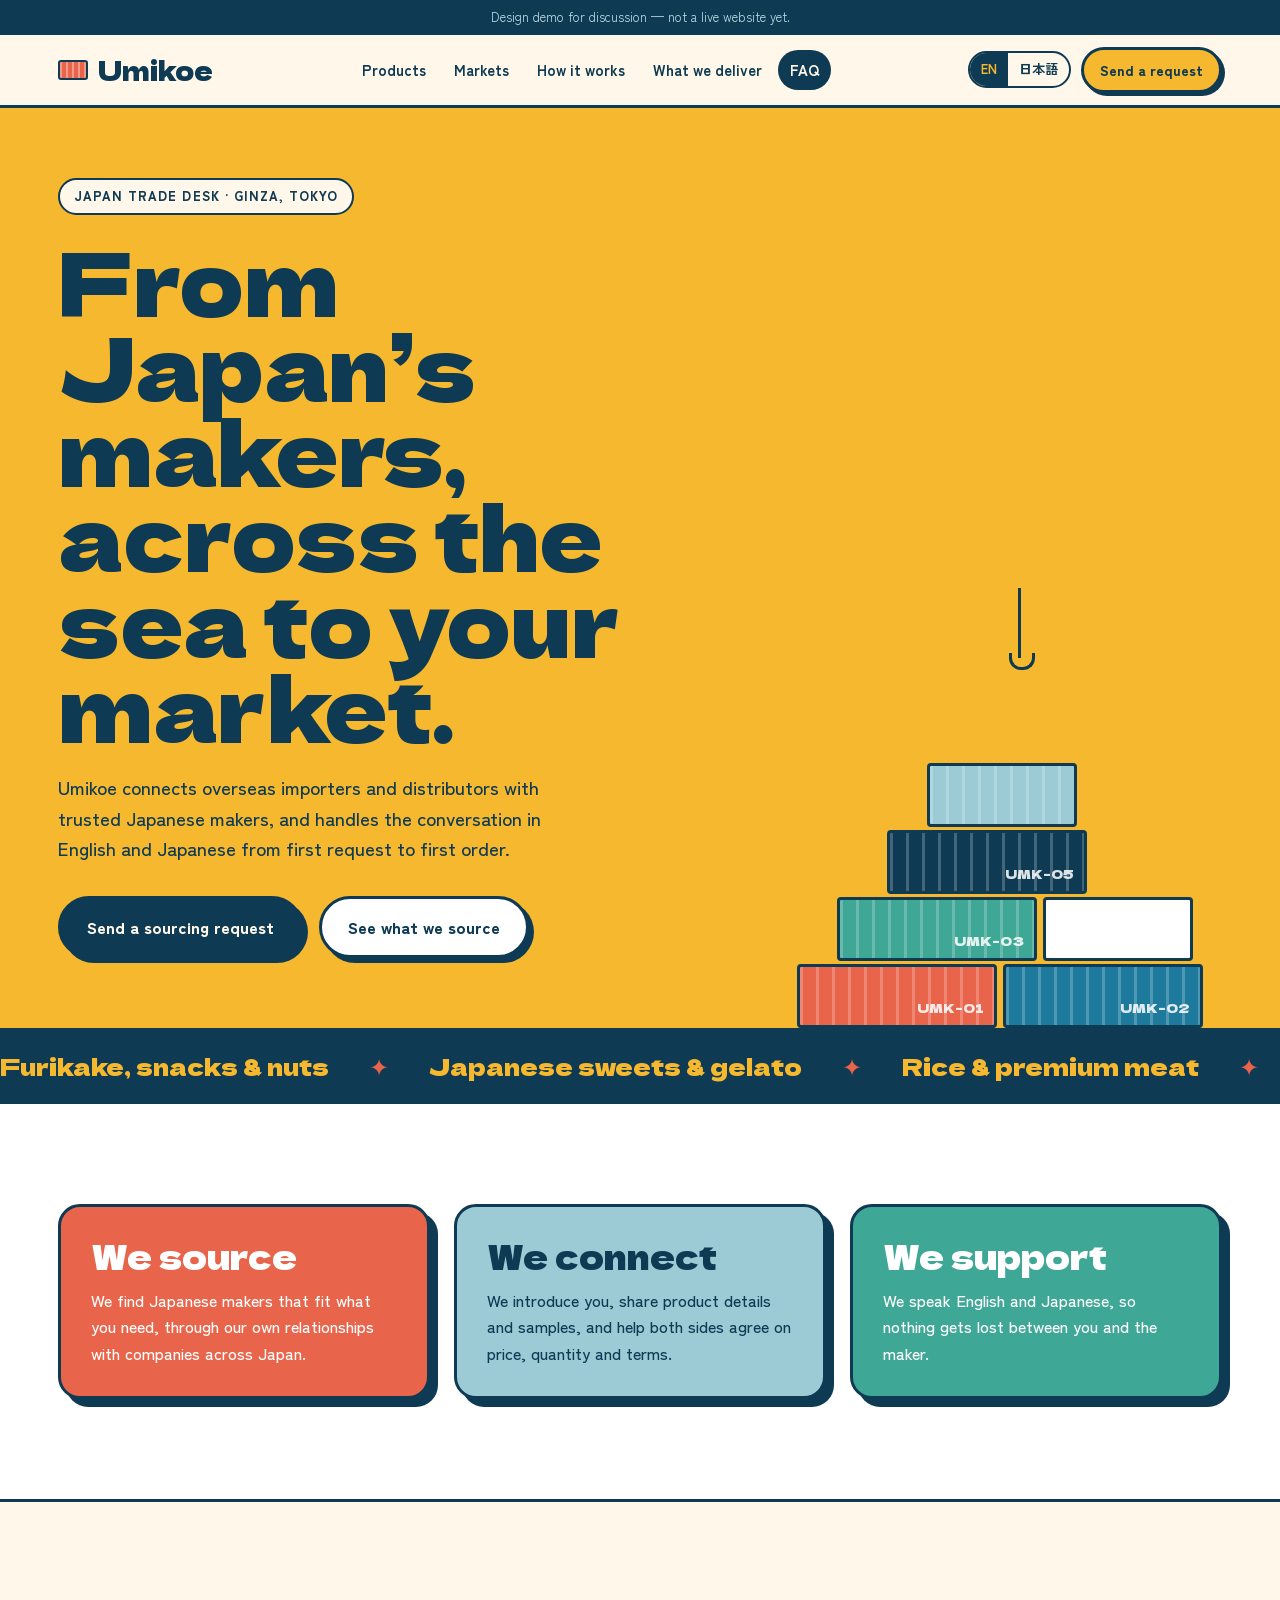
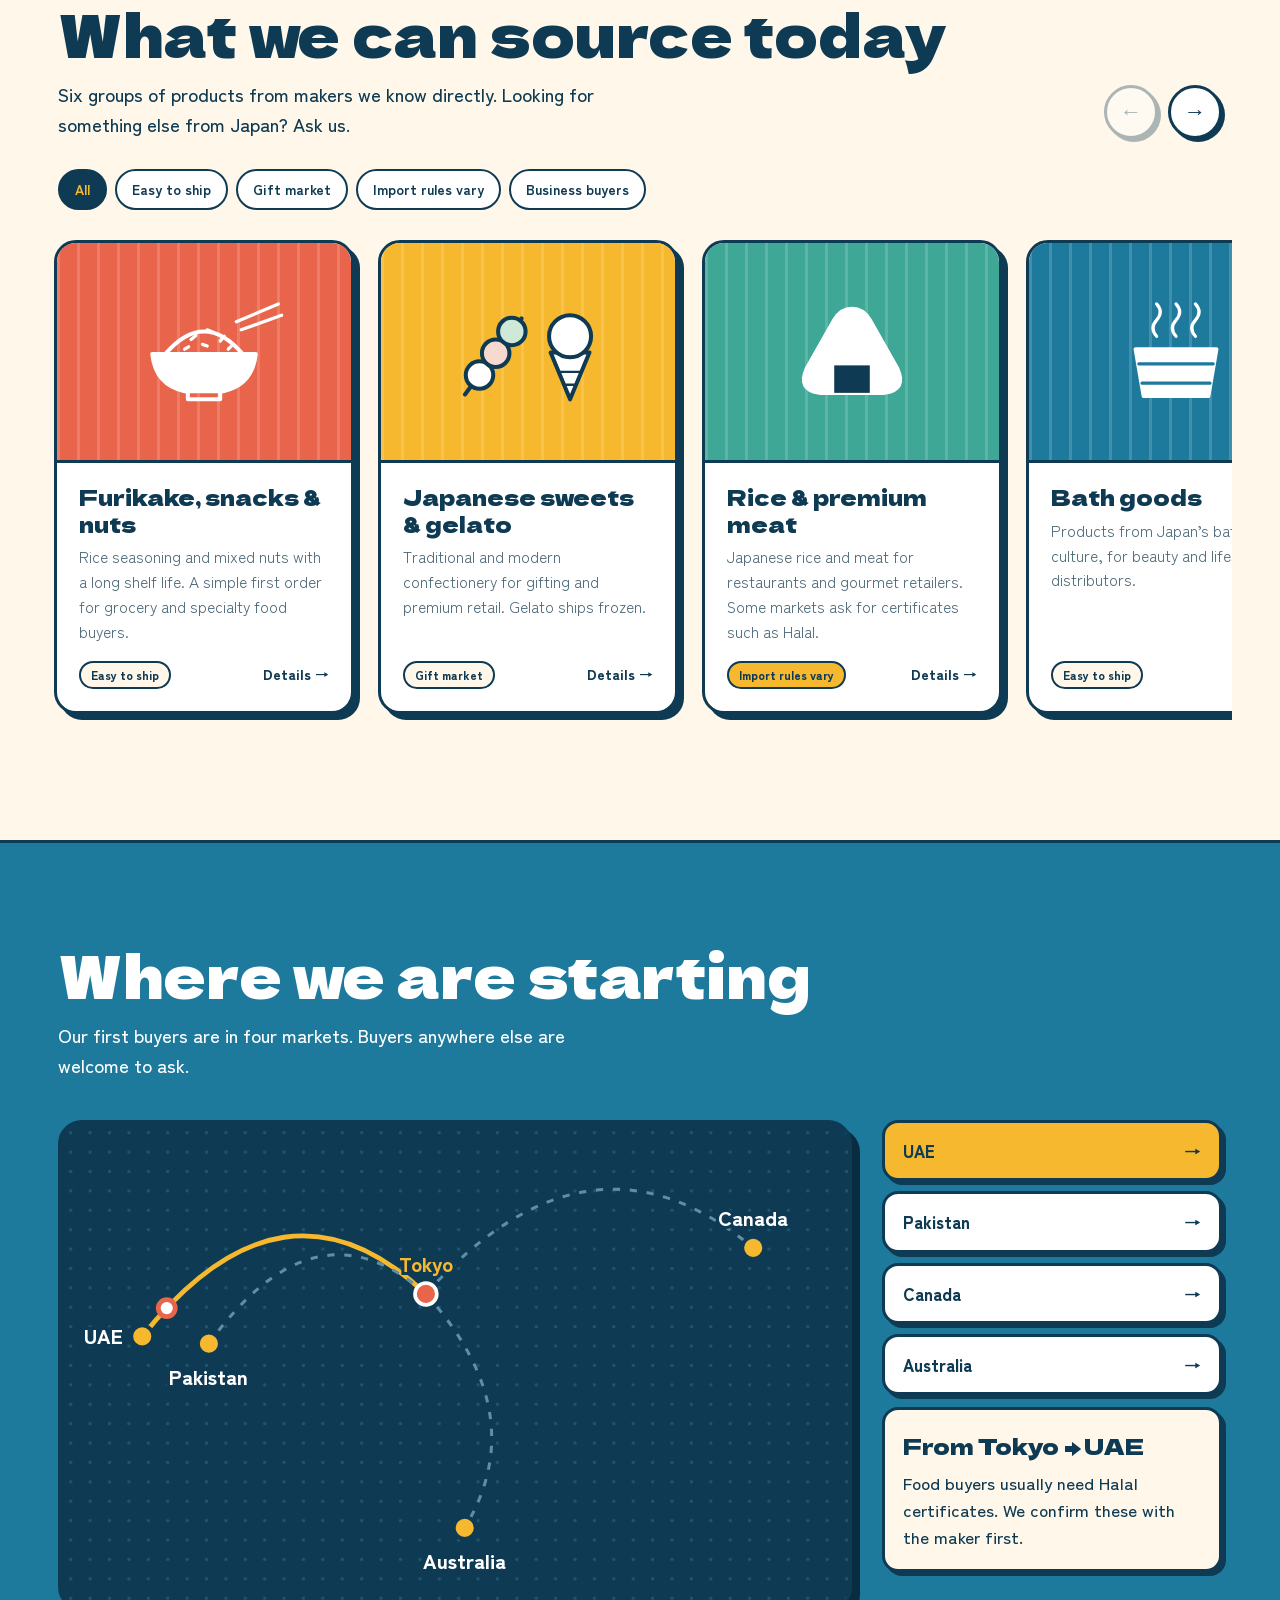
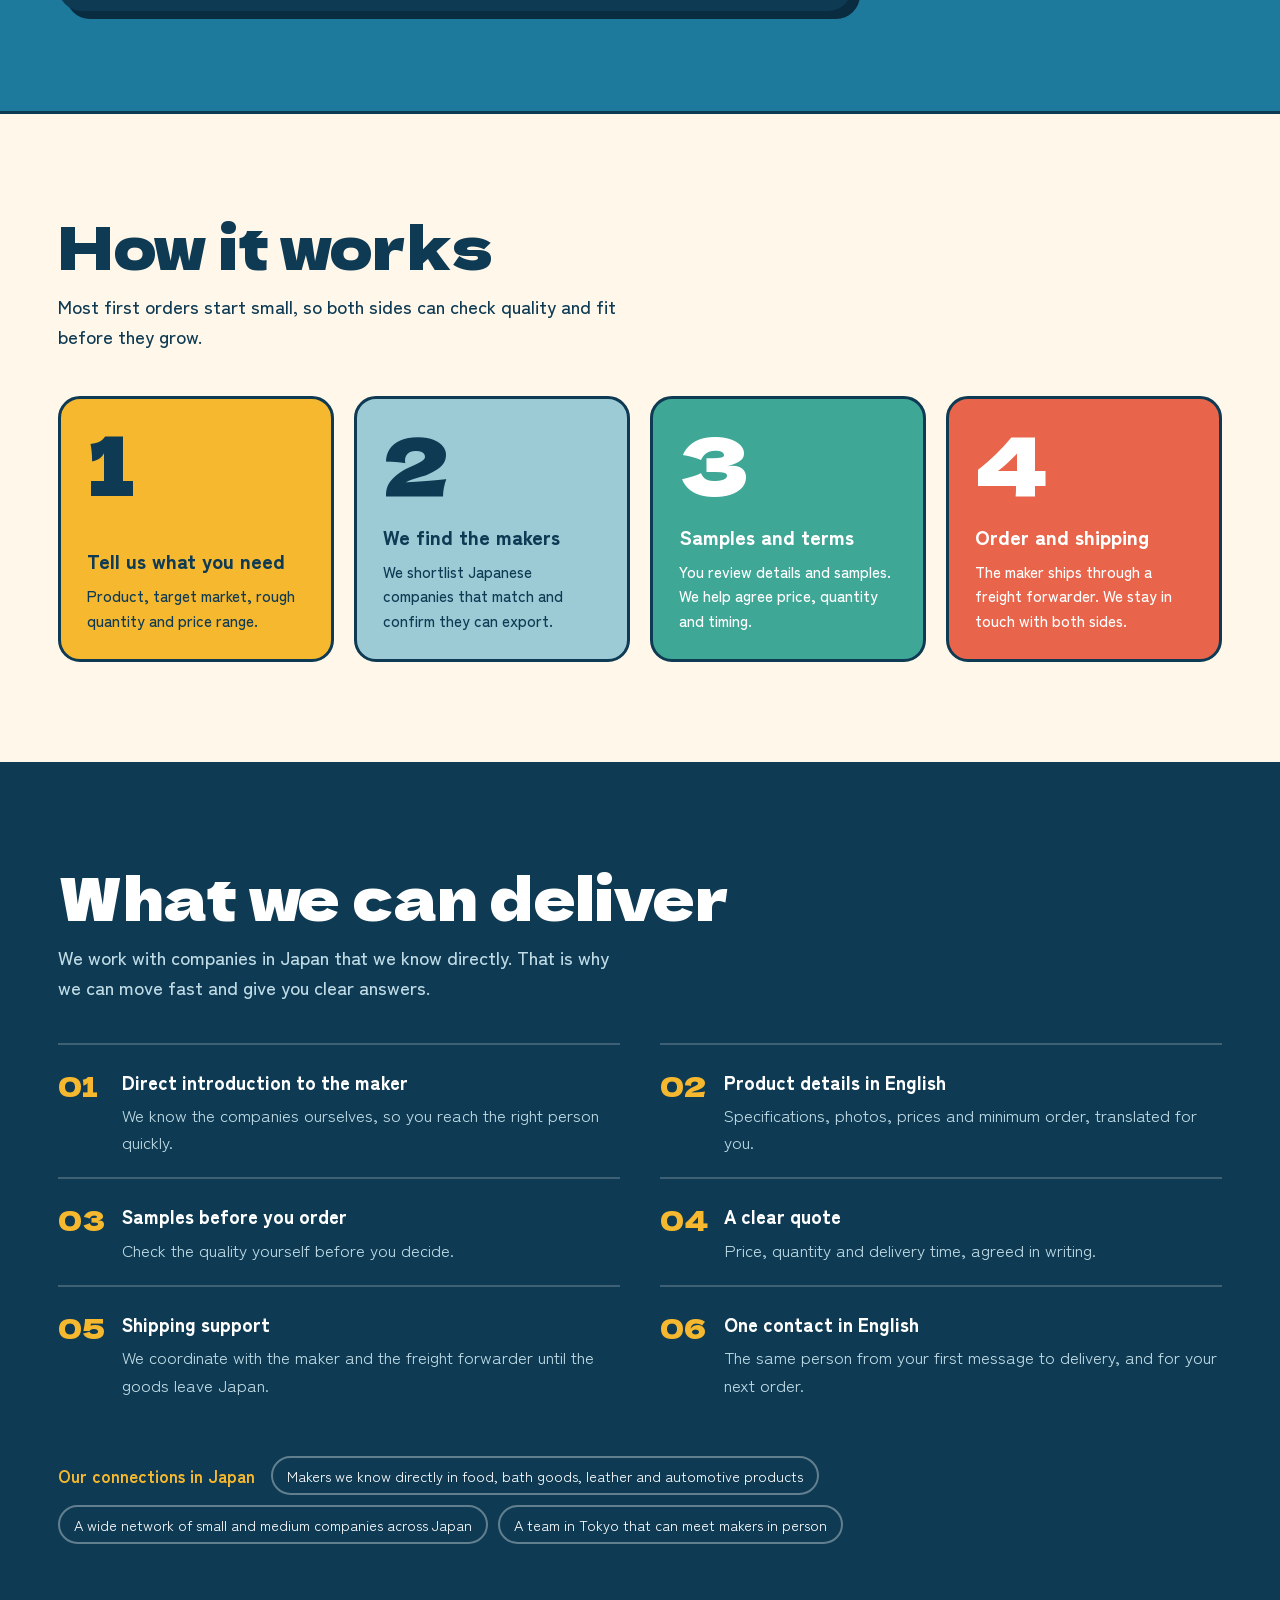
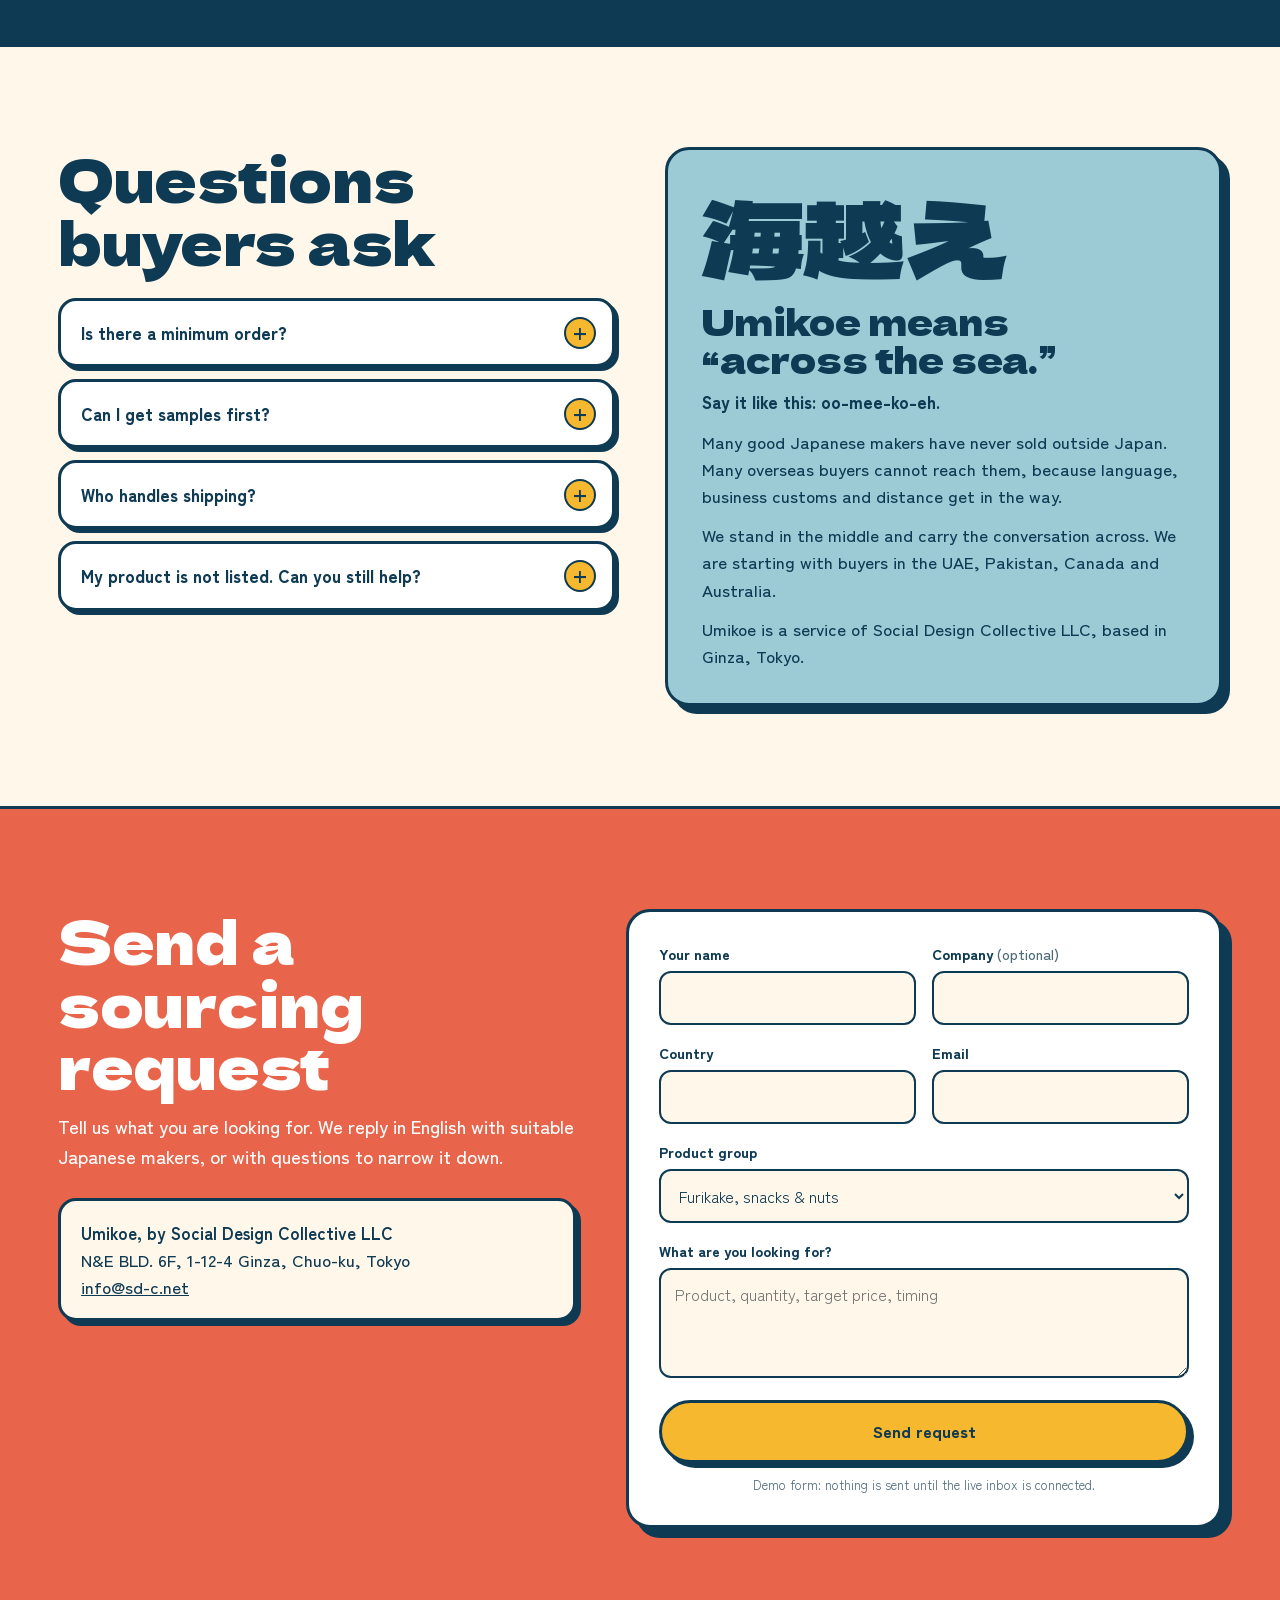
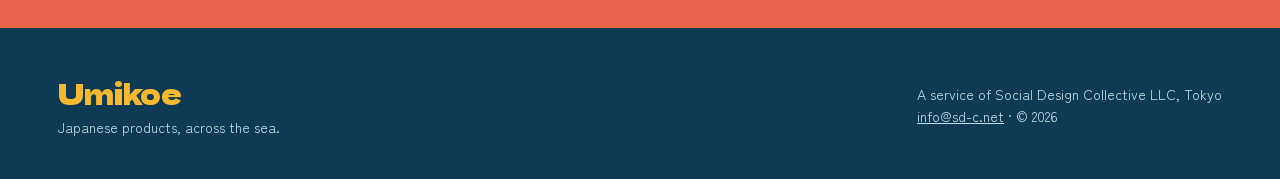
<file: umikoe-demos/standalone/Umikoe-Voyage.html>
<!DOCTYPE html>
<html lang="en">
<head>
<meta charset="UTF-8">
<meta name="viewport" content="width=device-width, initial-scale=1">
<title data-i18n="meta.title">Umikoe — Japan trade desk</title>
<meta name="description" content="Umikoe connects overseas importers and distributors with trusted Japanese makers, in English and Japanese.">
<meta name="theme-color" content="#F5B82E">
<script>document.documentElement.className+=' js'</script>
<link rel="preconnect" href="https://fonts.googleapis.com"><link rel="preconnect" href="https://fonts.gstatic.com" crossorigin>
<link href="https://fonts.googleapis.com/css2?family=Dela+Gothic+One&family=Zen+Kaku+Gothic+New:wght@400;500;700;900&display=swap" rel="stylesheet">
<style>
/* Shared structure for all demos. Each demo sets the --u-* variables. */
:root{
  --u-surface:#fff; --u-ink:#0E3A53; --u-mute:#4F6B79; --u-line:#CFE0E5;
  --u-accent:#F5B82E; --u-accent-ink:#0E3A53; --u-error:#B42318;
  --u-radius:14px; --u-display:Georgia,serif;
}
.sr-only{position:absolute!important;width:1px;height:1px;padding:0;margin:-1px;overflow:hidden;clip:rect(0,0,0,0);white-space:nowrap;border:0}
.skip{position:absolute;left:12px;top:-60px;z-index:100;background:var(--u-ink);color:#fff;padding:10px 16px;border-radius:8px;text-decoration:none}
.skip:focus{top:12px}

/* Scroll reveal (only when JS is on) */
html.js .reveal{opacity:0;transform:translateY(18px);transition:opacity .7s ease,transform .7s cubic-bezier(.2,.7,.2,1)}
html.js .reveal.in{opacity:1;transform:none}
@media (prefers-reduced-motion:reduce){html.js .reveal{opacity:1;transform:none;transition:none}}

/* Form errors + status */
.u-err{color:var(--u-error);font-size:13.5px;margin-top:6px;min-height:0}
.u-err:empty{display:none}
.has-err input,.has-err textarea,.has-err select{border-color:var(--u-error)!important}
[data-form-status]{border-radius:calc(var(--u-radius) - 4px);padding:16px 18px;margin-top:14px;font-size:15px;outline:none}
[data-form-status].is-ok{background:#E7F6EE;color:#14532D;border:1px solid #A7DCC0}
[data-form-status].is-fail{background:#FDECEA;color:#7A1D12;border:1px solid #F3B8B0}
[data-form-status] strong{display:block;font-size:17px;margin-bottom:2px}
.u-again{margin-top:10px;background:none;border:0;padding:0;font:inherit;font-weight:700;text-decoration:underline;color:inherit;cursor:pointer}
.hp{position:absolute;left:-9999px;width:1px;height:1px;overflow:hidden}

/* Product dialog */
.u-modal{margin:auto;border:0;padding:0;border-radius:var(--u-radius);max-width:760px;width:calc(100% - 32px);background:var(--u-surface);color:var(--u-ink);
  box-shadow:0 30px 80px rgba(0,0,0,.35);overflow:hidden}
.u-modal[open]{display:grid;grid-template-columns:1fr 1.15fr}
.u-modal::backdrop{background:rgba(6,20,30,.55);backdrop-filter:blur(3px)}
@media (prefers-reduced-motion:no-preference){.u-modal[open]{animation:u-pop .28s cubic-bezier(.2,.8,.2,1)}}
@keyframes u-pop{from{opacity:0;transform:translateY(14px) scale(.98)}to{opacity:1;transform:none}}
.u-modal-art{display:flex;align-items:center;justify-content:center;min-height:240px;position:relative;
  background-image:repeating-linear-gradient(90deg,rgba(255,255,255,.13) 0 3px,rgba(255,255,255,0) 3px 20px)}
.u-modal-art svg{width:72%;height:auto}
.u-modal-body{padding:30px 30px 28px;position:relative}
.u-modal-x{position:absolute;top:14px;right:14px;width:40px;height:40px;border-radius:50%;border:1px solid var(--u-line);background:var(--u-surface);color:var(--u-ink);cursor:pointer;display:flex;align-items:center;justify-content:center}
.u-modal-x:hover{background:var(--u-line)}
.u-modal h3{font-family:var(--u-display);font-size:27px;line-height:1.2;margin:10px 44px 10px 0}
.u-modal-desc{color:var(--u-mute);font-size:16px}
.u-modal dl{margin:18px 0 0;display:grid;gap:4px}
.u-modal dt{font-size:12px;letter-spacing:.08em;text-transform:uppercase;font-weight:700;color:var(--u-mute);margin-top:10px}
.u-modal dd{margin:0;font-size:15.5px}
.u-modal-actions{margin-top:24px}
.u-modal-ask{display:inline-block;background:var(--u-accent);color:var(--u-accent-ink);font-weight:700;padding:13px 22px;border-radius:999px;text-decoration:none}
.u-modal-ask:hover{filter:brightness(1.06)}
.u-tag{display:inline-block;font-size:12px;font-weight:700;padding:3px 10px;border-radius:999px;background:rgba(29,122,156,.12);color:#145E79;margin-right:4px}
.u-tag--rules{background:#FFF1CF;color:#7A5200}
@media (max-width:640px){
  .u-modal[open]{grid-template-columns:1fr;max-height:calc(100dvh - 32px);overflow:auto}
  .u-modal-art{min-height:170px}
  .u-modal-body{padding:24px 22px}
  .u-modal-ask{display:block;text-align:center}
}
.lang button{white-space:nowrap}
</style>
<style>
  :root{
    --ink:#0E3A53; --sea:#1D7A9C; --sun:#F5B82E; --coral:#E8644A; --mint:#3FA796; --sky:#9CCBD6; --cream:#FFF8EA;
    --mute:#4F6B79; --line:#0E3A53;
    --display:'Dela Gothic One','Hiragino Kaku Gothic StdN',Impact,sans-serif;
    --text:'Zen Kaku Gothic New','Hiragino Sans','Noto Sans JP',system-ui,sans-serif;
    --u-display:var(--display); --u-ink:var(--ink); --u-line:#CFE0E5; --u-radius:20px;
  }
  *{box-sizing:border-box;margin:0;padding:0}
  html{scroll-behavior:smooth;scroll-padding-top:80px}
  @media (prefers-reduced-motion:reduce){html{scroll-behavior:auto}}
  body{font-family:var(--text);color:var(--ink);background:var(--cream);line-height:1.6;font-size:17px;-webkit-font-smoothing:antialiased;overflow-x:hidden}
  body[data-lang="ja"]{line-height:1.8}
  a{color:inherit}
  :focus-visible{outline:3px solid var(--coral);outline-offset:3px;border-radius:4px}
  .wrap{max-width:1220px;margin:0 auto;padding:0 28px}
  h1,h2,.d{font-family:var(--display);font-weight:400;letter-spacing:-.005em;text-wrap:balance}
  h2{font-size:clamp(32px,4.6vw,62px);line-height:1.06}
  body[data-lang="ja"] h2{line-height:1.25}
  .sub{font-size:18.5px;margin-top:16px;max-width:56ch;font-weight:500}

  .demo{background:var(--ink);color:#BFDCE6;font-size:13px;text-align:center;padding:7px 16px}

  header{position:sticky;top:0;z-index:30;background:var(--cream);border-bottom:3px solid var(--ink)}
  .nav{display:flex;align-items:center;justify-content:space-between;height:70px;gap:18px}
  .brand{font-family:var(--display);font-size:26px;text-decoration:none;display:flex;align-items:center;gap:10px}
  .brand i{width:30px;height:20px;background:var(--coral);border:2.5px solid var(--ink);border-radius:3px;position:relative;
    background-image:repeating-linear-gradient(90deg,rgba(255,255,255,.35) 0 2px,transparent 2px 6px)}
  .links{display:flex;gap:4px;list-style:none;font-weight:700;font-size:15px}
  .links a{text-decoration:none;padding:8px 12px;border-radius:999px;display:block}
  .links a:hover,.links a.active{background:var(--ink);color:var(--cream)}
  .right{display:flex;gap:10px;align-items:center}
  .lang{display:flex;border:2.5px solid var(--ink);border-radius:999px;overflow:hidden}
  .lang button{border:0;background:none;font:inherit;font-weight:700;font-size:13px;padding:6px 11px;white-space:nowrap;cursor:pointer;color:var(--ink)}
  .lang button[aria-pressed="true"]{background:var(--ink);color:var(--sun)}
  .burger{display:none;border:2.5px solid var(--ink);background:var(--sun);border-radius:999px;font:inherit;font-weight:900;font-size:14px;padding:8px 16px;cursor:pointer}

  .btn{display:inline-flex;align-items:center;justify-content:center;gap:10px;font:inherit;font-weight:900;font-size:16.5px;padding:15px 26px;border-radius:999px;border:3px solid var(--ink);
    text-decoration:none;cursor:pointer;background:var(--ink);color:var(--cream);box-shadow:5px 5px 0 var(--ink);transition:transform .15s,box-shadow .15s}
  .btn:hover{transform:translate(-2px,-2px);box-shadow:7px 7px 0 var(--ink)}
  .btn:active{transform:translate(3px,3px);box-shadow:2px 2px 0 var(--ink)}
  .btn.sun{background:var(--sun);color:var(--ink)}
  .btn.white{background:#fff;color:var(--ink)}
  .btn.small{padding:9px 16px;font-size:14px;box-shadow:3px 3px 0 var(--ink)}
  .btn[disabled]{opacity:.7;cursor:progress}

  /* hero */
  .hero{background:var(--sun);border-bottom:3px solid var(--ink);overflow:hidden;position:relative}
  .hero-grid{display:grid;grid-template-columns:1.25fr .75fr;gap:30px;align-items:end;padding-top:70px}
  .stamp{display:inline-block;font-weight:900;font-size:13px;letter-spacing:.08em;text-transform:uppercase;border:2.5px solid var(--ink);border-radius:999px;padding:6px 14px;background:var(--cream)}
  .hero h1{font-size:clamp(42px,6.8vw,100px);line-height:.98;margin-top:22px}
  body[data-lang="ja"] .hero h1{font-size:clamp(36px,5.4vw,78px);line-height:1.2}
  .hero .lead{font-size:19px;font-weight:500;margin-top:24px;max-width:52ch}
  .cta{display:flex;gap:16px;flex-wrap:wrap;margin:32px 0 70px}
  .stack{position:relative;height:430px;align-self:end}
  .c{position:absolute;height:64px;border:3px solid var(--ink);border-radius:4px;
     background-image:repeating-linear-gradient(90deg,rgba(255,255,255,.22) 0 3px,transparent 3px 16px)}
  .c::after{content:attr(data-k);position:absolute;right:10px;bottom:6px;font-family:var(--display);font-size:13px;color:rgba(255,255,255,.85)}
  @media (prefers-reduced-motion:no-preference){
    .c{animation:drop .8s cubic-bezier(.3,1.4,.5,1) both}
    @keyframes drop{from{transform:translateY(-520px)}to{transform:none}}
  }
  .hook{position:absolute;left:52%;top:-10px;width:3px;height:70px;background:var(--ink)}
  .hook::after{content:"";position:absolute;left:-9px;bottom:-12px;width:20px;height:14px;border:3px solid var(--ink);border-top:0;border-radius:0 0 12px 12px}
  @media (prefers-reduced-motion:no-preference){.hook{animation:swing 4s ease-in-out infinite;transform-origin:top}@keyframes swing{50%{transform:rotate(6deg)}}}

  /* marquee */
  .marquee{background:var(--ink);color:var(--sun);border-bottom:3px solid var(--ink);overflow:hidden;white-space:nowrap;padding:16px 0}
  .marquee div{display:inline-flex;gap:40px;font-family:var(--display);font-size:24px;padding-right:40px}
  .marquee span::after{content:"✦";margin-left:40px;color:var(--coral)}
  @media (prefers-reduced-motion:no-preference){.marquee .track{display:inline-block;animation:mq 38s linear infinite}@keyframes mq{to{transform:translateX(-50%)}}}

  section{padding:100px 0;border-bottom:3px solid var(--ink)}

  /* pillars */
  .pillars{display:grid;grid-template-columns:repeat(3,1fr);gap:24px}
  .pillar{border:3px solid var(--ink);border-radius:22px;padding:30px;background:#fff;box-shadow:8px 8px 0 var(--ink)}
  .pillar:nth-child(1){background:var(--coral);color:#fff}
  .pillar:nth-child(2){background:var(--sky)}
  .pillar:nth-child(3){background:var(--mint);color:#fff}
  .pillar h3{font-family:var(--display);font-weight:400;font-size:34px;line-height:1.1}
  .pillar p{margin-top:12px;font-weight:500;font-size:16.5px}

  /* products carousel */
  .phead{display:flex;justify-content:space-between;align-items:end;gap:20px;flex-wrap:wrap}
  .arrows{display:flex;gap:10px}
  .arrows button{width:54px;height:54px;border-radius:50%;border:3px solid var(--ink);background:#fff;cursor:pointer;font-size:22px;font-weight:900;color:var(--ink);box-shadow:3px 3px 0 var(--ink)}
  .arrows button:hover{background:var(--sun)}
  .arrows button:disabled{opacity:.35;cursor:default;background:#fff}
  .chips{display:flex;flex-wrap:wrap;gap:8px;margin-top:30px}
  .chip{font:inherit;font-weight:700;font-size:14px;border:2.5px solid var(--ink);background:#fff;color:var(--ink);padding:7px 15px;border-radius:999px;cursor:pointer}
  .chip[aria-pressed="true"]{background:var(--ink);color:var(--sun)}
  .rail{display:grid;grid-auto-flow:column;grid-auto-columns:minmax(300px,31%);gap:24px;overflow-x:auto;scroll-snap-type:x mandatory;padding:30px 10px 26px 4px;margin:0 -10px 0 -4px;scrollbar-width:thin;scroll-behavior:smooth}
  .pc{scroll-snap-align:start;border:3px solid var(--ink);border-radius:22px;background:#fff;overflow:hidden;text-decoration:none;display:flex;flex-direction:column;box-shadow:6px 6px 0 var(--ink);transition:transform .2s,box-shadow .2s}
  .pc:hover{transform:translate(-3px,-3px);box-shadow:9px 9px 0 var(--ink)}
  .pc .art{aspect-ratio:4/3;display:flex;align-items:center;justify-content:center;border-bottom:3px solid var(--ink);
    background-image:repeating-linear-gradient(90deg,rgba(255,255,255,.16) 0 3px,transparent 3px 20px)}
  .pc .art svg{width:66%;transition:transform .35s}
  .pc:hover .art svg{transform:rotate(-4deg) scale(1.06)}
  .pc .b{padding:20px 22px 22px;display:flex;flex-direction:column;flex:1}
  .pc h3{font-family:var(--display);font-weight:400;font-size:22px;line-height:1.2}
  .pc p{font-size:15.5px;margin-top:8px;color:var(--mute);flex:1}
  .pc .f{display:flex;justify-content:space-between;align-items:center;margin-top:16px;gap:8px}
  .pc .more{font-weight:900;font-size:14px;white-space:nowrap}
  .tg{display:inline-block;font-size:12px;font-weight:900;border:2px solid var(--ink);border-radius:999px;padding:2px 10px;margin:2px 2px 0 0;background:var(--cream)}
  .tg--rules{background:var(--sun)}
  .empty{margin-top:20px;border:3px dashed var(--ink);border-radius:20px;padding:26px;text-align:center;font-weight:700}

  /* map */
  .mapsec{background:var(--sea);color:#fff}
  .map-grid{display:grid;grid-template-columns:1fr 340px;gap:30px;margin-top:40px;align-items:start}
  .mapbox{background:var(--ink);border:3px solid var(--ink);border-radius:24px;overflow:hidden;box-shadow:8px 8px 0 #0A2C40}
  .mapbox svg{display:block;width:100%;height:auto}
  .route{fill:none;stroke:#5E8FA6;stroke-width:2.5;stroke-dasharray:6 8;transition:stroke .3s}
  .route.on{stroke:var(--sun);stroke-width:4;stroke-dasharray:none}
  .pin{cursor:pointer}
  .pin circle.ring{fill:none;stroke:var(--sun);stroke-width:2;opacity:0}
  .pin.on circle.ring{opacity:1}
  @media (prefers-reduced-motion:no-preference){.pin.on circle.ring{animation:ring 1.6s ease-out infinite}@keyframes ring{from{r:8;opacity:1}to{r:26;opacity:0}}}
  .pin text{font-family:var(--text);font-weight:900;font-size:17px;fill:#fff;paint-order:stroke;stroke:var(--ink);stroke-width:5px}
  .pin:focus{outline:none}
  .pin:focus-visible circle.dot{stroke:#fff;stroke-width:3}
  .mside{display:flex;flex-direction:column;gap:12px}
  .mbtn{all:unset;box-sizing:border-box;cursor:pointer;border:3px solid var(--ink);border-radius:16px;background:#fff;color:var(--ink);padding:14px 18px;font-weight:900;display:flex;justify-content:space-between;align-items:center;box-shadow:4px 4px 0 var(--ink)}
  .mbtn:focus-visible{outline:3px solid var(--sun);outline-offset:3px}
  .mbtn[aria-pressed="true"]{background:var(--sun)}
  .mnote{background:var(--cream);color:var(--ink);border:3px solid var(--ink);border-radius:16px;padding:18px;font-weight:500;flex:1;box-shadow:4px 4px 0 var(--ink)}
  .mnote b{font-family:var(--display);font-weight:400;font-size:22px;display:block;margin-bottom:6px}

  /* steps */
  .steps{list-style:none;display:grid;grid-template-columns:repeat(4,1fr);gap:20px;margin-top:44px;counter-reset:s}
  .steps li{counter-increment:s;border:3px solid var(--ink);border-radius:22px;padding:26px;min-height:250px;display:flex;flex-direction:column}
  .steps li::before{content:counter(s);font-family:var(--display);font-size:80px;line-height:.9;margin-bottom:auto}
  .steps li:nth-child(1){background:var(--sun)} .steps li:nth-child(2){background:var(--sky)}
  .steps li:nth-child(3){background:var(--mint);color:#fff} .steps li:nth-child(4){background:var(--coral);color:#fff}
  .steps h3{font-weight:900;font-size:20px;margin-top:24px}
  .steps p{font-size:15.5px;margin-top:6px;font-weight:500}

  /* deliver */
  .deliver{background:var(--ink);color:#fff}
  .dl{display:grid;grid-template-columns:1fr 1fr;gap:0 40px;margin-top:40px;counter-reset:d}
  .dl div{border-top:2px solid rgba(255,255,255,.2);padding:22px 0 22px 64px;position:relative;counter-increment:d}
  .dl div::before{content:counter(d,decimal-leading-zero);position:absolute;left:0;top:20px;font-family:var(--display);font-size:26px;color:var(--sun)}
  .dl b{font-size:19px;font-weight:900;display:block}
  .dl span{color:#BFDCE6;display:block;margin-top:4px}
  .conn{margin-top:36px;display:flex;flex-wrap:wrap;gap:10px;align-items:center}
  .conn strong{color:var(--sun);margin-right:6px}
  .conn span{border:2px solid rgba(255,255,255,.35);border-radius:999px;padding:6px 14px;font-size:14.5px}

  /* faq + about */
  .fa{display:grid;grid-template-columns:1fr 1fr;gap:50px}
  details{border:3px solid var(--ink);border-radius:18px;background:#fff;margin-bottom:12px;box-shadow:4px 4px 0 var(--ink)}
  summary{list-style:none;cursor:pointer;padding:18px 56px 18px 20px;font-weight:900;font-size:17px;position:relative}
  summary::-webkit-details-marker{display:none}
  summary::after{content:"+";position:absolute;right:16px;top:50%;transform:translateY(-50%);width:28px;height:28px;border-radius:50%;background:var(--sun);border:2px solid var(--ink);display:flex;align-items:center;justify-content:center;font-size:18px;line-height:1}
  details[open] summary::after{content:"–"}
  details p{padding:0 20px 18px;font-weight:500}
  .about{border:3px solid var(--ink);border-radius:24px;background:var(--sky);padding:34px;box-shadow:8px 8px 0 var(--ink)}
  .about .d{font-size:clamp(60px,8vw,110px);line-height:1;color:var(--ink)}
  .about h2{font-size:clamp(26px,2.8vw,36px);margin-top:14px}
  .about p{margin-top:12px;font-weight:500}
  .about .say{font-weight:900}

  /* contact */
  .contact{background:var(--coral)}
  .contact h2,.contact .sub{color:#fff}
  .cgrid{display:grid;grid-template-columns:1fr 1.15fr;gap:50px;align-items:start}
  .where{margin-top:26px;background:var(--cream);border:3px solid var(--ink);border-radius:18px;padding:18px 20px;font-weight:500;box-shadow:5px 5px 0 var(--ink)}
  .formcard{background:#fff;border:3px solid var(--ink);border-radius:24px;padding:30px;box-shadow:10px 10px 0 var(--ink)}
  .row2{display:grid;grid-template-columns:1fr 1fr;gap:16px}
  .field{margin-bottom:16px}
  label{display:block;font-weight:900;font-size:14.5px;margin-bottom:6px}
  label .opt{font-weight:500;color:var(--mute)}
  input,select,textarea{width:100%;font:inherit;font-size:16px;padding:12px 14px;border:2.5px solid var(--ink);border-radius:12px;background:var(--cream);color:var(--ink)}
  input:focus,select:focus,textarea:focus{outline:none;background:#fff;box-shadow:4px 4px 0 var(--sun)}
  textarea{min-height:110px;resize:vertical}
  .formcard .btn{width:100%}
  .formnote{font-size:13px;color:var(--mute);margin-top:12px;text-align:center}

  footer{background:var(--ink);color:#BFDCE6;padding:40px 0;font-size:14px}
  .foot{display:flex;justify-content:space-between;flex-wrap:wrap;gap:16px;align-items:center}
  footer .d{color:var(--sun);font-size:28px}

  .u-modal{border:3px solid var(--ink)}
  .u-modal-art{border-right:3px solid var(--ink)}
  .u-modal-ask{border:3px solid var(--ink);box-shadow:4px 4px 0 var(--ink)}
  .u-modal h3{font-weight:400}

  @media (max-width:980px){
    .burger{display:block}
    .right .btn{display:none}
    .links{position:fixed;inset:73px 0 auto 0;background:var(--sun);flex-direction:column;padding:12px 20px 22px;border-bottom:3px solid var(--ink);
      opacity:0;pointer-events:none;transform:translateY(-10px);transition:all .25s}
    .links a{font-size:20px;padding:12px 14px}
    .menu-open .links{opacity:1;pointer-events:auto;transform:none}
    .hero .hero-grid{grid-template-columns:minmax(0,1fr);padding-top:44px}
    .hero-grid>*{min-width:0}
    .stack{height:310px;width:410px;max-width:none;transform:scale(.72);transform-origin:bottom left;margin:-40px 0 0;justify-self:start}
    .cta{margin-bottom:10px}
    .pillars{grid-template-columns:1fr}
    .rail{grid-auto-columns:minmax(270px,80%)}
    .map-grid,.fa,.cgrid{grid-template-columns:1fr}
    .steps{grid-template-columns:1fr 1fr}
    .dl{grid-template-columns:1fr}
    section{padding:70px 0}
  }
  @media (max-width:560px){
    .wrap{padding-left:18px;padding-right:18px}
    .steps,.row2{grid-template-columns:1fr}
    .steps li{min-height:0}
    .steps li::before{font-size:56px}
    .cta .btn{width:100%}
    .formcard,.about{padding:22px}
    .marquee div{font-size:19px}
    .brand{font-size:22px}
    .pin text{font-size:22px}
    .u-modal-art{border-right:0;border-bottom:3px solid var(--ink)}
  }
</style>
</head>
<body>
<a class="skip" href="#main">Skip to content</a>
<div class="demo" data-i18n="demo.banner">Design demo for discussion — not a live website yet.</div>

<header data-header>
  <div class="wrap nav">
    <a class="brand" href="#top" aria-label="Umikoe, home"><i aria-hidden="true"></i>Umikoe</a>
    <nav aria-label="Main" data-nav data-menu>
      <ul class="links" id="menu">
        <li><a href="#products" data-i18n="nav.products">Products</a></li>
        <li><a href="#markets" data-i18n="nav.markets">Markets</a></li>
        <li><a href="#how" data-i18n="nav.how">How it works</a></li>
        <li><a href="#deliver" data-i18n="nav.deliver">What we deliver</a></li>
        <li><a href="#faq" data-i18n="nav.faq">FAQ</a></li>
      </ul>
    </nav>
    <div class="right">
      <div class="lang" role="group" aria-label="Language">
        <button type="button" data-lang-btn="en" aria-pressed="true">EN</button>
        <button type="button" data-lang-btn="ja" aria-pressed="false" lang="ja">日本語</button>
      </div>
      <a class="btn sun small" href="#contact" data-i18n="nav.cta">Send a request</a>
      <button class="burger" type="button" data-menu-toggle aria-controls="menu" aria-expanded="false" data-i18n="menu">Menu</button>
    </div>
  </div>
</header>

<main id="main">
  <div class="hero" id="top">
    <div class="wrap hero-grid">
      <div>
        <span class="stamp" data-i18n="hero.eyebrow">Japan trade desk · Ginza, Tokyo</span>
        <h1 data-i18n="hero.title">From Japan’s makers, across the sea to your market.</h1>
        <p class="lead" data-i18n="hero.lead"></p>
        <div class="cta">
          <a class="btn" href="#contact" data-i18n="hero.cta1">Send a sourcing request</a>
          <a class="btn white" href="#products" data-i18n="hero.cta2">See what we source</a>
        </div>
      </div>
      <div class="stack" aria-hidden="true">
        <div class="hook"></div>
        <div class="c" style="left:0;bottom:0;width:200px;background-color:#E8644A;animation-delay:.1s" data-k="UMK-01"></div>
        <div class="c" style="left:206px;bottom:0;width:200px;background-color:#1D7A9C;animation-delay:.25s" data-k="UMK-02"></div>
        <div class="c" style="left:40px;bottom:67px;width:200px;background-color:#3FA796;animation-delay:.4s" data-k="UMK-03"></div>
        <div class="c" style="left:246px;bottom:67px;width:150px;background-color:#FFFFFF;animation-delay:.55s"></div>
        <div class="c" style="left:90px;bottom:134px;width:200px;background-color:#0E3A53;animation-delay:.7s" data-k="UMK-05"></div>
        <div class="c" style="left:130px;bottom:201px;width:150px;background-color:#9CCBD6;animation-delay:.85s"></div>
      </div>
    </div>
  </div>

  <div class="marquee" aria-hidden="true"><div class="track" id="mq"></div></div>

  <section style="background:#fff">
    <div class="wrap pillars">
      <div class="pillar reveal"><h3 data-i18n="does.1.t"></h3><p data-i18n="does.1.p"></p></div>
      <div class="pillar reveal"><h3 data-i18n="does.2.t"></h3><p data-i18n="does.2.p"></p></div>
      <div class="pillar reveal"><h3 data-i18n="does.3.t"></h3><p data-i18n="does.3.p"></p></div>
    </div>
  </section>

  <section id="products">
    <div class="wrap">
      <div class="phead">
        <div><h2 data-i18n="products.title"></h2><p class="sub" data-i18n="products.sub"></p></div>
        <div class="arrows"><button type="button" id="prev" aria-label="Previous">←</button><button type="button" id="next" aria-label="Next">→</button></div>
      </div>
      <div class="chips" id="chips" role="group" aria-label="Filter"></div>
      <div class="rail" id="rail" tabindex="0" aria-label="Products"></div>
      <p class="empty" id="empty" hidden data-i18n="search.none"></p>
    </div>
  </section>

  <section id="markets" class="mapsec">
    <div class="wrap">
      <h2 data-i18n="markets.title"></h2>
      <p class="sub" data-i18n="markets.sub"></p>
      <div class="map-grid">
        <div class="mapbox">
          <svg viewBox="170 10 650 400" id="map" role="img" aria-label="Routes from Tokyo to the UAE, Pakistan, Canada and Australia">
            <defs><pattern id="dots" width="16" height="16" patternUnits="userSpaceOnUse"><circle cx="2" cy="2" r="1.4" fill="#1D5673"/></pattern></defs>
            <rect width="1000" height="470" fill="url(#dots)"/>
                        <g id="routes"></g>
            <circle id="ship" r="7" fill="#fff" stroke="#E8644A" stroke-width="4" opacity="0"/>
            <g id="pins"></g>
            <g transform="translate(471 151)"><circle r="9" fill="#E8644A" stroke="#fff" stroke-width="3"/><text x="0" y="-18" text-anchor="middle" style="font:900 17px var(--text);fill:#F5B82E;paint-order:stroke;stroke:#0E3A53;stroke-width:5px">Tokyo</text></g>
          </svg>
        </div>
        <div class="mside">
          <div id="mbtns" style="display:grid;gap:10px" role="group" aria-label="Markets"></div>
          <div class="mnote" aria-live="polite"><b id="mname"></b><span id="mtext"></span></div>
        </div>
      </div>
    </div>
  </section>

  <section id="how">
    <div class="wrap">
      <h2 data-i18n="how.title"></h2>
      <p class="sub" data-i18n="how.sub"></p>
      <ol class="steps">
        <li class="reveal"><h3 data-i18n="step.1.t"></h3><p data-i18n="step.1.p"></p></li>
        <li class="reveal"><h3 data-i18n="step.2.t"></h3><p data-i18n="step.2.p"></p></li>
        <li class="reveal"><h3 data-i18n="step.3.t"></h3><p data-i18n="step.3.p"></p></li>
        <li class="reveal"><h3 data-i18n="step.4.t"></h3><p data-i18n="step.4.p"></p></li>
      </ol>
    </div>
  </section>

  <section id="deliver" class="deliver">
    <div class="wrap">
      <h2 data-i18n="deliver.title"></h2>
      <p class="sub" style="color:#BFDCE6" data-i18n="deliver.sub"></p>
      <div class="dl" id="dl"></div>
      <div class="conn"><strong data-i18n="conn.title"></strong><span data-i18n="conn.1"></span><span data-i18n="conn.2"></span><span data-i18n="conn.3"></span></div>
    </div>
  </section>

  <section id="faq">
    <div class="wrap fa">
      <div>
        <h2 style="margin-bottom:26px" data-i18n="faq.title"></h2>
        <details><summary data-i18n="faq.1.q"></summary><p data-i18n="faq.1.a"></p></details>
        <details><summary data-i18n="faq.2.q"></summary><p data-i18n="faq.2.a"></p></details>
        <details><summary data-i18n="faq.3.q"></summary><p data-i18n="faq.3.a"></p></details>
        <details><summary data-i18n="faq.4.q"></summary><p data-i18n="faq.4.a"></p></details>
      </div>
      <div class="about reveal" id="about">
        <div class="d" lang="ja" aria-hidden="true">海越え</div>
        <h2 data-i18n="story.title"></h2>
        <p class="say" data-i18n="story.say"></p>
        <p data-i18n="story.p1"></p>
        <p data-i18n="story.p2"></p>
        <p data-i18n="story.p3"></p>
      </div>
    </div>
  </section>

  <section id="contact" class="contact">
    <div class="wrap cgrid">
      <div>
        <h2 data-i18n="contact.title"></h2>
        <p class="sub" data-i18n="contact.sub"></p>
        <div class="where">
          <p><strong data-i18n="contact.org"></strong></p>
          <p data-i18n="contact.addr"></p>
          <p><a href="mailto:info@sd-c.net">info@sd-c.net</a></p>
        </div>
      </div>
      <div class="formcard">
        <form data-umikoe-form novalidate>
          <div class="row2">
            <div class="field"><label for="n" data-i18n="form.name"></label><input id="n" name="name" autocomplete="name" required></div>
            <div class="field"><label for="c"><span data-i18n="form.company"></span> <span class="opt">(<span data-i18n="form.optional"></span>)</span></label><input id="c" name="company" autocomplete="organization"></div>
          </div>
          <div class="row2">
            <div class="field"><label for="co" data-i18n="form.country"></label><input id="co" name="country" list="u-countries" autocomplete="country-name" required></div>
            <div class="field"><label for="e" data-i18n="form.email"></label><input id="e" name="email" type="email" autocomplete="email" required></div>
          </div>
          <div class="field"><label for="p" data-i18n="form.product"></label><select id="p" name="product"></select></div>
          <div class="field"><label for="m" data-i18n="form.message"></label><textarea id="m" name="message" data-i18n-ph="form.message.ph" required></textarea></div>
          <div class="hp" aria-hidden="true"><input name="_hp" tabindex="-1" autocomplete="off"></div>
          <button class="btn sun" type="submit" data-i18n="form.submit">Send request</button>
          <p class="formnote" data-i18n="form.note"></p>
        </form>
        <div data-form-status role="status" tabindex="-1" hidden></div>
      </div>
    </div>
  </section>
</main>

<footer>
  <div class="wrap foot">
    <div><span class="d">Umikoe</span><br><span data-i18n="footer.tag"></span></div>
    <div><span data-i18n="footer.by"></span><br><a href="mailto:info@sd-c.net">info@sd-c.net</a> · © <span data-year></span></div>
  </div>
</footer>

<script>
/*
 * Umikoe — shared site engine used by all four demos.
 *
 * - EN / 日本語 switching for every [data-i18n] element (remembered per visitor)
 * - Product catalogue: filter chips, search, details dialog, "ask about this"
 * - Sourcing-request form: validation, real sending (set FORM_ENDPOINT), success state
 * - Mobile menu, sticky header, active nav link, scroll reveal
 *
 * Going live: set FORM_ENDPOINT to a Formspree / Web3Forms / own-backend URL.
 * While it is empty the form runs in demo mode and nothing leaves the browser.
 */
(function () {
  'use strict';

  var FORM_ENDPOINT = ''; // e.g. 'https://formspree.io/f/xxxxxxx'
  var CONTACT_EMAIL = 'info@sd-c.net';

  /* ------------------------------------------------------------------ */
  /* Copy: English and Japanese                                          */
  /* ------------------------------------------------------------------ */
  var I18N = {
    en: {
      'meta.title': 'Umikoe — Japan trade desk',
      'demo.banner': 'Design demo for discussion — not a live website yet.',
      'brand.sub': 'Japan trade desk',
      'menu': 'Menu',
      'nav.products': 'Products',
      'nav.deliver': 'What we deliver',
      'nav.how': 'How it works',
      'nav.markets': 'Markets',
      'nav.about': 'About',
      'nav.faq': 'FAQ',
      'nav.contact': 'Contact',
      'nav.cta': 'Send a request',

      'hero.eyebrow': 'Japan trade desk · Ginza, Tokyo',
      'hero.title': 'From Japan’s makers, across the sea to your market.',
      'hero.lead': 'Umikoe connects overseas importers and distributors with trusted Japanese makers, and handles the conversation in English and Japanese from first request to first order.',
      'hero.cta1': 'Send a sourcing request',
      'hero.cta2': 'See what we source',
      'hero.quick': 'Quick start',
      'hero.quick.product': 'I am looking for',
      'hero.quick.market': 'To sell in',
      'hero.quick.go': 'Start my request',

      'fact.1.n': '6', 'fact.1.l': 'product groups ready today',
      'fact.2.n': '2', 'fact.2.l': 'languages: English and Japanese',
      'fact.3.n': '4', 'fact.3.l': 'starting markets',
      'fact.4.n': '1', 'fact.4.l': 'contact, from first message to delivery',

      'does.1.t': 'We source',
      'does.1.p': 'We find Japanese makers that fit what you need, through our own relationships with companies across Japan.',
      'does.2.t': 'We connect',
      'does.2.p': 'We introduce you, share product details and samples, and help both sides agree on price, quantity and terms.',
      'does.3.t': 'We support',
      'does.3.p': 'We speak English and Japanese, so nothing gets lost between you and the maker.',

      'products.title': 'What we can source today',
      'products.sub': 'Six groups of products from makers we know directly. Looking for something else from Japan? Ask us.',
      'filter.all': 'All',
      'filter.easy': 'Easy to ship',
      'filter.gift': 'Gift market',
      'filter.rules': 'Import rules vary',
      'filter.business': 'Business buyers',
      'search.ph': 'Search products…',
      'search.label': 'Search products',
      'search.none': 'Nothing matches yet. Ask us anyway — we may still find it in Japan.',
      'product.more': 'Details',
      'product.ask': 'Ask about this group',
      'modal.close': 'Close',
      'modal.goodfor': 'Good for',
      'modal.ship': 'Shipping notes',

      'p.snacks.n': 'Furikake, snacks & nuts',
      'p.snacks.d': 'Rice seasoning and mixed nuts with a long shelf life. A simple first order for grocery and specialty food buyers.',
      'p.snacks.g': 'Grocery stores, specialty food shops, online food retailers',
      'p.snacks.s': 'A long shelf life makes this one of the simplest groups to ship.',
      'p.sweets.n': 'Japanese sweets & gelato',
      'p.sweets.d': 'Traditional and modern confectionery for gifting and premium retail. Gelato ships frozen.',
      'p.sweets.g': 'Gift shops, department stores, premium retail, cafés',
      'p.sweets.s': 'Most sweets travel easily. Gelato needs frozen shipping, which we plan with the maker and the forwarder.',
      'p.rice.n': 'Rice & premium meat',
      'p.rice.d': 'Japanese rice and meat for restaurants and gourmet retailers. Some markets ask for certificates such as Halal.',
      'p.rice.g': 'Restaurants, hotels, gourmet retailers',
      'p.rice.s': 'Rules differ by country. We check which certificates your market needs before you order.',
      'p.bath.n': 'Bath goods',
      'p.bath.d': 'Products from Japan’s bathing culture, for beauty and lifestyle distributors.',
      'p.bath.g': 'Beauty and lifestyle distributors, spas, gift shops',
      'p.bath.s': 'Easy to ship.',
      'p.leather.n': 'Leather goods',
      'p.leather.d': 'Japanese-made leather products for fashion and gift retailers.',
      'p.leather.g': 'Fashion boutiques, gift retailers, department stores',
      'p.leather.s': 'Easy to ship.',
      'p.auto.n': 'Automotive',
      'p.auto.d': 'Titanium parts and car cleaning products for parts distributors, workshops and car care shops.',
      'p.auto.g': 'Parts distributors, workshops, car care shops',
      'p.auto.s': 'For business buyers. We confirm specifications and quantities with the maker.',

      'deliver.title': 'What we can deliver',
      'deliver.sub': 'We work with companies in Japan that we know directly. That is why we can move fast and give you clear answers.',
      'conn.title': 'Our connections in Japan',
      'conn.1': 'Makers we know directly in food, bath goods, leather and automotive products',
      'conn.2': 'A wide network of small and medium companies across Japan',
      'conn.3': 'A team in Tokyo that can meet makers in person',
      'dl.1.t': 'Direct introduction to the maker',
      'dl.1.s': 'We know the companies ourselves, so you reach the right person quickly.',
      'dl.2.t': 'Product details in English',
      'dl.2.s': 'Specifications, photos, prices and minimum order, translated for you.',
      'dl.3.t': 'Samples before you order',
      'dl.3.s': 'Check the quality yourself before you decide.',
      'dl.4.t': 'A clear quote',
      'dl.4.s': 'Price, quantity and delivery time, agreed in writing.',
      'dl.5.t': 'Shipping support',
      'dl.5.s': 'We coordinate with the maker and the freight forwarder until the goods leave Japan.',
      'dl.6.t': 'One contact in English',
      'dl.6.s': 'The same person from your first message to delivery, and for your next order.',

      'how.title': 'How it works',
      'how.sub': 'Most first orders start small, so both sides can check quality and fit before they grow.',
      'step.1.t': 'Tell us what you need',
      'step.1.p': 'Product, target market, rough quantity and price range.',
      'step.2.t': 'We find the makers',
      'step.2.p': 'We shortlist Japanese companies that match and confirm they can export.',
      'step.3.t': 'Samples and terms',
      'step.3.p': 'You review details and samples. We help agree price, quantity and timing.',
      'step.4.t': 'Order and shipping',
      'step.4.p': 'The maker ships through a freight forwarder. We stay in touch with both sides.',

      'markets.title': 'Where we are starting',
      'markets.sub': 'Our first buyers are in four markets. Buyers anywhere else are welcome to ask.',
      'markets.from': 'From Tokyo',
      'markets.pick': 'Pick a market to see what to expect.',
      'market.uae': 'UAE',
      'market.uae.note': 'Food buyers usually need Halal certificates. We confirm these with the maker first.',
      'market.pk': 'Pakistan',
      'market.pk.note': 'Halal certificates are often needed for food. We confirm the documents before you order.',
      'market.ca': 'Canada',
      'market.ca.note': 'Food imports have their own labelling and safety rules. We check the requirements with the maker.',
      'market.au': 'Australia',
      'market.au.note': 'Strict biosecurity rules apply to food. Non-food goods are a simpler place to start.',
      'market.other': 'Somewhere else',

      'faq.title': 'Questions buyers ask',
      'faq.1.q': 'Is there a minimum order?',
      'faq.1.a': 'It depends on the maker. We put the minimum order in every quote, and most first orders start small.',
      'faq.2.q': 'Can I get samples first?',
      'faq.2.a': 'Yes. You can check samples before you decide to order.',
      'faq.3.q': 'Who handles shipping?',
      'faq.3.a': 'The maker ships through a freight forwarder. We coordinate with both until the goods leave Japan.',
      'faq.4.q': 'My product is not listed. Can you still help?',
      'faq.4.a': 'Yes. Tell us what you are looking for and we will check our network across Japan.',

      'story.title': 'Umikoe means “across the sea.”',
      'story.say': 'Say it like this: oo-mee-ko-eh.',
      'story.p1': 'Many good Japanese makers have never sold outside Japan. Many overseas buyers cannot reach them, because language, business customs and distance get in the way.',
      'story.p2': 'We stand in the middle and carry the conversation across. We are starting with buyers in the UAE, Pakistan, Canada and Australia.',
      'story.p3': 'Umikoe is a service of Social Design Collective LLC, based in Ginza, Tokyo.',

      'contact.title': 'Send a sourcing request',
      'contact.sub': 'Tell us what you are looking for. We reply in English with suitable Japanese makers, or with questions to narrow it down.',
      'contact.org': 'Umikoe, by Social Design Collective LLC',
      'contact.addr': 'N&E BLD. 6F, 1-12-4 Ginza, Chuo-ku, Tokyo',

      'form.name': 'Your name',
      'form.company': 'Company',
      'form.country': 'Country',
      'form.email': 'Email',
      'form.product': 'Product group',
      'form.other': 'Something else',
      'form.message': 'What are you looking for?',
      'form.message.ph': 'Product, quantity, target price, timing',
      'form.optional': 'optional',
      'form.submit': 'Send request',
      'form.sending': 'Sending…',
      'form.note': 'Demo form: nothing is sent until the live inbox is connected.',
      'form.privacy': 'We only use your details to reply to this request.',
      'form.ok.t': 'Request received',
      'form.ok': 'Thank you, {name}. We will reply in English to {email}.',
      'form.again': 'Send another request',
      'form.fail': 'Something went wrong. Please email us at {email}.',
      'err.required': 'Please fill this in.',
      'err.email': 'Please enter a valid email address.',
      'err.message': 'Tell us a little more (at least 10 characters).',
      'wiz.1': 'About you',
      'wiz.2': 'Product',
      'wiz.3': 'Review',
      'wiz.next': 'Next',
      'wiz.back': 'Back',
      'wiz.step': 'Step {n} of 3',
      'wiz.review': 'Check your request',
      'wiz.edit': 'Edit',

      'footer.tag': 'Japanese products, across the sea.',
      'footer.by': 'A service of Social Design Collective LLC, Tokyo',
      'footer.top': 'Back to top'
    },

    ja: {
      'meta.title': 'Umikoe（うみこえ）— ジャパン・トレードデスク',
      'demo.banner': '打ち合わせ用のデザインデモです。まだ公開サイトではありません。',
      'brand.sub': 'ジャパン・トレードデスク',
      'menu': 'メニュー',
      'nav.products': '取扱商品',
      'nav.deliver': '提供内容',
      'nav.how': 'ご利用の流れ',
      'nav.markets': '対象市場',
      'nav.about': '私たちについて',
      'nav.faq': 'よくある質問',
      'nav.contact': 'お問い合わせ',
      'nav.cta': 'リクエストを送る',

      'hero.eyebrow': 'ジャパン・トレードデスク · 東京・銀座',
      'hero.title': '日本のつくり手から、海を越えてあなたの市場へ。',
      'hero.lead': 'Umikoeは、海外の輸入業者・販売代理店と信頼できる日本のメーカーをつなぎ、最初のお問い合わせから初回発注まで、英語と日本語でのやり取りを担います。',
      'hero.cta1': '調達リクエストを送る',
      'hero.cta2': '取扱商品を見る',
      'hero.quick': 'かんたんスタート',
      'hero.quick.product': 'お探しの商品',
      'hero.quick.market': '販売する市場',
      'hero.quick.go': 'リクエストを始める',

      'fact.1.n': '6', 'fact.1.l': 'すぐにご紹介できる商品カテゴリー',
      'fact.2.n': '2', 'fact.2.l': '対応言語（英語・日本語）',
      'fact.3.n': '4', 'fact.3.l': '最初の対象市場',
      'fact.4.n': '1', 'fact.4.l': '最初のご連絡から納品まで同じ担当者',

      'does.1.t': '探す',
      'does.1.p': '日本各地の企業との独自のつながりを通じて、ご要望に合う日本のメーカーを見つけます。',
      'does.2.t': 'つなぐ',
      'does.2.p': 'メーカーをご紹介し、商品情報やサンプルを共有。価格・数量・条件の合意までお手伝いします。',
      'does.3.t': '支える',
      'does.3.p': '英語と日本語の両方に対応。あなたとメーカーの間で、何ひとつ取りこぼしません。',

      'products.title': '現在お取り扱いできる商品',
      'products.sub': '直接つながりのあるメーカーの6つの商品カテゴリー。その他の日本製品をお探しの場合も、お気軽にご相談ください。',
      'filter.all': 'すべて',
      'filter.easy': '輸送しやすい',
      'filter.gift': 'ギフト向け',
      'filter.rules': '輸入規制は国により異なる',
      'filter.business': '法人向け',
      'search.ph': '商品を検索…',
      'search.label': '商品を検索',
      'search.none': '該当する商品がありません。それでもお気軽にご相談ください。日本国内で見つかるかもしれません。',
      'product.more': '詳しく見る',
      'product.ask': 'このカテゴリーについて問い合わせる',
      'modal.close': '閉じる',
      'modal.goodfor': 'おすすめの販売先',
      'modal.ship': '輸送について',

      'p.snacks.n': 'ふりかけ・スナック・ナッツ',
      'p.snacks.d': '賞味期限の長いふりかけやミックスナッツ。食料品店や専門食品のバイヤー様の初回発注に最適です。',
      'p.snacks.g': '食料品店、専門食品店、食品ECサイト',
      'p.snacks.s': '賞味期限が長く、最も輸送しやすいカテゴリーのひとつです。',
      'p.sweets.n': '和菓子・ジェラート',
      'p.sweets.d': 'ギフトや高級小売向けの、伝統的な菓子とモダンな菓子。ジェラートは冷凍で輸送します。',
      'p.sweets.g': 'ギフトショップ、百貨店、高級小売店、カフェ',
      'p.sweets.s': '多くの菓子は輸送しやすい商品です。ジェラートは冷凍輸送が必要なため、メーカーやフォワーダーと事前に調整します。',
      'p.rice.n': '米・高級食肉',
      'p.rice.d': 'レストランや高級食料品店向けの日本米と食肉。市場によってはハラール認証などの証明書が必要です。',
      'p.rice.g': 'レストラン、ホテル、高級食料品店',
      'p.rice.s': '規制は国ごとに異なります。ご発注前に、販売市場で必要な証明書を確認します。',
      'p.bath.n': 'バス用品',
      'p.bath.d': '日本の入浴文化から生まれた商品を、美容・ライフスタイル系の販売代理店へ。',
      'p.bath.g': '美容・ライフスタイル系代理店、スパ、ギフトショップ',
      'p.bath.s': '輸送しやすい商品です。',
      'p.leather.n': '革製品',
      'p.leather.d': 'ファッション・ギフト小売向けの日本製レザー製品。',
      'p.leather.g': 'ファッションブティック、ギフト小売店、百貨店',
      'p.leather.s': '輸送しやすい商品です。',
      'p.auto.n': '自動車関連',
      'p.auto.d': '部品販売代理店、整備工場、カーケアショップ向けのチタン部品や洗車用品。',
      'p.auto.g': '部品代理店、整備工場、カーケアショップ',
      'p.auto.s': '法人のお客様向けです。仕様と数量はメーカーと確認します。',

      'deliver.title': '私たちにできること',
      'deliver.sub': '直接つながりのある日本企業と取引しているから、スピーディーに明確な回答をお届けできます。',
      'conn.title': '日本でのネットワーク',
      'conn.1': '食品、バス用品、革製品、自動車関連の、直接取引のあるメーカー',
      'conn.2': '日本全国の中小企業との幅広いネットワーク',
      'conn.3': 'メーカーと直接会える東京のチーム',
      'dl.1.t': 'メーカーへの直接のご紹介',
      'dl.1.s': '私たち自身が企業を知っているから、適切な担当者にすぐつながります。',
      'dl.2.t': '英語での商品情報',
      'dl.2.s': '仕様、写真、価格、最小発注数量を翻訳してお届けします。',
      'dl.3.t': '発注前のサンプル',
      'dl.3.s': 'ご判断の前に、品質をご自身でご確認いただけます。',
      'dl.4.t': '明確なお見積もり',
      'dl.4.s': '価格・数量・納期を書面で合意します。',
      'dl.5.t': '輸送サポート',
      'dl.5.s': '商品が日本を出るまで、メーカーとフォワーダーとの調整を行います。',
      'dl.6.t': '英語対応の専任窓口',
      'dl.6.s': '最初のご連絡から納品まで、そして次のご注文も、同じ担当者が対応します。',

      'how.title': 'ご利用の流れ',
      'how.sub': '多くの初回発注は小ロットから。双方が品質と相性を確かめてから、取引を広げていきます。',
      'step.1.t': 'ご要望をお聞かせください',
      'step.1.p': '商品、販売市場、おおよその数量と価格帯。',
      'step.2.t': 'メーカーを探します',
      'step.2.p': '条件に合う日本企業を選定し、輸出が可能か確認します。',
      'step.3.t': 'サンプルと条件',
      'step.3.p': '商品情報とサンプルをご確認いただき、価格・数量・時期の合意をお手伝いします。',
      'step.4.t': '発注と輸送',
      'step.4.p': 'メーカーがフォワーダーを通じて出荷。私たちは双方と連絡を取り続けます。',

      'markets.title': '最初の対象市場',
      'markets.sub': 'まずは4つの市場のバイヤー様から始めています。その他の地域からのご相談も歓迎します。',
      'markets.from': '東京から',
      'markets.pick': '市場を選ぶと、注意点をご覧いただけます。',
      'market.uae': 'アラブ首長国連邦',
      'market.uae.note': '食品にはハラール認証が求められることが多いため、まずメーカーに確認します。',
      'market.pk': 'パキスタン',
      'market.pk.note': '食品にはハラール認証が必要な場合が多いため、ご発注前に必要書類を確認します。',
      'market.ca': 'カナダ',
      'market.ca.note': '食品の輸入には独自の表示・安全基準があります。要件をメーカーと確認します。',
      'market.au': 'オーストラリア',
      'market.au.note': '食品には厳しい検疫ルールがあります。食品以外の商品から始めるとスムーズです。',
      'market.other': 'その他の地域',

      'faq.title': 'よくある質問',
      'faq.1.q': '最小発注数量はありますか？',
      'faq.1.a': 'メーカーによって異なります。最小発注数量は必ずお見積もりに記載します。多くの初回発注は小ロットから始まります。',
      'faq.2.q': '先にサンプルをもらえますか？',
      'faq.2.a': 'はい。ご発注を決める前にサンプルをご確認いただけます。',
      'faq.3.q': '輸送は誰が担当しますか？',
      'faq.3.a': 'メーカーがフォワーダーを通じて出荷します。商品が日本を出るまで、私たちが双方と調整します。',
      'faq.4.q': '掲載されていない商品でも相談できますか？',
      'faq.4.a': 'はい。お探しの商品をお知らせいただければ、日本全国のネットワークで確認します。',

      'story.title': '「うみこえ」は「海を越えて」という意味です。',
      'story.say': '読み方：うみこえ（oo-mee-ko-eh）',
      'story.p1': '優れた日本のメーカーの多くは、まだ海外で販売したことがありません。そして多くの海外バイヤーは、言語や商習慣、距離の壁により、そうしたメーカーにたどり着けずにいます。',
      'story.p2': '私たちはその間に立ち、対話を海の向こうへ届けます。まずはUAE、パキスタン、カナダ、オーストラリアのバイヤー様から始めています。',
      'story.p3': 'Umikoeは、東京・銀座に拠点を置く Social Design Collective LLC のサービスです。',

      'contact.title': '調達リクエストを送る',
      'contact.sub': 'お探しの商品をお知らせください。適した日本のメーカー、または条件を絞り込むためのご質問を、英語でお返事します。',
      'contact.org': 'Umikoe（運営：Social Design Collective LLC）',
      'contact.addr': '東京都中央区銀座1-12-4 N&E BLD. 6F',

      'form.name': 'お名前',
      'form.company': '会社名',
      'form.country': '国',
      'form.email': 'メールアドレス',
      'form.product': '商品カテゴリー',
      'form.other': 'その他',
      'form.message': 'お探しの商品',
      'form.message.ph': '商品、数量、希望価格、時期など',
      'form.optional': '任意',
      'form.submit': 'リクエストを送信',
      'form.sending': '送信中…',
      'form.note': 'デモフォームです。受信先の設定が完了するまで送信されません。',
      'form.privacy': 'ご入力いただいた情報は、本リクエストへの返信にのみ使用します。',
      'form.ok.t': 'リクエストを受け付けました',
      'form.ok': '{name}様、ありがとうございます。{email} 宛にご連絡いたします。',
      'form.again': '別のリクエストを送る',
      'form.fail': '送信できませんでした。{email} までメールでご連絡ください。',
      'err.required': '入力してください。',
      'err.email': '正しいメールアドレスを入力してください。',
      'err.message': 'もう少し詳しくお書きください（10文字以上）。',
      'wiz.1': 'お客様情報',
      'wiz.2': '商品',
      'wiz.3': '確認',
      'wiz.next': '次へ',
      'wiz.back': '戻る',
      'wiz.step': 'ステップ {n} / 3',
      'wiz.review': '内容をご確認ください',
      'wiz.edit': '修正',

      'footer.tag': '日本の商品を、海の向こうへ。',
      'footer.by': 'Social Design Collective LLC（東京）のサービス',
      'footer.top': 'ページ上部へ'
    }
  };

  /* ------------------------------------------------------------------ */
  /* Products (illustrations are the "shipping container" tiles)         */
  /* ------------------------------------------------------------------ */
  var PRODUCTS = [
    { id: 'snacks', color: '#E8644A', tags: ['easy'],
      icon: '<svg viewBox="0 0 240 150" fill="none" stroke="#FFFFFF" stroke-width="5" stroke-linecap="round" stroke-linejoin="round" aria-hidden="true"><path d="M72 78 Q120 22 168 78"/><path d="M56 78 H184 Q180 116 144 124 H96 Q60 116 56 78 Z" fill="#FFFFFF"/><path d="M100 124 V134 H140 V124"/><path d="M104 60 l6 -5 M124 48 l7 3 M140 62 l5 -6 M118 66 l6 2 M96 72 l5 -3 M150 72 l4 -4" stroke-width="4"/><path d="M160 38 L212 16 M166 48 L216 30" stroke-width="4"/></svg>' },
    { id: 'sweets', color: '#F5B82E', tags: ['gift'],
      icon: '<svg viewBox="0 0 240 150" fill="none" stroke="#0E3A53" stroke-width="5" stroke-linecap="round" stroke-linejoin="round" aria-hidden="true"><path d="M42 128 L112 34"/><circle cx="60" cy="104" r="17" fill="#FFFFFF"/><circle cx="80" cy="77" r="17" fill="#F8D9CF"/><circle cx="100" cy="50" r="17" fill="#CFE9D9"/><path d="M148 76 L172 134 L196 76 Z" fill="#FFFFFF"/><path d="M158 100 L186 100 M164 116 L180 116" stroke-width="3"/><circle cx="172" cy="56" r="26" fill="#FFFFFF"/></svg>' },
    { id: 'rice', color: '#3FA796', tags: ['rules'],
      icon: '<svg viewBox="0 0 240 150" fill="none" stroke="#FFFFFF" stroke-width="5" stroke-linecap="round" stroke-linejoin="round" aria-hidden="true"><path d="M120 22 Q134 22 142 36 L176 96 Q188 122 160 126 H80 Q52 122 64 96 L98 36 Q106 22 120 22 Z" fill="#FFFFFF"/><rect x="98" y="92" width="44" height="34" fill="#0E3A53" stroke="none"/></svg>' },
    { id: 'bath', color: '#1D7A9C', tags: ['easy'],
      icon: '<svg viewBox="0 0 240 150" fill="none" stroke="#FFFFFF" stroke-width="5" stroke-linecap="round" stroke-linejoin="round" aria-hidden="true"><path d="M70 72 H170 L160 130 H80 Z" fill="#FFFFFF"/><path d="M74 90 H166 M78 114 H162" stroke="#1D7A9C" stroke-width="4"/><path d="M96 56 q-9 -10 0 -20 q9 -10 0 -20 M120 56 q-9 -10 0 -20 q9 -10 0 -20 M144 56 q-9 -10 0 -20 q9 -10 0 -20" stroke-width="4"/></svg>' },
    { id: 'leather', color: '#0E3A53', tags: ['easy', 'gift'],
      icon: '<svg viewBox="0 0 240 150" fill="none" stroke="#FFFFFF" stroke-width="5" stroke-linecap="round" stroke-linejoin="round" aria-hidden="true"><path d="M94 58 Q94 24 120 24 Q146 24 146 58"/><rect x="62" y="58" width="116" height="72" rx="9" fill="#FFFFFF"/><path d="M62 68 Q120 112 178 68" stroke="#0E3A53" stroke-width="4"/><circle cx="120" cy="92" r="6" fill="#F5B82E" stroke="#0E3A53" stroke-width="3"/><path d="M74 120 H166" stroke="#0E3A53" stroke-width="2.5" stroke-dasharray="6 6"/></svg>' },
    { id: 'auto', color: '#9CCBD6', tags: ['business'],
      icon: '<svg viewBox="0 0 240 150" fill="none" stroke="#0E3A53" stroke-width="5" stroke-linecap="round" stroke-linejoin="round" aria-hidden="true"><circle cx="112" cy="78" r="50" fill="#0E3A53"/><circle cx="112" cy="78" r="33" fill="#FFFFFF"/><path d="M112 78 L112 45 M112 78 L143.4 67.8 M112 78 L131.4 104.7 M112 78 L92.6 104.7 M112 78 L80.6 67.8"/><circle cx="112" cy="78" r="8" fill="#F5B82E"/><path d="M196 26 v20 M186 36 h20 M206 70 v12 M200 76 h12" stroke-width="4"/></svg>' }
  ];
  var MARKETS = ['uae', 'pk', 'ca', 'au'];

  /* ------------------------------------------------------------------ */
  /* Helpers                                                             */
  /* ------------------------------------------------------------------ */
  function $(sel, root) { return (root || document).querySelector(sel); }
  function $$(sel, root) { return Array.prototype.slice.call((root || document).querySelectorAll(sel)); }
  function esc(s) {
    return String(s).replace(/[&<>"']/g, function (c) {
      return { '&': '&amp;', '<': '&lt;', '>': '&gt;', '"': '&quot;', "'": '&#39;' }[c];
    });
  }
  function store(key, val) {
    try {
      if (val === undefined) return localStorage.getItem(key);
      localStorage.setItem(key, val);
    } catch (e) { return null; }
  }
  var reduceMotion = window.matchMedia && window.matchMedia('(prefers-reduced-motion: reduce)').matches;

  var U = window.Umikoe = {
    lang: 'en',
    products: PRODUCTS,
    markets: MARKETS,
    esc: esc,
    reduceMotion: reduceMotion,
    _langHooks: [],

    t: function (key, vars) {
      var s = (I18N[U.lang] && I18N[U.lang][key]);
      if (s == null) s = I18N.en[key];
      if (s == null) return key;
      if (vars) s = s.replace(/\{(\w+)\}/g, function (_, k) { return vars[k] != null ? vars[k] : ''; });
      return s;
    },

    /* Run fn now and again whenever the language changes. */
    onLang: function (fn) { U._langHooks.push(fn); fn(U.lang); },

    setLang: function (lang) {
      if (!I18N[lang]) return;
      U.lang = lang;
      document.documentElement.lang = lang;
      document.body.setAttribute('data-lang', lang);
      store('umikoe-lang', lang);
      $$('[data-i18n]').forEach(function (el) { el.textContent = U.t(el.getAttribute('data-i18n')); });
      $$('[data-i18n-ph]').forEach(function (el) { el.setAttribute('placeholder', U.t(el.getAttribute('data-i18n-ph'))); });
      $$('[data-i18n-aria]').forEach(function (el) { el.setAttribute('aria-label', U.t(el.getAttribute('data-i18n-aria'))); });
      $$('[data-lang-btn]').forEach(function (b) {
        b.setAttribute('aria-pressed', String(b.getAttribute('data-lang-btn') === lang));
      });
      U._langHooks.forEach(function (fn) { fn(lang); });
    },

    product: function (id) {
      for (var i = 0; i < PRODUCTS.length; i++) if (PRODUCTS[i].id === id) return PRODUCTS[i];
      return null;
    },

    /* Tag pills for a product, using each demo's own class names. */
    tagsHTML: function (p, cls) {
      return p.tags.map(function (tg) {
        return '<span class="' + (cls || 'tag') + ' ' + (cls || 'tag') + '--' + tg + '">' + esc(U.t('filter.' + tg)) + '</span>';
      }).join(' ');
    }
  };

  /* ------------------------------------------------------------------ */
  /* Catalogue: render + filter + search                                 */
  /* opts: { grid, card(p), filters (container), search (input), empty } */
  /* ------------------------------------------------------------------ */
  U.catalog = function (opts) {
    var grid = typeof opts.grid === 'string' ? $(opts.grid) : opts.grid;
    if (!grid) return;
    var state = { filter: 'all', q: '' };
    var filters = opts.filters ? $(opts.filters) : null;
    var search = opts.search ? $(opts.search) : null;
    var empty = opts.empty ? $(opts.empty) : null;

    function matches(p) {
      if (state.filter !== 'all' && p.tags.indexOf(state.filter) < 0) return false;
      if (!state.q) return true;
      var hay = [U.t('p.' + p.id + '.n'), U.t('p.' + p.id + '.d'), U.t('p.' + p.id + '.g')]
        .concat(p.tags.map(function (tg) { return U.t('filter.' + tg); }))
        // Search both languages, so "nuts" still works on the Japanese page.
        .concat([I18N.en['p.' + p.id + '.n'], I18N.en['p.' + p.id + '.d']])
        .join(' ').toLowerCase();
      return hay.indexOf(state.q) >= 0;
    }

    function render() {
      var shown = PRODUCTS.filter(matches);
      grid.innerHTML = shown.map(opts.card).join('');
      $$('[data-open-product]', grid).forEach(function (el) {
        el.addEventListener('click', function (e) {
          e.preventDefault();
          U.openProduct(el.getAttribute('data-open-product'), el);
        });
      });
      if (empty) empty.hidden = shown.length > 0;
      if (opts.after) opts.after(shown);
    }

    if (filters) {
      var tags = ['all', 'easy', 'gift', 'rules', 'business'];
      function drawFilters() {
        filters.innerHTML = tags.map(function (tg) {
          return '<button type="button" class="chip" data-filter="' + tg + '" aria-pressed="' + (state.filter === tg) + '">' + esc(U.t('filter.' + tg)) + '</button>';
        }).join('');
      }
      filters.addEventListener('click', function (e) {
        var b = e.target.closest('[data-filter]');
        if (!b) return;
        state.filter = b.getAttribute('data-filter');
        $$('[data-filter]', filters).forEach(function (x) { x.setAttribute('aria-pressed', String(x === b)); });
        render();
      });
      U.onLang(drawFilters);
    }
    if (search) {
      search.addEventListener('input', function () { state.q = search.value.trim().toLowerCase(); render(); });
    }
    U.onLang(render);
  };

  /* ------------------------------------------------------------------ */
  /* Product details dialog                                              */
  /* ------------------------------------------------------------------ */
  var dlg, lastOpener, openId;
  function buildDialog() {
    dlg = document.createElement('dialog');
    dlg.className = 'u-modal';
    dlg.setAttribute('aria-labelledby', 'u-modal-title');
    dlg.innerHTML =
      '<div class="u-modal-art"></div>' +
      '<div class="u-modal-body">' +
      '  <button type="button" class="u-modal-x" data-close></button>' +
      '  <div class="u-modal-tags"></div>' +
      '  <h3 id="u-modal-title"></h3>' +
      '  <p class="u-modal-desc"></p>' +
      '  <dl><dt data-k="goodfor"></dt><dd data-v="goodfor"></dd><dt data-k="ship"></dt><dd data-v="ship"></dd></dl>' +
      '  <div class="u-modal-actions"><a href="#contact" class="u-modal-ask"></a></div>' +
      '</div>';
    document.body.appendChild(dlg);
    dlg.addEventListener('click', function (e) {
      if (e.target === dlg || e.target.closest('[data-close]')) dlg.close();
    });
    dlg.addEventListener('close', function () {
      openId = null;
      if (lastOpener && lastOpener.focus) lastOpener.focus();
    });
    $('.u-modal-ask', dlg).addEventListener('click', function (e) {
      e.preventDefault();
      var id = openId;
      dlg.close();
      U.askAbout(id);
    });
  }
  function fillDialog() {
    var p = U.product(openId);
    if (!p) return;
    $('.u-modal-art', dlg).style.backgroundColor = p.color;
    $('.u-modal-art', dlg).innerHTML = p.icon;
    $('.u-modal-tags', dlg).innerHTML = U.tagsHTML(p, 'u-tag');
    $('#u-modal-title', dlg).textContent = U.t('p.' + p.id + '.n');
    $('.u-modal-desc', dlg).textContent = U.t('p.' + p.id + '.d');
    $('[data-k="goodfor"]', dlg).textContent = U.t('modal.goodfor');
    $('[data-v="goodfor"]', dlg).textContent = U.t('p.' + p.id + '.g');
    $('[data-k="ship"]', dlg).textContent = U.t('modal.ship');
    $('[data-v="ship"]', dlg).textContent = U.t('p.' + p.id + '.s');
    $('.u-modal-ask', dlg).textContent = U.t('product.ask');
    $('.u-modal-x', dlg).setAttribute('aria-label', U.t('modal.close'));
    $('.u-modal-x', dlg).innerHTML = '<svg width="20" height="20" viewBox="0 0 20 20" aria-hidden="true"><path d="M4 4 L16 16 M16 4 L4 16" stroke="currentColor" stroke-width="2.4" stroke-linecap="round"/></svg>';
  }
  U.openProduct = function (id, opener) {
    if (!dlg) buildDialog();
    openId = id;
    lastOpener = opener || document.activeElement;
    fillDialog();
    if (dlg.showModal) dlg.showModal(); else dlg.setAttribute('open', '');
  };
  U.onLang(function () { if (dlg && openId) fillDialog(); });

  /* Jump to the form with a product group already chosen. */
  U.askAbout = function (id) {
    var form = $('form[data-umikoe-form]');
    if (!form) return;
    var sel = $('select[name="product"]', form);
    if (sel && id) sel.value = id;
    if (form._goToStep) form._goToStep(0);
    var target = $('#contact') || form;
    target.scrollIntoView({ behavior: reduceMotion ? 'auto' : 'smooth', block: 'start' });
    var first = $('input[name="name"]', form);
    setTimeout(function () { if (first) first.focus({ preventScroll: true }); }, reduceMotion ? 0 : 500);
  };

  /* ------------------------------------------------------------------ */
  /* Form: options, validation, sending                                  */
  /* ------------------------------------------------------------------ */
  function fillProductSelect(sel) {
    var v = sel.value;
    sel.innerHTML = PRODUCTS.map(function (p) {
      return '<option value="' + p.id + '">' + esc(U.t('p.' + p.id + '.n')) + '</option>';
    }).join('') + '<option value="other">' + esc(U.t('form.other')) + '</option>';
    if (v) sel.value = v;
  }
  function fillMarketSelect(sel) {
    var v = sel.value;
    sel.innerHTML = MARKETS.map(function (m) {
      return '<option value="' + m + '">' + esc(U.t('market.' + m)) + '</option>';
    }).join('') + '<option value="other">' + esc(U.t('market.other')) + '</option>';
    if (v) sel.value = v;
  }
  function countryList() {
    var dl = document.getElementById('u-countries');
    if (!dl) {
      dl = document.createElement('datalist');
      dl.id = 'u-countries';
      document.body.appendChild(dl);
    }
    dl.innerHTML = MARKETS.map(function (m) { return '<option value="' + esc(U.t('market.' + m)) + '">'; }).join('');
  }

  var RULES = {
    name: function (v) { return v ? '' : 'err.required'; },
    country: function (v) { return v ? '' : 'err.required'; },
    email: function (v) {
      if (!v) return 'err.required';
      return /^[^\s@]+@[^\s@]+\.[^\s@]{2,}$/.test(v) ? '' : 'err.email';
    },
    message: function (v) {
      if (!v) return 'err.required';
      return v.length >= 10 ? '' : 'err.message';
    }
  };

  function fieldError(input, key) {
    var wrap = input.closest('.field') || input.parentNode;
    var err = $('.u-err', wrap);
    if (!err) {
      err = document.createElement('p');
      err.className = 'u-err';
      err.id = 'err-' + input.id;
      wrap.appendChild(err);
    }
    if (key) {
      err.setAttribute('data-key', key);
      err.textContent = U.t(key);
      input.setAttribute('aria-invalid', 'true');
      input.setAttribute('aria-describedby', err.id);
      wrap.classList.add('has-err');
    } else {
      err.removeAttribute('data-key');
      err.textContent = '';
      input.removeAttribute('aria-invalid');
      wrap.classList.remove('has-err');
    }
  }

  /* Validate the named fields (or all). Returns true when they pass. */
  U.validate = function (form, names) {
    var bad = null;
    (names || Object.keys(RULES)).forEach(function (n) {
      var input = form.elements[n];
      if (!input || !RULES[n]) return;
      var key = RULES[n](input.value.trim());
      fieldError(input, key);
      if (key && !bad) bad = input;
    });
    if (bad) bad.focus();
    return !bad;
  };

  U.formData = function (form) {
    var out = {};
    ['name', 'company', 'country', 'email', 'product', 'message'].forEach(function (n) {
      var el = form.elements[n];
      if (el) out[n] = el.value.trim();
    });
    if (out.product) out.productLabel = out.product === 'other' ? U.t('form.other') : U.t('p.' + out.product + '.n');
    return out;
  };

  function bindForm(form) {
    var status = $('[data-form-status]', form.parentNode) || $('[data-form-status]');
    var btn = $('button[type="submit"]', form);

    $$('select[name="product"]', form).forEach(function (sel) { U.onLang(function () { fillProductSelect(sel); }); });

    // Re-check a field once the visitor has been told it is wrong.
    form.addEventListener('input', function (e) {
      var n = e.target.name;
      if (RULES[n] && e.target.getAttribute('aria-invalid') === 'true') {
        fieldError(e.target, RULES[n](e.target.value.trim()));
      }
    });
    form.addEventListener('focusout', function (e) {
      var n = e.target.name;
      if (RULES[n] && e.target.value.trim()) fieldError(e.target, RULES[n](e.target.value.trim()));
    });

    form.addEventListener('submit', function (e) {
      e.preventDefault();
      if (form.elements._hp && form.elements._hp.value) return; // spam honeypot
      if (!U.validate(form)) return;
      var data = U.formData(form);
      data.language = U.lang;
      data.page = location.pathname;
      btn.disabled = true;
      var label = btn.textContent;
      btn.textContent = U.t('form.sending');

      var send = FORM_ENDPOINT
        ? fetch(FORM_ENDPOINT, {
            method: 'POST',
            headers: { 'Content-Type': 'application/json', 'Accept': 'application/json' },
            body: JSON.stringify(data)
          }).then(function (r) { if (!r.ok) throw new Error(r.status); })
        : new Promise(function (res) { setTimeout(res, 700); });

      send.then(function () {
        showStatus(status, 'ok', data);
        form.reset();
        form.classList.add('is-sent');
        if (form._goToStep) form._goToStep(0);
      }).catch(function () {
        showStatus(status, 'fail');
      }).then(function () {
        btn.disabled = false;
        btn.textContent = label;
      });
    });
  }

  function showStatus(el, kind, data) {
    if (!el) return;
    el.hidden = false;
    el.className = el.className.replace(/\bis-(ok|fail)\b/g, '').trim() + ' is-' + kind;
    el.innerHTML = '';
    if (kind === 'ok') {
      var h = document.createElement('strong');
      h.textContent = U.t('form.ok.t');
      var p = document.createElement('p');
      p.textContent = U.t('form.ok', { name: data.name, email: data.email });
      var again = document.createElement('button');
      again.type = 'button';
      again.className = 'u-again';
      again.textContent = U.t('form.again');
      again.addEventListener('click', function () {
        el.hidden = true;
        var f = $('form[data-umikoe-form]');
        f.classList.remove('is-sent');
        f.elements.name.focus();
      });
      el.appendChild(h); el.appendChild(p); el.appendChild(again);
    } else {
      el.textContent = U.t('form.fail', { email: CONTACT_EMAIL });
    }
    el.focus && el.focus();
  }

  /* ------------------------------------------------------------------ */
  /* Page chrome: menu, header, active link, reveal, misc                */
  /* ------------------------------------------------------------------ */
  function bindChrome() {
    var toggle = $('[data-menu-toggle]');
    function setMenu(open) {
      document.body.classList.toggle('menu-open', open);
      if (toggle) toggle.setAttribute('aria-expanded', String(open));
    }
    if (toggle) {
      toggle.addEventListener('click', function () { setMenu(!document.body.classList.contains('menu-open')); });
      $$('[data-menu] a').forEach(function (a) { a.addEventListener('click', function () { setMenu(false); }); });
      document.addEventListener('keydown', function (e) { if (e.key === 'Escape') setMenu(false); });
      window.addEventListener('resize', function () { if (window.innerWidth > 960) setMenu(false); });
    }

    var header = $('[data-header]');
    if (header) {
      var onScroll = function () { header.classList.toggle('scrolled', window.scrollY > 12); };
      window.addEventListener('scroll', onScroll, { passive: true });
      onScroll();
    }
    var toTop = $('[data-to-top]');
    if (toTop) {
      window.addEventListener('scroll', function () { toTop.classList.toggle('show', window.scrollY > 900); }, { passive: true });
    }

    $$('[data-lang-btn]').forEach(function (b) {
      b.addEventListener('click', function () { U.setLang(b.getAttribute('data-lang-btn')); });
    });

    $$('[data-year]').forEach(function (el) { el.textContent = new Date().getFullYear(); });

    if ('IntersectionObserver' in window) {
      // Highlight the nav link for the section on screen.
      var links = $$('[data-nav] a[href^="#"]');
      var byId = {};
      links.forEach(function (a) { byId[a.getAttribute('href').slice(1)] = a; });
      var spy = new IntersectionObserver(function (entries) {
        entries.forEach(function (en) {
          if (en.isIntersecting && byId[en.target.id]) {
            links.forEach(function (a) { a.classList.remove('active'); });
            byId[en.target.id].classList.add('active');
          }
        });
      }, { rootMargin: '-45% 0px -50% 0px' });
      Object.keys(byId).forEach(function (id) { var s = document.getElementById(id); if (s) spy.observe(s); });

      if (!reduceMotion) {
        var rev = new IntersectionObserver(function (entries) {
          entries.forEach(function (en) {
            if (en.isIntersecting) { en.target.classList.add('in'); rev.unobserve(en.target); }
          });
        }, { rootMargin: '0px 0px -8% 0px' });
        $$('.reveal').forEach(function (el) { rev.observe(el); });
      } else {
        $$('.reveal').forEach(function (el) { el.classList.add('in'); });
      }
    } else {
      $$('.reveal').forEach(function (el) { el.classList.add('in'); });
    }
  }

  /* ------------------------------------------------------------------ */
  /* Boot                                                                */
  /* ------------------------------------------------------------------ */
  function boot() {
    var urlLang = (location.search.match(/[?&]lang=(en|ja)/) || [])[1];
    var saved = store('umikoe-lang');
    var initial = urlLang || (saved === 'ja' || saved === 'en' ? saved : 'en');
    U.lang = initial;

    bindChrome();
    $$('form[data-umikoe-form]').forEach(bindForm);
    $$('select[data-market-select]').forEach(function (sel) { U.onLang(function () { fillMarketSelect(sel); }); });
    $$('select[data-product-select]').forEach(function (sel) { U.onLang(function () { fillProductSelect(sel); }); });
    U.onLang(countryList);
    U.setLang(initial);
    document.dispatchEvent(new CustomEvent('umikoe:ready'));
  }

  if (document.readyState === 'loading') document.addEventListener('DOMContentLoaded', boot);
  else boot();
})();
</script>
<script>
(function () {
  var U = window.Umikoe, $ = function (s) { return document.querySelector(s); };

  /* marquee: product names, doubled for a seamless loop */
  U.onLang(function () {
    var names = U.products.map(function (p) { return '<span>' + U.esc(U.t('p.' + p.id + '.n')) + '</span>'; }).join('');
    $('#mq').innerHTML = '<div>' + names + '</div><div>' + names + '</div>';
  });

  /* products rail */
  var rail = $('#rail');
  function arrows() {
    $('#prev').disabled = rail.scrollLeft < 5;
    $('#next').disabled = rail.scrollLeft + rail.clientWidth > rail.scrollWidth - 5;
  }
  U.catalog({
    grid: rail, filters: '#chips', empty: '#empty',
    card: function (p) {
      return '<a class="pc" href="#products" data-open-product="' + p.id + '">' +
        '<div class="art" style="background-color:' + p.color + '">' + p.icon + '</div>' +
        '<div class="b"><h3>' + U.esc(U.t('p.' + p.id + '.n')) + '</h3><p>' + U.esc(U.t('p.' + p.id + '.d')) + '</p>' +
        '<div class="f"><span>' + U.tagsHTML(p, 'tg') + '</span><span class="more">' + U.esc(U.t('product.more')) + ' →</span></div></div></a>';
    },
    after: function () { rail.scrollLeft = 0; setTimeout(arrows, 50); }
  });
  rail.addEventListener('scroll', arrows, { passive: true });
  window.addEventListener('resize', arrows);
  $('#prev').addEventListener('click', function () { rail.scrollBy({ left: -rail.clientWidth * .8 }); });
  $('#next').addEventListener('click', function () { rail.scrollBy({ left: rail.clientWidth * .8 }); });

  /* route map */
  var CITY = { uae: [237, 186, 354, 40], pk: [292, 192, 380, 70], ca: [741, 113, 606, 0], au: [503, 344, 560, 250] };
  var TOKYO = [471, 151], current = 'uae', raf;
  var NS = 'http://www.w3.org/2000/svg';
  var routes = $('#routes'), pins = $('#pins');
  U.markets.forEach(function (m) {
    var c = CITY[m];
    var path = document.createElementNS(NS, 'path');
    path.setAttribute('d', 'M' + TOKYO[0] + ' ' + TOKYO[1] + ' Q' + c[2] + ' ' + c[3] + ' ' + c[0] + ' ' + c[1]);
    path.setAttribute('class', 'route'); path.id = 'r-' + m;
    routes.appendChild(path);
    var g = document.createElementNS(NS, 'g');
    g.setAttribute('class', 'pin'); g.setAttribute('data-m', m); g.setAttribute('tabindex', '0'); g.setAttribute('role', 'button');
    g.setAttribute('transform', 'translate(' + c[0] + ' ' + c[1] + ')');
    // label placement per pin so UAE and Pakistan don't collide
    var lab = { uae: 'text-anchor="end" x="-16" y="6"', pk: 'text-anchor="middle" y="34"', ca: 'text-anchor="middle" y="-18"', au: 'text-anchor="middle" y="34"' }[m];
    g.innerHTML = '<circle class="ring" r="8"/><circle class="dot" r="9" fill="#F5B82E" stroke="#0E3A53" stroke-width="3"/><text ' + lab + '></text>';
    pins.appendChild(g);
  });
  function sail() {
    cancelAnimationFrame(raf);
    var path = document.getElementById('r-' + current), ship = $('#ship'), len = path.getTotalLength();
    if (U.reduceMotion) { var e = path.getPointAtLength(len); ship.setAttribute('cx', e.x); ship.setAttribute('cy', e.y); ship.setAttribute('opacity', 1); return; }
    var t0 = null;
    function frame(t) {
      if (!t0) t0 = t;
      var k = Math.min((t - t0) / 1800, 1), ease = 1 - Math.pow(1 - k, 3);
      var pt = path.getPointAtLength(len * ease);
      ship.setAttribute('cx', pt.x); ship.setAttribute('cy', pt.y); ship.setAttribute('opacity', 1);
      if (k < 1) raf = requestAnimationFrame(frame);
    }
    raf = requestAnimationFrame(frame);
  }
  function drawMap(animate) {
    U.markets.forEach(function (m) {
      document.getElementById('r-' + m).classList.toggle('on', m === current);
      var pin = pins.querySelector('[data-m="' + m + '"]');
      pin.classList.toggle('on', m === current);
      pin.querySelector('text').textContent = U.t('market.' + m);
      pin.setAttribute('aria-label', U.t('market.' + m));
      pin.setAttribute('aria-pressed', String(m === current));
    });
    $('#mbtns').innerHTML = U.markets.map(function (m) {
      return '<button type="button" class="mbtn" data-m="' + m + '" aria-pressed="' + (m === current) + '">' + U.esc(U.t('market.' + m)) + '<span aria-hidden="true">→</span></button>';
    }).join('');
    $('#mname').textContent = U.t('markets.from') + ' → ' + U.t('market.' + current);
    $('#mtext').textContent = U.t('market.' + current + '.note');
    if (animate) sail();
  }
  function pick(m, refocus) {
    current = m; drawMap(true);
    if (refocus) { var b = $('#mbtns [data-m="' + m + '"]'); if (b) b.focus(); }
  }
  $('#mbtns').addEventListener('click', function (e) { var b = e.target.closest('[data-m]'); if (b) pick(b.getAttribute('data-m'), true); });
  pins.addEventListener('click', function (e) { var g = e.target.closest('[data-m]'); if (g) pick(g.getAttribute('data-m')); });
  pins.addEventListener('keydown', function (e) {
    if (e.key !== 'Enter' && e.key !== ' ') return;
    var g = e.target.closest('[data-m]'); if (g) { e.preventDefault(); pick(g.getAttribute('data-m')); g.focus(); }
  });
  U.onLang(function () { drawMap(false); });
  // Sail the first route when the map scrolls into view.
  if ('IntersectionObserver' in window) {
    var io = new IntersectionObserver(function (en) { if (en[0].isIntersecting) { sail(); io.disconnect(); } }, { threshold: .4 });
    io.observe($('#map'));
  } else { sail(); }

  U.onLang(function () {
    var h = '';
    for (var i = 1; i <= 6; i++) h += '<div><b>' + U.esc(U.t('dl.' + i + '.t')) + '</b><span>' + U.esc(U.t('dl.' + i + '.s')) + '</span></div>';
    $('#dl').innerHTML = h;
  });
})();
</script>
</body>
</html>
</file>
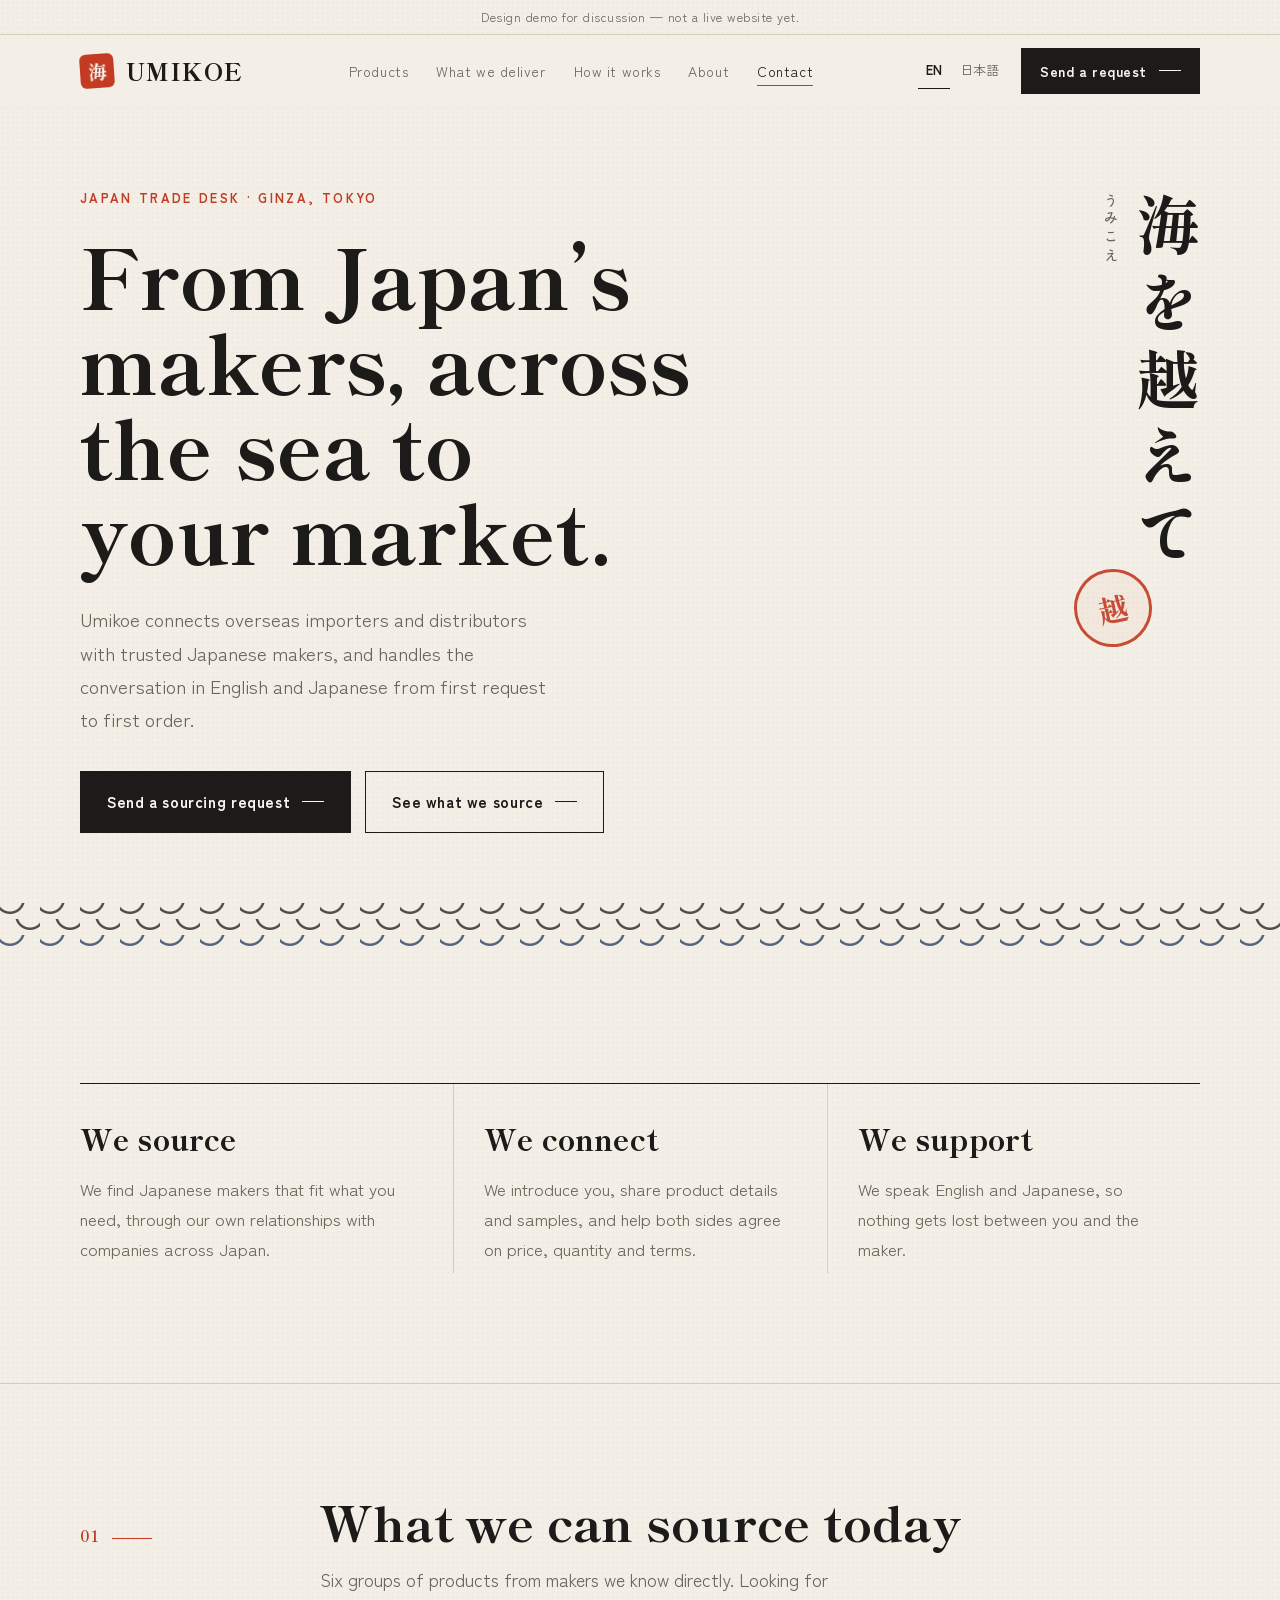
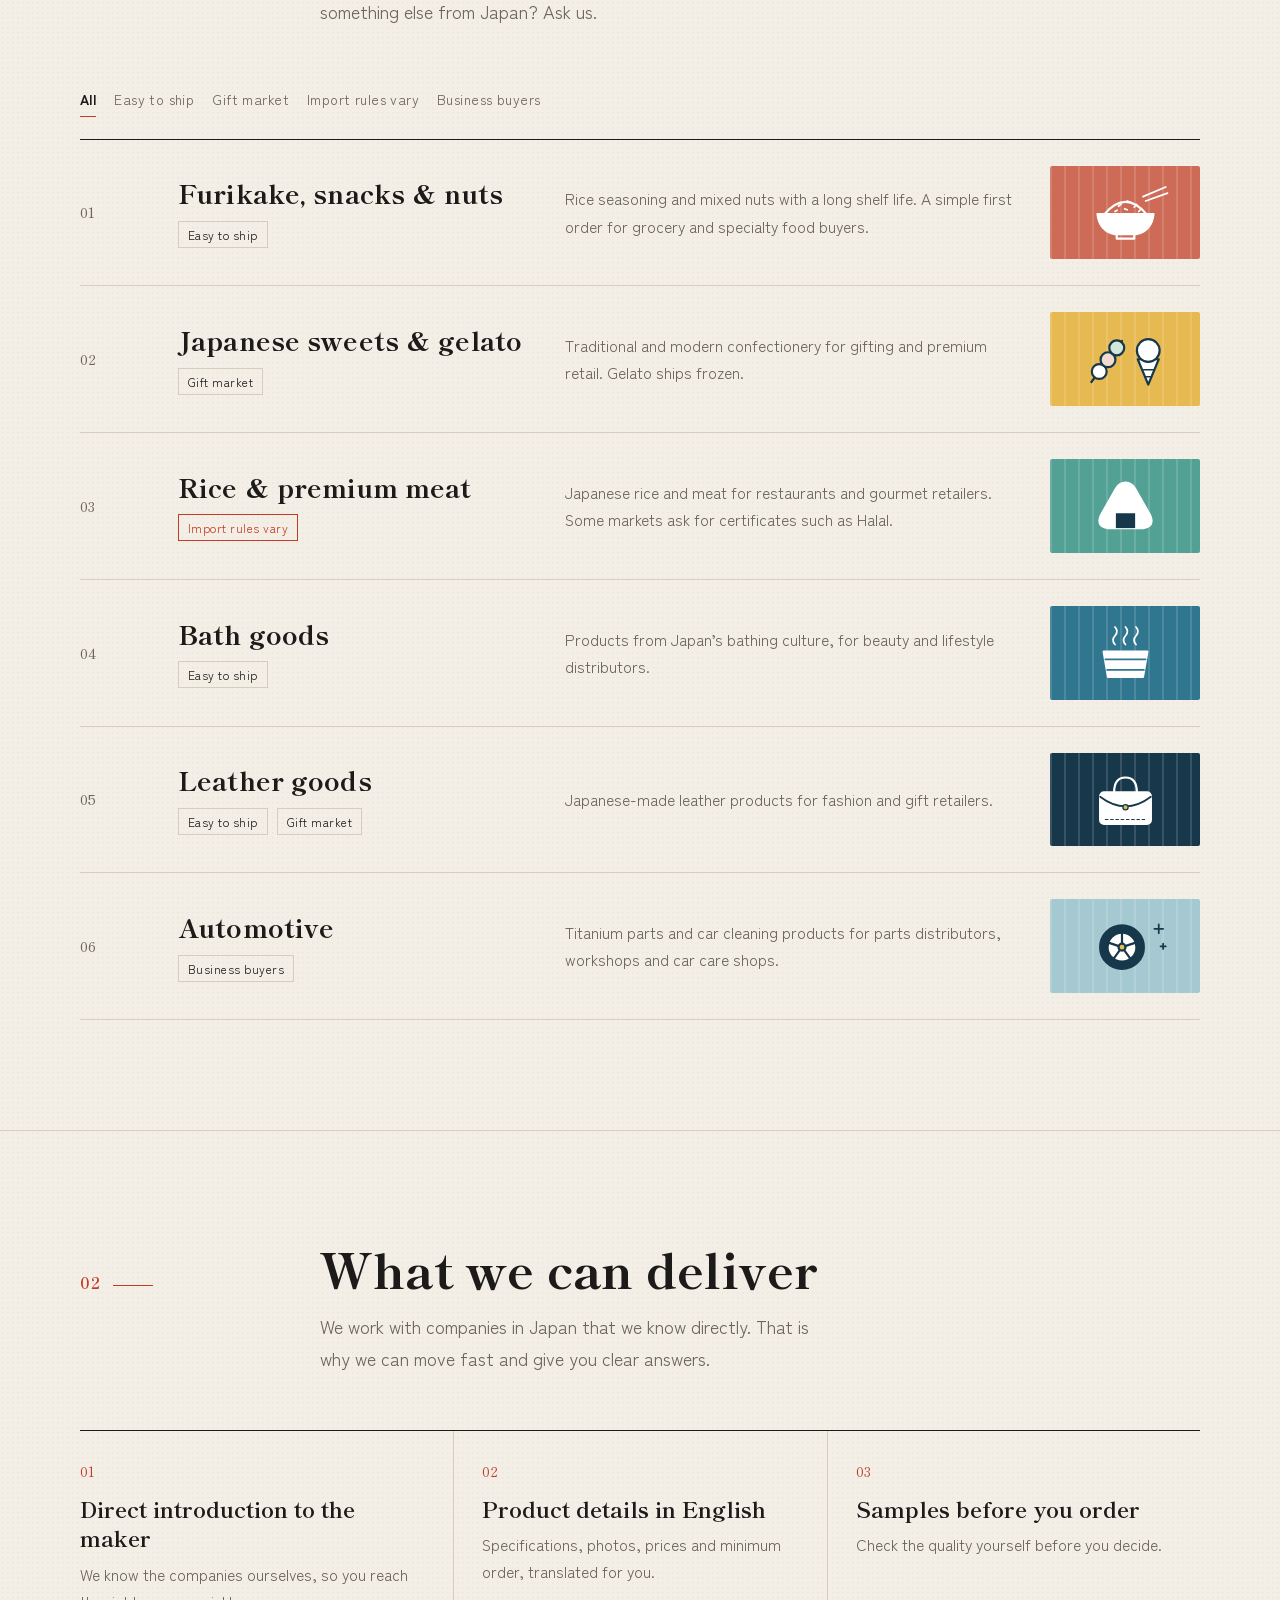
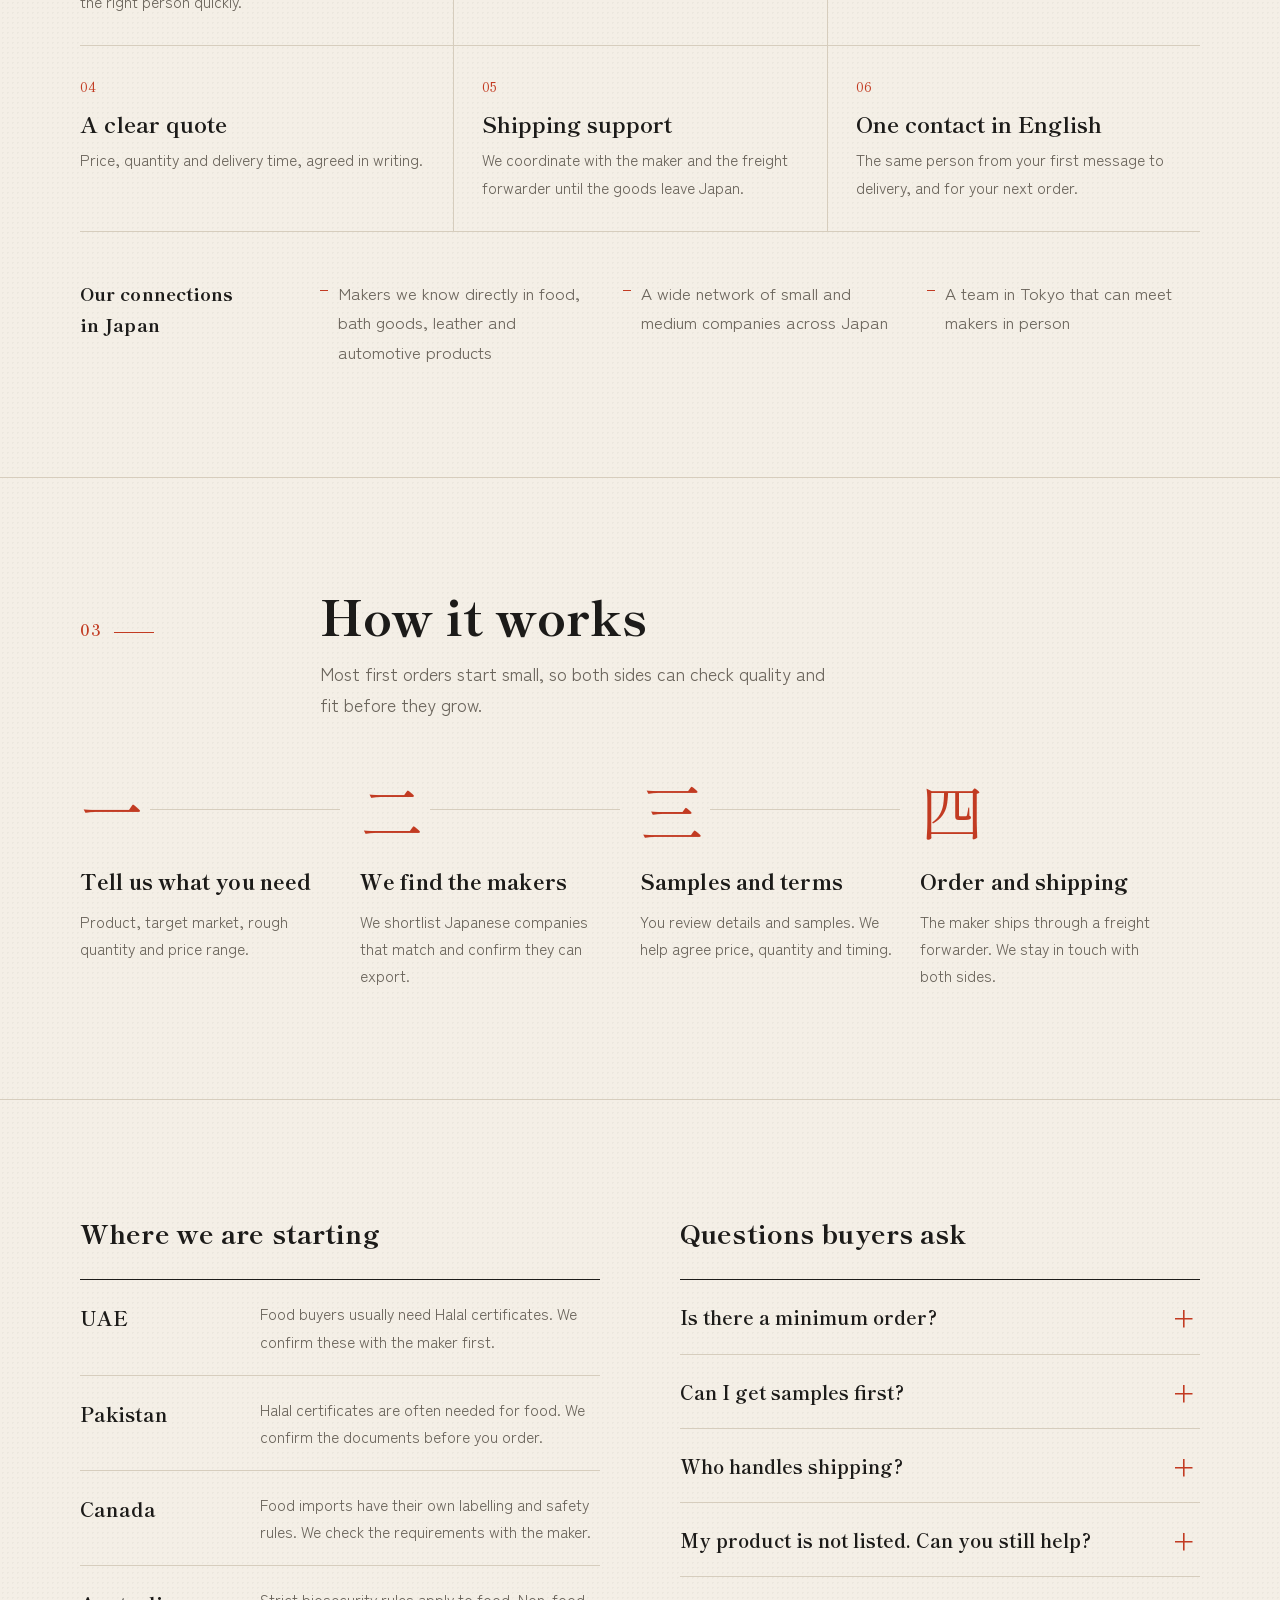
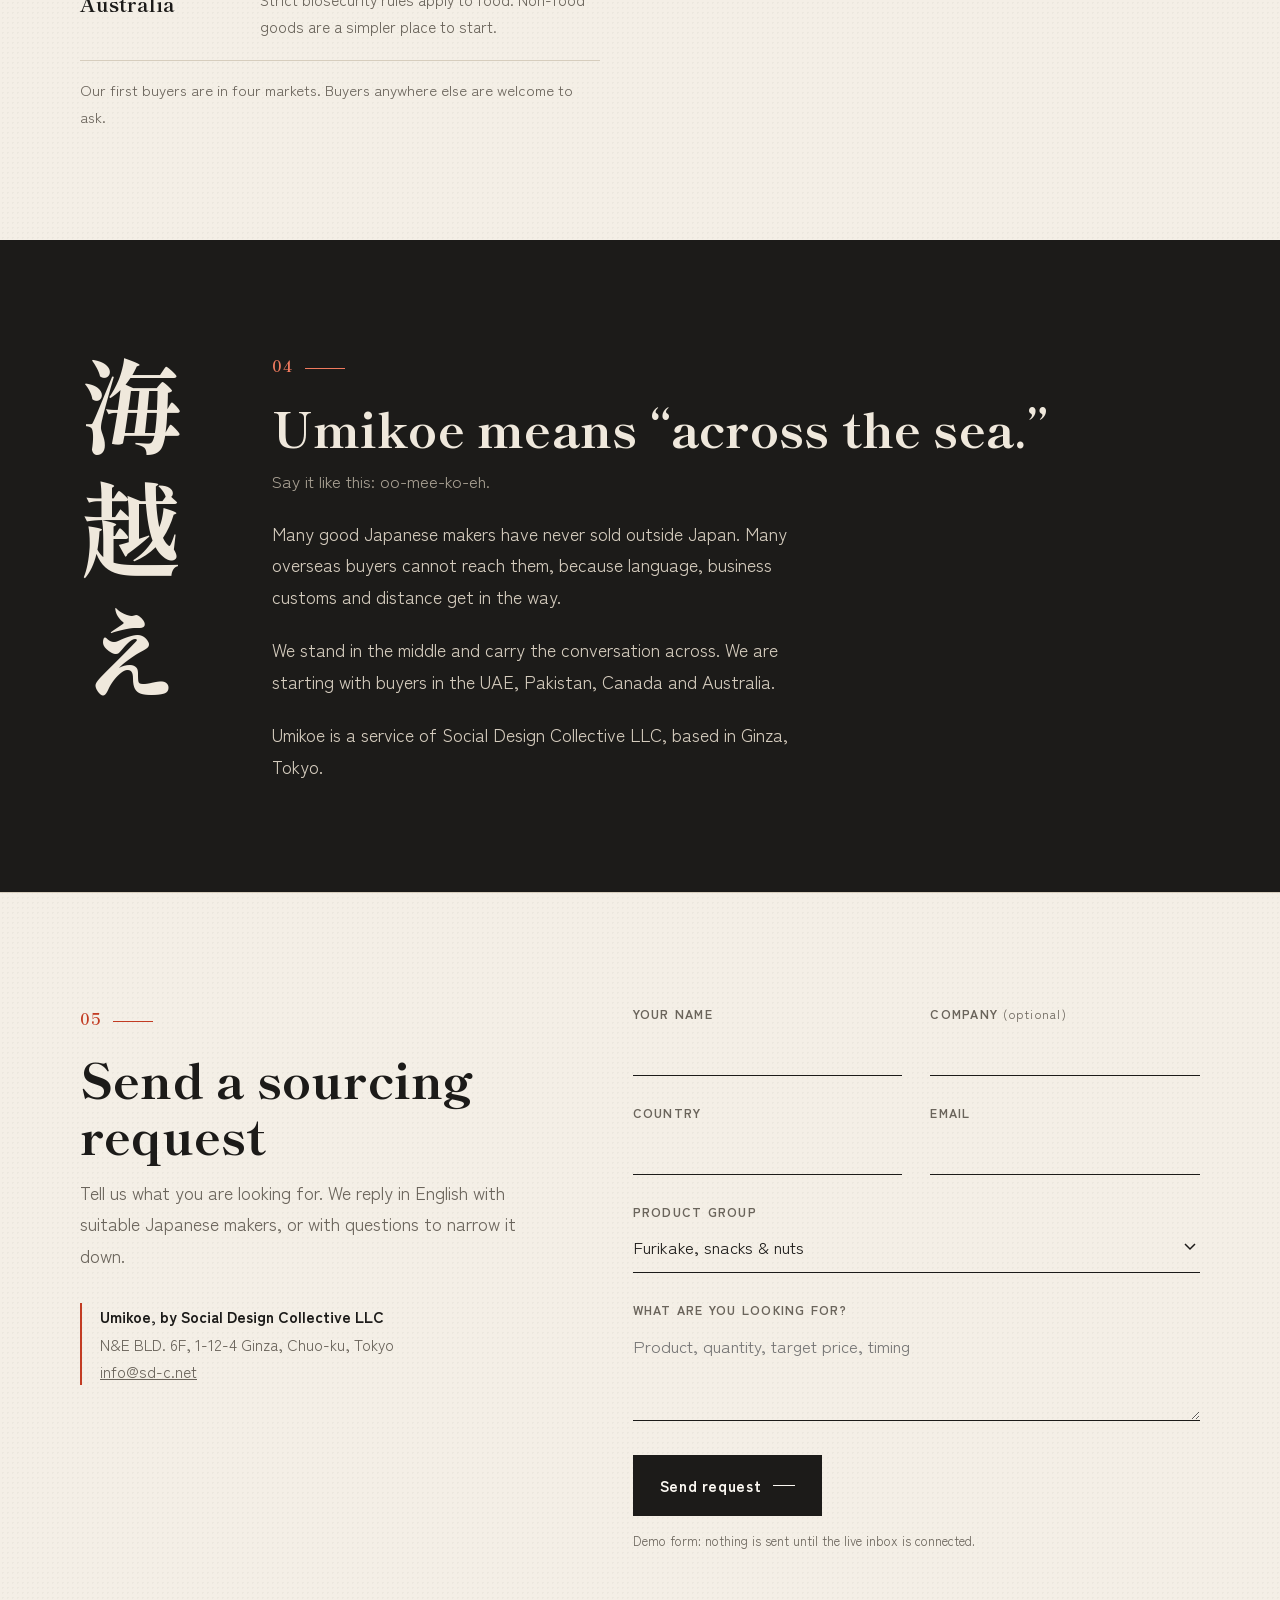
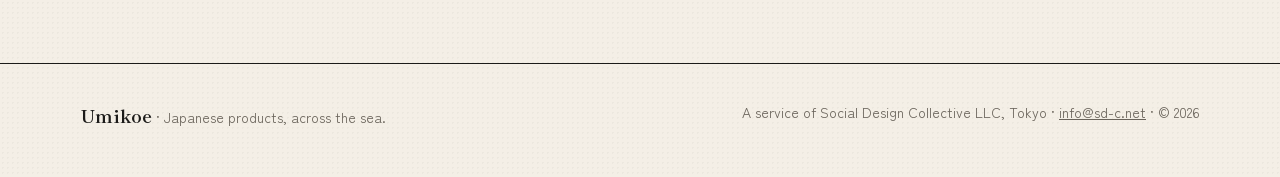
<file: umikoe-demos/standalone/Umikoe-Washi.html>
<!DOCTYPE html>
<html lang="en">
<head>
<meta charset="UTF-8">
<meta name="viewport" content="width=device-width, initial-scale=1">
<title data-i18n="meta.title">Umikoe — Japan trade desk</title>
<meta name="description" content="Umikoe connects overseas importers and distributors with trusted Japanese makers, in English and Japanese.">
<meta name="theme-color" content="#F4EFE6">
<script>document.documentElement.className+=' js'</script>
<link rel="preconnect" href="https://fonts.googleapis.com"><link rel="preconnect" href="https://fonts.gstatic.com" crossorigin>
<link href="https://fonts.googleapis.com/css2?family=Shippori+Mincho:wght@500;700;800&family=Zen+Kaku+Gothic+New:wght@400;500;700&display=swap" rel="stylesheet">
<style>
/* Shared structure for all demos. Each demo sets the --u-* variables. */
:root{
  --u-surface:#fff; --u-ink:#0E3A53; --u-mute:#4F6B79; --u-line:#CFE0E5;
  --u-accent:#F5B82E; --u-accent-ink:#0E3A53; --u-error:#B42318;
  --u-radius:14px; --u-display:Georgia,serif;
}
.sr-only{position:absolute!important;width:1px;height:1px;padding:0;margin:-1px;overflow:hidden;clip:rect(0,0,0,0);white-space:nowrap;border:0}
.skip{position:absolute;left:12px;top:-60px;z-index:100;background:var(--u-ink);color:#fff;padding:10px 16px;border-radius:8px;text-decoration:none}
.skip:focus{top:12px}

/* Scroll reveal (only when JS is on) */
html.js .reveal{opacity:0;transform:translateY(18px);transition:opacity .7s ease,transform .7s cubic-bezier(.2,.7,.2,1)}
html.js .reveal.in{opacity:1;transform:none}
@media (prefers-reduced-motion:reduce){html.js .reveal{opacity:1;transform:none;transition:none}}

/* Form errors + status */
.u-err{color:var(--u-error);font-size:13.5px;margin-top:6px;min-height:0}
.u-err:empty{display:none}
.has-err input,.has-err textarea,.has-err select{border-color:var(--u-error)!important}
[data-form-status]{border-radius:calc(var(--u-radius) - 4px);padding:16px 18px;margin-top:14px;font-size:15px;outline:none}
[data-form-status].is-ok{background:#E7F6EE;color:#14532D;border:1px solid #A7DCC0}
[data-form-status].is-fail{background:#FDECEA;color:#7A1D12;border:1px solid #F3B8B0}
[data-form-status] strong{display:block;font-size:17px;margin-bottom:2px}
.u-again{margin-top:10px;background:none;border:0;padding:0;font:inherit;font-weight:700;text-decoration:underline;color:inherit;cursor:pointer}
.hp{position:absolute;left:-9999px;width:1px;height:1px;overflow:hidden}

/* Product dialog */
.u-modal{margin:auto;border:0;padding:0;border-radius:var(--u-radius);max-width:760px;width:calc(100% - 32px);background:var(--u-surface);color:var(--u-ink);
  box-shadow:0 30px 80px rgba(0,0,0,.35);overflow:hidden}
.u-modal[open]{display:grid;grid-template-columns:1fr 1.15fr}
.u-modal::backdrop{background:rgba(6,20,30,.55);backdrop-filter:blur(3px)}
@media (prefers-reduced-motion:no-preference){.u-modal[open]{animation:u-pop .28s cubic-bezier(.2,.8,.2,1)}}
@keyframes u-pop{from{opacity:0;transform:translateY(14px) scale(.98)}to{opacity:1;transform:none}}
.u-modal-art{display:flex;align-items:center;justify-content:center;min-height:240px;position:relative;
  background-image:repeating-linear-gradient(90deg,rgba(255,255,255,.13) 0 3px,rgba(255,255,255,0) 3px 20px)}
.u-modal-art svg{width:72%;height:auto}
.u-modal-body{padding:30px 30px 28px;position:relative}
.u-modal-x{position:absolute;top:14px;right:14px;width:40px;height:40px;border-radius:50%;border:1px solid var(--u-line);background:var(--u-surface);color:var(--u-ink);cursor:pointer;display:flex;align-items:center;justify-content:center}
.u-modal-x:hover{background:var(--u-line)}
.u-modal h3{font-family:var(--u-display);font-size:27px;line-height:1.2;margin:10px 44px 10px 0}
.u-modal-desc{color:var(--u-mute);font-size:16px}
.u-modal dl{margin:18px 0 0;display:grid;gap:4px}
.u-modal dt{font-size:12px;letter-spacing:.08em;text-transform:uppercase;font-weight:700;color:var(--u-mute);margin-top:10px}
.u-modal dd{margin:0;font-size:15.5px}
.u-modal-actions{margin-top:24px}
.u-modal-ask{display:inline-block;background:var(--u-accent);color:var(--u-accent-ink);font-weight:700;padding:13px 22px;border-radius:999px;text-decoration:none}
.u-modal-ask:hover{filter:brightness(1.06)}
.u-tag{display:inline-block;font-size:12px;font-weight:700;padding:3px 10px;border-radius:999px;background:rgba(29,122,156,.12);color:#145E79;margin-right:4px}
.u-tag--rules{background:#FFF1CF;color:#7A5200}
@media (max-width:640px){
  .u-modal[open]{grid-template-columns:1fr;max-height:calc(100dvh - 32px);overflow:auto}
  .u-modal-art{min-height:170px}
  .u-modal-body{padding:24px 22px}
  .u-modal-ask{display:block;text-align:center}
}
.lang button{white-space:nowrap}
</style>
<style>
  :root{
    --paper:#F4EFE6; --paper2:#EAE3D6; --sumi:#1C1B19; --mute:#6A645B; --line:#D6CDBD;
    --shu:#C23B22; --ai:#22385E;
    --display:'Shippori Mincho','Hiragino Mincho ProN','Yu Mincho',Georgia,serif;
    --text:'Zen Kaku Gothic New','Hiragino Sans','Noto Sans JP',system-ui,sans-serif;
    --u-surface:#FBF8F2; --u-ink:var(--sumi); --u-mute:var(--mute); --u-line:var(--line); --u-accent:var(--sumi); --u-accent-ink:#fff;
    --u-display:var(--display); --u-radius:4px;
  }
  *{box-sizing:border-box;margin:0;padding:0}
  html{scroll-behavior:smooth;scroll-padding-top:80px}
  @media (prefers-reduced-motion:reduce){html{scroll-behavior:auto}}
  body{font-family:var(--text);color:var(--sumi);background:var(--paper);line-height:1.75;font-size:17px;-webkit-font-smoothing:antialiased;overflow-x:hidden;
    background-image:radial-gradient(rgba(28,27,25,.035) 1px,transparent 1px);background-size:5px 5px}
  body[data-lang="ja"]{line-height:1.95}
  a{color:inherit}
  :focus-visible{outline:2px solid var(--shu);outline-offset:4px}
  .wrap{max-width:1200px;margin:0 auto;padding:0 40px}
  h1,h2,h3{font-family:var(--display);font-weight:800;letter-spacing:.005em;text-wrap:balance}

  .demo{border-bottom:1px solid var(--line);color:var(--mute);font-size:12.5px;text-align:center;padding:6px 16px;letter-spacing:.04em}

  header{position:sticky;top:0;z-index:20;background:rgba(244,239,230,.9);backdrop-filter:blur(10px);-webkit-backdrop-filter:blur(10px);transition:box-shadow .2s}
  header.scrolled{box-shadow:0 1px 0 var(--line)}
  .nav{display:flex;align-items:center;justify-content:space-between;height:72px;gap:20px}
  .brand{display:flex;align-items:center;gap:12px;text-decoration:none}
  .seal{width:34px;height:34px;background:var(--shu);color:#FBF8F2;border-radius:6px;display:flex;align-items:center;justify-content:center;font-family:var(--display);font-weight:800;font-size:19px;transform:rotate(-4deg)}
  .brand b{font-family:var(--display);font-size:24px;letter-spacing:.06em;font-weight:800}
  .links{display:flex;gap:28px;list-style:none;font-size:14px;letter-spacing:.04em}
  .links a{text-decoration:none;color:var(--mute);padding:4px 0;border-bottom:1px solid transparent}
  .links a:hover,.links a.active{color:var(--sumi);border-color:var(--shu)}
  .right{display:flex;gap:14px;align-items:center}
  .lang{display:flex;gap:2px;font-size:13px}
  .lang button{border:0;background:none;font:inherit;color:var(--mute);cursor:pointer;padding:6px 8px;border-bottom:1px solid transparent}
  .lang button[aria-pressed="true"]{color:var(--sumi);border-color:var(--sumi);font-weight:700}
  .burger{display:none;background:none;border:1px solid var(--sumi);font:inherit;font-size:13px;padding:8px 14px;cursor:pointer;letter-spacing:.06em}

  .btn{display:inline-flex;align-items:center;gap:12px;font:inherit;font-weight:700;font-size:15.5px;letter-spacing:.04em;text-decoration:none;cursor:pointer;
    padding:16px 26px;background:var(--sumi);color:#FBF8F2;border:1px solid var(--sumi);transition:background .2s,color .2s}
  .btn::after{content:"";width:22px;height:1px;background:currentColor;transition:width .25s}
  .btn:hover{background:var(--shu);border-color:var(--shu)}
  .btn:hover::after{width:34px}
  .btn.line{background:transparent;color:var(--sumi)}
  .btn.line:hover{background:var(--sumi);color:#FBF8F2}
  .btn.small{padding:10px 18px;font-size:14px}
  .btn[disabled]{opacity:.6;cursor:progress}

  /* hero */
  .hero{padding:80px 0 90px;position:relative}
  .hero-grid{display:grid;grid-template-columns:1fr auto;gap:60px;align-items:start}
  .kicker{font-size:13px;letter-spacing:.18em;text-transform:uppercase;color:var(--shu);font-weight:700}
  .hero h1{font-size:clamp(40px,6.4vw,92px);line-height:1.04;margin-top:22px;max-width:14ch;font-weight:800}
  body[data-lang="ja"] .hero h1{font-size:clamp(34px,5.2vw,74px);line-height:1.3;max-width:12em}
  .hero .lead{margin-top:30px;font-size:19px;color:var(--mute);max-width:52ch}
  .cta{display:flex;gap:14px;flex-wrap:wrap;margin-top:36px}
  .tate{writing-mode:vertical-rl;font-family:var(--display);font-weight:800;font-size:clamp(44px,5vw,72px);letter-spacing:.2em;line-height:1;color:var(--sumi);position:relative;padding-top:6px}
  .tate small{display:block;font-size:14px;letter-spacing:.3em;color:var(--mute);font-weight:500;margin-right:18px;font-family:var(--text)}
  .hanko{position:absolute;bottom:-70px;left:-30px;width:78px;height:78px;border:3px solid var(--shu);color:var(--shu);border-radius:50%;display:flex;align-items:center;justify-content:center;
    writing-mode:horizontal-tb;font-size:30px;letter-spacing:0;transform:rotate(-12deg);opacity:.9;background:rgba(194,59,34,.04)}
  .sea{margin-top:70px;height:70px;background:
    radial-gradient(circle at 10px -4px,transparent 12px,var(--sumi) 13px,var(--sumi) 14.5px,transparent 15.5px) 0 0/40px 20px repeat-x,
    radial-gradient(circle at 30px -4px,transparent 12px,var(--sumi) 13px,var(--sumi) 14.5px,transparent 15.5px) 0 16px/40px 20px repeat-x,
    radial-gradient(circle at 10px -4px,transparent 12px,var(--ai) 13px,var(--ai) 14.5px,transparent 15.5px) 0 32px/40px 20px repeat-x;opacity:.75}

  section{padding:110px 0;border-top:1px solid var(--line)}
  .sec-head{display:grid;grid-template-columns:200px 1fr;gap:40px;align-items:baseline;margin-bottom:56px}
  .num{font-family:var(--display);font-size:15px;color:var(--shu);letter-spacing:.1em;font-weight:700}
  .num::after{content:"";display:inline-block;width:40px;height:1px;background:var(--shu);vertical-align:middle;margin-left:12px}
  .sec-head h2{font-size:clamp(30px,3.8vw,52px);line-height:1.15}
  .sec-head p{color:var(--mute);margin-top:14px;max-width:58ch;font-size:18px}

  /* three pillars */
  .pillars{display:grid;grid-template-columns:repeat(3,1fr);border-top:1px solid var(--sumi)}
  .pillars div{padding:28px 30px 10px 0}
  .pillars div+div{padding-left:30px;border-left:1px solid var(--line)}
  .pillars h3{font-size:30px}
  .pillars p{color:var(--mute);margin-top:10px}

  /* catalogue as an index */
  .chips{display:flex;flex-wrap:wrap;gap:6px 18px;margin-bottom:22px}
  .chip{border:0;background:none;font:inherit;font-size:14px;color:var(--mute);cursor:pointer;padding:4px 0;border-bottom:1px solid transparent;letter-spacing:.03em}
  .chip[aria-pressed="true"]{color:var(--sumi);border-color:var(--shu);font-weight:700}
  .index{list-style:none;border-top:1px solid var(--sumi)}
  .row{display:grid;grid-template-columns:70px 1.1fr 1.4fr 150px;gap:28px;align-items:center;padding:26px 0;border-bottom:1px solid var(--line);text-decoration:none;cursor:pointer;position:relative;transition:padding .3s}
  .row:hover{padding-left:12px}
  .row .i{font-family:var(--display);color:var(--mute);font-size:15px}
  .row h3{font-size:26px;line-height:1.25}
  .row p{color:var(--mute);font-size:15.5px}
  .row .thumb{aspect-ratio:16/10;border-radius:2px;display:flex;align-items:center;justify-content:center;filter:saturate(.75);transition:filter .3s,transform .3s;
    background-image:repeating-linear-gradient(90deg,rgba(255,255,255,.14) 0 2px,rgba(255,255,255,0) 2px 14px)}
  .row .thumb svg{width:70%}
  .row:hover .thumb{filter:none;transform:scale(1.04)}
  .row .tags{display:block;margin-top:8px}
  .tg{font-size:12px;letter-spacing:.04em;color:var(--sumi);border:1px solid var(--line);padding:2px 9px;margin-right:4px;display:inline-block}
  .tg--rules{border-color:var(--shu);color:var(--shu)}
  .empty{padding:30px 0;color:var(--mute);border-bottom:1px solid var(--line)}

  /* deliver */
  .deliver-grid{display:grid;grid-template-columns:repeat(3,1fr);gap:0;border-top:1px solid var(--sumi)}
  .deliver-grid div{padding:28px 28px 30px 0;border-bottom:1px solid var(--line)}
  .deliver-grid div:not(:nth-child(3n+1)){padding-left:28px;border-left:1px solid var(--line)}
  .deliver-grid b{font-family:var(--display);font-size:22px;display:block;line-height:1.35}
  .deliver-grid span{display:block;color:var(--mute);margin-top:8px;font-size:15.5px}
  .deliver-grid i{font-style:normal;font-family:var(--display);color:var(--shu);font-size:14px;display:block;margin-bottom:10px}
  .conn{margin-top:46px;display:grid;grid-template-columns:200px 1fr;gap:40px}
  .conn h3{font-size:18px}
  .conn ul{list-style:none;columns:3;column-gap:30px}
  .conn li{break-inside:avoid;margin-bottom:12px;padding-left:18px;position:relative;color:var(--mute)}
  .conn li::before{content:"";position:absolute;left:0;top:.75em;width:8px;height:1px;background:var(--shu)}

  /* steps */
  .steps{list-style:none;display:grid;grid-template-columns:repeat(4,1fr);gap:0;counter-reset:s}
  .steps li{counter-increment:s;padding:0 26px 0 0;position:relative}
  .steps li::before{content:counter(s,cjk-ideographic);display:block;font-family:var(--display);font-size:64px;line-height:1;color:var(--shu);margin-bottom:22px}
  .steps li::after{content:"";position:absolute;top:32px;left:70px;right:20px;height:1px;background:var(--line)}
  .steps li:last-child::after{display:none}
  .steps h3{font-size:21px}
  .steps p{color:var(--mute);margin-top:8px;font-size:15.5px}

  /* markets + faq */
  .two{display:grid;grid-template-columns:1fr 1fr;gap:80px}
  .mlist{list-style:none;border-top:1px solid var(--sumi)}
  .mlist li{display:grid;grid-template-columns:160px 1fr;gap:20px;padding:20px 0;border-bottom:1px solid var(--line)}
  .mlist b{font-family:var(--display);font-size:20px}
  .mlist span{color:var(--mute);font-size:15.5px}
  details{border-bottom:1px solid var(--line)}
  details:first-of-type{border-top:1px solid var(--sumi)}
  summary{cursor:pointer;list-style:none;padding:20px 40px 20px 0;font-family:var(--display);font-weight:700;font-size:19px;position:relative}
  summary::-webkit-details-marker{display:none}
  summary::after{content:"+";position:absolute;right:4px;top:14px;font-size:26px;color:var(--shu);font-family:var(--text);font-weight:400;transition:transform .25s}
  details[open] summary::after{transform:rotate(45deg)}
  details p{padding-bottom:22px;color:var(--mute)}
  .h3{font-size:26px;margin-bottom:24px}

  /* story */
  .story{background:var(--sumi);color:#EFE8DC;border:0}
  .story .num{color:#F07A5E}.story .num::after{background:#F07A5E}
  .story-grid{display:grid;grid-template-columns:auto 1fr;gap:90px;align-items:start}
  .story .tate{color:#EFE8DC;font-size:clamp(60px,8vw,120px)}
  .story h2{font-size:clamp(30px,3.8vw,50px);line-height:1.2}
  .story .say{color:#A79F92;margin-top:10px}
  .story p.body{margin-top:22px;font-size:18px;color:#D5CCBE;max-width:60ch}

  /* contact */
  .contact-grid{display:grid;grid-template-columns:1fr 1.2fr;gap:80px}
  .where{margin-top:32px;font-size:15.5px;color:var(--mute);border-left:2px solid var(--shu);padding-left:18px}
  .where strong{color:var(--sumi)}
  .row2{display:grid;grid-template-columns:1fr 1fr;gap:28px}
  .field{margin-bottom:26px}
  label{display:block;font-size:12.5px;letter-spacing:.1em;text-transform:uppercase;color:var(--mute);font-weight:700}
  body[data-lang="ja"] label{letter-spacing:.04em}
  label .opt{text-transform:none;font-weight:400}
  input,select,textarea{width:100%;font:inherit;font-size:17px;color:var(--sumi);background:transparent;border:0;border-bottom:1px solid var(--sumi);padding:10px 0;border-radius:0}
  select{appearance:none;background:url("data:image/svg+xml,%3Csvg xmlns='http://www.w3.org/2000/svg' width='12' height='8'%3E%3Cpath d='M1 1l5 5 5-5' fill='none' stroke='%231C1B19' stroke-width='1.5'/%3E%3C/svg%3E") right 4px center no-repeat}
  input:focus,select:focus,textarea:focus{outline:none;border-color:var(--shu);box-shadow:0 1px 0 var(--shu)}
  textarea{min-height:100px;resize:vertical}
  .formnote{font-size:13px;color:var(--mute);margin-top:14px}
  .u-err{font-size:13px}

  footer{border-top:1px solid var(--sumi);padding:36px 0 46px;font-size:14px;color:var(--mute)}
  .foot{display:flex;justify-content:space-between;gap:20px;flex-wrap:wrap}
  footer strong{color:var(--sumi);font-family:var(--display);font-size:18px}

  .u-modal-art{filter:saturate(.8)}
  .u-modal-ask{border-radius:0}

  @media (max-width:960px){
    .wrap{padding-left:24px;padding-right:24px}
    .burger{display:block}
    .right .btn{display:none}
    .links{position:fixed;inset:72px 0 auto 0;background:var(--paper);flex-direction:column;gap:0;padding:6px 24px 26px;border-bottom:1px solid var(--sumi);
      opacity:0;pointer-events:none;transform:translateY(-10px);transition:all .25s}
    .links a{display:block;padding:14px 0;font-size:18px;border-bottom:1px solid var(--line)}
    .menu-open .links{opacity:1;pointer-events:auto;transform:none}
    .hero{padding:50px 0 60px}
    .hero-grid{grid-template-columns:1fr}
    .hero-grid .tate{display:none}
    .sec-head{grid-template-columns:1fr;gap:10px;margin-bottom:36px}
    .pillars,.deliver-grid{grid-template-columns:1fr}
    .pillars div+div,.deliver-grid div:not(:nth-child(3n+1)){padding-left:0;border-left:0}
    .pillars div{border-bottom:1px solid var(--line);padding-bottom:24px}
    .row{grid-template-columns:44px 1fr 110px;gap:16px}
    .row p{grid-column:2 / 4}
    .row .thumb{grid-row:1;grid-column:3}
    .conn{grid-template-columns:1fr;gap:14px}
    .conn ul{columns:1}
    .steps{grid-template-columns:1fr 1fr;row-gap:44px}
    .steps li::after{display:none}
    .two,.contact-grid{grid-template-columns:1fr;gap:56px}
    .story-grid{grid-template-columns:1fr;gap:20px}
    .story .tate{writing-mode:horizontal-tb;font-size:64px;letter-spacing:.1em}
    section{padding:72px 0}
  }
  @media (max-width:560px){
    .row2{grid-template-columns:1fr;gap:0}
    .steps{grid-template-columns:1fr}
    .mlist li{grid-template-columns:1fr;gap:4px}
    .row h3{font-size:21px}
    .cta .btn{width:100%;justify-content:space-between}
    .lang button{padding:6px 5px}
    .brand b{font-size:21px}
  }
</style>
</head>
<body>
<a class="skip" href="#main">Skip to content</a>
<div class="demo" data-i18n="demo.banner">Design demo for discussion — not a live website yet.</div>

<header data-header>
  <div class="wrap nav">
    <a class="brand" href="#top" aria-label="Umikoe, home"><span class="seal" lang="ja" aria-hidden="true">海</span><b>UMIKOE</b></a>
    <nav aria-label="Main" data-nav data-menu>
      <ul class="links" id="menu">
        <li><a href="#products" data-i18n="nav.products">Products</a></li>
        <li><a href="#deliver" data-i18n="nav.deliver">What we deliver</a></li>
        <li><a href="#how" data-i18n="nav.how">How it works</a></li>
        <li><a href="#about" data-i18n="nav.about">About</a></li>
        <li><a href="#contact" data-i18n="nav.contact">Contact</a></li>
      </ul>
    </nav>
    <div class="right">
      <div class="lang" role="group" aria-label="Language">
        <button type="button" data-lang-btn="en" aria-pressed="true">EN</button>
        <button type="button" data-lang-btn="ja" aria-pressed="false" lang="ja">日本語</button>
      </div>
      <a class="btn small" href="#contact" data-i18n="nav.cta">Send a request</a>
      <button class="burger" type="button" data-menu-toggle aria-controls="menu" aria-expanded="false" data-i18n="menu">Menu</button>
    </div>
  </div>
</header>

<main id="main">
  <div class="hero" id="top">
    <div class="wrap hero-grid">
      <div>
        <p class="kicker" data-i18n="hero.eyebrow">Japan trade desk · Ginza, Tokyo</p>
        <h1 data-i18n="hero.title">From Japan’s makers, across the sea to your market.</h1>
        <p class="lead" data-i18n="hero.lead"></p>
        <div class="cta">
          <a class="btn" href="#contact" data-i18n="hero.cta1">Send a sourcing request</a>
          <a class="btn line" href="#products" data-i18n="hero.cta2">See what we source</a>
        </div>
      </div>
      <div class="tate" lang="ja" aria-hidden="true">海を越えて<small>うみこえ</small><span class="hanko">越</span></div>
    </div>
    <div class="sea" aria-hidden="true"></div>
  </div>

  <section style="border-top:0;padding-top:20px">
    <div class="wrap">
      <div class="pillars">
        <div class="reveal"><h3 data-i18n="does.1.t"></h3><p data-i18n="does.1.p"></p></div>
        <div class="reveal"><h3 data-i18n="does.2.t"></h3><p data-i18n="does.2.p"></p></div>
        <div class="reveal"><h3 data-i18n="does.3.t"></h3><p data-i18n="does.3.p"></p></div>
      </div>
    </div>
  </section>

  <section id="products">
    <div class="wrap">
      <div class="sec-head">
        <span class="num">01</span>
        <div><h2 data-i18n="products.title"></h2><p data-i18n="products.sub"></p></div>
      </div>
      <div class="chips" id="chips" role="group" aria-label="Filter"></div>
      <div class="index" id="index" aria-live="polite"></div>
      <p class="empty" id="empty" hidden data-i18n="search.none"></p>
    </div>
  </section>

  <section id="deliver">
    <div class="wrap">
      <div class="sec-head">
        <span class="num">02</span>
        <div><h2 data-i18n="deliver.title"></h2><p data-i18n="deliver.sub"></p></div>
      </div>
      <div class="deliver-grid" id="dgrid"></div>
      <div class="conn">
        <h3 data-i18n="conn.title"></h3>
        <ul><li data-i18n="conn.1"></li><li data-i18n="conn.2"></li><li data-i18n="conn.3"></li></ul>
      </div>
    </div>
  </section>

  <section id="how">
    <div class="wrap">
      <div class="sec-head">
        <span class="num">03</span>
        <div><h2 data-i18n="how.title"></h2><p data-i18n="how.sub"></p></div>
      </div>
      <ol class="steps">
        <li class="reveal"><h3 data-i18n="step.1.t"></h3><p data-i18n="step.1.p"></p></li>
        <li class="reveal"><h3 data-i18n="step.2.t"></h3><p data-i18n="step.2.p"></p></li>
        <li class="reveal"><h3 data-i18n="step.3.t"></h3><p data-i18n="step.3.p"></p></li>
        <li class="reveal"><h3 data-i18n="step.4.t"></h3><p data-i18n="step.4.p"></p></li>
      </ol>
    </div>
  </section>

  <section id="markets">
    <div class="wrap two">
      <div>
        <h2 class="h3" data-i18n="markets.title"></h2>
        <ul class="mlist" id="mlist"></ul>
        <p style="margin-top:16px;color:var(--mute);font-size:15px" data-i18n="markets.sub"></p>
      </div>
      <div id="faq">
        <h2 class="h3" data-i18n="faq.title"></h2>
        <details><summary data-i18n="faq.1.q"></summary><p data-i18n="faq.1.a"></p></details>
        <details><summary data-i18n="faq.2.q"></summary><p data-i18n="faq.2.a"></p></details>
        <details><summary data-i18n="faq.3.q"></summary><p data-i18n="faq.3.a"></p></details>
        <details><summary data-i18n="faq.4.q"></summary><p data-i18n="faq.4.a"></p></details>
      </div>
    </div>
  </section>

  <section id="about" class="story">
    <div class="wrap story-grid">
      <div class="tate" lang="ja" aria-hidden="true">海越え</div>
      <div>
        <span class="num">04</span>
        <h2 style="margin-top:18px" data-i18n="story.title"></h2>
        <p class="say" data-i18n="story.say"></p>
        <p class="body" data-i18n="story.p1"></p>
        <p class="body" data-i18n="story.p2"></p>
        <p class="body" data-i18n="story.p3"></p>
      </div>
    </div>
  </section>

  <section id="contact">
    <div class="wrap contact-grid">
      <div>
        <span class="num">05</span>
        <h2 style="font-size:clamp(30px,3.8vw,52px);line-height:1.15;margin-top:18px" data-i18n="contact.title"></h2>
        <p style="color:var(--mute);margin-top:14px;font-size:18px" data-i18n="contact.sub"></p>
        <div class="where">
          <p><strong data-i18n="contact.org"></strong></p>
          <p data-i18n="contact.addr"></p>
          <p><a href="mailto:info@sd-c.net">info@sd-c.net</a></p>
        </div>
      </div>
      <div>
        <form data-umikoe-form novalidate>
          <div class="row2">
            <div class="field"><label for="n" data-i18n="form.name"></label><input id="n" name="name" autocomplete="name" required></div>
            <div class="field"><label for="c"><span data-i18n="form.company"></span> <span class="opt">(<span data-i18n="form.optional"></span>)</span></label><input id="c" name="company" autocomplete="organization"></div>
          </div>
          <div class="row2">
            <div class="field"><label for="co" data-i18n="form.country"></label><input id="co" name="country" list="u-countries" autocomplete="country-name" required></div>
            <div class="field"><label for="e" data-i18n="form.email"></label><input id="e" name="email" type="email" autocomplete="email" required></div>
          </div>
          <div class="field"><label for="p" data-i18n="form.product"></label><select id="p" name="product"></select></div>
          <div class="field"><label for="m" data-i18n="form.message"></label><textarea id="m" name="message" data-i18n-ph="form.message.ph" required></textarea></div>
          <div class="hp" aria-hidden="true"><input name="_hp" tabindex="-1" autocomplete="off"></div>
          <button class="btn" type="submit" data-i18n="form.submit">Send request</button>
          <p class="formnote" data-i18n="form.note"></p>
        </form>
        <div data-form-status role="status" tabindex="-1" hidden></div>
      </div>
    </div>
  </section>
</main>

<footer>
  <div class="wrap foot">
    <div><strong>Umikoe</strong> · <span data-i18n="footer.tag"></span></div>
    <div><span data-i18n="footer.by"></span> · <a href="mailto:info@sd-c.net">info@sd-c.net</a> · © <span data-year></span></div>
  </div>
</footer>

<script>
/*
 * Umikoe — shared site engine used by all four demos.
 *
 * - EN / 日本語 switching for every [data-i18n] element (remembered per visitor)
 * - Product catalogue: filter chips, search, details dialog, "ask about this"
 * - Sourcing-request form: validation, real sending (set FORM_ENDPOINT), success state
 * - Mobile menu, sticky header, active nav link, scroll reveal
 *
 * Going live: set FORM_ENDPOINT to a Formspree / Web3Forms / own-backend URL.
 * While it is empty the form runs in demo mode and nothing leaves the browser.
 */
(function () {
  'use strict';

  var FORM_ENDPOINT = ''; // e.g. 'https://formspree.io/f/xxxxxxx'
  var CONTACT_EMAIL = 'info@sd-c.net';

  /* ------------------------------------------------------------------ */
  /* Copy: English and Japanese                                          */
  /* ------------------------------------------------------------------ */
  var I18N = {
    en: {
      'meta.title': 'Umikoe — Japan trade desk',
      'demo.banner': 'Design demo for discussion — not a live website yet.',
      'brand.sub': 'Japan trade desk',
      'menu': 'Menu',
      'nav.products': 'Products',
      'nav.deliver': 'What we deliver',
      'nav.how': 'How it works',
      'nav.markets': 'Markets',
      'nav.about': 'About',
      'nav.faq': 'FAQ',
      'nav.contact': 'Contact',
      'nav.cta': 'Send a request',

      'hero.eyebrow': 'Japan trade desk · Ginza, Tokyo',
      'hero.title': 'From Japan’s makers, across the sea to your market.',
      'hero.lead': 'Umikoe connects overseas importers and distributors with trusted Japanese makers, and handles the conversation in English and Japanese from first request to first order.',
      'hero.cta1': 'Send a sourcing request',
      'hero.cta2': 'See what we source',
      'hero.quick': 'Quick start',
      'hero.quick.product': 'I am looking for',
      'hero.quick.market': 'To sell in',
      'hero.quick.go': 'Start my request',

      'fact.1.n': '6', 'fact.1.l': 'product groups ready today',
      'fact.2.n': '2', 'fact.2.l': 'languages: English and Japanese',
      'fact.3.n': '4', 'fact.3.l': 'starting markets',
      'fact.4.n': '1', 'fact.4.l': 'contact, from first message to delivery',

      'does.1.t': 'We source',
      'does.1.p': 'We find Japanese makers that fit what you need, through our own relationships with companies across Japan.',
      'does.2.t': 'We connect',
      'does.2.p': 'We introduce you, share product details and samples, and help both sides agree on price, quantity and terms.',
      'does.3.t': 'We support',
      'does.3.p': 'We speak English and Japanese, so nothing gets lost between you and the maker.',

      'products.title': 'What we can source today',
      'products.sub': 'Six groups of products from makers we know directly. Looking for something else from Japan? Ask us.',
      'filter.all': 'All',
      'filter.easy': 'Easy to ship',
      'filter.gift': 'Gift market',
      'filter.rules': 'Import rules vary',
      'filter.business': 'Business buyers',
      'search.ph': 'Search products…',
      'search.label': 'Search products',
      'search.none': 'Nothing matches yet. Ask us anyway — we may still find it in Japan.',
      'product.more': 'Details',
      'product.ask': 'Ask about this group',
      'modal.close': 'Close',
      'modal.goodfor': 'Good for',
      'modal.ship': 'Shipping notes',

      'p.snacks.n': 'Furikake, snacks & nuts',
      'p.snacks.d': 'Rice seasoning and mixed nuts with a long shelf life. A simple first order for grocery and specialty food buyers.',
      'p.snacks.g': 'Grocery stores, specialty food shops, online food retailers',
      'p.snacks.s': 'A long shelf life makes this one of the simplest groups to ship.',
      'p.sweets.n': 'Japanese sweets & gelato',
      'p.sweets.d': 'Traditional and modern confectionery for gifting and premium retail. Gelato ships frozen.',
      'p.sweets.g': 'Gift shops, department stores, premium retail, cafés',
      'p.sweets.s': 'Most sweets travel easily. Gelato needs frozen shipping, which we plan with the maker and the forwarder.',
      'p.rice.n': 'Rice & premium meat',
      'p.rice.d': 'Japanese rice and meat for restaurants and gourmet retailers. Some markets ask for certificates such as Halal.',
      'p.rice.g': 'Restaurants, hotels, gourmet retailers',
      'p.rice.s': 'Rules differ by country. We check which certificates your market needs before you order.',
      'p.bath.n': 'Bath goods',
      'p.bath.d': 'Products from Japan’s bathing culture, for beauty and lifestyle distributors.',
      'p.bath.g': 'Beauty and lifestyle distributors, spas, gift shops',
      'p.bath.s': 'Easy to ship.',
      'p.leather.n': 'Leather goods',
      'p.leather.d': 'Japanese-made leather products for fashion and gift retailers.',
      'p.leather.g': 'Fashion boutiques, gift retailers, department stores',
      'p.leather.s': 'Easy to ship.',
      'p.auto.n': 'Automotive',
      'p.auto.d': 'Titanium parts and car cleaning products for parts distributors, workshops and car care shops.',
      'p.auto.g': 'Parts distributors, workshops, car care shops',
      'p.auto.s': 'For business buyers. We confirm specifications and quantities with the maker.',

      'deliver.title': 'What we can deliver',
      'deliver.sub': 'We work with companies in Japan that we know directly. That is why we can move fast and give you clear answers.',
      'conn.title': 'Our connections in Japan',
      'conn.1': 'Makers we know directly in food, bath goods, leather and automotive products',
      'conn.2': 'A wide network of small and medium companies across Japan',
      'conn.3': 'A team in Tokyo that can meet makers in person',
      'dl.1.t': 'Direct introduction to the maker',
      'dl.1.s': 'We know the companies ourselves, so you reach the right person quickly.',
      'dl.2.t': 'Product details in English',
      'dl.2.s': 'Specifications, photos, prices and minimum order, translated for you.',
      'dl.3.t': 'Samples before you order',
      'dl.3.s': 'Check the quality yourself before you decide.',
      'dl.4.t': 'A clear quote',
      'dl.4.s': 'Price, quantity and delivery time, agreed in writing.',
      'dl.5.t': 'Shipping support',
      'dl.5.s': 'We coordinate with the maker and the freight forwarder until the goods leave Japan.',
      'dl.6.t': 'One contact in English',
      'dl.6.s': 'The same person from your first message to delivery, and for your next order.',

      'how.title': 'How it works',
      'how.sub': 'Most first orders start small, so both sides can check quality and fit before they grow.',
      'step.1.t': 'Tell us what you need',
      'step.1.p': 'Product, target market, rough quantity and price range.',
      'step.2.t': 'We find the makers',
      'step.2.p': 'We shortlist Japanese companies that match and confirm they can export.',
      'step.3.t': 'Samples and terms',
      'step.3.p': 'You review details and samples. We help agree price, quantity and timing.',
      'step.4.t': 'Order and shipping',
      'step.4.p': 'The maker ships through a freight forwarder. We stay in touch with both sides.',

      'markets.title': 'Where we are starting',
      'markets.sub': 'Our first buyers are in four markets. Buyers anywhere else are welcome to ask.',
      'markets.from': 'From Tokyo',
      'markets.pick': 'Pick a market to see what to expect.',
      'market.uae': 'UAE',
      'market.uae.note': 'Food buyers usually need Halal certificates. We confirm these with the maker first.',
      'market.pk': 'Pakistan',
      'market.pk.note': 'Halal certificates are often needed for food. We confirm the documents before you order.',
      'market.ca': 'Canada',
      'market.ca.note': 'Food imports have their own labelling and safety rules. We check the requirements with the maker.',
      'market.au': 'Australia',
      'market.au.note': 'Strict biosecurity rules apply to food. Non-food goods are a simpler place to start.',
      'market.other': 'Somewhere else',

      'faq.title': 'Questions buyers ask',
      'faq.1.q': 'Is there a minimum order?',
      'faq.1.a': 'It depends on the maker. We put the minimum order in every quote, and most first orders start small.',
      'faq.2.q': 'Can I get samples first?',
      'faq.2.a': 'Yes. You can check samples before you decide to order.',
      'faq.3.q': 'Who handles shipping?',
      'faq.3.a': 'The maker ships through a freight forwarder. We coordinate with both until the goods leave Japan.',
      'faq.4.q': 'My product is not listed. Can you still help?',
      'faq.4.a': 'Yes. Tell us what you are looking for and we will check our network across Japan.',

      'story.title': 'Umikoe means “across the sea.”',
      'story.say': 'Say it like this: oo-mee-ko-eh.',
      'story.p1': 'Many good Japanese makers have never sold outside Japan. Many overseas buyers cannot reach them, because language, business customs and distance get in the way.',
      'story.p2': 'We stand in the middle and carry the conversation across. We are starting with buyers in the UAE, Pakistan, Canada and Australia.',
      'story.p3': 'Umikoe is a service of Social Design Collective LLC, based in Ginza, Tokyo.',

      'contact.title': 'Send a sourcing request',
      'contact.sub': 'Tell us what you are looking for. We reply in English with suitable Japanese makers, or with questions to narrow it down.',
      'contact.org': 'Umikoe, by Social Design Collective LLC',
      'contact.addr': 'N&E BLD. 6F, 1-12-4 Ginza, Chuo-ku, Tokyo',

      'form.name': 'Your name',
      'form.company': 'Company',
      'form.country': 'Country',
      'form.email': 'Email',
      'form.product': 'Product group',
      'form.other': 'Something else',
      'form.message': 'What are you looking for?',
      'form.message.ph': 'Product, quantity, target price, timing',
      'form.optional': 'optional',
      'form.submit': 'Send request',
      'form.sending': 'Sending…',
      'form.note': 'Demo form: nothing is sent until the live inbox is connected.',
      'form.privacy': 'We only use your details to reply to this request.',
      'form.ok.t': 'Request received',
      'form.ok': 'Thank you, {name}. We will reply in English to {email}.',
      'form.again': 'Send another request',
      'form.fail': 'Something went wrong. Please email us at {email}.',
      'err.required': 'Please fill this in.',
      'err.email': 'Please enter a valid email address.',
      'err.message': 'Tell us a little more (at least 10 characters).',
      'wiz.1': 'About you',
      'wiz.2': 'Product',
      'wiz.3': 'Review',
      'wiz.next': 'Next',
      'wiz.back': 'Back',
      'wiz.step': 'Step {n} of 3',
      'wiz.review': 'Check your request',
      'wiz.edit': 'Edit',

      'footer.tag': 'Japanese products, across the sea.',
      'footer.by': 'A service of Social Design Collective LLC, Tokyo',
      'footer.top': 'Back to top'
    },

    ja: {
      'meta.title': 'Umikoe（うみこえ）— ジャパン・トレードデスク',
      'demo.banner': '打ち合わせ用のデザインデモです。まだ公開サイトではありません。',
      'brand.sub': 'ジャパン・トレードデスク',
      'menu': 'メニュー',
      'nav.products': '取扱商品',
      'nav.deliver': '提供内容',
      'nav.how': 'ご利用の流れ',
      'nav.markets': '対象市場',
      'nav.about': '私たちについて',
      'nav.faq': 'よくある質問',
      'nav.contact': 'お問い合わせ',
      'nav.cta': 'リクエストを送る',

      'hero.eyebrow': 'ジャパン・トレードデスク · 東京・銀座',
      'hero.title': '日本のつくり手から、海を越えてあなたの市場へ。',
      'hero.lead': 'Umikoeは、海外の輸入業者・販売代理店と信頼できる日本のメーカーをつなぎ、最初のお問い合わせから初回発注まで、英語と日本語でのやり取りを担います。',
      'hero.cta1': '調達リクエストを送る',
      'hero.cta2': '取扱商品を見る',
      'hero.quick': 'かんたんスタート',
      'hero.quick.product': 'お探しの商品',
      'hero.quick.market': '販売する市場',
      'hero.quick.go': 'リクエストを始める',

      'fact.1.n': '6', 'fact.1.l': 'すぐにご紹介できる商品カテゴリー',
      'fact.2.n': '2', 'fact.2.l': '対応言語（英語・日本語）',
      'fact.3.n': '4', 'fact.3.l': '最初の対象市場',
      'fact.4.n': '1', 'fact.4.l': '最初のご連絡から納品まで同じ担当者',

      'does.1.t': '探す',
      'does.1.p': '日本各地の企業との独自のつながりを通じて、ご要望に合う日本のメーカーを見つけます。',
      'does.2.t': 'つなぐ',
      'does.2.p': 'メーカーをご紹介し、商品情報やサンプルを共有。価格・数量・条件の合意までお手伝いします。',
      'does.3.t': '支える',
      'does.3.p': '英語と日本語の両方に対応。あなたとメーカーの間で、何ひとつ取りこぼしません。',

      'products.title': '現在お取り扱いできる商品',
      'products.sub': '直接つながりのあるメーカーの6つの商品カテゴリー。その他の日本製品をお探しの場合も、お気軽にご相談ください。',
      'filter.all': 'すべて',
      'filter.easy': '輸送しやすい',
      'filter.gift': 'ギフト向け',
      'filter.rules': '輸入規制は国により異なる',
      'filter.business': '法人向け',
      'search.ph': '商品を検索…',
      'search.label': '商品を検索',
      'search.none': '該当する商品がありません。それでもお気軽にご相談ください。日本国内で見つかるかもしれません。',
      'product.more': '詳しく見る',
      'product.ask': 'このカテゴリーについて問い合わせる',
      'modal.close': '閉じる',
      'modal.goodfor': 'おすすめの販売先',
      'modal.ship': '輸送について',

      'p.snacks.n': 'ふりかけ・スナック・ナッツ',
      'p.snacks.d': '賞味期限の長いふりかけやミックスナッツ。食料品店や専門食品のバイヤー様の初回発注に最適です。',
      'p.snacks.g': '食料品店、専門食品店、食品ECサイト',
      'p.snacks.s': '賞味期限が長く、最も輸送しやすいカテゴリーのひとつです。',
      'p.sweets.n': '和菓子・ジェラート',
      'p.sweets.d': 'ギフトや高級小売向けの、伝統的な菓子とモダンな菓子。ジェラートは冷凍で輸送します。',
      'p.sweets.g': 'ギフトショップ、百貨店、高級小売店、カフェ',
      'p.sweets.s': '多くの菓子は輸送しやすい商品です。ジェラートは冷凍輸送が必要なため、メーカーやフォワーダーと事前に調整します。',
      'p.rice.n': '米・高級食肉',
      'p.rice.d': 'レストランや高級食料品店向けの日本米と食肉。市場によってはハラール認証などの証明書が必要です。',
      'p.rice.g': 'レストラン、ホテル、高級食料品店',
      'p.rice.s': '規制は国ごとに異なります。ご発注前に、販売市場で必要な証明書を確認します。',
      'p.bath.n': 'バス用品',
      'p.bath.d': '日本の入浴文化から生まれた商品を、美容・ライフスタイル系の販売代理店へ。',
      'p.bath.g': '美容・ライフスタイル系代理店、スパ、ギフトショップ',
      'p.bath.s': '輸送しやすい商品です。',
      'p.leather.n': '革製品',
      'p.leather.d': 'ファッション・ギフト小売向けの日本製レザー製品。',
      'p.leather.g': 'ファッションブティック、ギフト小売店、百貨店',
      'p.leather.s': '輸送しやすい商品です。',
      'p.auto.n': '自動車関連',
      'p.auto.d': '部品販売代理店、整備工場、カーケアショップ向けのチタン部品や洗車用品。',
      'p.auto.g': '部品代理店、整備工場、カーケアショップ',
      'p.auto.s': '法人のお客様向けです。仕様と数量はメーカーと確認します。',

      'deliver.title': '私たちにできること',
      'deliver.sub': '直接つながりのある日本企業と取引しているから、スピーディーに明確な回答をお届けできます。',
      'conn.title': '日本でのネットワーク',
      'conn.1': '食品、バス用品、革製品、自動車関連の、直接取引のあるメーカー',
      'conn.2': '日本全国の中小企業との幅広いネットワーク',
      'conn.3': 'メーカーと直接会える東京のチーム',
      'dl.1.t': 'メーカーへの直接のご紹介',
      'dl.1.s': '私たち自身が企業を知っているから、適切な担当者にすぐつながります。',
      'dl.2.t': '英語での商品情報',
      'dl.2.s': '仕様、写真、価格、最小発注数量を翻訳してお届けします。',
      'dl.3.t': '発注前のサンプル',
      'dl.3.s': 'ご判断の前に、品質をご自身でご確認いただけます。',
      'dl.4.t': '明確なお見積もり',
      'dl.4.s': '価格・数量・納期を書面で合意します。',
      'dl.5.t': '輸送サポート',
      'dl.5.s': '商品が日本を出るまで、メーカーとフォワーダーとの調整を行います。',
      'dl.6.t': '英語対応の専任窓口',
      'dl.6.s': '最初のご連絡から納品まで、そして次のご注文も、同じ担当者が対応します。',

      'how.title': 'ご利用の流れ',
      'how.sub': '多くの初回発注は小ロットから。双方が品質と相性を確かめてから、取引を広げていきます。',
      'step.1.t': 'ご要望をお聞かせください',
      'step.1.p': '商品、販売市場、おおよその数量と価格帯。',
      'step.2.t': 'メーカーを探します',
      'step.2.p': '条件に合う日本企業を選定し、輸出が可能か確認します。',
      'step.3.t': 'サンプルと条件',
      'step.3.p': '商品情報とサンプルをご確認いただき、価格・数量・時期の合意をお手伝いします。',
      'step.4.t': '発注と輸送',
      'step.4.p': 'メーカーがフォワーダーを通じて出荷。私たちは双方と連絡を取り続けます。',

      'markets.title': '最初の対象市場',
      'markets.sub': 'まずは4つの市場のバイヤー様から始めています。その他の地域からのご相談も歓迎します。',
      'markets.from': '東京から',
      'markets.pick': '市場を選ぶと、注意点をご覧いただけます。',
      'market.uae': 'アラブ首長国連邦',
      'market.uae.note': '食品にはハラール認証が求められることが多いため、まずメーカーに確認します。',
      'market.pk': 'パキスタン',
      'market.pk.note': '食品にはハラール認証が必要な場合が多いため、ご発注前に必要書類を確認します。',
      'market.ca': 'カナダ',
      'market.ca.note': '食品の輸入には独自の表示・安全基準があります。要件をメーカーと確認します。',
      'market.au': 'オーストラリア',
      'market.au.note': '食品には厳しい検疫ルールがあります。食品以外の商品から始めるとスムーズです。',
      'market.other': 'その他の地域',

      'faq.title': 'よくある質問',
      'faq.1.q': '最小発注数量はありますか？',
      'faq.1.a': 'メーカーによって異なります。最小発注数量は必ずお見積もりに記載します。多くの初回発注は小ロットから始まります。',
      'faq.2.q': '先にサンプルをもらえますか？',
      'faq.2.a': 'はい。ご発注を決める前にサンプルをご確認いただけます。',
      'faq.3.q': '輸送は誰が担当しますか？',
      'faq.3.a': 'メーカーがフォワーダーを通じて出荷します。商品が日本を出るまで、私たちが双方と調整します。',
      'faq.4.q': '掲載されていない商品でも相談できますか？',
      'faq.4.a': 'はい。お探しの商品をお知らせいただければ、日本全国のネットワークで確認します。',

      'story.title': '「うみこえ」は「海を越えて」という意味です。',
      'story.say': '読み方：うみこえ（oo-mee-ko-eh）',
      'story.p1': '優れた日本のメーカーの多くは、まだ海外で販売したことがありません。そして多くの海外バイヤーは、言語や商習慣、距離の壁により、そうしたメーカーにたどり着けずにいます。',
      'story.p2': '私たちはその間に立ち、対話を海の向こうへ届けます。まずはUAE、パキスタン、カナダ、オーストラリアのバイヤー様から始めています。',
      'story.p3': 'Umikoeは、東京・銀座に拠点を置く Social Design Collective LLC のサービスです。',

      'contact.title': '調達リクエストを送る',
      'contact.sub': 'お探しの商品をお知らせください。適した日本のメーカー、または条件を絞り込むためのご質問を、英語でお返事します。',
      'contact.org': 'Umikoe（運営：Social Design Collective LLC）',
      'contact.addr': '東京都中央区銀座1-12-4 N&E BLD. 6F',

      'form.name': 'お名前',
      'form.company': '会社名',
      'form.country': '国',
      'form.email': 'メールアドレス',
      'form.product': '商品カテゴリー',
      'form.other': 'その他',
      'form.message': 'お探しの商品',
      'form.message.ph': '商品、数量、希望価格、時期など',
      'form.optional': '任意',
      'form.submit': 'リクエストを送信',
      'form.sending': '送信中…',
      'form.note': 'デモフォームです。受信先の設定が完了するまで送信されません。',
      'form.privacy': 'ご入力いただいた情報は、本リクエストへの返信にのみ使用します。',
      'form.ok.t': 'リクエストを受け付けました',
      'form.ok': '{name}様、ありがとうございます。{email} 宛にご連絡いたします。',
      'form.again': '別のリクエストを送る',
      'form.fail': '送信できませんでした。{email} までメールでご連絡ください。',
      'err.required': '入力してください。',
      'err.email': '正しいメールアドレスを入力してください。',
      'err.message': 'もう少し詳しくお書きください（10文字以上）。',
      'wiz.1': 'お客様情報',
      'wiz.2': '商品',
      'wiz.3': '確認',
      'wiz.next': '次へ',
      'wiz.back': '戻る',
      'wiz.step': 'ステップ {n} / 3',
      'wiz.review': '内容をご確認ください',
      'wiz.edit': '修正',

      'footer.tag': '日本の商品を、海の向こうへ。',
      'footer.by': 'Social Design Collective LLC（東京）のサービス',
      'footer.top': 'ページ上部へ'
    }
  };

  /* ------------------------------------------------------------------ */
  /* Products (illustrations are the "shipping container" tiles)         */
  /* ------------------------------------------------------------------ */
  var PRODUCTS = [
    { id: 'snacks', color: '#E8644A', tags: ['easy'],
      icon: '<svg viewBox="0 0 240 150" fill="none" stroke="#FFFFFF" stroke-width="5" stroke-linecap="round" stroke-linejoin="round" aria-hidden="true"><path d="M72 78 Q120 22 168 78"/><path d="M56 78 H184 Q180 116 144 124 H96 Q60 116 56 78 Z" fill="#FFFFFF"/><path d="M100 124 V134 H140 V124"/><path d="M104 60 l6 -5 M124 48 l7 3 M140 62 l5 -6 M118 66 l6 2 M96 72 l5 -3 M150 72 l4 -4" stroke-width="4"/><path d="M160 38 L212 16 M166 48 L216 30" stroke-width="4"/></svg>' },
    { id: 'sweets', color: '#F5B82E', tags: ['gift'],
      icon: '<svg viewBox="0 0 240 150" fill="none" stroke="#0E3A53" stroke-width="5" stroke-linecap="round" stroke-linejoin="round" aria-hidden="true"><path d="M42 128 L112 34"/><circle cx="60" cy="104" r="17" fill="#FFFFFF"/><circle cx="80" cy="77" r="17" fill="#F8D9CF"/><circle cx="100" cy="50" r="17" fill="#CFE9D9"/><path d="M148 76 L172 134 L196 76 Z" fill="#FFFFFF"/><path d="M158 100 L186 100 M164 116 L180 116" stroke-width="3"/><circle cx="172" cy="56" r="26" fill="#FFFFFF"/></svg>' },
    { id: 'rice', color: '#3FA796', tags: ['rules'],
      icon: '<svg viewBox="0 0 240 150" fill="none" stroke="#FFFFFF" stroke-width="5" stroke-linecap="round" stroke-linejoin="round" aria-hidden="true"><path d="M120 22 Q134 22 142 36 L176 96 Q188 122 160 126 H80 Q52 122 64 96 L98 36 Q106 22 120 22 Z" fill="#FFFFFF"/><rect x="98" y="92" width="44" height="34" fill="#0E3A53" stroke="none"/></svg>' },
    { id: 'bath', color: '#1D7A9C', tags: ['easy'],
      icon: '<svg viewBox="0 0 240 150" fill="none" stroke="#FFFFFF" stroke-width="5" stroke-linecap="round" stroke-linejoin="round" aria-hidden="true"><path d="M70 72 H170 L160 130 H80 Z" fill="#FFFFFF"/><path d="M74 90 H166 M78 114 H162" stroke="#1D7A9C" stroke-width="4"/><path d="M96 56 q-9 -10 0 -20 q9 -10 0 -20 M120 56 q-9 -10 0 -20 q9 -10 0 -20 M144 56 q-9 -10 0 -20 q9 -10 0 -20" stroke-width="4"/></svg>' },
    { id: 'leather', color: '#0E3A53', tags: ['easy', 'gift'],
      icon: '<svg viewBox="0 0 240 150" fill="none" stroke="#FFFFFF" stroke-width="5" stroke-linecap="round" stroke-linejoin="round" aria-hidden="true"><path d="M94 58 Q94 24 120 24 Q146 24 146 58"/><rect x="62" y="58" width="116" height="72" rx="9" fill="#FFFFFF"/><path d="M62 68 Q120 112 178 68" stroke="#0E3A53" stroke-width="4"/><circle cx="120" cy="92" r="6" fill="#F5B82E" stroke="#0E3A53" stroke-width="3"/><path d="M74 120 H166" stroke="#0E3A53" stroke-width="2.5" stroke-dasharray="6 6"/></svg>' },
    { id: 'auto', color: '#9CCBD6', tags: ['business'],
      icon: '<svg viewBox="0 0 240 150" fill="none" stroke="#0E3A53" stroke-width="5" stroke-linecap="round" stroke-linejoin="round" aria-hidden="true"><circle cx="112" cy="78" r="50" fill="#0E3A53"/><circle cx="112" cy="78" r="33" fill="#FFFFFF"/><path d="M112 78 L112 45 M112 78 L143.4 67.8 M112 78 L131.4 104.7 M112 78 L92.6 104.7 M112 78 L80.6 67.8"/><circle cx="112" cy="78" r="8" fill="#F5B82E"/><path d="M196 26 v20 M186 36 h20 M206 70 v12 M200 76 h12" stroke-width="4"/></svg>' }
  ];
  var MARKETS = ['uae', 'pk', 'ca', 'au'];

  /* ------------------------------------------------------------------ */
  /* Helpers                                                             */
  /* ------------------------------------------------------------------ */
  function $(sel, root) { return (root || document).querySelector(sel); }
  function $$(sel, root) { return Array.prototype.slice.call((root || document).querySelectorAll(sel)); }
  function esc(s) {
    return String(s).replace(/[&<>"']/g, function (c) {
      return { '&': '&amp;', '<': '&lt;', '>': '&gt;', '"': '&quot;', "'": '&#39;' }[c];
    });
  }
  function store(key, val) {
    try {
      if (val === undefined) return localStorage.getItem(key);
      localStorage.setItem(key, val);
    } catch (e) { return null; }
  }
  var reduceMotion = window.matchMedia && window.matchMedia('(prefers-reduced-motion: reduce)').matches;

  var U = window.Umikoe = {
    lang: 'en',
    products: PRODUCTS,
    markets: MARKETS,
    esc: esc,
    reduceMotion: reduceMotion,
    _langHooks: [],

    t: function (key, vars) {
      var s = (I18N[U.lang] && I18N[U.lang][key]);
      if (s == null) s = I18N.en[key];
      if (s == null) return key;
      if (vars) s = s.replace(/\{(\w+)\}/g, function (_, k) { return vars[k] != null ? vars[k] : ''; });
      return s;
    },

    /* Run fn now and again whenever the language changes. */
    onLang: function (fn) { U._langHooks.push(fn); fn(U.lang); },

    setLang: function (lang) {
      if (!I18N[lang]) return;
      U.lang = lang;
      document.documentElement.lang = lang;
      document.body.setAttribute('data-lang', lang);
      store('umikoe-lang', lang);
      $$('[data-i18n]').forEach(function (el) { el.textContent = U.t(el.getAttribute('data-i18n')); });
      $$('[data-i18n-ph]').forEach(function (el) { el.setAttribute('placeholder', U.t(el.getAttribute('data-i18n-ph'))); });
      $$('[data-i18n-aria]').forEach(function (el) { el.setAttribute('aria-label', U.t(el.getAttribute('data-i18n-aria'))); });
      $$('[data-lang-btn]').forEach(function (b) {
        b.setAttribute('aria-pressed', String(b.getAttribute('data-lang-btn') === lang));
      });
      U._langHooks.forEach(function (fn) { fn(lang); });
    },

    product: function (id) {
      for (var i = 0; i < PRODUCTS.length; i++) if (PRODUCTS[i].id === id) return PRODUCTS[i];
      return null;
    },

    /* Tag pills for a product, using each demo's own class names. */
    tagsHTML: function (p, cls) {
      return p.tags.map(function (tg) {
        return '<span class="' + (cls || 'tag') + ' ' + (cls || 'tag') + '--' + tg + '">' + esc(U.t('filter.' + tg)) + '</span>';
      }).join(' ');
    }
  };

  /* ------------------------------------------------------------------ */
  /* Catalogue: render + filter + search                                 */
  /* opts: { grid, card(p), filters (container), search (input), empty } */
  /* ------------------------------------------------------------------ */
  U.catalog = function (opts) {
    var grid = typeof opts.grid === 'string' ? $(opts.grid) : opts.grid;
    if (!grid) return;
    var state = { filter: 'all', q: '' };
    var filters = opts.filters ? $(opts.filters) : null;
    var search = opts.search ? $(opts.search) : null;
    var empty = opts.empty ? $(opts.empty) : null;

    function matches(p) {
      if (state.filter !== 'all' && p.tags.indexOf(state.filter) < 0) return false;
      if (!state.q) return true;
      var hay = [U.t('p.' + p.id + '.n'), U.t('p.' + p.id + '.d'), U.t('p.' + p.id + '.g')]
        .concat(p.tags.map(function (tg) { return U.t('filter.' + tg); }))
        // Search both languages, so "nuts" still works on the Japanese page.
        .concat([I18N.en['p.' + p.id + '.n'], I18N.en['p.' + p.id + '.d']])
        .join(' ').toLowerCase();
      return hay.indexOf(state.q) >= 0;
    }

    function render() {
      var shown = PRODUCTS.filter(matches);
      grid.innerHTML = shown.map(opts.card).join('');
      $$('[data-open-product]', grid).forEach(function (el) {
        el.addEventListener('click', function (e) {
          e.preventDefault();
          U.openProduct(el.getAttribute('data-open-product'), el);
        });
      });
      if (empty) empty.hidden = shown.length > 0;
      if (opts.after) opts.after(shown);
    }

    if (filters) {
      var tags = ['all', 'easy', 'gift', 'rules', 'business'];
      function drawFilters() {
        filters.innerHTML = tags.map(function (tg) {
          return '<button type="button" class="chip" data-filter="' + tg + '" aria-pressed="' + (state.filter === tg) + '">' + esc(U.t('filter.' + tg)) + '</button>';
        }).join('');
      }
      filters.addEventListener('click', function (e) {
        var b = e.target.closest('[data-filter]');
        if (!b) return;
        state.filter = b.getAttribute('data-filter');
        $$('[data-filter]', filters).forEach(function (x) { x.setAttribute('aria-pressed', String(x === b)); });
        render();
      });
      U.onLang(drawFilters);
    }
    if (search) {
      search.addEventListener('input', function () { state.q = search.value.trim().toLowerCase(); render(); });
    }
    U.onLang(render);
  };

  /* ------------------------------------------------------------------ */
  /* Product details dialog                                              */
  /* ------------------------------------------------------------------ */
  var dlg, lastOpener, openId;
  function buildDialog() {
    dlg = document.createElement('dialog');
    dlg.className = 'u-modal';
    dlg.setAttribute('aria-labelledby', 'u-modal-title');
    dlg.innerHTML =
      '<div class="u-modal-art"></div>' +
      '<div class="u-modal-body">' +
      '  <button type="button" class="u-modal-x" data-close></button>' +
      '  <div class="u-modal-tags"></div>' +
      '  <h3 id="u-modal-title"></h3>' +
      '  <p class="u-modal-desc"></p>' +
      '  <dl><dt data-k="goodfor"></dt><dd data-v="goodfor"></dd><dt data-k="ship"></dt><dd data-v="ship"></dd></dl>' +
      '  <div class="u-modal-actions"><a href="#contact" class="u-modal-ask"></a></div>' +
      '</div>';
    document.body.appendChild(dlg);
    dlg.addEventListener('click', function (e) {
      if (e.target === dlg || e.target.closest('[data-close]')) dlg.close();
    });
    dlg.addEventListener('close', function () {
      openId = null;
      if (lastOpener && lastOpener.focus) lastOpener.focus();
    });
    $('.u-modal-ask', dlg).addEventListener('click', function (e) {
      e.preventDefault();
      var id = openId;
      dlg.close();
      U.askAbout(id);
    });
  }
  function fillDialog() {
    var p = U.product(openId);
    if (!p) return;
    $('.u-modal-art', dlg).style.backgroundColor = p.color;
    $('.u-modal-art', dlg).innerHTML = p.icon;
    $('.u-modal-tags', dlg).innerHTML = U.tagsHTML(p, 'u-tag');
    $('#u-modal-title', dlg).textContent = U.t('p.' + p.id + '.n');
    $('.u-modal-desc', dlg).textContent = U.t('p.' + p.id + '.d');
    $('[data-k="goodfor"]', dlg).textContent = U.t('modal.goodfor');
    $('[data-v="goodfor"]', dlg).textContent = U.t('p.' + p.id + '.g');
    $('[data-k="ship"]', dlg).textContent = U.t('modal.ship');
    $('[data-v="ship"]', dlg).textContent = U.t('p.' + p.id + '.s');
    $('.u-modal-ask', dlg).textContent = U.t('product.ask');
    $('.u-modal-x', dlg).setAttribute('aria-label', U.t('modal.close'));
    $('.u-modal-x', dlg).innerHTML = '<svg width="20" height="20" viewBox="0 0 20 20" aria-hidden="true"><path d="M4 4 L16 16 M16 4 L4 16" stroke="currentColor" stroke-width="2.4" stroke-linecap="round"/></svg>';
  }
  U.openProduct = function (id, opener) {
    if (!dlg) buildDialog();
    openId = id;
    lastOpener = opener || document.activeElement;
    fillDialog();
    if (dlg.showModal) dlg.showModal(); else dlg.setAttribute('open', '');
  };
  U.onLang(function () { if (dlg && openId) fillDialog(); });

  /* Jump to the form with a product group already chosen. */
  U.askAbout = function (id) {
    var form = $('form[data-umikoe-form]');
    if (!form) return;
    var sel = $('select[name="product"]', form);
    if (sel && id) sel.value = id;
    if (form._goToStep) form._goToStep(0);
    var target = $('#contact') || form;
    target.scrollIntoView({ behavior: reduceMotion ? 'auto' : 'smooth', block: 'start' });
    var first = $('input[name="name"]', form);
    setTimeout(function () { if (first) first.focus({ preventScroll: true }); }, reduceMotion ? 0 : 500);
  };

  /* ------------------------------------------------------------------ */
  /* Form: options, validation, sending                                  */
  /* ------------------------------------------------------------------ */
  function fillProductSelect(sel) {
    var v = sel.value;
    sel.innerHTML = PRODUCTS.map(function (p) {
      return '<option value="' + p.id + '">' + esc(U.t('p.' + p.id + '.n')) + '</option>';
    }).join('') + '<option value="other">' + esc(U.t('form.other')) + '</option>';
    if (v) sel.value = v;
  }
  function fillMarketSelect(sel) {
    var v = sel.value;
    sel.innerHTML = MARKETS.map(function (m) {
      return '<option value="' + m + '">' + esc(U.t('market.' + m)) + '</option>';
    }).join('') + '<option value="other">' + esc(U.t('market.other')) + '</option>';
    if (v) sel.value = v;
  }
  function countryList() {
    var dl = document.getElementById('u-countries');
    if (!dl) {
      dl = document.createElement('datalist');
      dl.id = 'u-countries';
      document.body.appendChild(dl);
    }
    dl.innerHTML = MARKETS.map(function (m) { return '<option value="' + esc(U.t('market.' + m)) + '">'; }).join('');
  }

  var RULES = {
    name: function (v) { return v ? '' : 'err.required'; },
    country: function (v) { return v ? '' : 'err.required'; },
    email: function (v) {
      if (!v) return 'err.required';
      return /^[^\s@]+@[^\s@]+\.[^\s@]{2,}$/.test(v) ? '' : 'err.email';
    },
    message: function (v) {
      if (!v) return 'err.required';
      return v.length >= 10 ? '' : 'err.message';
    }
  };

  function fieldError(input, key) {
    var wrap = input.closest('.field') || input.parentNode;
    var err = $('.u-err', wrap);
    if (!err) {
      err = document.createElement('p');
      err.className = 'u-err';
      err.id = 'err-' + input.id;
      wrap.appendChild(err);
    }
    if (key) {
      err.setAttribute('data-key', key);
      err.textContent = U.t(key);
      input.setAttribute('aria-invalid', 'true');
      input.setAttribute('aria-describedby', err.id);
      wrap.classList.add('has-err');
    } else {
      err.removeAttribute('data-key');
      err.textContent = '';
      input.removeAttribute('aria-invalid');
      wrap.classList.remove('has-err');
    }
  }

  /* Validate the named fields (or all). Returns true when they pass. */
  U.validate = function (form, names) {
    var bad = null;
    (names || Object.keys(RULES)).forEach(function (n) {
      var input = form.elements[n];
      if (!input || !RULES[n]) return;
      var key = RULES[n](input.value.trim());
      fieldError(input, key);
      if (key && !bad) bad = input;
    });
    if (bad) bad.focus();
    return !bad;
  };

  U.formData = function (form) {
    var out = {};
    ['name', 'company', 'country', 'email', 'product', 'message'].forEach(function (n) {
      var el = form.elements[n];
      if (el) out[n] = el.value.trim();
    });
    if (out.product) out.productLabel = out.product === 'other' ? U.t('form.other') : U.t('p.' + out.product + '.n');
    return out;
  };

  function bindForm(form) {
    var status = $('[data-form-status]', form.parentNode) || $('[data-form-status]');
    var btn = $('button[type="submit"]', form);

    $$('select[name="product"]', form).forEach(function (sel) { U.onLang(function () { fillProductSelect(sel); }); });

    // Re-check a field once the visitor has been told it is wrong.
    form.addEventListener('input', function (e) {
      var n = e.target.name;
      if (RULES[n] && e.target.getAttribute('aria-invalid') === 'true') {
        fieldError(e.target, RULES[n](e.target.value.trim()));
      }
    });
    form.addEventListener('focusout', function (e) {
      var n = e.target.name;
      if (RULES[n] && e.target.value.trim()) fieldError(e.target, RULES[n](e.target.value.trim()));
    });

    form.addEventListener('submit', function (e) {
      e.preventDefault();
      if (form.elements._hp && form.elements._hp.value) return; // spam honeypot
      if (!U.validate(form)) return;
      var data = U.formData(form);
      data.language = U.lang;
      data.page = location.pathname;
      btn.disabled = true;
      var label = btn.textContent;
      btn.textContent = U.t('form.sending');

      var send = FORM_ENDPOINT
        ? fetch(FORM_ENDPOINT, {
            method: 'POST',
            headers: { 'Content-Type': 'application/json', 'Accept': 'application/json' },
            body: JSON.stringify(data)
          }).then(function (r) { if (!r.ok) throw new Error(r.status); })
        : new Promise(function (res) { setTimeout(res, 700); });

      send.then(function () {
        showStatus(status, 'ok', data);
        form.reset();
        form.classList.add('is-sent');
        if (form._goToStep) form._goToStep(0);
      }).catch(function () {
        showStatus(status, 'fail');
      }).then(function () {
        btn.disabled = false;
        btn.textContent = label;
      });
    });
  }

  function showStatus(el, kind, data) {
    if (!el) return;
    el.hidden = false;
    el.className = el.className.replace(/\bis-(ok|fail)\b/g, '').trim() + ' is-' + kind;
    el.innerHTML = '';
    if (kind === 'ok') {
      var h = document.createElement('strong');
      h.textContent = U.t('form.ok.t');
      var p = document.createElement('p');
      p.textContent = U.t('form.ok', { name: data.name, email: data.email });
      var again = document.createElement('button');
      again.type = 'button';
      again.className = 'u-again';
      again.textContent = U.t('form.again');
      again.addEventListener('click', function () {
        el.hidden = true;
        var f = $('form[data-umikoe-form]');
        f.classList.remove('is-sent');
        f.elements.name.focus();
      });
      el.appendChild(h); el.appendChild(p); el.appendChild(again);
    } else {
      el.textContent = U.t('form.fail', { email: CONTACT_EMAIL });
    }
    el.focus && el.focus();
  }

  /* ------------------------------------------------------------------ */
  /* Page chrome: menu, header, active link, reveal, misc                */
  /* ------------------------------------------------------------------ */
  function bindChrome() {
    var toggle = $('[data-menu-toggle]');
    function setMenu(open) {
      document.body.classList.toggle('menu-open', open);
      if (toggle) toggle.setAttribute('aria-expanded', String(open));
    }
    if (toggle) {
      toggle.addEventListener('click', function () { setMenu(!document.body.classList.contains('menu-open')); });
      $$('[data-menu] a').forEach(function (a) { a.addEventListener('click', function () { setMenu(false); }); });
      document.addEventListener('keydown', function (e) { if (e.key === 'Escape') setMenu(false); });
      window.addEventListener('resize', function () { if (window.innerWidth > 960) setMenu(false); });
    }

    var header = $('[data-header]');
    if (header) {
      var onScroll = function () { header.classList.toggle('scrolled', window.scrollY > 12); };
      window.addEventListener('scroll', onScroll, { passive: true });
      onScroll();
    }
    var toTop = $('[data-to-top]');
    if (toTop) {
      window.addEventListener('scroll', function () { toTop.classList.toggle('show', window.scrollY > 900); }, { passive: true });
    }

    $$('[data-lang-btn]').forEach(function (b) {
      b.addEventListener('click', function () { U.setLang(b.getAttribute('data-lang-btn')); });
    });

    $$('[data-year]').forEach(function (el) { el.textContent = new Date().getFullYear(); });

    if ('IntersectionObserver' in window) {
      // Highlight the nav link for the section on screen.
      var links = $$('[data-nav] a[href^="#"]');
      var byId = {};
      links.forEach(function (a) { byId[a.getAttribute('href').slice(1)] = a; });
      var spy = new IntersectionObserver(function (entries) {
        entries.forEach(function (en) {
          if (en.isIntersecting && byId[en.target.id]) {
            links.forEach(function (a) { a.classList.remove('active'); });
            byId[en.target.id].classList.add('active');
          }
        });
      }, { rootMargin: '-45% 0px -50% 0px' });
      Object.keys(byId).forEach(function (id) { var s = document.getElementById(id); if (s) spy.observe(s); });

      if (!reduceMotion) {
        var rev = new IntersectionObserver(function (entries) {
          entries.forEach(function (en) {
            if (en.isIntersecting) { en.target.classList.add('in'); rev.unobserve(en.target); }
          });
        }, { rootMargin: '0px 0px -8% 0px' });
        $$('.reveal').forEach(function (el) { rev.observe(el); });
      } else {
        $$('.reveal').forEach(function (el) { el.classList.add('in'); });
      }
    } else {
      $$('.reveal').forEach(function (el) { el.classList.add('in'); });
    }
  }

  /* ------------------------------------------------------------------ */
  /* Boot                                                                */
  /* ------------------------------------------------------------------ */
  function boot() {
    var urlLang = (location.search.match(/[?&]lang=(en|ja)/) || [])[1];
    var saved = store('umikoe-lang');
    var initial = urlLang || (saved === 'ja' || saved === 'en' ? saved : 'en');
    U.lang = initial;

    bindChrome();
    $$('form[data-umikoe-form]').forEach(bindForm);
    $$('select[data-market-select]').forEach(function (sel) { U.onLang(function () { fillMarketSelect(sel); }); });
    $$('select[data-product-select]').forEach(function (sel) { U.onLang(function () { fillProductSelect(sel); }); });
    U.onLang(countryList);
    U.setLang(initial);
    document.dispatchEvent(new CustomEvent('umikoe:ready'));
  }

  if (document.readyState === 'loading') document.addEventListener('DOMContentLoaded', boot);
  else boot();
})();
</script>
<script>
(function () {
  var U = window.Umikoe;
  U.catalog({
    grid: '#index', filters: '#chips', empty: '#empty',
    card: function (p, i) {
      var n = U.products.indexOf(p) + 1;
      return '<a class="row" href="#products" data-open-product="' + p.id + '">' +
        '<span class="i">0' + n + '</span>' +
        '<div><h3>' + U.esc(U.t('p.' + p.id + '.n')) + '</h3><span class="tags">' + U.tagsHTML(p, 'tg') + '</span></div>' +
        '<p>' + U.esc(U.t('p.' + p.id + '.d')) + '</p>' +
        '<span class="thumb" style="background-color:' + p.color + '">' + p.icon + '</span></a>';
    }
  });
  U.onLang(function () {
    var h = '';
    for (var i = 1; i <= 6; i++) h += '<div class="reveal in"><i>0' + i + '</i><b>' + U.esc(U.t('dl.' + i + '.t')) + '</b><span>' + U.esc(U.t('dl.' + i + '.s')) + '</span></div>';
    document.getElementById('dgrid').innerHTML = h;
    document.getElementById('mlist').innerHTML = U.markets.map(function (m) {
      return '<li><b>' + U.esc(U.t('market.' + m)) + '</b><span>' + U.esc(U.t('market.' + m + '.note')) + '</span></li>';
    }).join('');
  });
})();
</script>
</body>
</html>
</file>
<file: umikoe-demos/assets/base.css>
/* Shared structure for all demos. Each demo sets the --u-* variables. */
:root{
  --u-surface:#fff; --u-ink:#0E3A53; --u-mute:#4F6B79; --u-line:#CFE0E5;
  --u-accent:#F5B82E; --u-accent-ink:#0E3A53; --u-error:#B42318;
  --u-radius:14px; --u-display:Georgia,serif;
}
.sr-only{position:absolute!important;width:1px;height:1px;padding:0;margin:-1px;overflow:hidden;clip:rect(0,0,0,0);white-space:nowrap;border:0}
.skip{position:absolute;left:12px;top:-60px;z-index:100;background:var(--u-ink);color:#fff;padding:10px 16px;border-radius:8px;text-decoration:none}
.skip:focus{top:12px}

/* Scroll reveal (only when JS is on) */
html.js .reveal{opacity:0;transform:translateY(18px);transition:opacity .7s ease,transform .7s cubic-bezier(.2,.7,.2,1)}
html.js .reveal.in{opacity:1;transform:none}
@media (prefers-reduced-motion:reduce){html.js .reveal{opacity:1;transform:none;transition:none}}

/* Form errors + status */
.u-err{color:var(--u-error);font-size:13.5px;margin-top:6px;min-height:0}
.u-err:empty{display:none}
.has-err input,.has-err textarea,.has-err select{border-color:var(--u-error)!important}
[data-form-status]{border-radius:calc(var(--u-radius) - 4px);padding:16px 18px;margin-top:14px;font-size:15px;outline:none}
[data-form-status].is-ok{background:#E7F6EE;color:#14532D;border:1px solid #A7DCC0}
[data-form-status].is-fail{background:#FDECEA;color:#7A1D12;border:1px solid #F3B8B0}
[data-form-status] strong{display:block;font-size:17px;margin-bottom:2px}
.u-again{margin-top:10px;background:none;border:0;padding:0;font:inherit;font-weight:700;text-decoration:underline;color:inherit;cursor:pointer}
.hp{position:absolute;left:-9999px;width:1px;height:1px;overflow:hidden}

/* Product dialog */
.u-modal{margin:auto;border:0;padding:0;border-radius:var(--u-radius);max-width:760px;width:calc(100% - 32px);background:var(--u-surface);color:var(--u-ink);
  box-shadow:0 30px 80px rgba(0,0,0,.35);overflow:hidden}
.u-modal[open]{display:grid;grid-template-columns:1fr 1.15fr}
.u-modal::backdrop{background:rgba(6,20,30,.55);backdrop-filter:blur(3px)}
@media (prefers-reduced-motion:no-preference){.u-modal[open]{animation:u-pop .28s cubic-bezier(.2,.8,.2,1)}}
@keyframes u-pop{from{opacity:0;transform:translateY(14px) scale(.98)}to{opacity:1;transform:none}}
.u-modal-art{display:flex;align-items:center;justify-content:center;min-height:240px;position:relative;
  background-image:repeating-linear-gradient(90deg,rgba(255,255,255,.13) 0 3px,rgba(255,255,255,0) 3px 20px)}
.u-modal-art svg{width:72%;height:auto}
.u-modal-body{padding:30px 30px 28px;position:relative}
.u-modal-x{position:absolute;top:14px;right:14px;width:40px;height:40px;border-radius:50%;border:1px solid var(--u-line);background:var(--u-surface);color:var(--u-ink);cursor:pointer;display:flex;align-items:center;justify-content:center}
.u-modal-x:hover{background:var(--u-line)}
.u-modal h3{font-family:var(--u-display);font-size:27px;line-height:1.2;margin:10px 44px 10px 0}
.u-modal-desc{color:var(--u-mute);font-size:16px}
.u-modal dl{margin:18px 0 0;display:grid;gap:4px}
.u-modal dt{font-size:12px;letter-spacing:.08em;text-transform:uppercase;font-weight:700;color:var(--u-mute);margin-top:10px}
.u-modal dd{margin:0;font-size:15.5px}
.u-modal-actions{margin-top:24px}
.u-modal-ask{display:inline-block;background:var(--u-accent);color:var(--u-accent-ink);font-weight:700;padding:13px 22px;border-radius:999px;text-decoration:none}
.u-modal-ask:hover{filter:brightness(1.06)}
.u-tag{display:inline-block;font-size:12px;font-weight:700;padding:3px 10px;border-radius:999px;background:rgba(29,122,156,.12);color:#145E79;margin-right:4px}
.u-tag--rules{background:#FFF1CF;color:#7A5200}
@media (max-width:640px){
  .u-modal[open]{grid-template-columns:1fr;max-height:calc(100dvh - 32px);overflow:auto}
  .u-modal-art{min-height:170px}
  .u-modal-body{padding:24px 22px}
  .u-modal-ask{display:block;text-align:center}
}
.lang button{white-space:nowrap}
</file>
